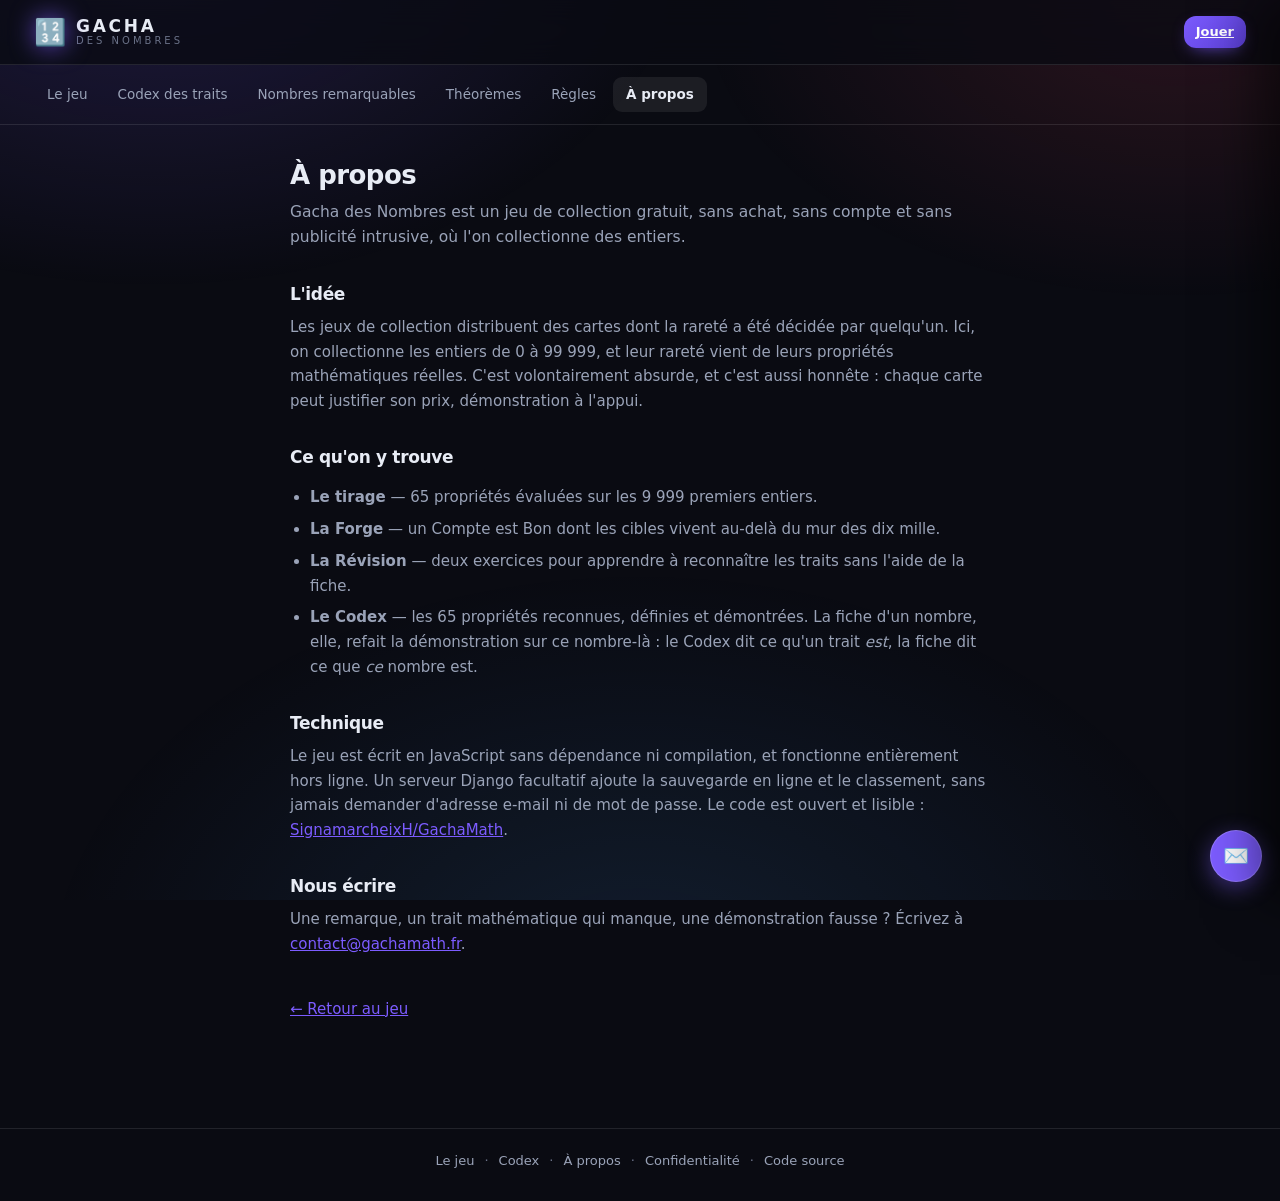
<file: a-propos.html>
<!DOCTYPE html>
<html lang="fr">
<head>
<meta charset="utf-8">
<meta name="viewport" content="width=device-width, initial-scale=1">
<title>À propos — Gacha des Nombres</title>
<meta name="description" content="Un jeu de collection gratuit où l'on collectionne des entiers, et où la rareté d'une carte se démontre au lieu de se décréter.">
<meta property="og:title" content="À propos — Gacha des Nombres">
<meta property="og:description" content="Un jeu de collection gratuit où l'on collectionne des entiers, et où la rareté d'une carte se démontre au lieu de se décréter.">
<meta property="og:type" content="article">
<link rel="stylesheet" href="css/style.css?v=233">
<link rel="icon" href="data:image/svg+xml,<svg xmlns='http://www.w3.org/2000/svg' viewBox='0 0 100 100'><text y='.9em' font-size='90'>🔢</text></svg>">
<!-- AdSense. La balise est posée en dur, et pas seulement injectée par
     js/pub.js, parce que la validation du site par Google se fait sur le HTML
     servi : dépendre du JavaScript pour être vérifié, c'est risquer un refus
     dont la cause serait invisible. pub.js détecte cette balise et n'en
     ajoute pas une seconde. -->
<script async src="https://pagead2.googlesyndication.com/pagead/js/adsbygoogle.js?client=ca-pub-8735036143518614"
        crossorigin="anonymous"></script>
</head>
<body>

<header class="topbar">
  <a class="brand" href="index.html">
    <span class="brandIcon">🔢</span>
    <span class="brandText"><b>GACHA</b><i>DES NOMBRES</i></span>
  </a>
  <a class="btn sm" href="index.html">Jouer</a>
</header>

<nav class="navDoc"><a href="index.html">Le jeu</a><a href="codex.html">Codex des traits</a><a href="nombres.html">Nombres remarquables</a><a href="theoremes.html">Théorèmes</a><a href="regles.html">Règles</a><span class="navOn">À propos</span></nav>

<main class="page">
<h1>À propos</h1>
<p class="chapo">Gacha des Nombres est un jeu de collection gratuit, sans achat, sans compte
et sans publicité intrusive, où l'on collectionne des entiers.</p>

<h2>L'idée</h2>
<p>Les jeux de collection distribuent des cartes dont la rareté a été décidée par quelqu'un.
Ici, on collectionne les entiers de 0 à 99 999, et leur rareté vient de leurs propriétés
mathématiques réelles. C'est volontairement absurde, et c'est aussi honnête : chaque carte
peut justifier son prix, démonstration à l'appui.</p>

<h2>Ce qu'on y trouve</h2>
<ul>
  <li><b>Le tirage</b> — 65 propriétés évaluées sur les 9 999 premiers entiers.</li>
  <li><b>La Forge</b> — un Compte est Bon dont les cibles vivent au-delà du mur des dix mille.</li>
  <li><b>La Révision</b> — deux exercices pour apprendre à reconnaître les traits sans l'aide de la fiche.</li>
  <li><b>Le Codex</b> — les 65 propriétés reconnues, définies et démontrées. La fiche d'un
      nombre, elle, refait la démonstration sur ce nombre-là : le Codex dit ce qu'un trait
      <i>est</i>, la fiche dit ce que <i>ce</i> nombre est.</li>
</ul>

<h2>Technique</h2>
<p>Le jeu est écrit en JavaScript sans dépendance ni compilation, et fonctionne entièrement
hors ligne. Un serveur Django facultatif ajoute la sauvegarde en ligne et le classement, sans
jamais demander d'adresse e-mail ni de mot de passe. Le code est ouvert et lisible :
<a href="https://github.com/SignamarcheixH/GachaMath" rel="noopener" target="_blank">SignamarcheixH/GachaMath</a>.</p>

<h2>Nous écrire</h2>
<p>Une remarque, un trait mathématique qui manque, une démonstration fausse ?
Écrivez à <a href="mailto:contact@gachamath.fr">contact@gachamath.fr</a>.</p>
<p class="retour"><a href="index.html">← Retour au jeu</a></p>
</main>

<div id="pubBas"></div>

<footer class="pied">
  <a href="index.html">Le jeu</a><span>·</span>
  <a href="codex.html">Codex</a><span>·</span>
  <a href="a-propos.html">À propos</a><span>·</span>
  <a href="confidentialite.html">Confidentialité</a><span>·</span>
  <a href="https://github.com/SignamarcheixH/GachaMath" rel="noopener" target="_blank">Code source</a>
</footer>

<script src="js/config.js?v=233"></script>
<script src="js/pub.js?v=233"></script>
<script src="js/doc.js?v=233"></script>
<script src="js/retour.js?v=233"></script>
<script>if (typeof initPub === 'function') initPub();</script>
</body>
</html>
</file>
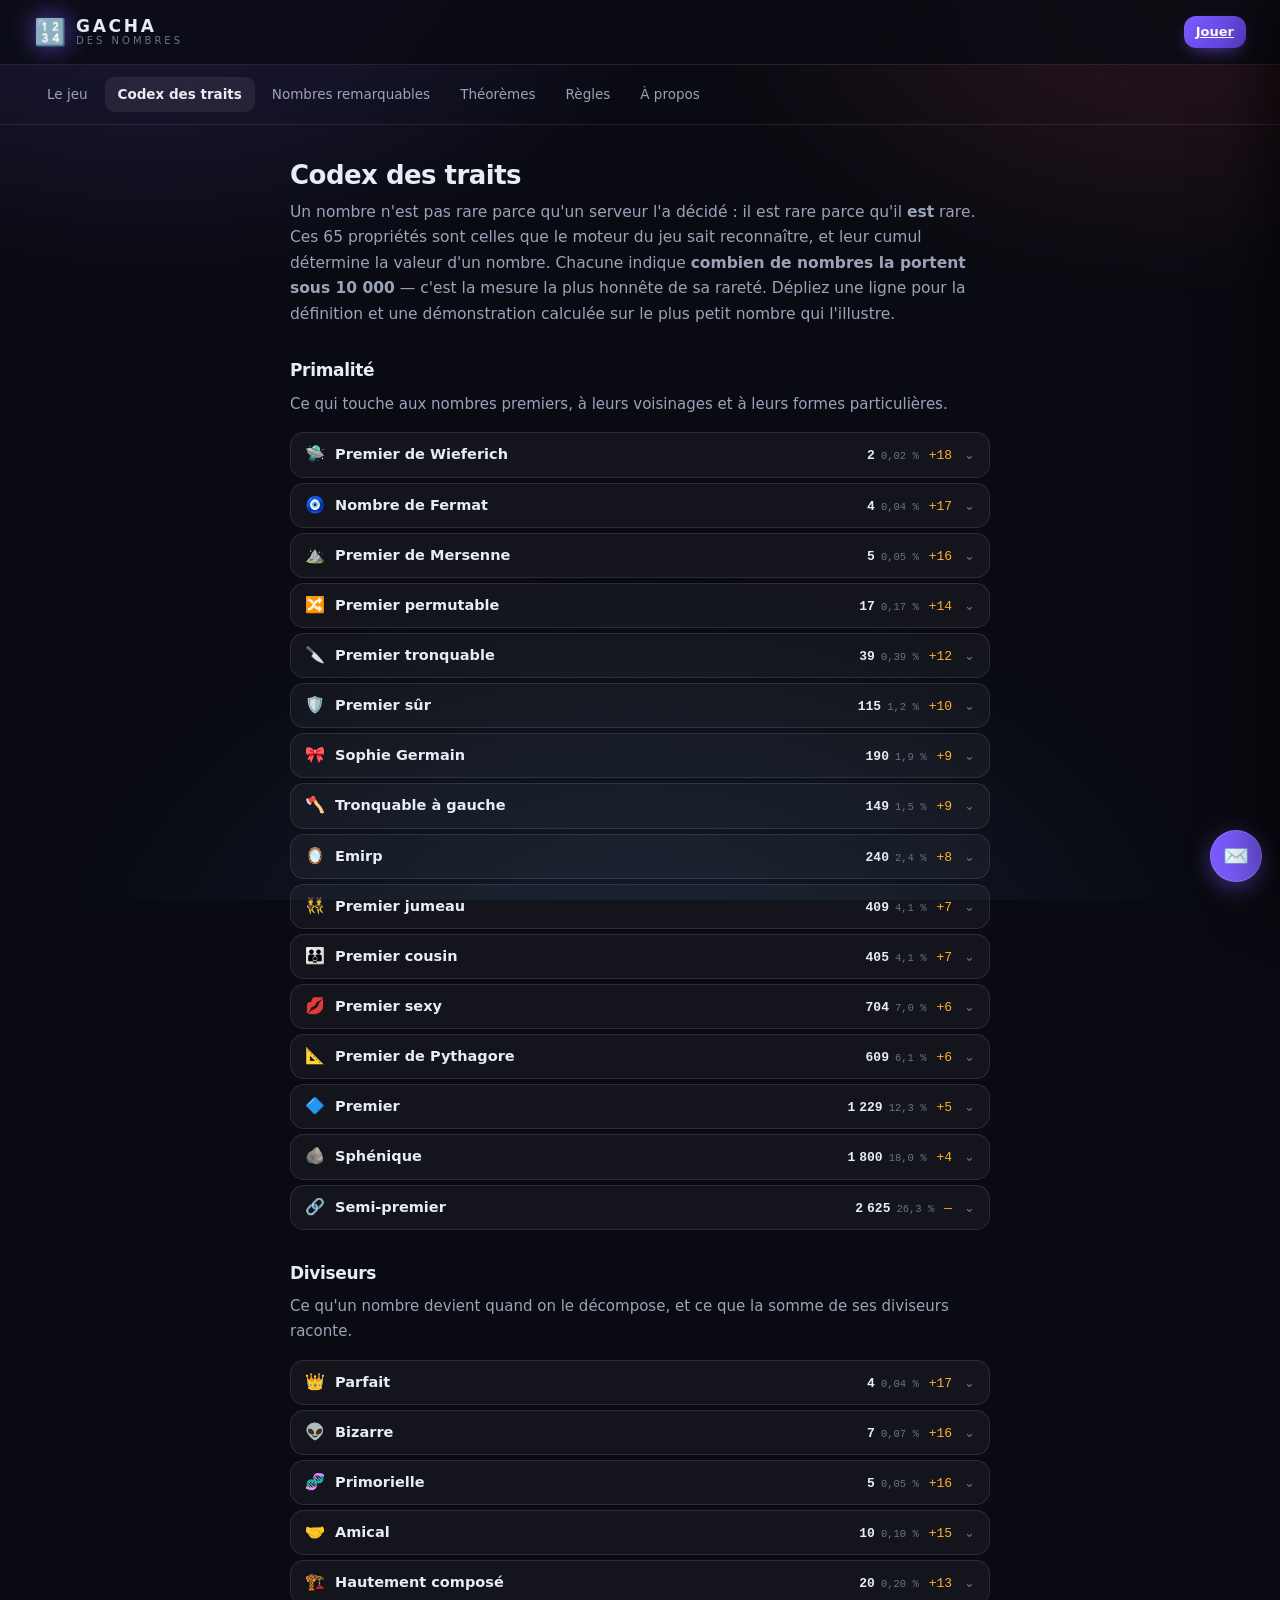
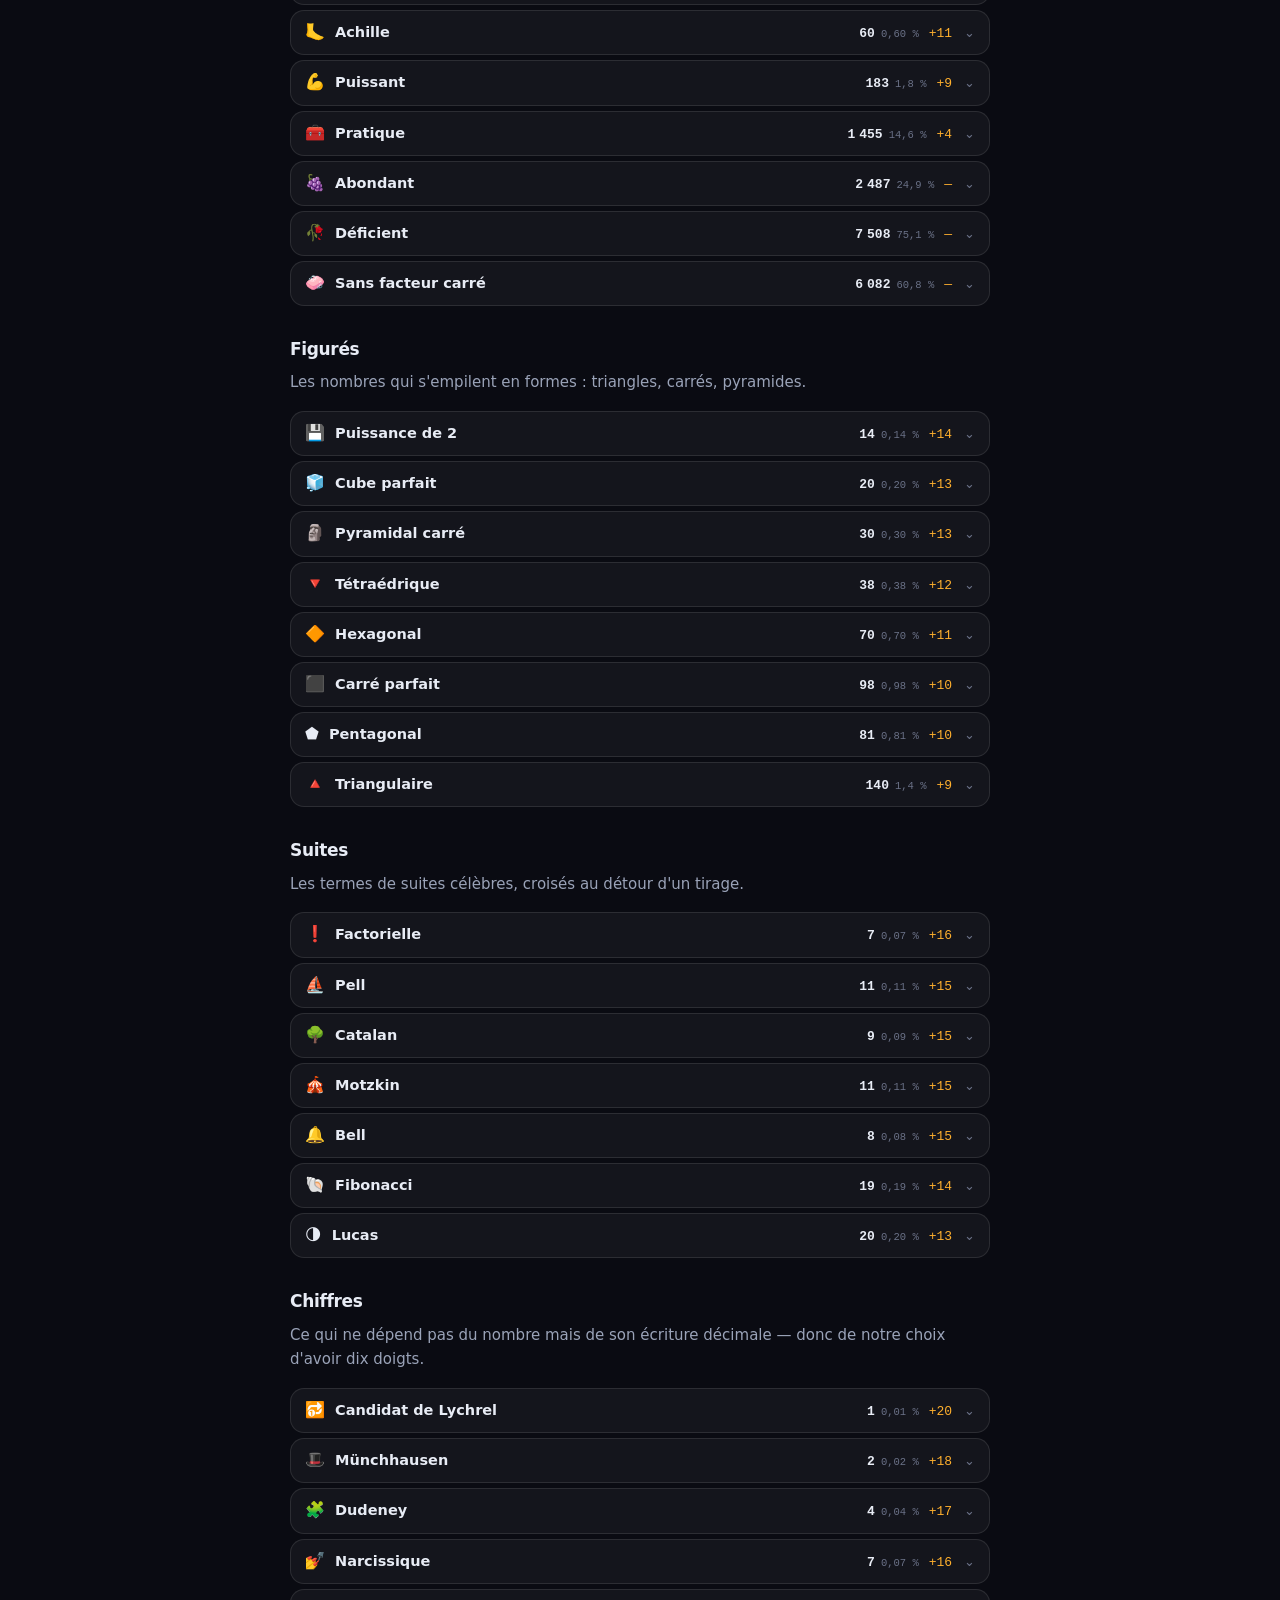
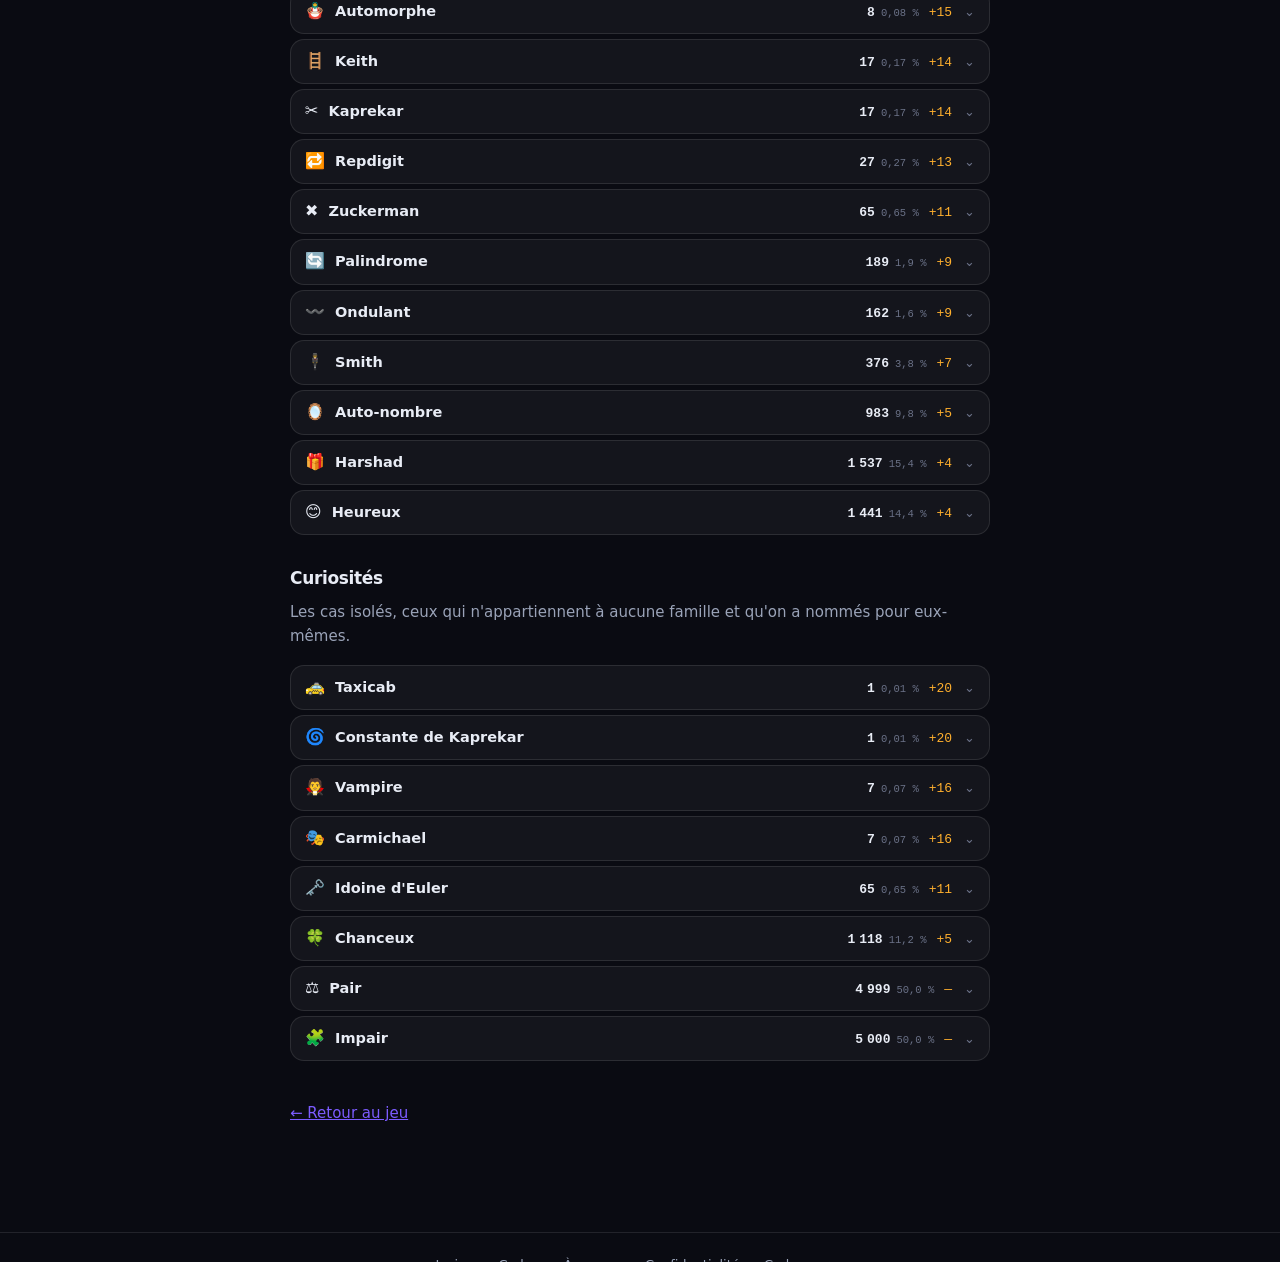
<file: codex.html>
<!DOCTYPE html>
<html lang="fr">
<head>
<meta charset="utf-8">
<meta name="viewport" content="width=device-width, initial-scale=1">
<title>Codex des traits — Gacha des Nombres</title>
<meta name="description" content="Les 65 propriétés mathématiques qui déterminent la rareté d'un nombre : parfait, narcissique, vampire, taxicab, Carmichael… chacune définie et démontrée.">
<meta property="og:title" content="Codex des traits — Gacha des Nombres">
<meta property="og:description" content="Les 65 propriétés mathématiques qui déterminent la rareté d'un nombre : parfait, narcissique, vampire, taxicab, Carmichael… chacune définie et démontrée.">
<meta property="og:type" content="article">
<link rel="stylesheet" href="css/style.css?v=233">
<link rel="icon" href="data:image/svg+xml,<svg xmlns='http://www.w3.org/2000/svg' viewBox='0 0 100 100'><text y='.9em' font-size='90'>🔢</text></svg>">
<!-- AdSense. La balise est posée en dur, et pas seulement injectée par
     js/pub.js, parce que la validation du site par Google se fait sur le HTML
     servi : dépendre du JavaScript pour être vérifié, c'est risquer un refus
     dont la cause serait invisible. pub.js détecte cette balise et n'en
     ajoute pas une seconde. -->
<script async src="https://pagead2.googlesyndication.com/pagead/js/adsbygoogle.js?client=ca-pub-8735036143518614"
        crossorigin="anonymous"></script>
</head>
<body>

<header class="topbar">
  <a class="brand" href="index.html">
    <span class="brandIcon">🔢</span>
    <span class="brandText"><b>GACHA</b><i>DES NOMBRES</i></span>
  </a>
  <a class="btn sm" href="index.html">Jouer</a>
</header>

<nav class="navDoc"><a href="index.html">Le jeu</a><span class="navOn">Codex des traits</span><a href="nombres.html">Nombres remarquables</a><a href="theoremes.html">Théorèmes</a><a href="regles.html">Règles</a><a href="a-propos.html">À propos</a></nav>

<main class="page">
<h1>Codex des traits</h1>
<p class="chapo">Un nombre n'est pas rare parce qu'un serveur l'a décidé : il est rare
parce qu'il <b>est</b> rare. Ces 65 propriétés sont celles que le moteur
du jeu sait reconnaître, et leur cumul détermine la valeur d'un nombre. Chacune indique
<b>combien de nombres la portent sous 10 000</b> — c'est la mesure la plus honnête de sa
rareté. Dépliez une ligne pour la définition et une démonstration calculée sur le plus
petit nombre qui l'illustre.</p>
<h2>Primalité</h2>
<p>Ce qui touche aux nombres premiers, à leurs voisinages et à leurs formes particulières.</p>
<div class="docListe">
  <details class="docTrait">
    <summary>
      <span class="docEmoji">🛸</span>
      <span class="docNom">Premier de Wieferich</span>
      <span class="docCompte"><b>2</b>
    <i>0,02 %</i></span>
      <span class="docPts">+18</span>
    </summary>
    <div class="docCorps">
      <p>Un premier p tel que p² divise 2^(p−1) − 1. On n'en connaît que deux sous 10^17, et l'on ignore s'il en existe une infinité.</p>
      <p class="docPreuve"><b>Exemple.</b> 1093 est premier, et 1093² divise 2^(1093−1) − 1. Seuls 1093 et 3511 réussissent cela sous 10¹⁷.</p>
    </div>
  </details>
  <details class="docTrait">
    <summary>
      <span class="docEmoji">🧿</span>
      <span class="docNom">Nombre de Fermat</span>
      <span class="docCompte"><b>4</b>
    <i>0,04 %</i></span>
      <span class="docPts">+17</span>
    </summary>
    <div class="docCorps">
      <p>De la forme 2^(2^k)+1. Fermat pensait qu'ils étaient tous premiers. Fermat avait tort.</p>
      <p class="docPreuve"><b>Exemple.</b> 3 = 2¹ + 1, et 1 = 2⁰</p>
    </div>
  </details>
  <details class="docTrait">
    <summary>
      <span class="docEmoji">⛰️</span>
      <span class="docNom">Premier de Mersenne</span>
      <span class="docCompte"><b>5</b>
    <i>0,05 %</i></span>
      <span class="docPts">+16</span>
    </summary>
    <div class="docCorps">
      <p>Un premier de la forme 2^p − 1. Aristocratie absolue.</p>
      <p class="docPreuve"><b>Exemple.</b> 3 = 2² − 1, et 2 est premier</p>
    </div>
  </details>
  <details class="docTrait">
    <summary>
      <span class="docEmoji">🔀</span>
      <span class="docNom">Premier permutable</span>
      <span class="docCompte"><b>17</b>
    <i>0,17 %</i></span>
      <span class="docPts">+14</span>
    </summary>
    <div class="docCorps">
      <p>Toutes les permutations de ses chiffres sont premières. 337, 373, 733 : tous premiers.</p>
      <p class="docPreuve"><b>Exemple.</b> 13, 31 — toutes premières</p>
    </div>
  </details>
  <details class="docTrait">
    <summary>
      <span class="docEmoji">🔪</span>
      <span class="docNom">Premier tronquable</span>
      <span class="docCompte"><b>39</b>
    <i>0,39 %</i></span>
      <span class="docPts">+12</span>
    </summary>
    <div class="docCorps">
      <p>Reste premier quand on lui arrache ses chiffres de droite, un par un.</p>
      <p class="docPreuve"><b>Exemple.</b> 23 → 2 — tous premiers</p>
    </div>
  </details>
  <details class="docTrait">
    <summary>
      <span class="docEmoji">🛡️</span>
      <span class="docNom">Premier sûr</span>
      <span class="docCompte"><b>115</b>
    <i>1,2 %</i></span>
      <span class="docPts">+10</span>
    </summary>
    <div class="docCorps">
      <p>Un premier p tel que (p−1)/2 soit premier aussi. Le miroir de Sophie Germain, et la clé de voûte de la cryptographie Diffie-Hellman.</p>
      <p class="docPreuve"><b>Exemple.</b> 5 est premier, et (5 − 1) / 2 = 2 l'est aussi</p>
    </div>
  </details>
  <details class="docTrait">
    <summary>
      <span class="docEmoji">🎀</span>
      <span class="docNom">Sophie Germain</span>
      <span class="docCompte"><b>190</b>
    <i>1,9 %</i></span>
      <span class="docPts">+9</span>
    </summary>
    <div class="docCorps">
      <p>Un premier p tel que 2p+1 est premier aussi. Elle publiait sous un faux nom d'homme pour être lue.</p>
      <p class="docPreuve"><b>Exemple.</b> 2 est premier, et 2 × 2 + 1 = 5 l'est aussi</p>
    </div>
  </details>
  <details class="docTrait">
    <summary>
      <span class="docEmoji">🪓</span>
      <span class="docNom">Tronquable à gauche</span>
      <span class="docCompte"><b>149</b>
    <i>1,5 %</i></span>
      <span class="docPts">+9</span>
    </summary>
    <div class="docCorps">
      <p>Reste premier quand on lui arrache ses chiffres de gauche, un par un.</p>
      <p class="docPreuve"><b>Exemple.</b> 13 → 3 — tous premiers</p>
    </div>
  </details>
  <details class="docTrait">
    <summary>
      <span class="docEmoji">🪞</span>
      <span class="docNom">Emirp</span>
      <span class="docCompte"><b>240</b>
    <i>2,4 %</i></span>
      <span class="docPts">+8</span>
    </summary>
    <div class="docCorps">
      <p>Premier à l'endroit, premier à l'envers, et pas le même. (« prime » retourné.)</p>
      <p class="docPreuve"><b>Exemple.</b> 13 et 31 sont premiers tous les deux</p>
    </div>
  </details>
  <details class="docTrait">
    <summary>
      <span class="docEmoji">👯</span>
      <span class="docNom">Premier jumeau</span>
      <span class="docCompte"><b>409</b>
    <i>4,1 %</i></span>
      <span class="docPts">+7</span>
    </summary>
    <div class="docCorps">
      <p>Un premier à distance 2 d'un autre premier. On ignore encore s'il y en a une infinité.</p>
      <p class="docPreuve"><b>Exemple.</b> 3 et 5 sont premiers, à 2 d'écart</p>
    </div>
  </details>
  <details class="docTrait">
    <summary>
      <span class="docEmoji">👪</span>
      <span class="docNom">Premier cousin</span>
      <span class="docCompte"><b>405</b>
    <i>4,1 %</i></span>
      <span class="docPts">+7</span>
    </summary>
    <div class="docCorps">
      <p>Un premier à distance 4 d'un autre premier. Entre les jumeaux (2) et les sexy (6), il fallait bien quelqu'un.</p>
      <p class="docPreuve"><b>Exemple.</b> 3 et 7 sont premiers, à 4 d'écart</p>
    </div>
  </details>
  <details class="docTrait">
    <summary>
      <span class="docEmoji">💋</span>
      <span class="docNom">Premier sexy</span>
      <span class="docCompte"><b>704</b>
    <i>7,0 %</i></span>
      <span class="docPts">+6</span>
    </summary>
    <div class="docCorps">
      <p>Vrai terme mathématique, désolé. Deux premiers séparés par 6 — « sex » signifie six en latin.</p>
      <p class="docPreuve"><b>Exemple.</b> 5 et 11 sont premiers, à 6 d'écart</p>
    </div>
  </details>
  <details class="docTrait">
    <summary>
      <span class="docEmoji">📐</span>
      <span class="docNom">Premier de Pythagore</span>
      <span class="docCompte"><b>609</b>
    <i>6,1 %</i></span>
      <span class="docPts">+6</span>
    </summary>
    <div class="docCorps">
      <p>Un premier de la forme 4k+1. Fermat a montré qu'ils sont exactement ceux qui s'écrivent comme somme de deux carrés.</p>
      <p class="docPreuve"><b>Exemple.</b> 5 = 4 × 1 + 1, et 5 = 1² + 2²</p>
    </div>
  </details>
  <details class="docTrait">
    <summary>
      <span class="docEmoji">🔷</span>
      <span class="docNom">Premier</span>
      <span class="docCompte"><b>1 229</b>
    <i>12,3 %</i></span>
      <span class="docPts">+5</span>
    </summary>
    <div class="docCorps">
      <p>Indivisible. Une brique de l'univers.</p>
      <p class="docPreuve"><b>Exemple.</b> 2 n'est divisible que par 1 et par 2. Rien d'autre ne le découpe.</p>
    </div>
  </details>
  <details class="docTrait">
    <summary>
      <span class="docEmoji">🪨</span>
      <span class="docNom">Sphénique</span>
      <span class="docCompte"><b>1 800</b>
    <i>18,0 %</i></span>
      <span class="docPts">+4</span>
    </summary>
    <div class="docCorps">
      <p>Produit d'exactement trois premiers distincts.</p>
      <p class="docPreuve"><b>Exemple.</b> 30 = 2 × 3 × 5 — trois premiers, tous différents</p>
    </div>
  </details>
  <details class="docTrait">
    <summary>
      <span class="docEmoji">🔗</span>
      <span class="docNom">Semi-premier</span>
      <span class="docCompte"><b>2 625</b>
    <i>26,3 %</i></span>
      <span class="docPts">—</span>
    </summary>
    <div class="docCorps">
      <p>Produit de deux premiers, exactement. Toute la cryptographie tient là-dessus.</p>
      <p class="docPreuve"><b>Exemple.</b> 4 = 2 × 2</p>
    </div>
  </details>
</div>

<h2>Diviseurs</h2>
<p>Ce qu'un nombre devient quand on le décompose, et ce que la somme de ses diviseurs raconte.</p>
<div class="docListe">
  <details class="docTrait">
    <summary>
      <span class="docEmoji">👑</span>
      <span class="docNom">Parfait</span>
      <span class="docCompte"><b>4</b>
    <i>0,04 %</i></span>
      <span class="docPts">+17</span>
    </summary>
    <div class="docCorps">
      <p>Égal à la somme de ses diviseurs propres. Il n'en existe que quatre sous 10 000.</p>
      <p class="docPreuve"><b>Exemple.</b> 6 = 1 + 2 + 3</p>
    </div>
  </details>
  <details class="docTrait">
    <summary>
      <span class="docEmoji">👽</span>
      <span class="docNom">Bizarre</span>
      <span class="docCompte"><b>7</b>
    <i>0,07 %</i></span>
      <span class="docPts">+16</span>
    </summary>
    <div class="docCorps">
      <p>Abondant, mais jamais somme exacte d'un sous-ensemble de ses diviseurs. Le premier est 70. Personne ne sait s'il en existe d'impairs.</p>
      <p class="docPreuve"><b>Exemple.</b> Ses diviseurs propres totalisent 74, donc plus que 70 — pourtant aucune de leurs combinaisons ne fait exactement 70.</p>
    </div>
  </details>
  <details class="docTrait">
    <summary>
      <span class="docEmoji">🧬</span>
      <span class="docNom">Primorielle</span>
      <span class="docCompte"><b>5</b>
    <i>0,05 %</i></span>
      <span class="docPts">+16</span>
    </summary>
    <div class="docCorps">
      <p>Produit de tous les premiers consécutifs à partir de 2.</p>
      <p class="docPreuve"><b>Exemple.</b> 2 = 2 (tous les premiers jusqu'à 2)</p>
    </div>
  </details>
  <details class="docTrait">
    <summary>
      <span class="docEmoji">🤝</span>
      <span class="docNom">Amical</span>
      <span class="docCompte"><b>10</b>
    <i>0,10 %</i></span>
      <span class="docPts">+15</span>
    </summary>
    <div class="docCorps">
      <p>Il a une âme sœur : chacun est la somme des diviseurs propres de l'autre.</p>
      <p class="docPreuve"><b>Exemple.</b> diviseurs propres de 220 → 284, et diviseurs propres de 284 → 220</p>
    </div>
  </details>
  <details class="docTrait">
    <summary>
      <span class="docEmoji">🏗️</span>
      <span class="docNom">Hautement composé</span>
      <span class="docCompte"><b>20</b>
    <i>0,20 %</i></span>
      <span class="docPts">+13</span>
    </summary>
    <div class="docCorps">
      <p>Il a plus de diviseurs que tout nombre plus petit que lui. Un carrefour.</p>
      <p class="docPreuve"><b>Exemple.</b> 2 possède 2 diviseurs. Aucun entier plus petit que lui n'en a autant.</p>
    </div>
  </details>
  <details class="docTrait">
    <summary>
      <span class="docEmoji">🦶</span>
      <span class="docNom">Achille</span>
      <span class="docCompte"><b>60</b>
    <i>0,60 %</i></span>
      <span class="docPts">+11</span>
    </summary>
    <div class="docCorps">
      <p>Puissant sans être une puissance : chaque facteur premier y est au carré au moins, et pourtant il n'est ni carré, ni cube, ni rien. Fort mais vulnérable.</p>
      <p class="docPreuve"><b>Exemple.</b> 72 = 2³ × 3² — tous les exposants valent 2 ou plus, et pourtant 72 n'est aucune puissance exacte</p>
    </div>
  </details>
  <details class="docTrait">
    <summary>
      <span class="docEmoji">💪</span>
      <span class="docNom">Puissant</span>
      <span class="docCompte"><b>183</b>
    <i>1,8 %</i></span>
      <span class="docPts">+9</span>
    </summary>
    <div class="docCorps">
      <p>Si un premier le divise, son carré le divise aussi. Aucun facteur ne s'y promène seul.</p>
      <p class="docPreuve"><b>Exemple.</b> 4 = 2² — aucun exposant ne vaut 1</p>
    </div>
  </details>
  <details class="docTrait">
    <summary>
      <span class="docEmoji">🧰</span>
      <span class="docNom">Pratique</span>
      <span class="docCompte"><b>1 455</b>
    <i>14,6 %</i></span>
      <span class="docPts">+4</span>
    </summary>
    <div class="docCorps">
      <p>Tout entier plus petit que lui s'écrit comme une somme de ses diviseurs. Fibonacci s'en servait pour décomposer les fractions.</p>
      <p class="docPreuve"><b>Exemple.</b> Tout entier de 1 à 1 s'écrit comme une somme de diviseurs distincts de 2, qui en compte 2.</p>
    </div>
  </details>
  <details class="docTrait">
    <summary>
      <span class="docEmoji">🍇</span>
      <span class="docNom">Abondant</span>
      <span class="docCompte"><b>2 487</b>
    <i>24,9 %</i></span>
      <span class="docPts">—</span>
    </summary>
    <div class="docCorps">
      <p>Ses diviseurs propres dépassent sa propre valeur. Gourmand.</p>
      <p class="docPreuve"><b>Exemple.</b> 1 + 2 + 3 + 4 + 6 = 16 &gt; 12</p>
    </div>
  </details>
  <details class="docTrait">
    <summary>
      <span class="docEmoji">🥀</span>
      <span class="docNom">Déficient</span>
      <span class="docCompte"><b>7 508</b>
    <i>75,1 %</i></span>
      <span class="docPts">—</span>
    </summary>
    <div class="docCorps">
      <p>Ses diviseurs propres ne suffisent pas à l'atteindre. La majorité silencieuse.</p>
      <p class="docPreuve"><b>Exemple.</b> Un premier n'a qu'un seul diviseur propre — 1 — et 1 est très loin de 2. Les premiers sont les plus déficients de tous.</p>
    </div>
  </details>
  <details class="docTrait">
    <summary>
      <span class="docEmoji">🧼</span>
      <span class="docNom">Sans facteur carré</span>
      <span class="docCompte"><b>6 082</b>
    <i>60,8 %</i></span>
      <span class="docPts">—</span>
    </summary>
    <div class="docCorps">
      <p>Aucun carré ne le divise. Trois nombres sur cinq sont dans ce cas.</p>
      <p class="docPreuve"><b>Exemple.</b> 2 = 2 — aucun facteur répété</p>
    </div>
  </details>
</div>

<h2>Figurés</h2>
<p>Les nombres qui s'empilent en formes : triangles, carrés, pyramides.</p>
<div class="docListe">
  <details class="docTrait">
    <summary>
      <span class="docEmoji">💾</span>
      <span class="docNom">Puissance de 2</span>
      <span class="docCompte"><b>14</b>
    <i>0,14 %</i></span>
      <span class="docPts">+14</span>
    </summary>
    <div class="docCorps">
      <p>La monnaie officielle des ordinateurs.</p>
      <p class="docPreuve"><b>Exemple.</b> 2 = 2¹</p>
    </div>
  </details>
  <details class="docTrait">
    <summary>
      <span class="docEmoji">🧊</span>
      <span class="docNom">Cube parfait</span>
      <span class="docCompte"><b>20</b>
    <i>0,20 %</i></span>
      <span class="docPts">+13</span>
    </summary>
    <div class="docCorps">
      <p>Un entier au cube. Solide.</p>
      <p class="docPreuve"><b>Exemple.</b> 8 = 2³</p>
    </div>
  </details>
  <details class="docTrait">
    <summary>
      <span class="docEmoji">🗿</span>
      <span class="docNom">Pyramidal carré</span>
      <span class="docCompte"><b>30</b>
    <i>0,30 %</i></span>
      <span class="docPts">+13</span>
    </summary>
    <div class="docCorps">
      <p>Un empilement de carrés. 4900 est le seul, hormis 1, à être lui-même un carré — le fameux problème des boulets de canon.</p>
      <p class="docPreuve"><b>Exemple.</b> 5 = 1² + 2² + … + 2²</p>
    </div>
  </details>
  <details class="docTrait">
    <summary>
      <span class="docEmoji">🔻</span>
      <span class="docNom">Tétraédrique</span>
      <span class="docCompte"><b>38</b>
    <i>0,38 %</i></span>
      <span class="docPts">+12</span>
    </summary>
    <div class="docCorps">
      <p>Un empilement de triangles. La version en volume des nombres triangulaires.</p>
      <p class="docPreuve"><b>Exemple.</b> 4 = 1 + 3 + 6 + … (2 étages triangulaires)</p>
    </div>
  </details>
  <details class="docTrait">
    <summary>
      <span class="docEmoji">🔶</span>
      <span class="docNom">Hexagonal</span>
      <span class="docCompte"><b>70</b>
    <i>0,70 %</i></span>
      <span class="docPts">+11</span>
    </summary>
    <div class="docCorps">
      <p>On peut l'empiler en hexagone. Tout hexagonal est aussi triangulaire.</p>
      <p class="docPreuve"><b>Exemple.</b> 6 = 2 × (2 × 2 − 1)</p>
    </div>
  </details>
  <details class="docTrait">
    <summary>
      <span class="docEmoji">⬛</span>
      <span class="docNom">Carré parfait</span>
      <span class="docCompte"><b>98</b>
    <i>0,98 %</i></span>
      <span class="docPts">+10</span>
    </summary>
    <div class="docCorps">
      <p>Un entier au carré. Rassurant.</p>
      <p class="docPreuve"><b>Exemple.</b> 4 = 2²</p>
    </div>
  </details>
  <details class="docTrait">
    <summary>
      <span class="docEmoji">⬟</span>
      <span class="docNom">Pentagonal</span>
      <span class="docCompte"><b>81</b>
    <i>0,81 %</i></span>
      <span class="docPts">+10</span>
    </summary>
    <div class="docCorps">
      <p>Même idée, mais en pentagone.</p>
      <p class="docPreuve"><b>Exemple.</b> 5 = 2 × (3 × 2 − 1) / 2</p>
    </div>
  </details>
  <details class="docTrait">
    <summary>
      <span class="docEmoji">🔺</span>
      <span class="docNom">Triangulaire</span>
      <span class="docCompte"><b>140</b>
    <i>1,4 %</i></span>
      <span class="docPts">+9</span>
    </summary>
    <div class="docCorps">
      <p>On peut l'empiler en triangle. 1, 3, 6, 10, 15…</p>
      <p class="docPreuve"><b>Exemple.</b> 3 = 1 + 2</p>
    </div>
  </details>
</div>

<h2>Suites</h2>
<p>Les termes de suites célèbres, croisés au détour d'un tirage.</p>
<div class="docListe">
  <details class="docTrait">
    <summary>
      <span class="docEmoji">❗</span>
      <span class="docNom">Factorielle</span>
      <span class="docCompte"><b>7</b>
    <i>0,07 %</i></span>
      <span class="docPts">+16</span>
    </summary>
    <div class="docCorps">
      <p>Le produit de tous les entiers jusqu'à un certain point. Croît de façon indécente.</p>
      <p class="docPreuve"><b>Exemple.</b> 2 = 2! = 1 × 2</p>
    </div>
  </details>
  <details class="docTrait">
    <summary>
      <span class="docEmoji">⛵</span>
      <span class="docNom">Pell</span>
      <span class="docCompte"><b>11</b>
    <i>0,11 %</i></span>
      <span class="docPts">+15</span>
    </summary>
    <div class="docCorps">
      <p>Chaque terme vaut deux fois le précédent plus celui d'avant. Ses rapports approchent la racine de deux.</p>
      <p class="docPreuve"><b>Exemple.</b> Terme initial de la suite.</p>
    </div>
  </details>
  <details class="docTrait">
    <summary>
      <span class="docEmoji">🌳</span>
      <span class="docNom">Catalan</span>
      <span class="docCompte"><b>9</b>
    <i>0,09 %</i></span>
      <span class="docPts">+15</span>
    </summary>
    <div class="docCorps">
      <p>Compte les façons de parenthéser, trianguler, arboriser. Il surgit partout en combinatoire.</p>
      <p class="docPreuve"><b>Exemple.</b> 2 = C₂</p>
    </div>
  </details>
  <details class="docTrait">
    <summary>
      <span class="docEmoji">🎪</span>
      <span class="docNom">Motzkin</span>
      <span class="docCompte"><b>11</b>
    <i>0,11 %</i></span>
      <span class="docPts">+15</span>
    </summary>
    <div class="docCorps">
      <p>Compte les façons de relier des points sur un cercle par des cordes qui ne se croisent pas. Le cousin discret de Catalan.</p>
      <p class="docPreuve"><b>Exemple.</b> 2 compte les façons de tracer des cordes qui ne se croisent pas entre des points d'un cercle.</p>
    </div>
  </details>
  <details class="docTrait">
    <summary>
      <span class="docEmoji">🔔</span>
      <span class="docNom">Bell</span>
      <span class="docCompte"><b>8</b>
    <i>0,08 %</i></span>
      <span class="docPts">+15</span>
    </summary>
    <div class="docCorps">
      <p>Compte les façons de partitionner un ensemble. 5 objets se rangent de 52 manières.</p>
      <p class="docPreuve"><b>Exemple.</b> 2 compte les façons de répartir 2 objets en groupes, sans en laisser aucun dehors.</p>
    </div>
  </details>
  <details class="docTrait">
    <summary>
      <span class="docEmoji">🐚</span>
      <span class="docNom">Fibonacci</span>
      <span class="docCompte"><b>19</b>
    <i>0,19 %</i></span>
      <span class="docPts">+14</span>
    </summary>
    <div class="docCorps">
      <p>La somme des deux précédents. Les lapins, les tournesols, les spirales.</p>
      <p class="docPreuve"><b>Exemple.</b> 2 = 1 + 1</p>
    </div>
  </details>
  <details class="docTrait">
    <summary>
      <span class="docEmoji">🌗</span>
      <span class="docNom">Lucas</span>
      <span class="docCompte"><b>20</b>
    <i>0,20 %</i></span>
      <span class="docPts">+13</span>
    </summary>
    <div class="docCorps">
      <p>Le cousin discret de Fibonacci : même règle, autre départ.</p>
      <p class="docPreuve"><b>Exemple.</b> Terme initial de la suite (elle démarre sur 2, 1).</p>
    </div>
  </details>
</div>

<h2>Chiffres</h2>
<p>Ce qui ne dépend pas du nombre mais de son écriture décimale — donc de notre choix d'avoir dix doigts.</p>
<div class="docListe">
  <details class="docTrait">
    <summary>
      <span class="docEmoji">🔂</span>
      <span class="docNom">Candidat de Lychrel</span>
      <span class="docCompte"><b>1</b>
    <i>0,01 %</i></span>
      <span class="docPts">+20</span>
    </summary>
    <div class="docCorps">
      <p>Ajoutez-lui son miroir, recommencez : tout le monde finit palindrome, sauf lui. Plus d'un milliard d'itérations n'ont rien donné, et personne n'a su le démontrer.</p>
      <p class="docPreuve"><b>Exemple.</b> 196 → 887 → 1675 → 7436 → 13783 → … : plus d'un milliard d'étapes, toujours pas de palindrome</p>
    </div>
  </details>
  <details class="docTrait">
    <summary>
      <span class="docEmoji">🎩</span>
      <span class="docNom">Münchhausen</span>
      <span class="docCompte"><b>2</b>
    <i>0,02 %</i></span>
      <span class="docPts">+18</span>
    </summary>
    <div class="docCorps">
      <p>Égal à la somme de ses chiffres élevés à eux-mêmes. Comme le baron, il se soulève par ses propres bottes. Il n'en existe que deux.</p>
      <p class="docPreuve"><b>Exemple.</b> 3435 = 3³ + 4⁴ + 3³ + 5⁵</p>
    </div>
  </details>
  <details class="docTrait">
    <summary>
      <span class="docEmoji">🧩</span>
      <span class="docNom">Dudeney</span>
      <span class="docCompte"><b>4</b>
    <i>0,04 %</i></span>
      <span class="docPts">+17</span>
    </summary>
    <div class="docCorps">
      <p>Cube de la somme de ses propres chiffres. Six exemplaires connus, tous sous 20 000.</p>
      <p class="docPreuve"><b>Exemple.</b> 5 + 1 + 2 = 8, et 8³ = 512</p>
    </div>
  </details>
  <details class="docTrait">
    <summary>
      <span class="docEmoji">💅</span>
      <span class="docNom">Narcissique</span>
      <span class="docCompte"><b>7</b>
    <i>0,07 %</i></span>
      <span class="docPts">+16</span>
    </summary>
    <div class="docCorps">
      <p>Égal à la somme de ses chiffres élevés à la puissance de leur nombre. Il se suffit à lui-même.</p>
      <p class="docPreuve"><b>Exemple.</b> 153 = 1³ + 5³ + 3³</p>
    </div>
  </details>
  <details class="docTrait">
    <summary>
      <span class="docEmoji">🪆</span>
      <span class="docNom">Automorphe</span>
      <span class="docCompte"><b>8</b>
    <i>0,08 %</i></span>
      <span class="docPts">+15</span>
    </summary>
    <div class="docCorps">
      <p>Son carré se termine par lui-même. 76² = 5776.</p>
      <p class="docPreuve"><b>Exemple.</b> 5² = 25, qui se termine par 5</p>
    </div>
  </details>
  <details class="docTrait">
    <summary>
      <span class="docEmoji">🪜</span>
      <span class="docNom">Keith</span>
      <span class="docCompte"><b>17</b>
    <i>0,17 %</i></span>
      <span class="docPts">+14</span>
    </summary>
    <div class="docCorps">
      <p>Amorcez une suite de Fibonacci avec ses chiffres : elle retombe exactement sur lui.</p>
      <p class="docPreuve"><b>Exemple.</b> 1 → 4 → 5 → 9 → 14 — la suite part de ses chiffres et retombe sur 14</p>
    </div>
  </details>
  <details class="docTrait">
    <summary>
      <span class="docEmoji">✂️</span>
      <span class="docNom">Kaprekar</span>
      <span class="docCompte"><b>17</b>
    <i>0,17 %</i></span>
      <span class="docPts">+14</span>
    </summary>
    <div class="docCorps">
      <p>Son carré peut être coupé en deux morceaux qui, additionnés, le reforment. 45² = 2025, 20 + 25 = 45.</p>
      <p class="docPreuve"><b>Exemple.</b> 9² = 81, et 8 + 1 = 9</p>
    </div>
  </details>
  <details class="docTrait">
    <summary>
      <span class="docEmoji">🔁</span>
      <span class="docNom">Repdigit</span>
      <span class="docCompte"><b>27</b>
    <i>0,27 %</i></span>
      <span class="docPts">+13</span>
    </summary>
    <div class="docCorps">
      <p>Le même chiffre, encore et encore. Hypnotique.</p>
      <p class="docPreuve"><b>Exemple.</b> Le chiffre 1 répété 2 fois.</p>
    </div>
  </details>
  <details class="docTrait">
    <summary>
      <span class="docEmoji">✖️</span>
      <span class="docNom">Zuckerman</span>
      <span class="docCompte"><b>65</b>
    <i>0,65 %</i></span>
      <span class="docPts">+11</span>
    </summary>
    <div class="docCorps">
      <p>Divisible par le produit de ses propres chiffres.</p>
      <p class="docPreuve"><b>Exemple.</b> 1 × 1 = 1, et 11 = 1 × 11</p>
    </div>
  </details>
  <details class="docTrait">
    <summary>
      <span class="docEmoji">🔄</span>
      <span class="docNom">Palindrome</span>
      <span class="docCompte"><b>189</b>
    <i>1,9 %</i></span>
      <span class="docPts">+9</span>
    </summary>
    <div class="docCorps">
      <p>Se lit pareil dans les deux sens.</p>
      <p class="docPreuve"><b>Exemple.</b> 11 se lit 11 dans l'autre sens.</p>
    </div>
  </details>
  <details class="docTrait">
    <summary>
      <span class="docEmoji">〰️</span>
      <span class="docNom">Ondulant</span>
      <span class="docCompte"><b>162</b>
    <i>1,6 %</i></span>
      <span class="docPts">+9</span>
    </summary>
    <div class="docCorps">
      <p>Deux chiffres qui alternent sans fin. 1717, 2020, 45454.</p>
      <p class="docPreuve"><b>Exemple.</b> 1 et 0 alternent sur 3 chiffres.</p>
    </div>
  </details>
  <details class="docTrait">
    <summary>
      <span class="docEmoji">🕴️</span>
      <span class="docNom">Smith</span>
      <span class="docCompte"><b>376</b>
    <i>3,8 %</i></span>
      <span class="docPts">+7</span>
    </summary>
    <div class="docCorps">
      <p>La somme de ses chiffres égale celle des chiffres de ses facteurs premiers.</p>
      <p class="docPreuve"><b>Exemple.</b> 4 = 4 — et 4 = 2 × 2, dont les chiffres font 2 + 2 = 4</p>
    </div>
  </details>
  <details class="docTrait">
    <summary>
      <span class="docEmoji">🪞</span>
      <span class="docNom">Auto-nombre</span>
      <span class="docCompte"><b>983</b>
    <i>9,8 %</i></span>
      <span class="docPts">+5</span>
    </summary>
    <div class="docCorps">
      <p>Aucun nombre, augmenté de la somme de ses chiffres, ne le produit. Il n'a pas de générateur : il ne descend de personne.</p>
      <p class="docPreuve"><b>Exemple.</b> Aucun entier augmenté de la somme de ses chiffres ne donne 3 : il n'a pas de générateur.</p>
    </div>
  </details>
  <details class="docTrait">
    <summary>
      <span class="docEmoji">🎁</span>
      <span class="docNom">Harshad</span>
      <span class="docCompte"><b>1 537</b>
    <i>15,4 %</i></span>
      <span class="docPts">+4</span>
    </summary>
    <div class="docCorps">
      <p>Divisible par la somme de ses propres chiffres. « Joie » en sanskrit.</p>
      <p class="docPreuve"><b>Exemple.</b> À un seul chiffre, la somme vaut le nombre lui-même : 2 se divise par 2. Tous les chiffres sont Harshad, c'est le seul cas gratuit.</p>
    </div>
  </details>
  <details class="docTrait">
    <summary>
      <span class="docEmoji">😊</span>
      <span class="docNom">Heureux</span>
      <span class="docCompte"><b>1 441</b>
    <i>14,4 %</i></span>
      <span class="docPts">+4</span>
    </summary>
    <div class="docCorps">
      <p>Additionnez le carré de ses chiffres, recommencez : vous finissez sur 1. Sinon vous bouclez à jamais sur 4.</p>
      <p class="docPreuve"><b>Exemple.</b> 7 → 49 → 97 → 130 → 10 → 1 (somme des carrés des chiffres, jusqu'à tomber sur 1)</p>
    </div>
  </details>
</div>

<h2>Curiosités</h2>
<p>Les cas isolés, ceux qui n'appartiennent à aucune famille et qu'on a nommés pour eux-mêmes.</p>
<div class="docListe">
  <details class="docTrait">
    <summary>
      <span class="docEmoji">🚕</span>
      <span class="docNom">Taxicab</span>
      <span class="docCompte"><b>1</b>
    <i>0,01 %</i></span>
      <span class="docPts">+20</span>
    </summary>
    <div class="docCorps">
      <p>Le plus petit nombre exprimable de deux façons comme somme de deux cubes. Ramanujan l'a sorti depuis un lit d'hôpital, en parlant d'un taxi.</p>
      <p class="docPreuve"><b>Exemple.</b> 1729 = 1³ + 12³ = 9³ + 10³</p>
    </div>
  </details>
  <details class="docTrait">
    <summary>
      <span class="docEmoji">🌀</span>
      <span class="docNom">Constante de Kaprekar</span>
      <span class="docCompte"><b>1</b>
    <i>0,01 %</i></span>
      <span class="docPts">+20</span>
    </summary>
    <div class="docCorps">
      <p>Presque tout nombre à quatre chiffres finit ici si on le triture assez longtemps. Un trou noir arithmétique.</p>
      <p class="docPreuve"><b>Exemple.</b> 7641 − 1467 = 6174 (chiffres triés en décroissant moins croissant : 6174 se redonne lui-même)</p>
    </div>
  </details>
  <details class="docTrait">
    <summary>
      <span class="docEmoji">🧛</span>
      <span class="docNom">Vampire</span>
      <span class="docCompte"><b>7</b>
    <i>0,07 %</i></span>
      <span class="docPts">+16</span>
    </summary>
    <div class="docCorps">
      <p>Produit de deux « crocs » formés de ses propres chiffres. 1260 = 21 × 60.</p>
      <p class="docPreuve"><b>Exemple.</b> 1260 = 21 × 60 — les chiffres des deux facteurs sont exactement ceux de 1260</p>
    </div>
  </details>
  <details class="docTrait">
    <summary>
      <span class="docEmoji">🎭</span>
      <span class="docNom">Carmichael</span>
      <span class="docCompte"><b>7</b>
    <i>0,07 %</i></span>
      <span class="docPts">+16</span>
    </summary>
    <div class="docCorps">
      <p>Composé, mais il réussit le test de primalité de Fermat pour toute base. Un menteur absolu — 1729 en fait partie.</p>
      <p class="docPreuve"><b>Exemple.</b> 561 = 3 × 11 × 17 — composé, et pourtant a^561 ≡ a pour tout a. Un faux premier parfait.</p>
    </div>
  </details>
  <details class="docTrait">
    <summary>
      <span class="docEmoji">🗝️</span>
      <span class="docNom">Idoine d'Euler</span>
      <span class="docCompte"><b>65</b>
    <i>0,65 %</i></span>
      <span class="docPts">+11</span>
    </summary>
    <div class="docCorps">
      <p>Euler s'en servait pour repérer les grands premiers. Il en a trouvé 65 et personne n'en a jamais trouvé un 66ᵉ.</p>
      <p class="docPreuve"><b>Exemple.</b> 2 fait partie des 65 nombres idoines d'Euler. Il n'y en a probablement pas d'autre, mais nul ne l'a démontré.</p>
    </div>
  </details>
  <details class="docTrait">
    <summary>
      <span class="docEmoji">🍀</span>
      <span class="docNom">Chanceux</span>
      <span class="docCompte"><b>1 118</b>
    <i>11,2 %</i></span>
      <span class="docPts">+5</span>
    </summary>
    <div class="docCorps">
      <p>Survivant d'un crible qui raye un nombre sur deux, puis un sur trois, et ainsi de suite. Il en reste à peu près autant que de premiers.</p>
      <p class="docPreuve"><b>Exemple.</b> 3 a survécu au crible : on raye un nombre sur deux, puis un sur trois parmi les restants, puis un sur sept, et ainsi de suite.</p>
    </div>
  </details>
  <details class="docTrait">
    <summary>
      <span class="docEmoji">⚖️</span>
      <span class="docNom">Pair</span>
      <span class="docCompte"><b>4 999</b>
    <i>50,0 %</i></span>
      <span class="docPts">—</span>
    </summary>
    <div class="docCorps">
      <p>Divisible par 2. Sans histoires.</p>
      <p class="docPreuve"><b>Exemple.</b> 2 = 2 × 1</p>
    </div>
  </details>
  <details class="docTrait">
    <summary>
      <span class="docEmoji">🧩</span>
      <span class="docNom">Impair</span>
      <span class="docCompte"><b>5 000</b>
    <i>50,0 %</i></span>
      <span class="docPts">—</span>
    </summary>
    <div class="docCorps">
      <p>Non divisible par 2. Légèrement rebelle.</p>
      <p class="docPreuve"><b>Exemple.</b> 3 = 2 × 1 + 1 — il reste toujours 1</p>
    </div>
  </details>
</div>

<p class="retour"><a href="index.html">← Retour au jeu</a></p>
</main>

<div id="pubBas"></div>

<footer class="pied">
  <a href="index.html">Le jeu</a><span>·</span>
  <a href="codex.html">Codex</a><span>·</span>
  <a href="a-propos.html">À propos</a><span>·</span>
  <a href="confidentialite.html">Confidentialité</a><span>·</span>
  <a href="https://github.com/SignamarcheixH/GachaMath" rel="noopener" target="_blank">Code source</a>
</footer>

<script src="js/config.js?v=233"></script>
<script src="js/pub.js?v=233"></script>
<script src="js/doc.js?v=233"></script>
<script src="js/retour.js?v=233"></script>
<script>if (typeof initPub === 'function') initPub();</script>
</body>
</html>
</file>
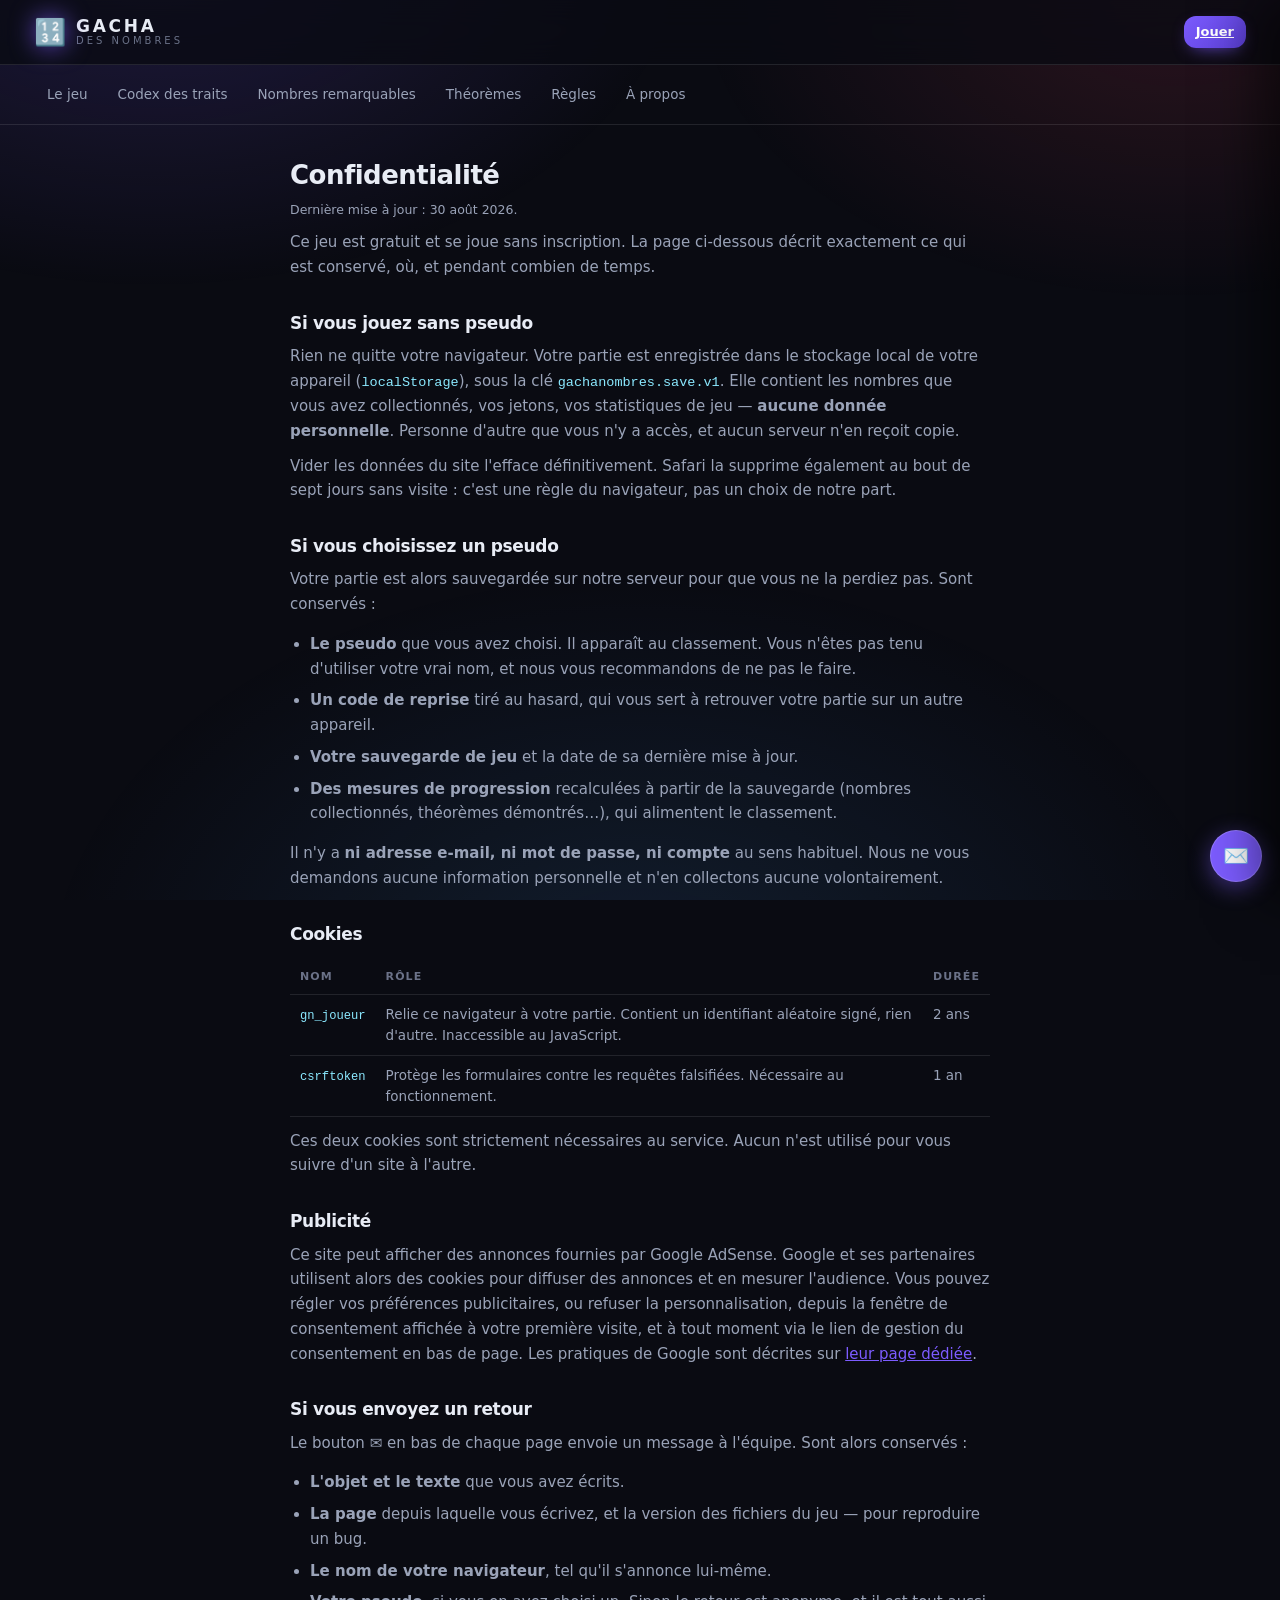
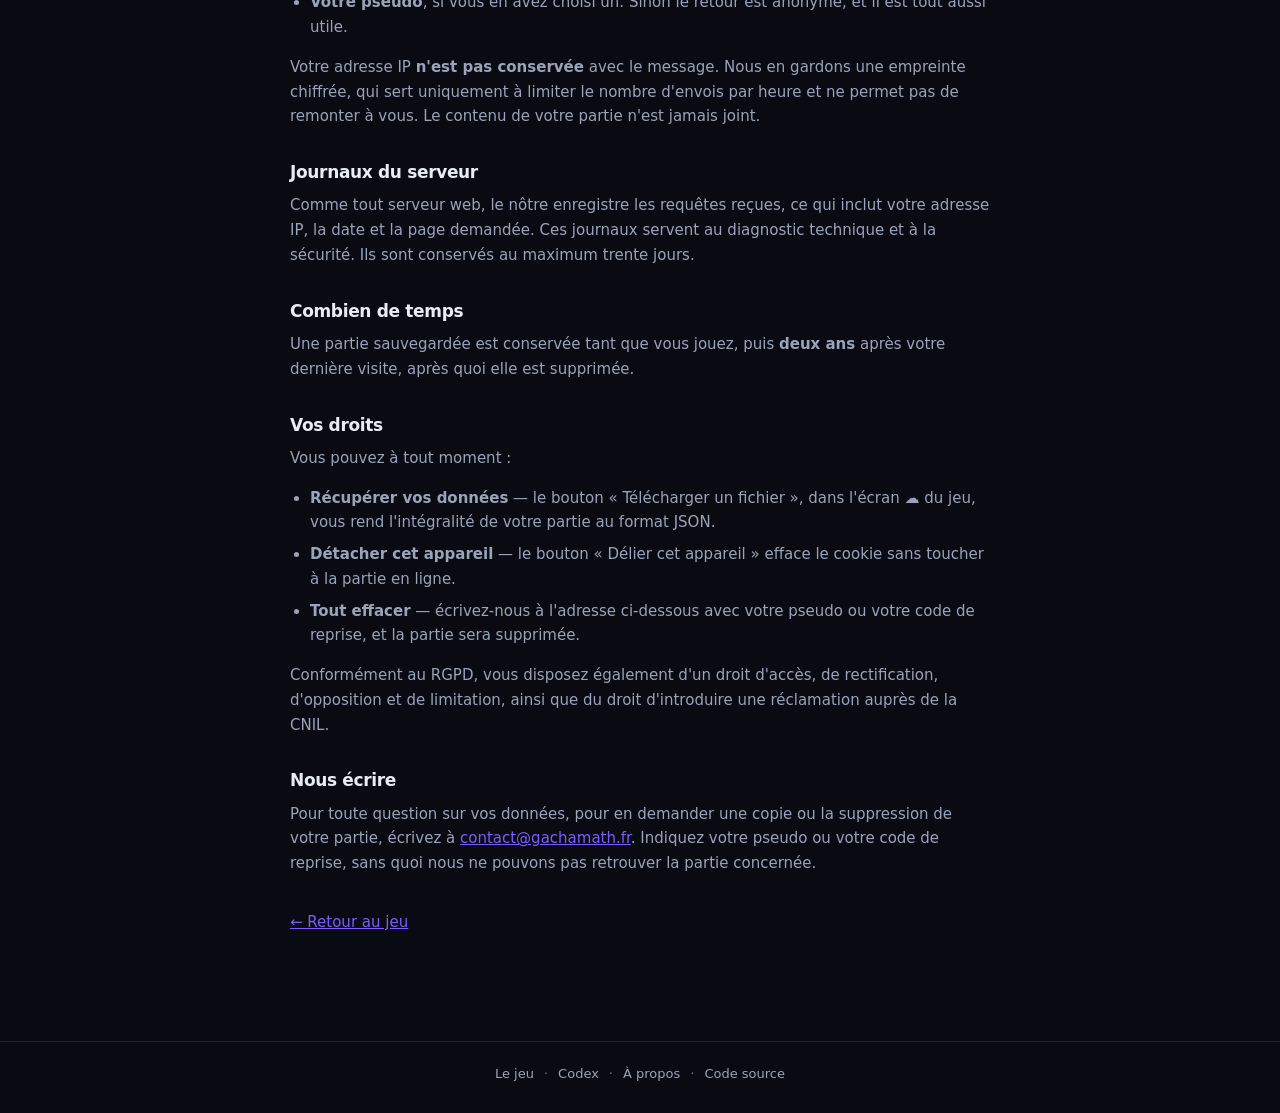
<file: confidentialite.html>
<!DOCTYPE html>
<html lang="fr">
<head>
<meta charset="utf-8">
<meta name="viewport" content="width=device-width, initial-scale=1">
<title>Confidentialité — Gacha des Nombres</title>
<meta name="description" content="Ce que le jeu conserve, où et pendant combien de temps : deux cookies techniques, une sauvegarde locale, et rien de plus si vous ne choisissez pas de pseudo.">
<meta property="og:title" content="Confidentialité — Gacha des Nombres">
<meta property="og:description" content="Ni e-mail, ni mot de passe, ni compte. Ce qui est conservé, et comment le récupérer ou l'effacer.">
<meta property="og:type" content="article">
<link rel="stylesheet" href="css/style.css?v=89">
<link rel="icon" href="data:image/svg+xml,<svg xmlns='http://www.w3.org/2000/svg' viewBox='0 0 100 100'><text y='.9em' font-size='90'>🔢</text></svg>">
<!-- AdSense. La balise est posée en dur, et pas seulement injectée par
     js/pub.js, parce que la validation du site par Google se fait sur le HTML
     servi : dépendre du JavaScript pour être vérifié, c'est risquer un refus
     dont la cause serait invisible. pub.js détecte cette balise et n'en
     ajoute pas une seconde. -->
<script async src="https://pagead2.googlesyndication.com/pagead/js/adsbygoogle.js?client=ca-pub-8735036143518614"
        crossorigin="anonymous"></script>
</head>
<body>

<header class="topbar">
  <a class="brand" href="index.html">
    <span class="brandIcon">🔢</span>
    <span class="brandText"><b>GACHA</b><i>DES NOMBRES</i></span>
  </a>
  <a class="btn sm" href="index.html">Jouer</a>
</header>

<nav class="navDoc">
  <a href="index.html">Le jeu</a><a href="codex.html">Codex des traits</a><a href="nombres.html">Nombres remarquables</a><a href="theoremes.html">Théorèmes</a><a href="regles.html">Règles</a><a href="a-propos.html">À propos</a>
</nav>

<main class="page">
  <h1>Confidentialité</h1>
  <p class="tiny">Dernière mise à jour : 30 août 2026.</p>

  <p>Ce jeu est gratuit et se joue sans inscription. La page ci-dessous décrit
     exactement ce qui est conservé, où, et pendant combien de temps.</p>

  <h2>Si vous jouez sans pseudo</h2>
  <p>Rien ne quitte votre navigateur. Votre partie est enregistrée dans le
     stockage local de votre appareil (<code>localStorage</code>), sous la clé
     <code>gachanombres.save.v1</code>. Elle contient les nombres que vous avez
     collectionnés, vos jetons, vos statistiques de jeu — <b>aucune donnée
     personnelle</b>. Personne d'autre que vous n'y a accès, et aucun serveur
     n'en reçoit copie.</p>
  <p>Vider les données du site l'efface définitivement. Safari la supprime
     également au bout de sept jours sans visite : c'est une règle du navigateur,
     pas un choix de notre part.</p>

  <h2>Si vous choisissez un pseudo</h2>
  <p>Votre partie est alors sauvegardée sur notre serveur pour que vous ne la
     perdiez pas. Sont conservés :</p>
  <ul>
    <li><b>Le pseudo</b> que vous avez choisi. Il apparaît au classement.
        Vous n'êtes pas tenu d'utiliser votre vrai nom, et nous vous
        recommandons de ne pas le faire.</li>
    <li><b>Un code de reprise</b> tiré au hasard, qui vous sert à retrouver
        votre partie sur un autre appareil.</li>
    <li><b>Votre sauvegarde de jeu</b> et la date de sa dernière mise à jour.</li>
    <li><b>Des mesures de progression</b> recalculées à partir de la sauvegarde
        (nombres collectionnés, théorèmes démontrés…), qui alimentent le
        classement.</li>
  </ul>
  <p>Il n'y a <b>ni adresse e-mail, ni mot de passe, ni compte</b> au sens
     habituel. Nous ne vous demandons aucune information personnelle et n'en
     collectons aucune volontairement.</p>

  <h2>Cookies</h2>
  <table class="cook">
    <tr><th>Nom</th><th>Rôle</th><th>Durée</th></tr>
    <tr><td><code>gn_joueur</code></td>
        <td>Relie ce navigateur à votre partie. Contient un identifiant
            aléatoire signé, rien d'autre. Inaccessible au JavaScript.</td>
        <td>2 ans</td></tr>
    <tr><td><code>csrftoken</code></td>
        <td>Protège les formulaires contre les requêtes falsifiées. Nécessaire
            au fonctionnement.</td>
        <td>1 an</td></tr>
  </table>
  <p>Ces deux cookies sont strictement nécessaires au service. Aucun n'est
     utilisé pour vous suivre d'un site à l'autre.</p>

  <h2>Publicité</h2>
  <p id="blocPub">Ce site peut afficher des annonces fournies par Google AdSense.
     Google et ses partenaires utilisent alors des cookies pour diffuser des
     annonces et en mesurer l'audience. Vous pouvez régler vos préférences
     publicitaires, ou refuser la personnalisation, depuis la fenêtre de
     consentement affichée à votre première visite, et à tout moment via le lien
     de gestion du consentement en bas de page. Les pratiques de Google sont
     décrites sur
     <a href="https://policies.google.com/technologies/partner-sites" rel="noopener nofollow" target="_blank">
     leur page dédiée</a>.</p>

  <h2>Si vous envoyez un retour</h2>
  <p>Le bouton ✉️ en bas de chaque page envoie un message à l'équipe. Sont
     alors conservés :</p>
  <ul>
    <li><b>L'objet et le texte</b> que vous avez écrits.</li>
    <li><b>La page</b> depuis laquelle vous écrivez, et la version des fichiers
        du jeu — pour reproduire un bug.</li>
    <li><b>Le nom de votre navigateur</b>, tel qu'il s'annonce lui-même.</li>
    <li><b>Votre pseudo</b>, si vous en avez choisi un. Sinon le retour est
        anonyme, et il est tout aussi utile.</li>
  </ul>
  <p>Votre adresse IP <b>n'est pas conservée</b> avec le message. Nous en
     gardons une empreinte chiffrée, qui sert uniquement à limiter le nombre
     d'envois par heure et ne permet pas de remonter à vous. Le contenu de
     votre partie n'est jamais joint.</p>

  <h2>Journaux du serveur</h2>
  <p>Comme tout serveur web, le nôtre enregistre les requêtes reçues, ce qui
     inclut votre adresse IP, la date et la page demandée. Ces journaux servent
     au diagnostic technique et à la sécurité. Ils sont conservés au maximum
     trente jours.</p>

  <h2>Combien de temps</h2>
  <p>Une partie sauvegardée est conservée tant que vous jouez, puis
     <b>deux ans</b> après votre dernière visite, après quoi elle est supprimée.</p>

  <h2>Vos droits</h2>
  <p>Vous pouvez à tout moment :</p>
  <ul>
    <li><b>Récupérer vos données</b> — le bouton « Télécharger un fichier »,
        dans l'écran ☁ du jeu, vous rend l'intégralité de votre partie au
        format JSON.</li>
    <li><b>Détacher cet appareil</b> — le bouton « Délier cet appareil » efface
        le cookie sans toucher à la partie en ligne.</li>
    <li><b>Tout effacer</b> — écrivez-nous à l'adresse ci-dessous avec votre
        pseudo ou votre code de reprise, et la partie sera supprimée.</li>
  </ul>
  <p>Conformément au RGPD, vous disposez également d'un droit d'accès, de
     rectification, d'opposition et de limitation, ainsi que du droit d'introduire
     une réclamation auprès de la CNIL.</p>

  <h2>Nous écrire</h2>
  <p>Pour toute question sur vos données, pour en demander une copie ou la
     suppression de votre partie, écrivez à
     <a href="mailto:contact@gachamath.fr">contact@gachamath.fr</a>. Indiquez
     votre pseudo ou votre code de reprise, sans quoi nous ne pouvons pas
     retrouver la partie concernée.</p>

  <p style="margin-top:34px"><a href="index.html">← Retour au jeu</a></p>
</main>

<footer class="pied">
  <a href="index.html">Le jeu</a><span>·</span>
  <a href="codex.html">Codex</a><span>·</span>
  <a href="a-propos.html">À propos</a><span>·</span>
  <a href="https://github.com/SignamarcheixH/GachaMath" rel="noopener" target="_blank">Code source</a>
</footer>

<script src="js/config.js?v=89"></script>
<script src="js/retour.js?v=89"></script>
<script>
  // Sans identifiant éditeur, aucune annonce n'est diffusée : annoncer de la
  // publicité serait alors faux. On retire la section.
  if (!PUB.client) {
    const b = document.getElementById('blocPub');
    b.previousElementSibling.remove();
    b.remove();
  }
</script>
</body>
</html>
</file>
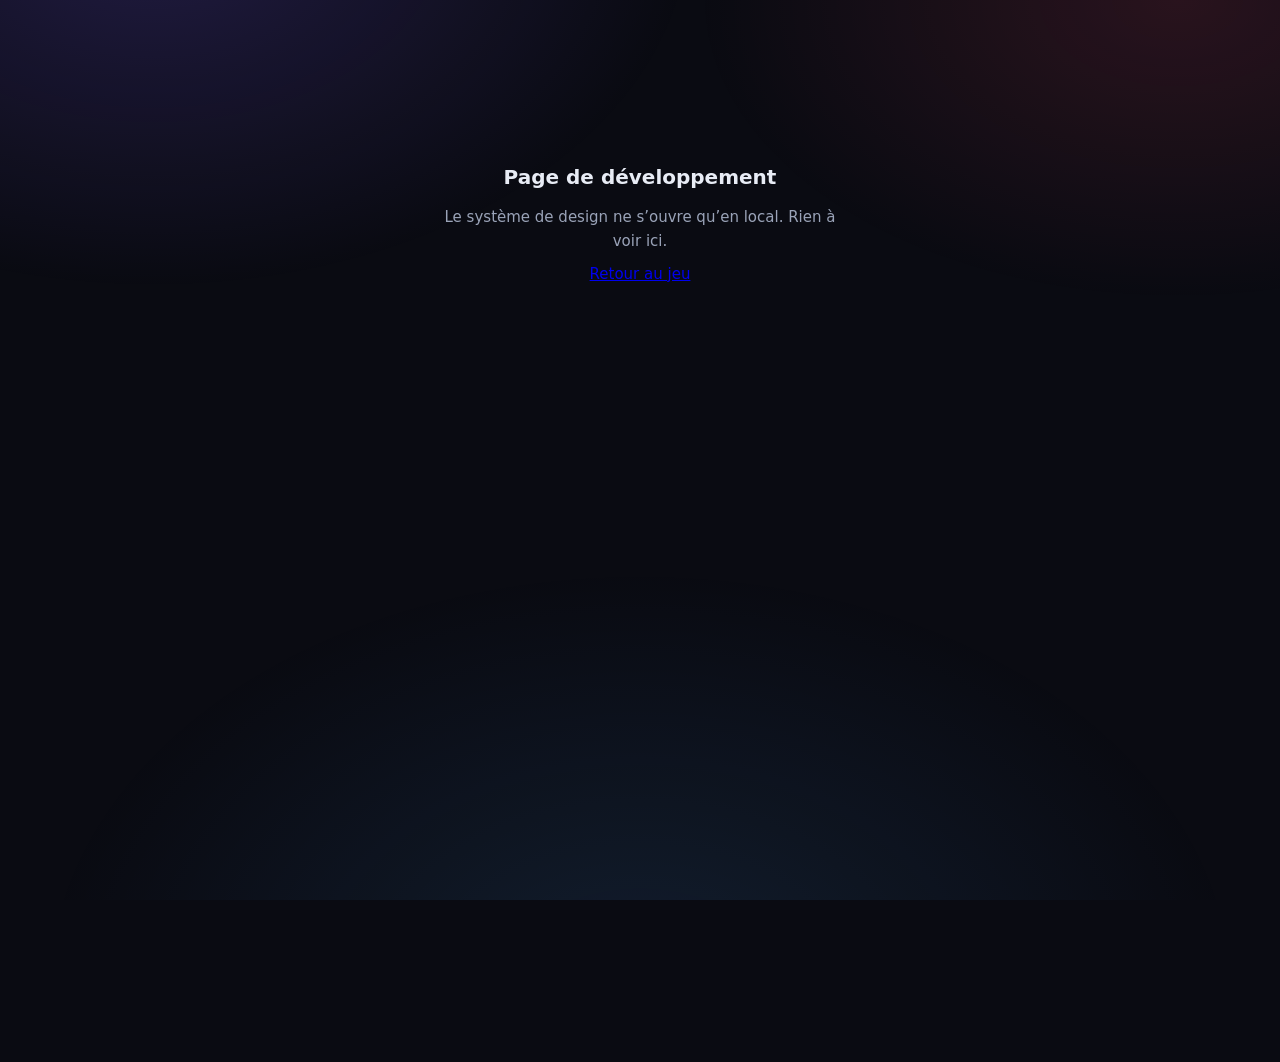
<file: design.html>
<!doctype html>
<html lang="fr">
<head>
<meta charset="utf-8">
<meta name="viewport" content="width=device-width, initial-scale=1">
<!-- Page de développement : elle ne doit ni être indexée, ni apparaître dans
     le plan du site. La vraie garde est dans js/design.js — hors de localhost,
     la page ne s'assemble pas. -->
<meta name="robots" content="noindex, nofollow">
<title>Système de design — Gacha des Nombres (dev)</title>
<link rel="stylesheet" href="css/style.css?v=233">
<style>
/* ============================================================
   LA PLANCHE

   Le style de la page elle-même — pas celui du jeu. Tout ce qui commence par
   `ds` appartient à l'outil ; le reste vient de css/style.css et c'est le
   propos : on regarde les vrais composants, pas des imitations.
   ============================================================ */
body { padding: 0 0 60px; }

.dsTete {
  position: sticky; top: 0; z-index: 10;
  display: flex; align-items: center; gap: 14px; flex-wrap: wrap;
  padding: 14px 22px; margin-bottom: 22px;
  border-bottom: 1px solid var(--line);
  background: color-mix(in srgb, var(--bg) 92%, transparent);
  backdrop-filter: blur(8px);
}
.dsTete h1 { margin: 0; font-size: 17px; }
.dsDev {
  padding: 3px 9px; border-radius: 8px;
  border: 1px dashed #ff6b81; background: rgba(255,107,129,.12); color: #ff9aa8;
  font-family: var(--mono); font-size: 10px;
}
.dsTete .dsEspace { flex: 1; }
#dsModifies { font-size: 11.5px; color: var(--dim2); font-family: var(--mono); }

.dsFamille { padding: 0 22px; margin-bottom: 34px; }
.dsFamille > h2 {
  margin: 0 0 14px; font-size: 12px; letter-spacing: .12em;
  text-transform: uppercase; color: var(--dim2);
  padding-bottom: 8px; border-bottom: 1px solid var(--line);
}
.dsCompos { display: grid; gap: 14px; grid-template-columns: repeat(auto-fill, minmax(320px, 1fr)); }

.dsCompo {
  border: 1px solid var(--line); border-radius: 16px; background: var(--panel);
  cursor: pointer; overflow: hidden; transition: border-color .14s, background .14s;
}
.dsCompo:hover, .dsCompo:focus-visible { border-color: var(--accent); background: var(--panel2); outline: none; }
.dsCompo:focus-visible { box-shadow: 0 0 0 2px var(--coin); }
.dsCompo header {
  display: flex; align-items: baseline; gap: 10px;
  padding: 11px 15px; border-bottom: 1px solid var(--line);
}
.dsCompo h3 { margin: 0; font-size: 14px; flex: 1; }
.dsRegler { font-size: 10.5px; color: var(--dim2); text-transform: uppercase; letter-spacing: .1em; }
.dsCompo:hover .dsRegler { color: var(--accent); }
/* L'aperçu ne réagit pas au pointeur : on clique sur la carte, pas sur le
   bouton d'exemple — sinon on lance l'action au lieu d'ouvrir les réglages. */
.dsApercu {
  padding: 20px 15px; display: flex; flex-wrap: wrap; align-items: center; gap: 12px;
  min-height: 92px; pointer-events: none;
}

.dsSwatches { display: flex; flex-wrap: wrap; gap: 8px; }
.dsSwatch { display: flex; align-items: center; gap: 6px; font-family: var(--mono); font-size: 10px; color: var(--dim2); }
.dsSwatch i { width: 20px; height: 20px; border-radius: 6px; border: 1px solid var(--line2); }
.dsGrille { display: grid; grid-template-columns: repeat(6, 46px); gap: 6px; }
.dsGrille .card { aspect-ratio: 1; }
.cardN { font-family: var(--mono); font-size: 13px; font-weight: 700; color: #fff; }
.dsRevele { display: flex; gap: 14px; padding: 14px 0; }
.dsRevele .rcard { width: 74px; }
.dsPanneau { padding: 14px 16px; border: 1px solid var(--line); border-radius: 14px; background: var(--panel); width: 100%; }

/* ---------- le panneau de réglages ---------- */
#dsPanneau {
  position: fixed; top: 0; right: 0; bottom: 0; width: min(420px, 100%);
  z-index: 40; display: none; flex-direction: column; overflow-y: auto;
  padding: 18px 20px 28px;
  border-left: 1px solid var(--line2);
  background: color-mix(in srgb, var(--bg2) 96%, transparent);
  backdrop-filter: blur(10px);
  box-shadow: -24px 0 60px -30px #000;
}
#dsPanneau.on { display: flex; }
.dsPTete { display: flex; align-items: flex-start; gap: 12px; margin-bottom: 10px; }
.dsPTete h2 { margin: 2px 0 0; font-size: 18px; }
.dsPFamille { font-size: 10px; letter-spacing: .12em; text-transform: uppercase; color: var(--dim2); }
.dsPNote { margin: 0 0 8px; font-size: 12.5px; color: var(--dim); line-height: 1.5; }
.dsPCible { margin: 0 0 16px; font-size: 11px; color: var(--dim2); }
.dsPCible code { font-family: var(--mono); color: var(--accent); }

.dsReglages { display: flex; flex-direction: column; gap: 12px; }
.dsReglage { display: flex; flex-direction: column; gap: 5px; }
.dsRNom { display: flex; align-items: baseline; gap: 8px; font-size: 12.5px; }
.dsRNom i { font-family: var(--mono); font-size: 10px; color: var(--dim2); font-style: normal; }
.dsRChamps { display: flex; align-items: center; gap: 8px; }
.dsRChamps input[type="color"] {
  width: 38px; height: 30px; padding: 0; border: 1px solid var(--line); border-radius: 8px;
  background: none; cursor: pointer; flex: none;
}
.dsTexte {
  flex: 1; min-width: 0; padding: 6px 9px; border-radius: 8px;
  border: 1px solid var(--line); background: rgba(0,0,0,.3); color: var(--txt);
  font-family: var(--mono); font-size: 11.5px;
}
.dsRChamps input[type="range"] { flex: 1; }
.dsRChamps select {
  padding: 6px 9px; border-radius: 8px; border: 1px solid var(--line);
  background: rgba(0,0,0,.3); color: var(--txt); font: inherit; font-size: 12px;
}
.dsVal { font-family: var(--mono); font-size: 11px; color: var(--dim2); min-width: 62px; text-align: right; }

.dsPPied { display: flex; gap: 8px; flex-wrap: wrap; margin: 18px 0 12px; }
.dsCode {
  margin: 0; padding: 11px 13px; border-radius: 10px; overflow-x: auto;
  border: 1px solid var(--line); background: rgba(0,0,0,.35);
  font-family: var(--mono); font-size: 11px; line-height: 1.6; color: var(--dim);
  white-space: pre;
}

#dsMot {
  position: fixed; left: 50%; bottom: 26px; transform: translateX(-50%) translateY(12px);
  z-index: 60; padding: 9px 16px; border-radius: 10px;
  border: 1px solid var(--coin); background: rgba(255,215,106,.14); color: var(--coin);
  font-size: 12.5px; opacity: 0; pointer-events: none; transition: opacity .2s, transform .2s;
}
#dsMot.on { opacity: 1; transform: translateX(-50%) translateY(0); }

.dsHors { max-width: 460px; margin: 18vh auto; text-align: center; padding: 0 20px; }
.dsHors h1 { font-size: 20px; }
.dsHors p { color: var(--dim); }

@media (max-width: 760px) {
  .dsFamille { padding: 0 14px; }
  #dsPanneau { width: 100%; border-left: 0; }
}
</style>
</head>
<body>

<!-- Les réglages vivent ici, et nulle part ailleurs : css/style.css n'est
     jamais touché. Voir dsAppliquer() dans js/design.js. -->
<style id="dsStyle"></style>

<header class="dsTete">
  <h1>Système de design</h1>
  <span class="dsDev">DEV — local uniquement</span>
  <span class="dsEspace"></span>
  <span id="dsModifies">aucune modification</span>
  <button class="btn ghost sm" id="dsToutCopier" type="button">Copier tout le CSS</button>
  <button class="btn ghost sm danger" id="dsToutReset" type="button">⟲ Tout réinitialiser</button>
  <a class="btn ghost sm" href="index.html">Le jeu</a>
</header>

<main id="dsScene"></main>

<aside id="dsPanneau"></aside>
<div id="dsMot"></div>

<script src="js/design.js?v=233"></script>
</body>
</html>
</file>
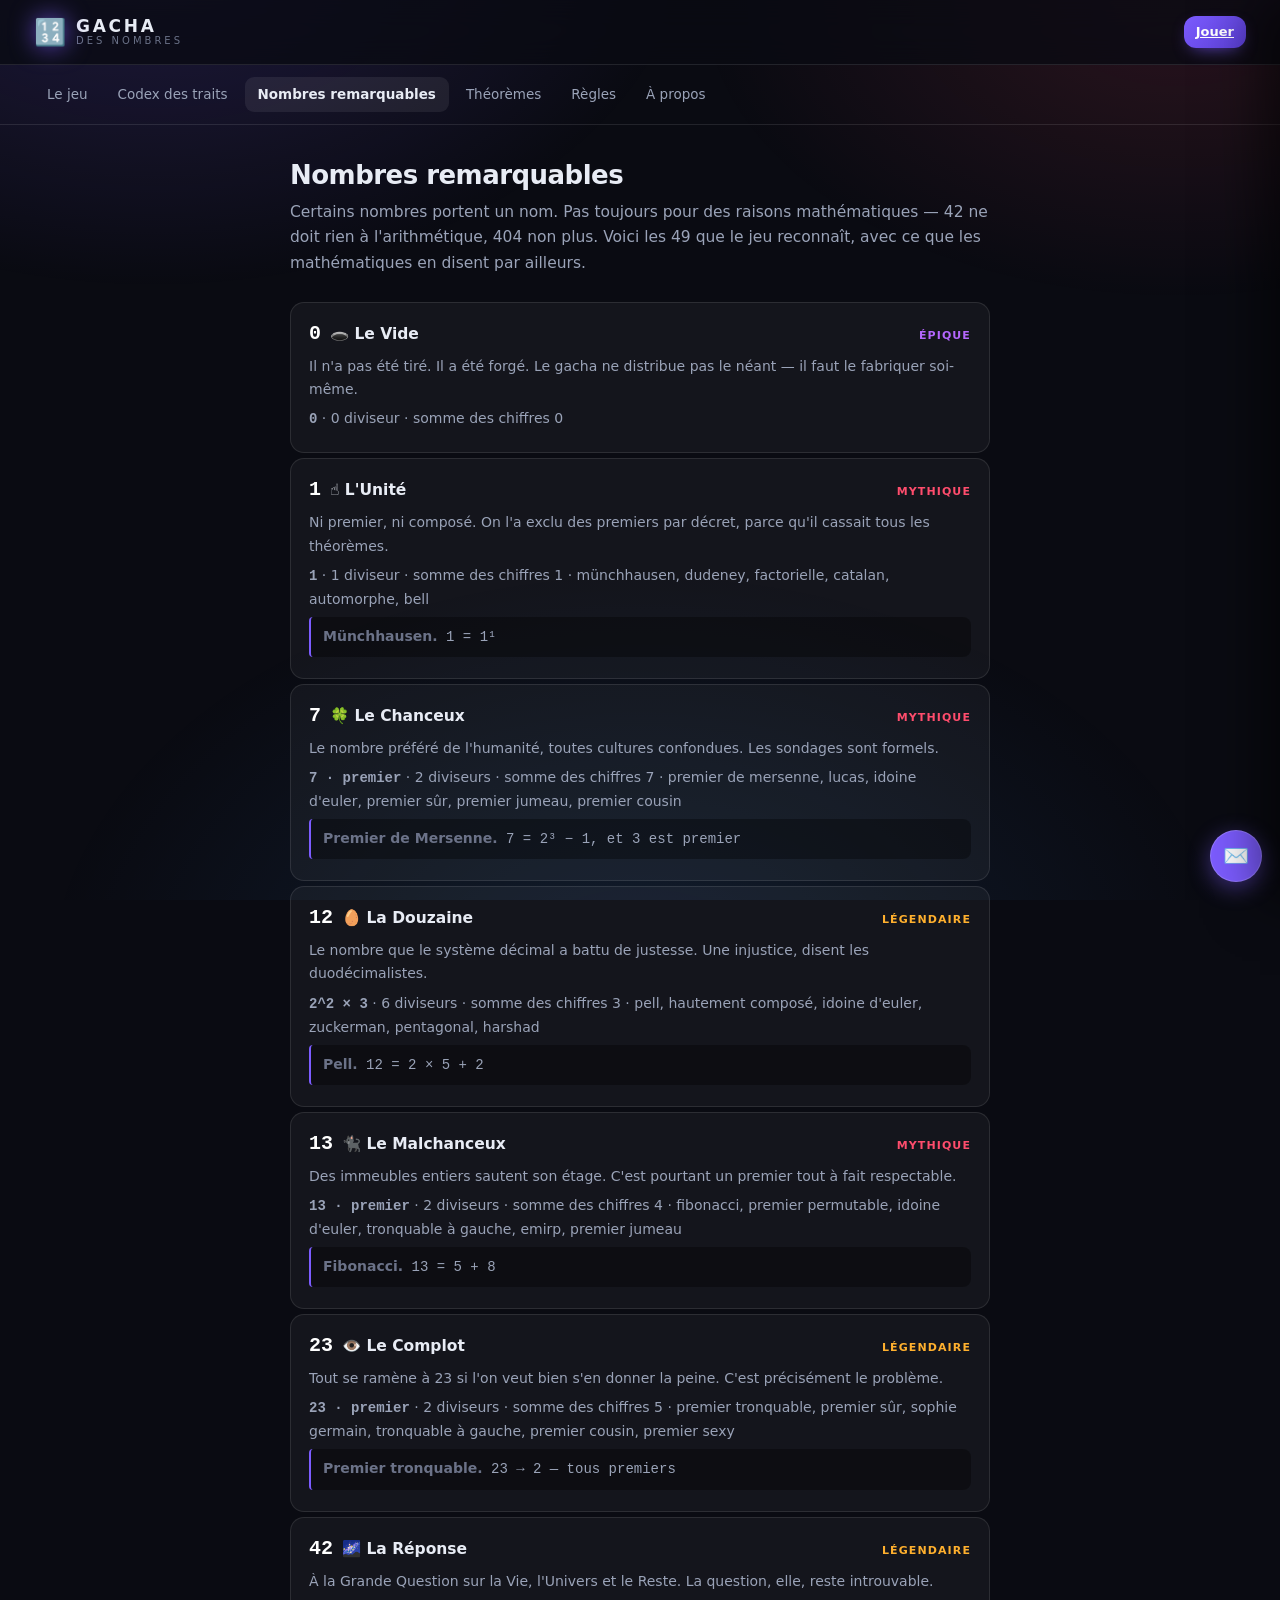
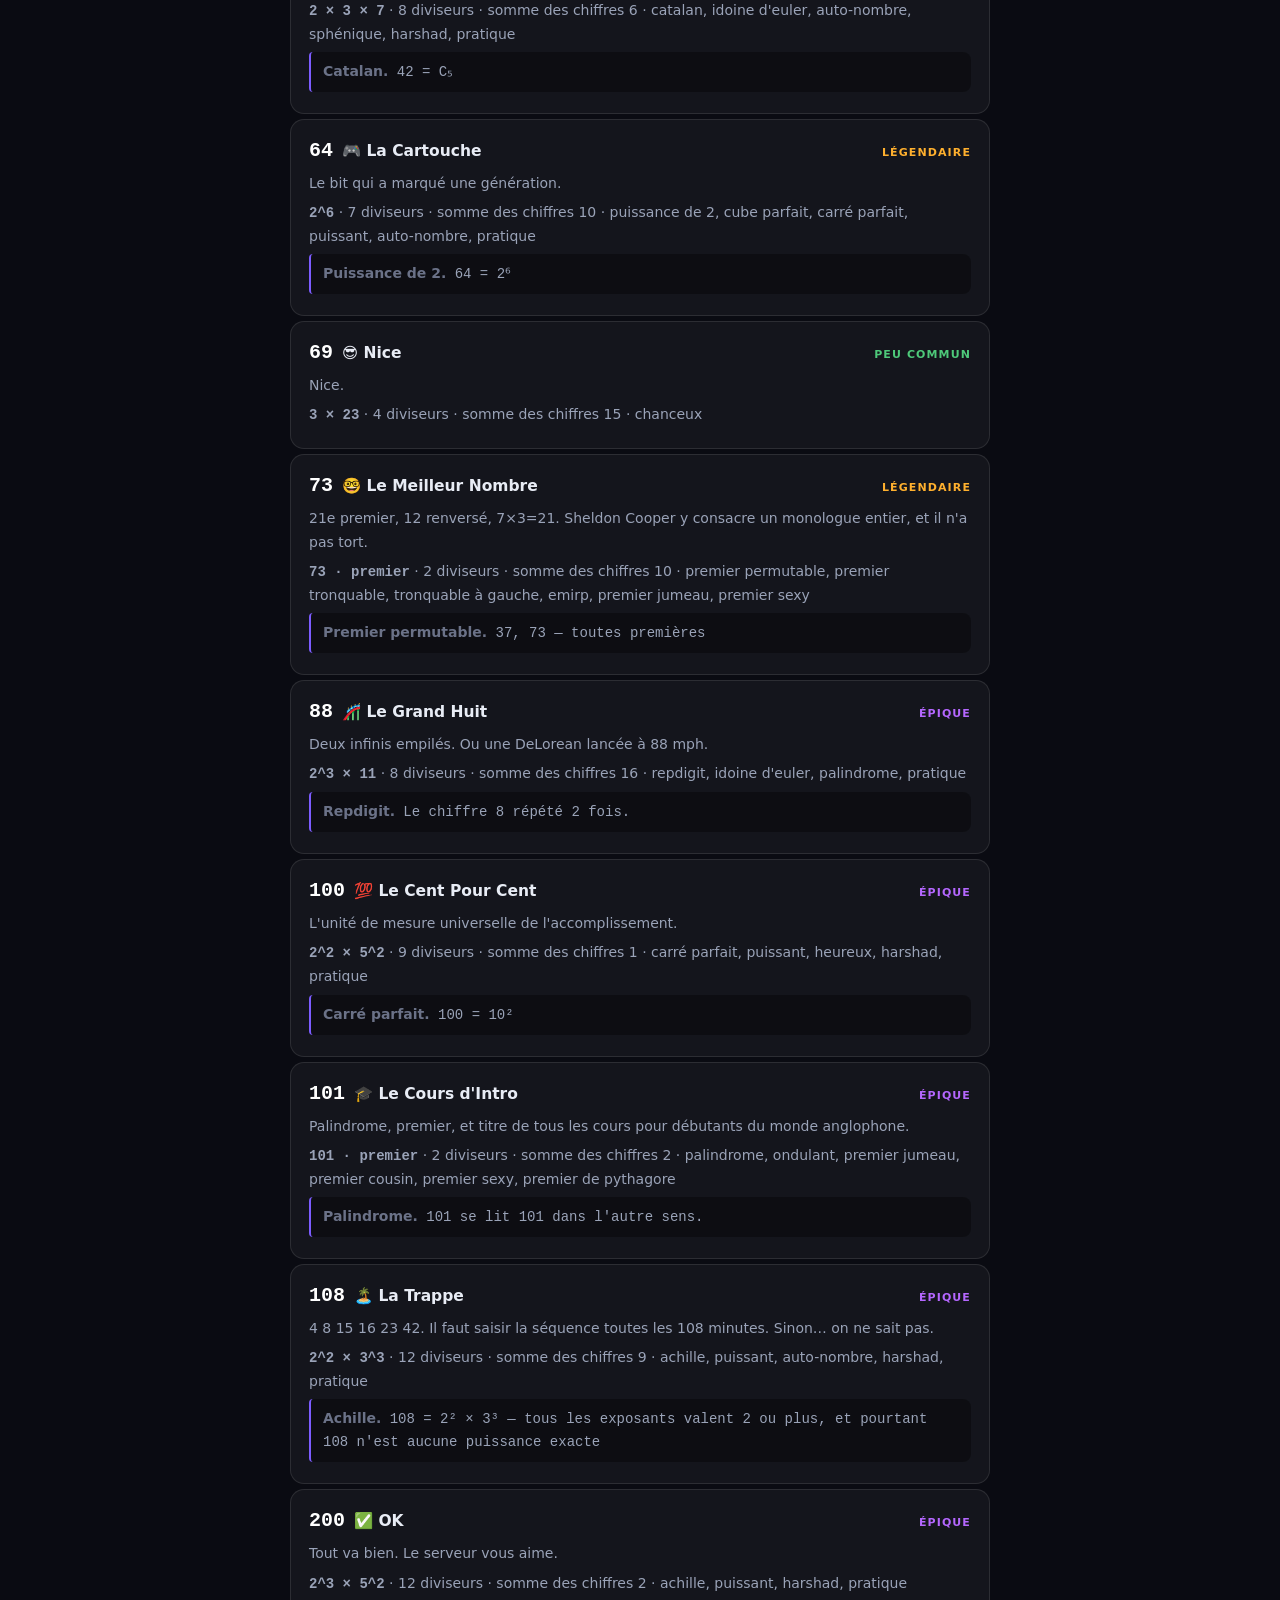
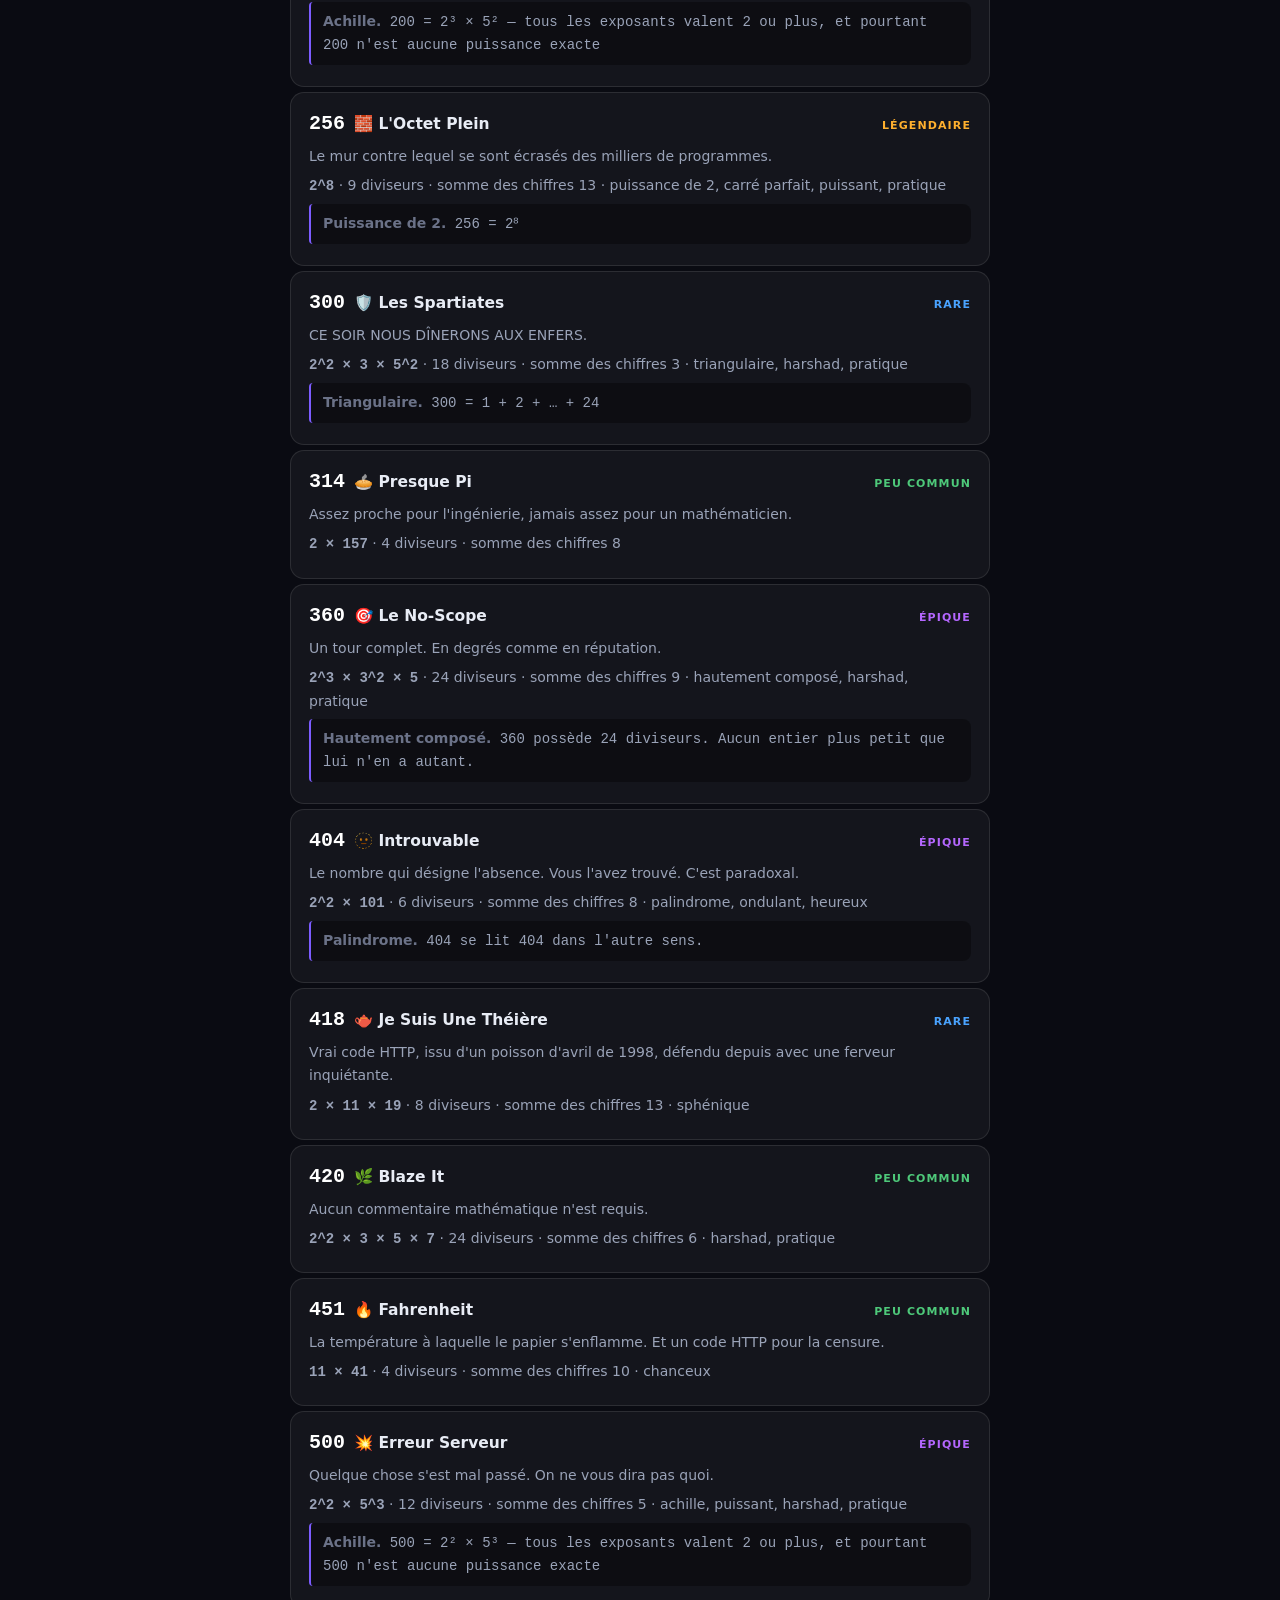
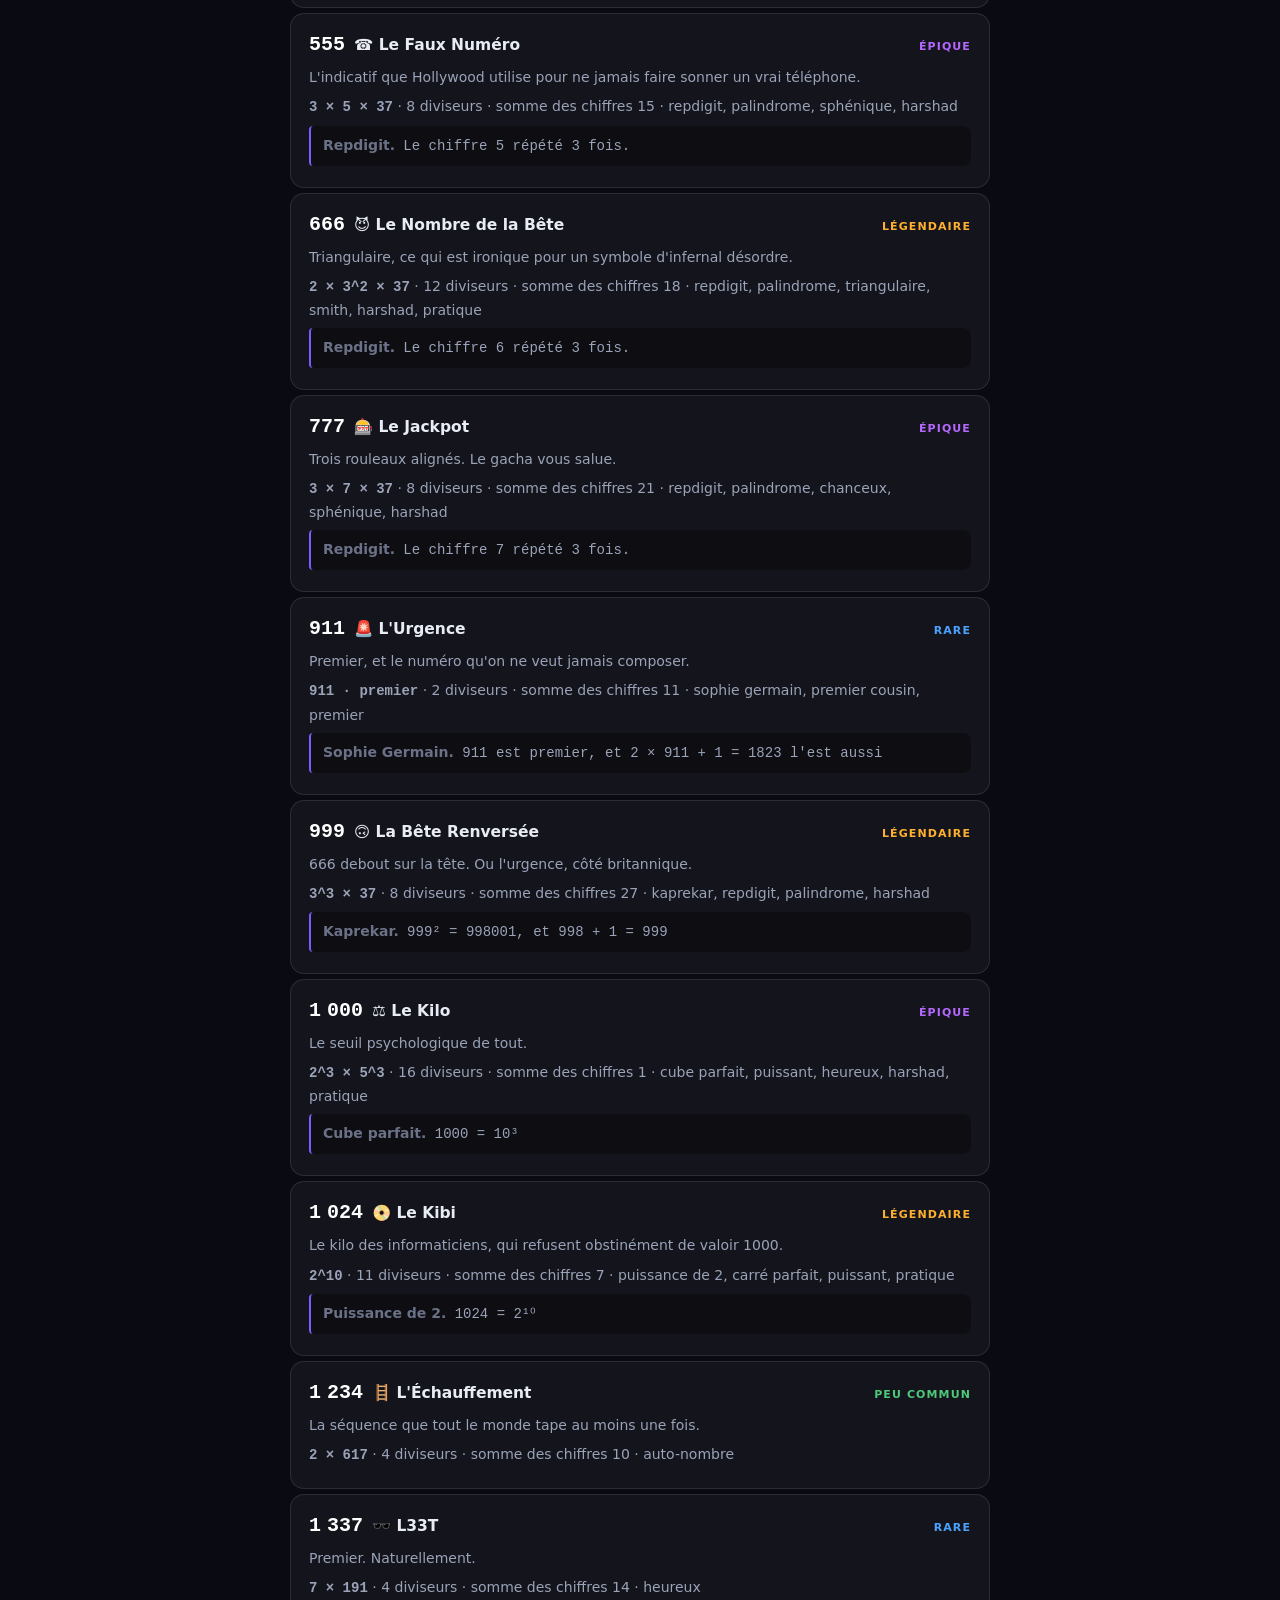
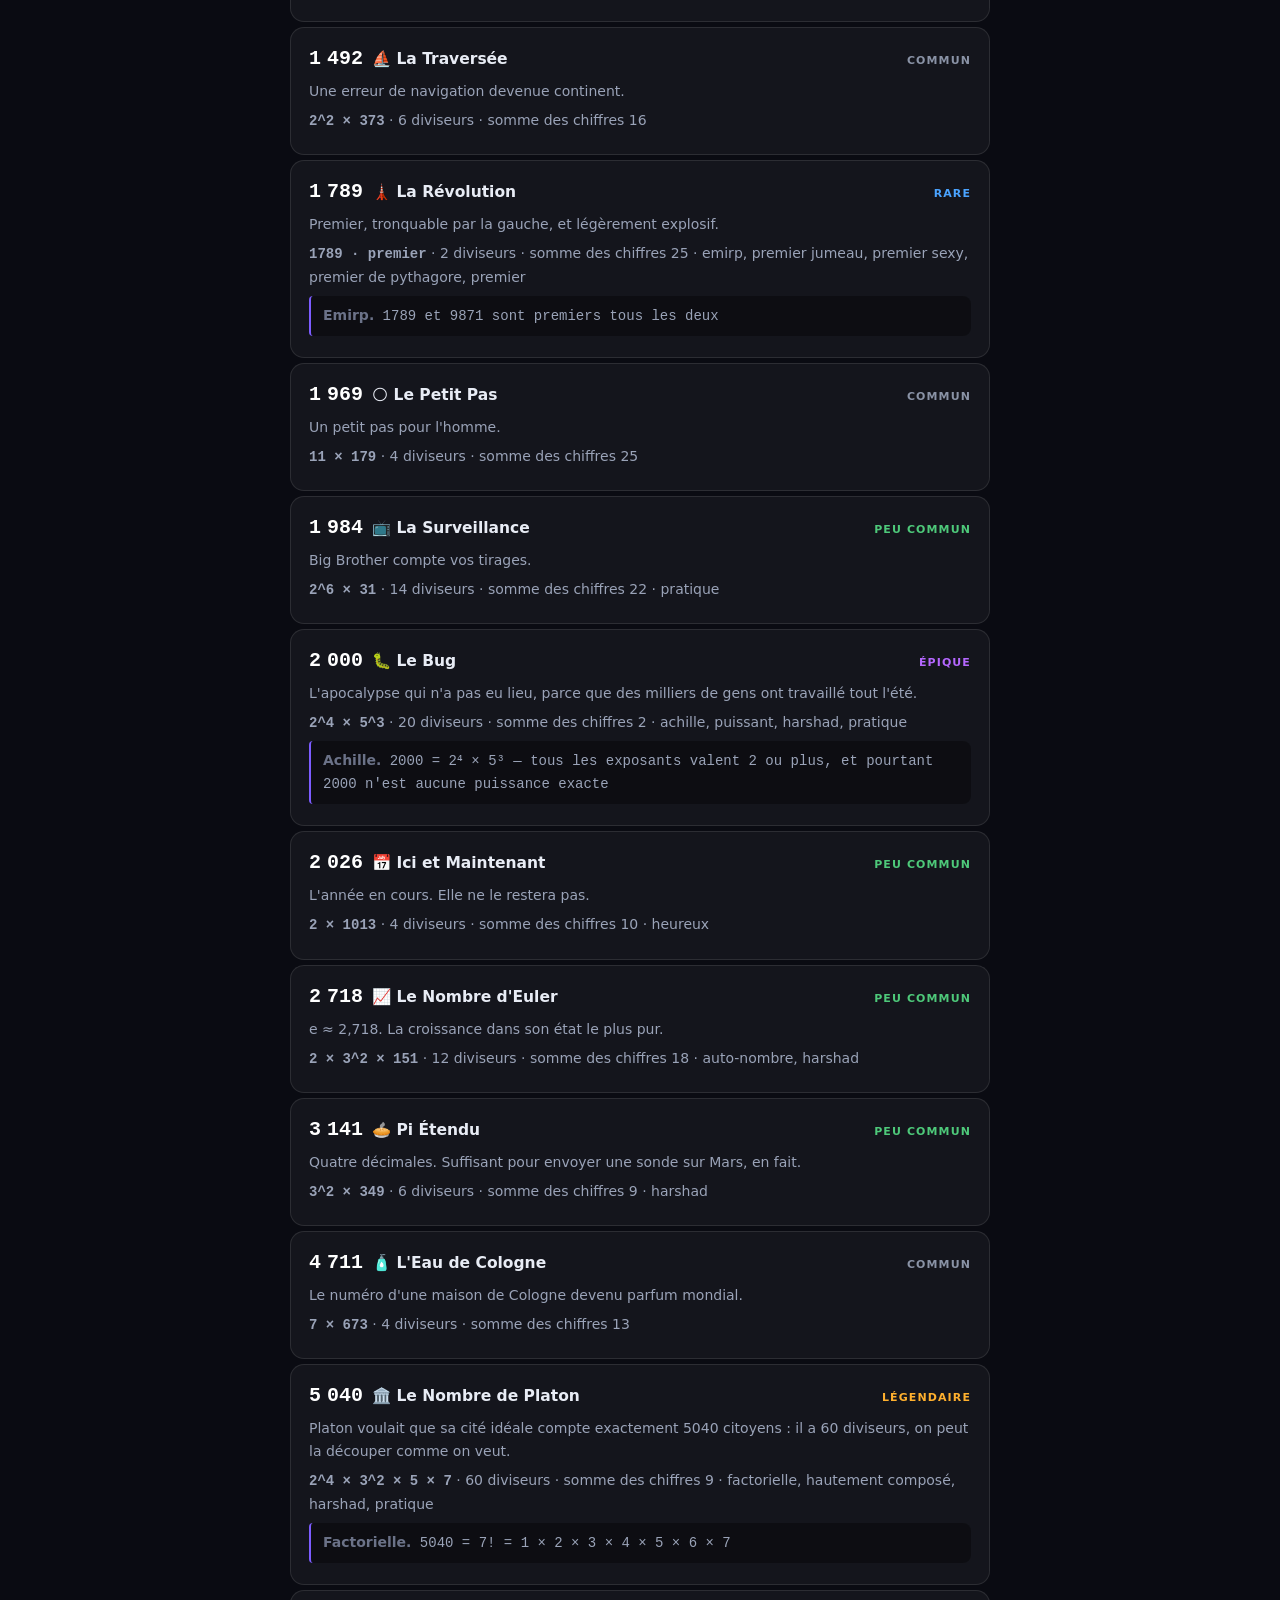
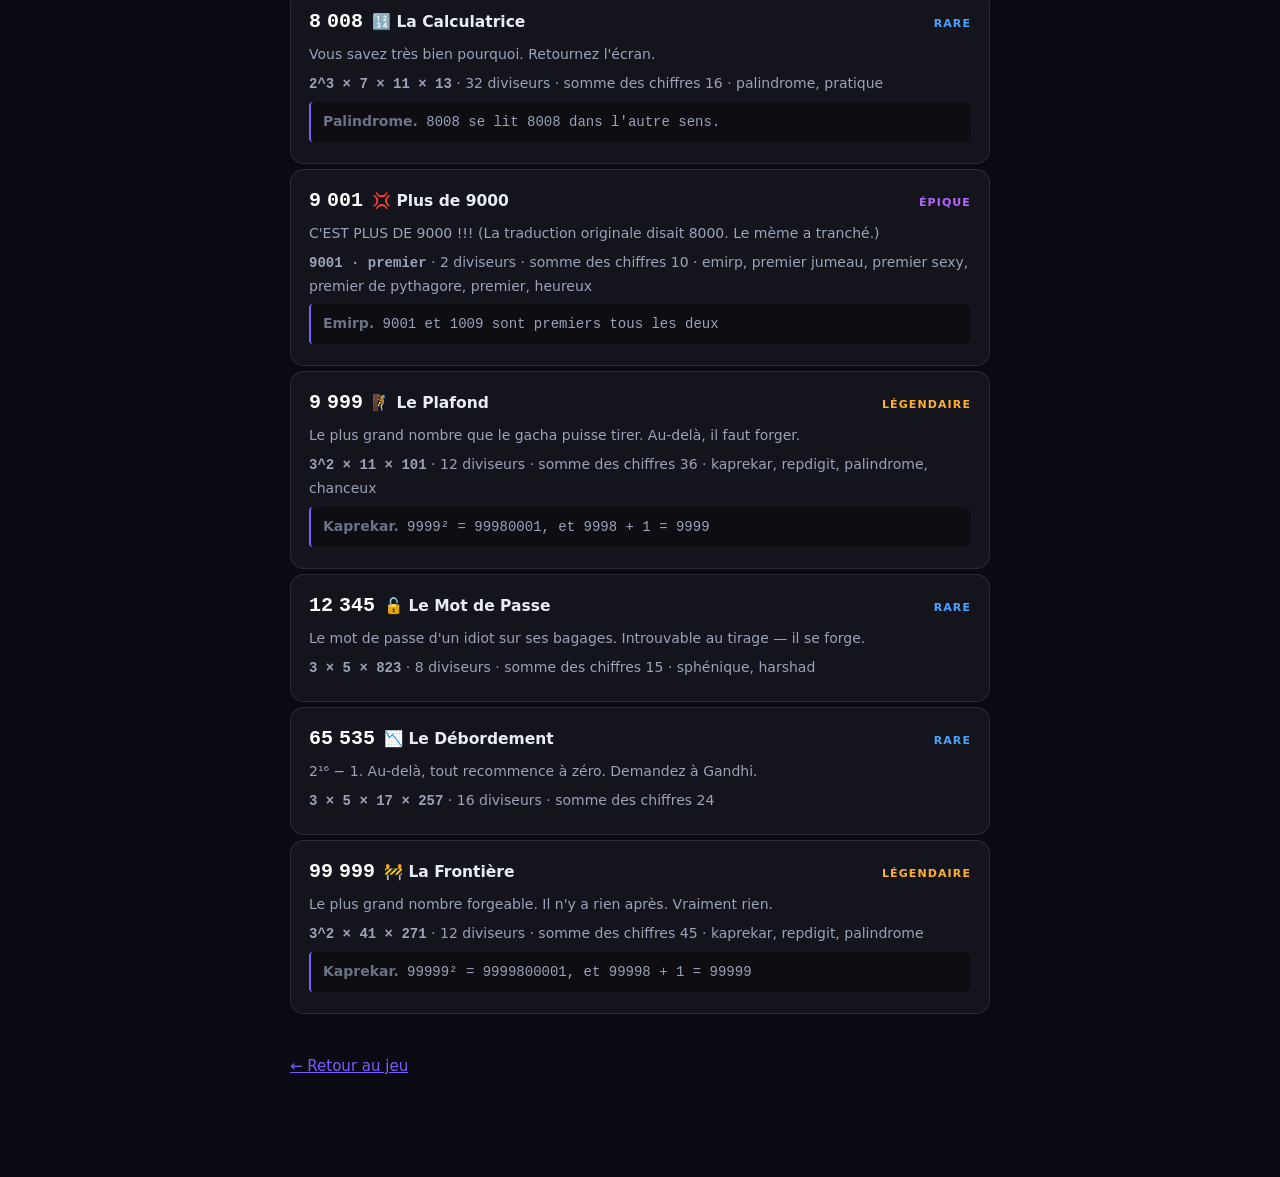
<file: nombres.html>
<!DOCTYPE html>
<html lang="fr">
<head>
<meta charset="utf-8">
<meta name="viewport" content="width=device-width, initial-scale=1">
<title>Nombres remarquables — Gacha des Nombres</title>
<meta name="description" content="49 nombres qui portent un nom : 1729 le taxi de Ramanujan, 6174 la constante de Kaprekar, 3435 le Münchhausen, 42 la Réponse. Leur histoire et leurs propriétés.">
<meta property="og:title" content="Nombres remarquables — Gacha des Nombres">
<meta property="og:description" content="49 nombres qui portent un nom : 1729 le taxi de Ramanujan, 6174 la constante de Kaprekar, 3435 le Münchhausen, 42 la Réponse. Leur histoire et leurs propriétés.">
<meta property="og:type" content="article">
<link rel="stylesheet" href="css/style.css?v=233">
<link rel="icon" href="data:image/svg+xml,<svg xmlns='http://www.w3.org/2000/svg' viewBox='0 0 100 100'><text y='.9em' font-size='90'>🔢</text></svg>">
<!-- AdSense. La balise est posée en dur, et pas seulement injectée par
     js/pub.js, parce que la validation du site par Google se fait sur le HTML
     servi : dépendre du JavaScript pour être vérifié, c'est risquer un refus
     dont la cause serait invisible. pub.js détecte cette balise et n'en
     ajoute pas une seconde. -->
<script async src="https://pagead2.googlesyndication.com/pagead/js/adsbygoogle.js?client=ca-pub-8735036143518614"
        crossorigin="anonymous"></script>
</head>
<body>

<header class="topbar">
  <a class="brand" href="index.html">
    <span class="brandIcon">🔢</span>
    <span class="brandText"><b>GACHA</b><i>DES NOMBRES</i></span>
  </a>
  <a class="btn sm" href="index.html">Jouer</a>
</header>

<nav class="navDoc"><a href="index.html">Le jeu</a><a href="codex.html">Codex des traits</a><span class="navOn">Nombres remarquables</span><a href="theoremes.html">Théorèmes</a><a href="regles.html">Règles</a><a href="a-propos.html">À propos</a></nav>

<main class="page">
<h1>Nombres remarquables</h1>
<p class="chapo">Certains nombres portent un nom. Pas toujours pour des raisons
mathématiques — 42 ne doit rien à l'arithmétique, 404 non plus. Voici les
49 que le jeu reconnaît, avec ce que les mathématiques en disent par ailleurs.</p>
<div class="docListe">
  <article class="docNombre" id="n0">
    <h3><span class="docNum">0</span> 🕳️ Le Vide
        <span class="docRar" style="color:var(--r-epique)">Épique</span></h3>
    <p>Il n'a pas été tiré. Il a été forgé. Le gacha ne distribue pas le néant — il faut le fabriquer soi-même.</p>
    <p class="docFiche"><b>0</b> · 0 diviseur
       · somme des chiffres 0</p>
  </article>
  <article class="docNombre" id="n1">
    <h3><span class="docNum">1</span> ☝️ L'Unité
        <span class="docRar" style="color:var(--r-mythique)">Mythique</span></h3>
    <p>Ni premier, ni composé. On l'a exclu des premiers par décret, parce qu'il cassait tous les théorèmes.</p>
    <p class="docFiche"><b>1</b> · 1 diviseur
       · somme des chiffres 1 · münchhausen, dudeney, factorielle, catalan, automorphe, bell</p>
    <p class="docPreuve"><b>Münchhausen.</b> 1 = 1¹</p>
  </article>
  <article class="docNombre" id="n7">
    <h3><span class="docNum">7</span> 🍀 Le Chanceux
        <span class="docRar" style="color:var(--r-mythique)">Mythique</span></h3>
    <p>Le nombre préféré de l'humanité, toutes cultures confondues. Les sondages sont formels.</p>
    <p class="docFiche"><b>7 · premier</b> · 2 diviseurs
       · somme des chiffres 7 · premier de mersenne, lucas, idoine d'euler, premier sûr, premier jumeau, premier cousin</p>
    <p class="docPreuve"><b>Premier de Mersenne.</b> 7 = 2³ − 1, et 3 est premier</p>
  </article>
  <article class="docNombre" id="n12">
    <h3><span class="docNum">12</span> 🥚 La Douzaine
        <span class="docRar" style="color:var(--r-legendaire)">Légendaire</span></h3>
    <p>Le nombre que le système décimal a battu de justesse. Une injustice, disent les duodécimalistes.</p>
    <p class="docFiche"><b>2^2 × 3</b> · 6 diviseurs
       · somme des chiffres 3 · pell, hautement composé, idoine d'euler, zuckerman, pentagonal, harshad</p>
    <p class="docPreuve"><b>Pell.</b> 12 = 2 × 5 + 2</p>
  </article>
  <article class="docNombre" id="n13">
    <h3><span class="docNum">13</span> 🐈‍⬛ Le Malchanceux
        <span class="docRar" style="color:var(--r-mythique)">Mythique</span></h3>
    <p>Des immeubles entiers sautent son étage. C'est pourtant un premier tout à fait respectable.</p>
    <p class="docFiche"><b>13 · premier</b> · 2 diviseurs
       · somme des chiffres 4 · fibonacci, premier permutable, idoine d'euler, tronquable à gauche, emirp, premier jumeau</p>
    <p class="docPreuve"><b>Fibonacci.</b> 13 = 5 + 8</p>
  </article>
  <article class="docNombre" id="n23">
    <h3><span class="docNum">23</span> 👁️ Le Complot
        <span class="docRar" style="color:var(--r-legendaire)">Légendaire</span></h3>
    <p>Tout se ramène à 23 si l'on veut bien s'en donner la peine. C'est précisément le problème.</p>
    <p class="docFiche"><b>23 · premier</b> · 2 diviseurs
       · somme des chiffres 5 · premier tronquable, premier sûr, sophie germain, tronquable à gauche, premier cousin, premier sexy</p>
    <p class="docPreuve"><b>Premier tronquable.</b> 23 → 2 — tous premiers</p>
  </article>
  <article class="docNombre" id="n42">
    <h3><span class="docNum">42</span> 🌌 La Réponse
        <span class="docRar" style="color:var(--r-legendaire)">Légendaire</span></h3>
    <p>À la Grande Question sur la Vie, l'Univers et le Reste. La question, elle, reste introuvable.</p>
    <p class="docFiche"><b>2 × 3 × 7</b> · 8 diviseurs
       · somme des chiffres 6 · catalan, idoine d'euler, auto-nombre, sphénique, harshad, pratique</p>
    <p class="docPreuve"><b>Catalan.</b> 42 = C₅</p>
  </article>
  <article class="docNombre" id="n64">
    <h3><span class="docNum">64</span> 🎮 La Cartouche
        <span class="docRar" style="color:var(--r-legendaire)">Légendaire</span></h3>
    <p>Le bit qui a marqué une génération.</p>
    <p class="docFiche"><b>2^6</b> · 7 diviseurs
       · somme des chiffres 10 · puissance de 2, cube parfait, carré parfait, puissant, auto-nombre, pratique</p>
    <p class="docPreuve"><b>Puissance de 2.</b> 64 = 2⁶</p>
  </article>
  <article class="docNombre" id="n69">
    <h3><span class="docNum">69</span> 😎 Nice
        <span class="docRar" style="color:var(--r-peucommun)">Peu commun</span></h3>
    <p>Nice.</p>
    <p class="docFiche"><b>3 × 23</b> · 4 diviseurs
       · somme des chiffres 15 · chanceux</p>
  </article>
  <article class="docNombre" id="n73">
    <h3><span class="docNum">73</span> 🤓 Le Meilleur Nombre
        <span class="docRar" style="color:var(--r-legendaire)">Légendaire</span></h3>
    <p>21e premier, 12 renversé, 7×3=21. Sheldon Cooper y consacre un monologue entier, et il n'a pas tort.</p>
    <p class="docFiche"><b>73 · premier</b> · 2 diviseurs
       · somme des chiffres 10 · premier permutable, premier tronquable, tronquable à gauche, emirp, premier jumeau, premier sexy</p>
    <p class="docPreuve"><b>Premier permutable.</b> 37, 73 — toutes premières</p>
  </article>
  <article class="docNombre" id="n88">
    <h3><span class="docNum">88</span> 🎢 Le Grand Huit
        <span class="docRar" style="color:var(--r-epique)">Épique</span></h3>
    <p>Deux infinis empilés. Ou une DeLorean lancée à 88 mph.</p>
    <p class="docFiche"><b>2^3 × 11</b> · 8 diviseurs
       · somme des chiffres 16 · repdigit, idoine d'euler, palindrome, pratique</p>
    <p class="docPreuve"><b>Repdigit.</b> Le chiffre 8 répété 2 fois.</p>
  </article>
  <article class="docNombre" id="n100">
    <h3><span class="docNum">100</span> 💯 Le Cent Pour Cent
        <span class="docRar" style="color:var(--r-epique)">Épique</span></h3>
    <p>L'unité de mesure universelle de l'accomplissement.</p>
    <p class="docFiche"><b>2^2 × 5^2</b> · 9 diviseurs
       · somme des chiffres 1 · carré parfait, puissant, heureux, harshad, pratique</p>
    <p class="docPreuve"><b>Carré parfait.</b> 100 = 10²</p>
  </article>
  <article class="docNombre" id="n101">
    <h3><span class="docNum">101</span> 🎓 Le Cours d'Intro
        <span class="docRar" style="color:var(--r-epique)">Épique</span></h3>
    <p>Palindrome, premier, et titre de tous les cours pour débutants du monde anglophone.</p>
    <p class="docFiche"><b>101 · premier</b> · 2 diviseurs
       · somme des chiffres 2 · palindrome, ondulant, premier jumeau, premier cousin, premier sexy, premier de pythagore</p>
    <p class="docPreuve"><b>Palindrome.</b> 101 se lit 101 dans l'autre sens.</p>
  </article>
  <article class="docNombre" id="n108">
    <h3><span class="docNum">108</span> 🏝️ La Trappe
        <span class="docRar" style="color:var(--r-epique)">Épique</span></h3>
    <p>4 8 15 16 23 42. Il faut saisir la séquence toutes les 108 minutes. Sinon… on ne sait pas.</p>
    <p class="docFiche"><b>2^2 × 3^3</b> · 12 diviseurs
       · somme des chiffres 9 · achille, puissant, auto-nombre, harshad, pratique</p>
    <p class="docPreuve"><b>Achille.</b> 108 = 2² × 3³ — tous les exposants valent 2 ou plus, et pourtant 108 n'est aucune puissance exacte</p>
  </article>
  <article class="docNombre" id="n200">
    <h3><span class="docNum">200</span> ✅ OK
        <span class="docRar" style="color:var(--r-epique)">Épique</span></h3>
    <p>Tout va bien. Le serveur vous aime.</p>
    <p class="docFiche"><b>2^3 × 5^2</b> · 12 diviseurs
       · somme des chiffres 2 · achille, puissant, harshad, pratique</p>
    <p class="docPreuve"><b>Achille.</b> 200 = 2³ × 5² — tous les exposants valent 2 ou plus, et pourtant 200 n'est aucune puissance exacte</p>
  </article>
  <article class="docNombre" id="n256">
    <h3><span class="docNum">256</span> 🧱 L'Octet Plein
        <span class="docRar" style="color:var(--r-legendaire)">Légendaire</span></h3>
    <p>Le mur contre lequel se sont écrasés des milliers de programmes.</p>
    <p class="docFiche"><b>2^8</b> · 9 diviseurs
       · somme des chiffres 13 · puissance de 2, carré parfait, puissant, pratique</p>
    <p class="docPreuve"><b>Puissance de 2.</b> 256 = 2⁸</p>
  </article>
  <article class="docNombre" id="n300">
    <h3><span class="docNum">300</span> 🛡️ Les Spartiates
        <span class="docRar" style="color:var(--r-rare)">Rare</span></h3>
    <p>CE SOIR NOUS DÎNERONS AUX ENFERS.</p>
    <p class="docFiche"><b>2^2 × 3 × 5^2</b> · 18 diviseurs
       · somme des chiffres 3 · triangulaire, harshad, pratique</p>
    <p class="docPreuve"><b>Triangulaire.</b> 300 = 1 + 2 + … + 24</p>
  </article>
  <article class="docNombre" id="n314">
    <h3><span class="docNum">314</span> 🥧 Presque Pi
        <span class="docRar" style="color:var(--r-peucommun)">Peu commun</span></h3>
    <p>Assez proche pour l'ingénierie, jamais assez pour un mathématicien.</p>
    <p class="docFiche"><b>2 × 157</b> · 4 diviseurs
       · somme des chiffres 8</p>
  </article>
  <article class="docNombre" id="n360">
    <h3><span class="docNum">360</span> 🎯 Le No-Scope
        <span class="docRar" style="color:var(--r-epique)">Épique</span></h3>
    <p>Un tour complet. En degrés comme en réputation.</p>
    <p class="docFiche"><b>2^3 × 3^2 × 5</b> · 24 diviseurs
       · somme des chiffres 9 · hautement composé, harshad, pratique</p>
    <p class="docPreuve"><b>Hautement composé.</b> 360 possède 24 diviseurs. Aucun entier plus petit que lui n'en a autant.</p>
  </article>
  <article class="docNombre" id="n404">
    <h3><span class="docNum">404</span> 🫥 Introuvable
        <span class="docRar" style="color:var(--r-epique)">Épique</span></h3>
    <p>Le nombre qui désigne l'absence. Vous l'avez trouvé. C'est paradoxal.</p>
    <p class="docFiche"><b>2^2 × 101</b> · 6 diviseurs
       · somme des chiffres 8 · palindrome, ondulant, heureux</p>
    <p class="docPreuve"><b>Palindrome.</b> 404 se lit 404 dans l'autre sens.</p>
  </article>
  <article class="docNombre" id="n418">
    <h3><span class="docNum">418</span> 🫖 Je Suis Une Théière
        <span class="docRar" style="color:var(--r-rare)">Rare</span></h3>
    <p>Vrai code HTTP, issu d'un poisson d'avril de 1998, défendu depuis avec une ferveur inquiétante.</p>
    <p class="docFiche"><b>2 × 11 × 19</b> · 8 diviseurs
       · somme des chiffres 13 · sphénique</p>
  </article>
  <article class="docNombre" id="n420">
    <h3><span class="docNum">420</span> 🌿 Blaze It
        <span class="docRar" style="color:var(--r-peucommun)">Peu commun</span></h3>
    <p>Aucun commentaire mathématique n'est requis.</p>
    <p class="docFiche"><b>2^2 × 3 × 5 × 7</b> · 24 diviseurs
       · somme des chiffres 6 · harshad, pratique</p>
  </article>
  <article class="docNombre" id="n451">
    <h3><span class="docNum">451</span> 🔥 Fahrenheit
        <span class="docRar" style="color:var(--r-peucommun)">Peu commun</span></h3>
    <p>La température à laquelle le papier s'enflamme. Et un code HTTP pour la censure.</p>
    <p class="docFiche"><b>11 × 41</b> · 4 diviseurs
       · somme des chiffres 10 · chanceux</p>
  </article>
  <article class="docNombre" id="n500">
    <h3><span class="docNum">500</span> 💥 Erreur Serveur
        <span class="docRar" style="color:var(--r-epique)">Épique</span></h3>
    <p>Quelque chose s'est mal passé. On ne vous dira pas quoi.</p>
    <p class="docFiche"><b>2^2 × 5^3</b> · 12 diviseurs
       · somme des chiffres 5 · achille, puissant, harshad, pratique</p>
    <p class="docPreuve"><b>Achille.</b> 500 = 2² × 5³ — tous les exposants valent 2 ou plus, et pourtant 500 n'est aucune puissance exacte</p>
  </article>
  <article class="docNombre" id="n555">
    <h3><span class="docNum">555</span> ☎️ Le Faux Numéro
        <span class="docRar" style="color:var(--r-epique)">Épique</span></h3>
    <p>L'indicatif que Hollywood utilise pour ne jamais faire sonner un vrai téléphone.</p>
    <p class="docFiche"><b>3 × 5 × 37</b> · 8 diviseurs
       · somme des chiffres 15 · repdigit, palindrome, sphénique, harshad</p>
    <p class="docPreuve"><b>Repdigit.</b> Le chiffre 5 répété 3 fois.</p>
  </article>
  <article class="docNombre" id="n666">
    <h3><span class="docNum">666</span> 😈 Le Nombre de la Bête
        <span class="docRar" style="color:var(--r-legendaire)">Légendaire</span></h3>
    <p>Triangulaire, ce qui est ironique pour un symbole d'infernal désordre.</p>
    <p class="docFiche"><b>2 × 3^2 × 37</b> · 12 diviseurs
       · somme des chiffres 18 · repdigit, palindrome, triangulaire, smith, harshad, pratique</p>
    <p class="docPreuve"><b>Repdigit.</b> Le chiffre 6 répété 3 fois.</p>
  </article>
  <article class="docNombre" id="n777">
    <h3><span class="docNum">777</span> 🎰 Le Jackpot
        <span class="docRar" style="color:var(--r-epique)">Épique</span></h3>
    <p>Trois rouleaux alignés. Le gacha vous salue.</p>
    <p class="docFiche"><b>3 × 7 × 37</b> · 8 diviseurs
       · somme des chiffres 21 · repdigit, palindrome, chanceux, sphénique, harshad</p>
    <p class="docPreuve"><b>Repdigit.</b> Le chiffre 7 répété 3 fois.</p>
  </article>
  <article class="docNombre" id="n911">
    <h3><span class="docNum">911</span> 🚨 L'Urgence
        <span class="docRar" style="color:var(--r-rare)">Rare</span></h3>
    <p>Premier, et le numéro qu'on ne veut jamais composer.</p>
    <p class="docFiche"><b>911 · premier</b> · 2 diviseurs
       · somme des chiffres 11 · sophie germain, premier cousin, premier</p>
    <p class="docPreuve"><b>Sophie Germain.</b> 911 est premier, et 2 × 911 + 1 = 1823 l'est aussi</p>
  </article>
  <article class="docNombre" id="n999">
    <h3><span class="docNum">999</span> 🙃 La Bête Renversée
        <span class="docRar" style="color:var(--r-legendaire)">Légendaire</span></h3>
    <p>666 debout sur la tête. Ou l'urgence, côté britannique.</p>
    <p class="docFiche"><b>3^3 × 37</b> · 8 diviseurs
       · somme des chiffres 27 · kaprekar, repdigit, palindrome, harshad</p>
    <p class="docPreuve"><b>Kaprekar.</b> 999² = 998001, et 998 + 1 = 999</p>
  </article>
  <article class="docNombre" id="n1000">
    <h3><span class="docNum">1 000</span> ⚖️ Le Kilo
        <span class="docRar" style="color:var(--r-epique)">Épique</span></h3>
    <p>Le seuil psychologique de tout.</p>
    <p class="docFiche"><b>2^3 × 5^3</b> · 16 diviseurs
       · somme des chiffres 1 · cube parfait, puissant, heureux, harshad, pratique</p>
    <p class="docPreuve"><b>Cube parfait.</b> 1000 = 10³</p>
  </article>
  <article class="docNombre" id="n1024">
    <h3><span class="docNum">1 024</span> 📀 Le Kibi
        <span class="docRar" style="color:var(--r-legendaire)">Légendaire</span></h3>
    <p>Le kilo des informaticiens, qui refusent obstinément de valoir 1000.</p>
    <p class="docFiche"><b>2^10</b> · 11 diviseurs
       · somme des chiffres 7 · puissance de 2, carré parfait, puissant, pratique</p>
    <p class="docPreuve"><b>Puissance de 2.</b> 1024 = 2¹⁰</p>
  </article>
  <article class="docNombre" id="n1234">
    <h3><span class="docNum">1 234</span> 🪜 L'Échauffement
        <span class="docRar" style="color:var(--r-peucommun)">Peu commun</span></h3>
    <p>La séquence que tout le monde tape au moins une fois.</p>
    <p class="docFiche"><b>2 × 617</b> · 4 diviseurs
       · somme des chiffres 10 · auto-nombre</p>
  </article>
  <article class="docNombre" id="n1337">
    <h3><span class="docNum">1 337</span> 🕶️ L33T
        <span class="docRar" style="color:var(--r-rare)">Rare</span></h3>
    <p>Premier. Naturellement.</p>
    <p class="docFiche"><b>7 × 191</b> · 4 diviseurs
       · somme des chiffres 14 · heureux</p>
  </article>
  <article class="docNombre" id="n1492">
    <h3><span class="docNum">1 492</span> ⛵ La Traversée
        <span class="docRar" style="color:var(--r-commun)">Commun</span></h3>
    <p>Une erreur de navigation devenue continent.</p>
    <p class="docFiche"><b>2^2 × 373</b> · 6 diviseurs
       · somme des chiffres 16</p>
  </article>
  <article class="docNombre" id="n1789">
    <h3><span class="docNum">1 789</span> 🗼 La Révolution
        <span class="docRar" style="color:var(--r-rare)">Rare</span></h3>
    <p>Premier, tronquable par la gauche, et légèrement explosif.</p>
    <p class="docFiche"><b>1789 · premier</b> · 2 diviseurs
       · somme des chiffres 25 · emirp, premier jumeau, premier sexy, premier de pythagore, premier</p>
    <p class="docPreuve"><b>Emirp.</b> 1789 et 9871 sont premiers tous les deux</p>
  </article>
  <article class="docNombre" id="n1969">
    <h3><span class="docNum">1 969</span> 🌕 Le Petit Pas
        <span class="docRar" style="color:var(--r-commun)">Commun</span></h3>
    <p>Un petit pas pour l'homme.</p>
    <p class="docFiche"><b>11 × 179</b> · 4 diviseurs
       · somme des chiffres 25</p>
  </article>
  <article class="docNombre" id="n1984">
    <h3><span class="docNum">1 984</span> 📺 La Surveillance
        <span class="docRar" style="color:var(--r-peucommun)">Peu commun</span></h3>
    <p>Big Brother compte vos tirages.</p>
    <p class="docFiche"><b>2^6 × 31</b> · 14 diviseurs
       · somme des chiffres 22 · pratique</p>
  </article>
  <article class="docNombre" id="n2000">
    <h3><span class="docNum">2 000</span> 🐛 Le Bug
        <span class="docRar" style="color:var(--r-epique)">Épique</span></h3>
    <p>L'apocalypse qui n'a pas eu lieu, parce que des milliers de gens ont travaillé tout l'été.</p>
    <p class="docFiche"><b>2^4 × 5^3</b> · 20 diviseurs
       · somme des chiffres 2 · achille, puissant, harshad, pratique</p>
    <p class="docPreuve"><b>Achille.</b> 2000 = 2⁴ × 5³ — tous les exposants valent 2 ou plus, et pourtant 2000 n'est aucune puissance exacte</p>
  </article>
  <article class="docNombre" id="n2026">
    <h3><span class="docNum">2 026</span> 📅 Ici et Maintenant
        <span class="docRar" style="color:var(--r-peucommun)">Peu commun</span></h3>
    <p>L'année en cours. Elle ne le restera pas.</p>
    <p class="docFiche"><b>2 × 1013</b> · 4 diviseurs
       · somme des chiffres 10 · heureux</p>
  </article>
  <article class="docNombre" id="n2718">
    <h3><span class="docNum">2 718</span> 📈 Le Nombre d'Euler
        <span class="docRar" style="color:var(--r-peucommun)">Peu commun</span></h3>
    <p>e ≈ 2,718. La croissance dans son état le plus pur.</p>
    <p class="docFiche"><b>2 × 3^2 × 151</b> · 12 diviseurs
       · somme des chiffres 18 · auto-nombre, harshad</p>
  </article>
  <article class="docNombre" id="n3141">
    <h3><span class="docNum">3 141</span> 🥧 Pi Étendu
        <span class="docRar" style="color:var(--r-peucommun)">Peu commun</span></h3>
    <p>Quatre décimales. Suffisant pour envoyer une sonde sur Mars, en fait.</p>
    <p class="docFiche"><b>3^2 × 349</b> · 6 diviseurs
       · somme des chiffres 9 · harshad</p>
  </article>
  <article class="docNombre" id="n4711">
    <h3><span class="docNum">4 711</span> 🧴 L'Eau de Cologne
        <span class="docRar" style="color:var(--r-commun)">Commun</span></h3>
    <p>Le numéro d'une maison de Cologne devenu parfum mondial.</p>
    <p class="docFiche"><b>7 × 673</b> · 4 diviseurs
       · somme des chiffres 13</p>
  </article>
  <article class="docNombre" id="n5040">
    <h3><span class="docNum">5 040</span> 🏛️ Le Nombre de Platon
        <span class="docRar" style="color:var(--r-legendaire)">Légendaire</span></h3>
    <p>Platon voulait que sa cité idéale compte exactement 5040 citoyens : il a 60 diviseurs, on peut la découper comme on veut.</p>
    <p class="docFiche"><b>2^4 × 3^2 × 5 × 7</b> · 60 diviseurs
       · somme des chiffres 9 · factorielle, hautement composé, harshad, pratique</p>
    <p class="docPreuve"><b>Factorielle.</b> 5040 = 7! = 1 × 2 × 3 × 4 × 5 × 6 × 7</p>
  </article>
  <article class="docNombre" id="n8008">
    <h3><span class="docNum">8 008</span> 🔢 La Calculatrice
        <span class="docRar" style="color:var(--r-rare)">Rare</span></h3>
    <p>Vous savez très bien pourquoi. Retournez l'écran.</p>
    <p class="docFiche"><b>2^3 × 7 × 11 × 13</b> · 32 diviseurs
       · somme des chiffres 16 · palindrome, pratique</p>
    <p class="docPreuve"><b>Palindrome.</b> 8008 se lit 8008 dans l'autre sens.</p>
  </article>
  <article class="docNombre" id="n9001">
    <h3><span class="docNum">9 001</span> 💢 Plus de 9000
        <span class="docRar" style="color:var(--r-epique)">Épique</span></h3>
    <p>C'EST PLUS DE 9000 !!! (La traduction originale disait 8000. Le mème a tranché.)</p>
    <p class="docFiche"><b>9001 · premier</b> · 2 diviseurs
       · somme des chiffres 10 · emirp, premier jumeau, premier sexy, premier de pythagore, premier, heureux</p>
    <p class="docPreuve"><b>Emirp.</b> 9001 et 1009 sont premiers tous les deux</p>
  </article>
  <article class="docNombre" id="n9999">
    <h3><span class="docNum">9 999</span> 🧗 Le Plafond
        <span class="docRar" style="color:var(--r-legendaire)">Légendaire</span></h3>
    <p>Le plus grand nombre que le gacha puisse tirer. Au-delà, il faut forger.</p>
    <p class="docFiche"><b>3^2 × 11 × 101</b> · 12 diviseurs
       · somme des chiffres 36 · kaprekar, repdigit, palindrome, chanceux</p>
    <p class="docPreuve"><b>Kaprekar.</b> 9999² = 99980001, et 9998 + 1 = 9999</p>
  </article>
  <article class="docNombre" id="n12345">
    <h3><span class="docNum">12 345</span> 🔓 Le Mot de Passe
        <span class="docRar" style="color:var(--r-rare)">Rare</span></h3>
    <p>Le mot de passe d'un idiot sur ses bagages. Introuvable au tirage — il se forge.</p>
    <p class="docFiche"><b>3 × 5 × 823</b> · 8 diviseurs
       · somme des chiffres 15 · sphénique, harshad</p>
  </article>
  <article class="docNombre" id="n65535">
    <h3><span class="docNum">65 535</span> 📉 Le Débordement
        <span class="docRar" style="color:var(--r-rare)">Rare</span></h3>
    <p>2¹⁶ − 1. Au-delà, tout recommence à zéro. Demandez à Gandhi.</p>
    <p class="docFiche"><b>3 × 5 × 17 × 257</b> · 16 diviseurs
       · somme des chiffres 24</p>
  </article>
  <article class="docNombre" id="n99999">
    <h3><span class="docNum">99 999</span> 🚧 La Frontière
        <span class="docRar" style="color:var(--r-legendaire)">Légendaire</span></h3>
    <p>Le plus grand nombre forgeable. Il n'y a rien après. Vraiment rien.</p>
    <p class="docFiche"><b>3^2 × 41 × 271</b> · 12 diviseurs
       · somme des chiffres 45 · kaprekar, repdigit, palindrome</p>
    <p class="docPreuve"><b>Kaprekar.</b> 99999² = 9999800001, et 99998 + 1 = 99999</p>
  </article>
</div>

<p class="retour"><a href="index.html">← Retour au jeu</a></p>
</main>

<div id="pubBas"></div>

<footer class="pied">
  <a href="index.html">Le jeu</a><span>·</span>
  <a href="codex.html">Codex</a><span>·</span>
  <a href="a-propos.html">À propos</a><span>·</span>
  <a href="confidentialite.html">Confidentialité</a><span>·</span>
  <a href="https://github.com/SignamarcheixH/GachaMath" rel="noopener" target="_blank">Code source</a>
</footer>

<script src="js/config.js?v=233"></script>
<script src="js/pub.js?v=233"></script>
<script src="js/doc.js?v=233"></script>
<script src="js/retour.js?v=233"></script>
<script>if (typeof initPub === 'function') initPub();</script>
</body>
</html>
</file>
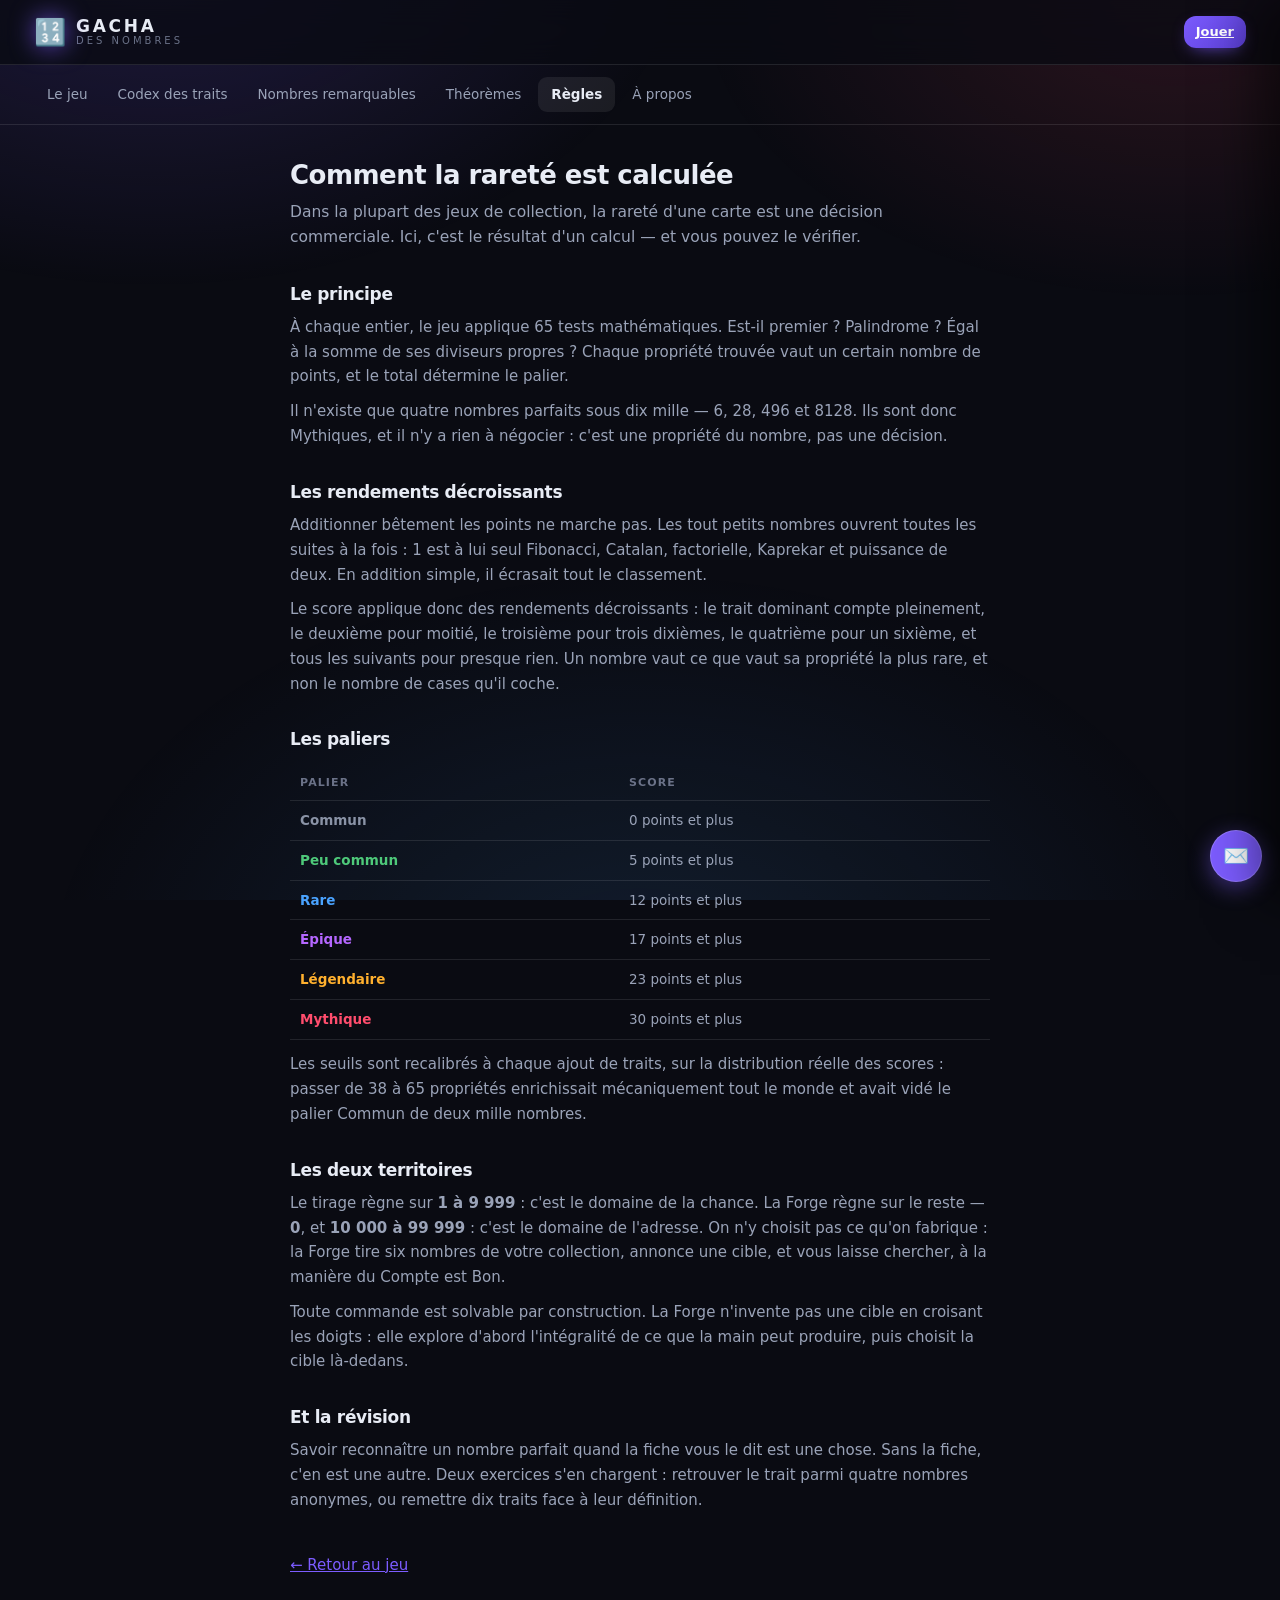
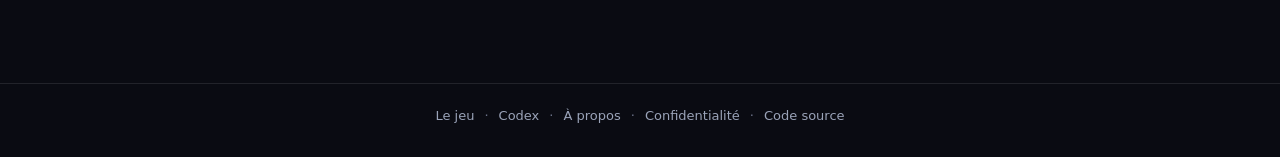
<file: regles.html>
<!DOCTYPE html>
<html lang="fr">
<head>
<meta charset="utf-8">
<meta name="viewport" content="width=device-width, initial-scale=1">
<title>Règles — Gacha des Nombres</title>
<meta name="description" content="Comment la rareté d'un nombre est calculée : 65 propriétés mathématiques, des rendements décroissants, et six paliers. Rien n'est décidé, tout est vérifiable.">
<meta property="og:title" content="Règles — Gacha des Nombres">
<meta property="og:description" content="Comment la rareté d'un nombre est calculée : 65 propriétés mathématiques, des rendements décroissants, et six paliers. Rien n'est décidé, tout est vérifiable.">
<meta property="og:type" content="article">
<link rel="stylesheet" href="css/style.css?v=233">
<link rel="icon" href="data:image/svg+xml,<svg xmlns='http://www.w3.org/2000/svg' viewBox='0 0 100 100'><text y='.9em' font-size='90'>🔢</text></svg>">
<!-- AdSense. La balise est posée en dur, et pas seulement injectée par
     js/pub.js, parce que la validation du site par Google se fait sur le HTML
     servi : dépendre du JavaScript pour être vérifié, c'est risquer un refus
     dont la cause serait invisible. pub.js détecte cette balise et n'en
     ajoute pas une seconde. -->
<script async src="https://pagead2.googlesyndication.com/pagead/js/adsbygoogle.js?client=ca-pub-8735036143518614"
        crossorigin="anonymous"></script>
</head>
<body>

<header class="topbar">
  <a class="brand" href="index.html">
    <span class="brandIcon">🔢</span>
    <span class="brandText"><b>GACHA</b><i>DES NOMBRES</i></span>
  </a>
  <a class="btn sm" href="index.html">Jouer</a>
</header>

<nav class="navDoc"><a href="index.html">Le jeu</a><a href="codex.html">Codex des traits</a><a href="nombres.html">Nombres remarquables</a><a href="theoremes.html">Théorèmes</a><span class="navOn">Règles</span><a href="a-propos.html">À propos</a></nav>

<main class="page">
<h1>Comment la rareté est calculée</h1>
<p class="chapo">Dans la plupart des jeux de collection, la rareté d'une carte est une
décision commerciale. Ici, c'est le résultat d'un calcul — et vous pouvez le vérifier.</p>

<h2>Le principe</h2>
<p>À chaque entier, le jeu applique 65 tests mathématiques. Est-il premier ?
Palindrome ? Égal à la somme de ses diviseurs propres ? Chaque propriété trouvée vaut un
certain nombre de points, et le total détermine le palier.</p>
<p>Il n'existe que quatre nombres parfaits sous dix mille — 6, 28, 496 et 8128. Ils sont donc
Mythiques, et il n'y a rien à négocier : c'est une propriété du nombre, pas une décision.</p>

<h2>Les rendements décroissants</h2>
<p>Additionner bêtement les points ne marche pas. Les tout petits nombres ouvrent toutes les
suites à la fois : 1 est à lui seul Fibonacci, Catalan, factorielle, Kaprekar et puissance de
deux. En addition simple, il écrasait tout le classement.</p>
<p>Le score applique donc des rendements décroissants : le trait dominant compte pleinement,
le deuxième pour moitié, le troisième pour trois dixièmes, le quatrième pour un sixième, et
tous les suivants pour presque rien. Un nombre vaut ce que vaut sa propriété la plus rare,
et non le nombre de cases qu'il coche.</p>

<h2>Les paliers</h2>
<table class="cook">
<tr><th>Palier</th><th>Score</th></tr>
<tr><td style="color:var(--r-commun)"><b>Commun</b></td><td>0 points et plus</td></tr>
<tr><td style="color:var(--r-peucommun)"><b>Peu commun</b></td><td>5 points et plus</td></tr>
<tr><td style="color:var(--r-rare)"><b>Rare</b></td><td>12 points et plus</td></tr>
<tr><td style="color:var(--r-epique)"><b>Épique</b></td><td>17 points et plus</td></tr>
<tr><td style="color:var(--r-legendaire)"><b>Légendaire</b></td><td>23 points et plus</td></tr>
<tr><td style="color:var(--r-mythique)"><b>Mythique</b></td><td>30 points et plus</td></tr>
</table>
<p>Les seuils sont recalibrés à chaque ajout de traits, sur la distribution réelle des
scores : passer de 38 à 65 propriétés enrichissait mécaniquement tout le monde et avait vidé
le palier Commun de deux mille nombres.</p>

<h2>Les deux territoires</h2>
<p>Le tirage règne sur <b>1 à 9 999</b> : c'est le domaine de la chance. La Forge règne sur
le reste — <b>0</b>, et <b>10 000 à 99 999</b> : c'est le domaine de l'adresse. On n'y choisit
pas ce qu'on fabrique : la Forge tire six nombres de votre collection, annonce une cible, et
vous laisse chercher, à la manière du Compte est Bon.</p>
<p>Toute commande est solvable par construction. La Forge n'invente pas une cible en croisant
les doigts : elle explore d'abord l'intégralité de ce que la main peut produire, puis choisit
la cible là-dedans.</p>

<h2>Et la révision</h2>
<p>Savoir reconnaître un nombre parfait quand la fiche vous le dit est une chose. Sans la
fiche, c'en est une autre. Deux exercices s'en chargent : retrouver le trait parmi quatre
nombres anonymes, ou remettre dix traits face à leur définition.</p>
<p class="retour"><a href="index.html">← Retour au jeu</a></p>
</main>

<div id="pubBas"></div>

<footer class="pied">
  <a href="index.html">Le jeu</a><span>·</span>
  <a href="codex.html">Codex</a><span>·</span>
  <a href="a-propos.html">À propos</a><span>·</span>
  <a href="confidentialite.html">Confidentialité</a><span>·</span>
  <a href="https://github.com/SignamarcheixH/GachaMath" rel="noopener" target="_blank">Code source</a>
</footer>

<script src="js/config.js?v=233"></script>
<script src="js/pub.js?v=233"></script>
<script src="js/doc.js?v=233"></script>
<script src="js/retour.js?v=233"></script>
<script>if (typeof initPub === 'function') initPub();</script>
</body>
</html>
</file>
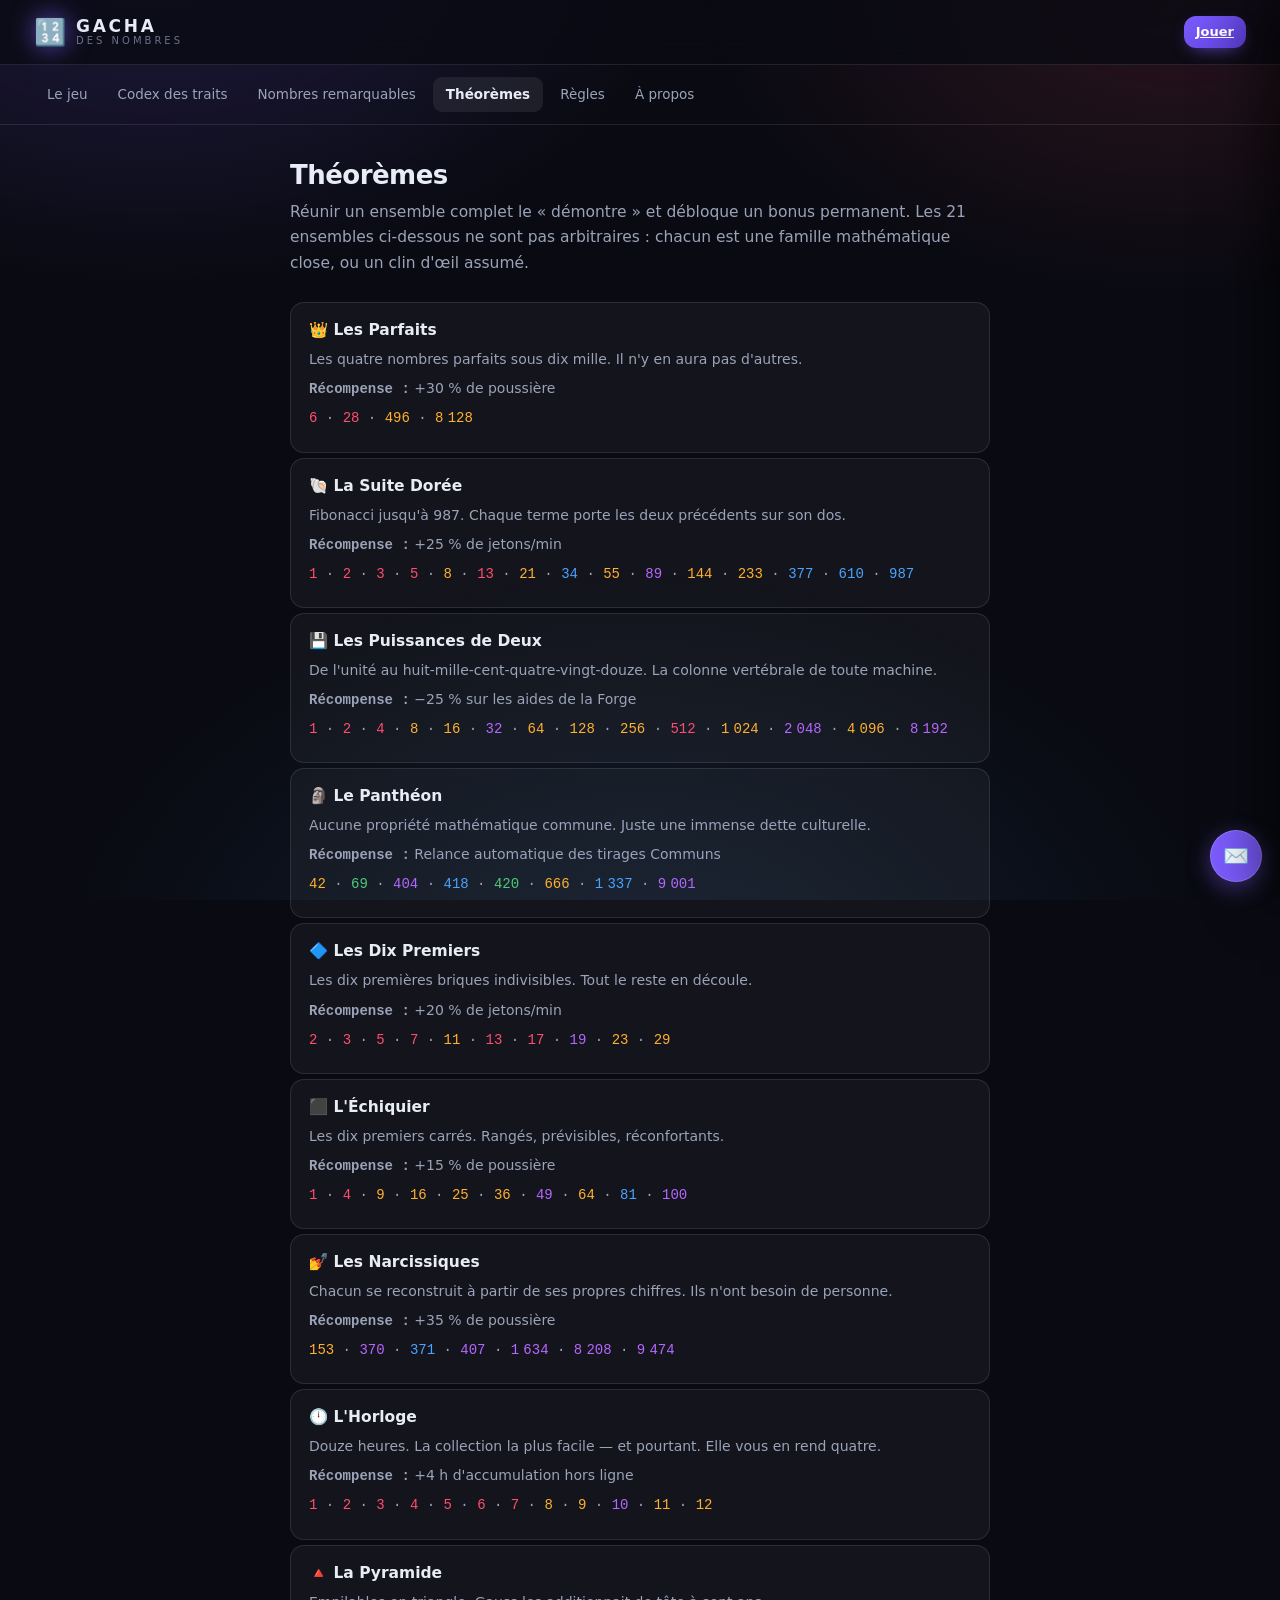
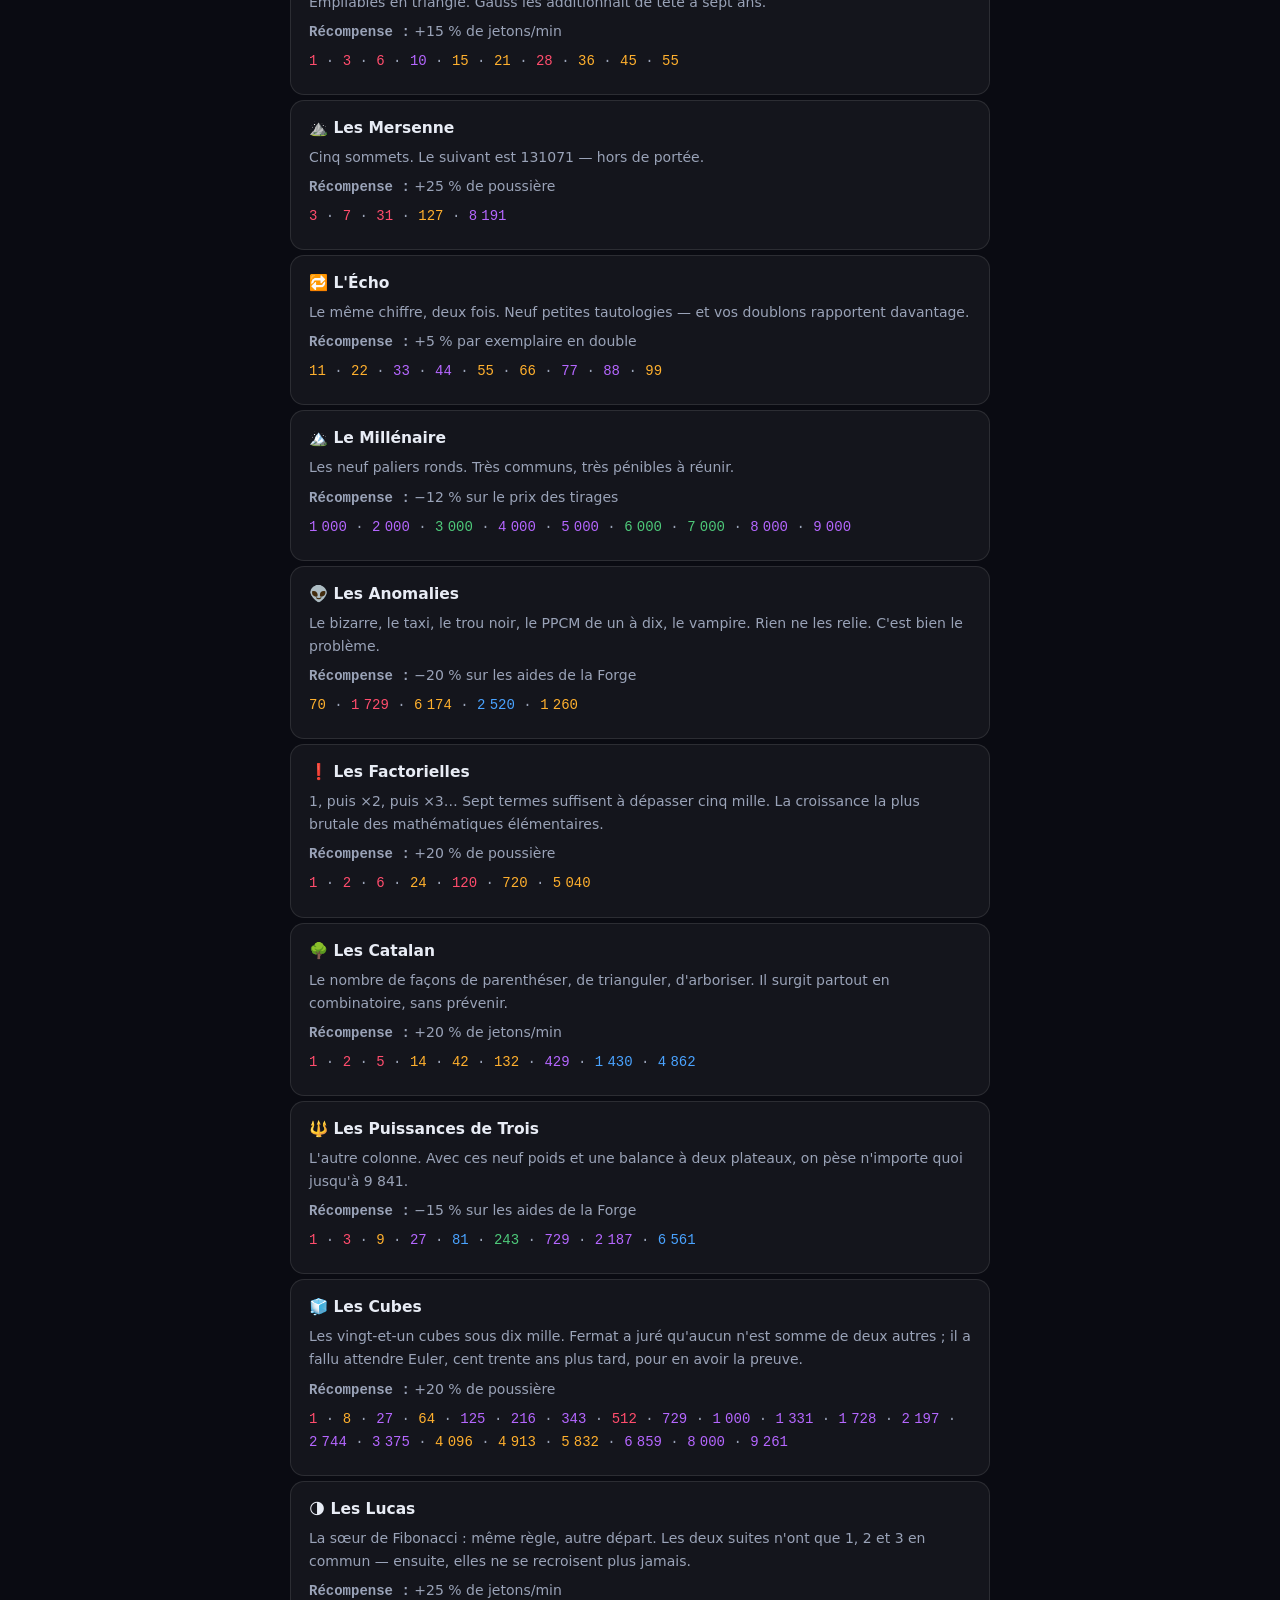
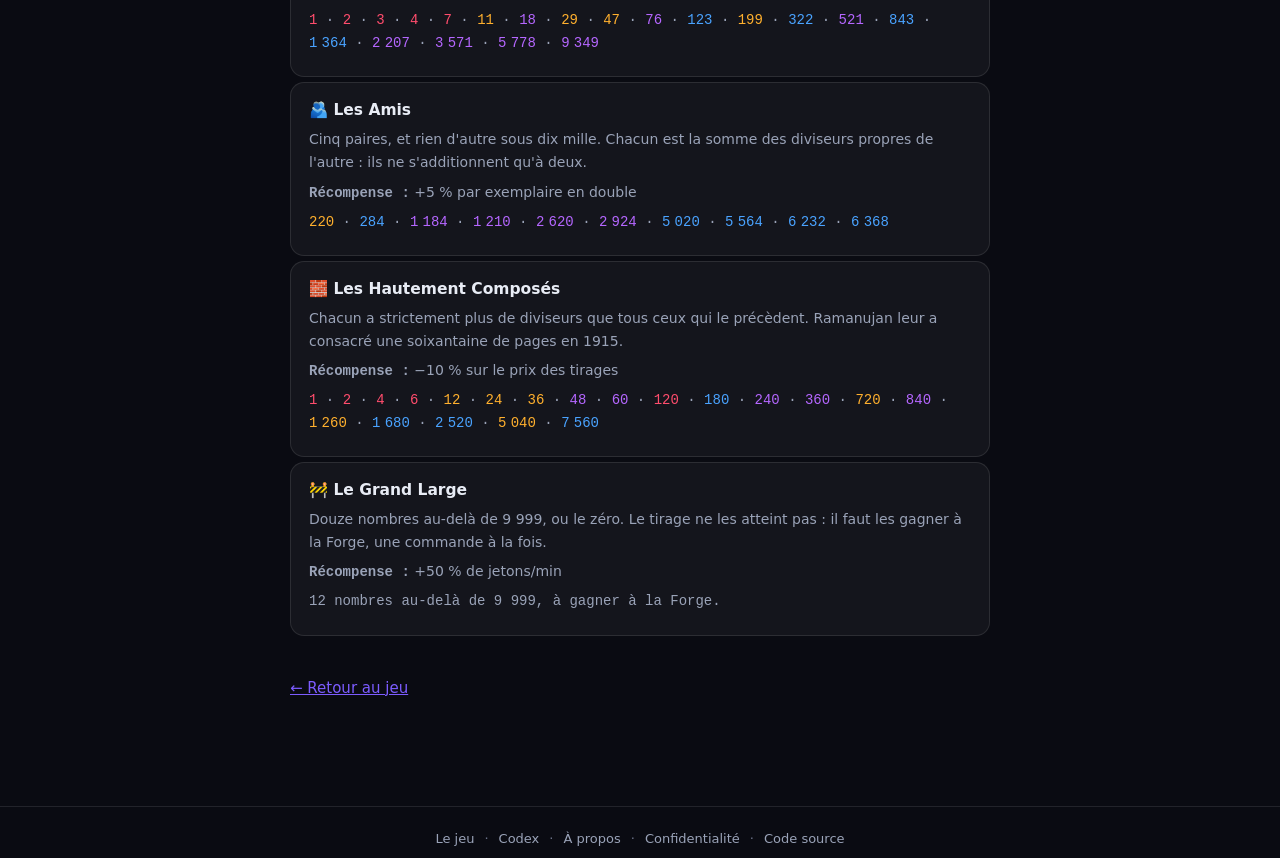
<file: theoremes.html>
<!DOCTYPE html>
<html lang="fr">
<head>
<meta charset="utf-8">
<meta name="viewport" content="width=device-width, initial-scale=1">
<title>Théorèmes — Gacha des Nombres</title>
<meta name="description" content="Les 21 collections du jeu : les quatre nombres parfaits, la suite de Fibonacci, les puissances de deux, le Panthéon des nombres cultes.">
<meta property="og:title" content="Théorèmes — Gacha des Nombres">
<meta property="og:description" content="Les 21 collections du jeu : les quatre nombres parfaits, la suite de Fibonacci, les puissances de deux, le Panthéon des nombres cultes.">
<meta property="og:type" content="article">
<link rel="stylesheet" href="css/style.css?v=233">
<link rel="icon" href="data:image/svg+xml,<svg xmlns='http://www.w3.org/2000/svg' viewBox='0 0 100 100'><text y='.9em' font-size='90'>🔢</text></svg>">
<!-- AdSense. La balise est posée en dur, et pas seulement injectée par
     js/pub.js, parce que la validation du site par Google se fait sur le HTML
     servi : dépendre du JavaScript pour être vérifié, c'est risquer un refus
     dont la cause serait invisible. pub.js détecte cette balise et n'en
     ajoute pas une seconde. -->
<script async src="https://pagead2.googlesyndication.com/pagead/js/adsbygoogle.js?client=ca-pub-8735036143518614"
        crossorigin="anonymous"></script>
</head>
<body>

<header class="topbar">
  <a class="brand" href="index.html">
    <span class="brandIcon">🔢</span>
    <span class="brandText"><b>GACHA</b><i>DES NOMBRES</i></span>
  </a>
  <a class="btn sm" href="index.html">Jouer</a>
</header>

<nav class="navDoc"><a href="index.html">Le jeu</a><a href="codex.html">Codex des traits</a><a href="nombres.html">Nombres remarquables</a><span class="navOn">Théorèmes</span><a href="regles.html">Règles</a><a href="a-propos.html">À propos</a></nav>

<main class="page">
<h1>Théorèmes</h1>
<p class="chapo">Réunir un ensemble complet le « démontre » et débloque un bonus permanent.
Les 21 ensembles ci-dessous ne sont pas arbitraires : chacun est une
famille mathématique close, ou un clin d'œil assumé.</p>
<div class="docListe">
  <article class="docTheo">
    <h3>👑 Les Parfaits</h3>
    <p>Les quatre nombres parfaits sous dix mille. Il n'y en aura pas d'autres.</p>
    <p class="docFiche"><b>Récompense :</b> +30 % de poussière</p>
    <p class="docNums"><span style="color:var(--r-mythique)">6</span> · <span style="color:var(--r-mythique)">28</span> · <span style="color:var(--r-legendaire)">496</span> · <span style="color:var(--r-legendaire)">8 128</span></p>
  </article>
  <article class="docTheo">
    <h3>🐚 La Suite Dorée</h3>
    <p>Fibonacci jusqu'à 987. Chaque terme porte les deux précédents sur son dos.</p>
    <p class="docFiche"><b>Récompense :</b> +25 % de jetons/min</p>
    <p class="docNums"><span style="color:var(--r-mythique)">1</span> · <span style="color:var(--r-mythique)">2</span> · <span style="color:var(--r-mythique)">3</span> · <span style="color:var(--r-mythique)">5</span> · <span style="color:var(--r-legendaire)">8</span> · <span style="color:var(--r-mythique)">13</span> · <span style="color:var(--r-legendaire)">21</span> · <span style="color:var(--r-rare)">34</span> · <span style="color:var(--r-legendaire)">55</span> · <span style="color:var(--r-epique)">89</span> · <span style="color:var(--r-legendaire)">144</span> · <span style="color:var(--r-legendaire)">233</span> · <span style="color:var(--r-rare)">377</span> · <span style="color:var(--r-rare)">610</span> · <span style="color:var(--r-rare)">987</span></p>
  </article>
  <article class="docTheo">
    <h3>💾 Les Puissances de Deux</h3>
    <p>De l'unité au huit-mille-cent-quatre-vingt-douze. La colonne vertébrale de toute machine.</p>
    <p class="docFiche"><b>Récompense :</b> −25 % sur les aides de la Forge</p>
    <p class="docNums"><span style="color:var(--r-mythique)">1</span> · <span style="color:var(--r-mythique)">2</span> · <span style="color:var(--r-mythique)">4</span> · <span style="color:var(--r-legendaire)">8</span> · <span style="color:var(--r-legendaire)">16</span> · <span style="color:var(--r-epique)">32</span> · <span style="color:var(--r-legendaire)">64</span> · <span style="color:var(--r-legendaire)">128</span> · <span style="color:var(--r-legendaire)">256</span> · <span style="color:var(--r-mythique)">512</span> · <span style="color:var(--r-legendaire)">1 024</span> · <span style="color:var(--r-epique)">2 048</span> · <span style="color:var(--r-legendaire)">4 096</span> · <span style="color:var(--r-epique)">8 192</span></p>
  </article>
  <article class="docTheo">
    <h3>🗿 Le Panthéon</h3>
    <p>Aucune propriété mathématique commune. Juste une immense dette culturelle.</p>
    <p class="docFiche"><b>Récompense :</b> Relance automatique des tirages Communs</p>
    <p class="docNums"><span style="color:var(--r-legendaire)">42</span> · <span style="color:var(--r-peucommun)">69</span> · <span style="color:var(--r-epique)">404</span> · <span style="color:var(--r-rare)">418</span> · <span style="color:var(--r-peucommun)">420</span> · <span style="color:var(--r-legendaire)">666</span> · <span style="color:var(--r-rare)">1 337</span> · <span style="color:var(--r-epique)">9 001</span></p>
  </article>
  <article class="docTheo">
    <h3>🔷 Les Dix Premiers</h3>
    <p>Les dix premières briques indivisibles. Tout le reste en découle.</p>
    <p class="docFiche"><b>Récompense :</b> +20 % de jetons/min</p>
    <p class="docNums"><span style="color:var(--r-mythique)">2</span> · <span style="color:var(--r-mythique)">3</span> · <span style="color:var(--r-mythique)">5</span> · <span style="color:var(--r-mythique)">7</span> · <span style="color:var(--r-legendaire)">11</span> · <span style="color:var(--r-mythique)">13</span> · <span style="color:var(--r-mythique)">17</span> · <span style="color:var(--r-epique)">19</span> · <span style="color:var(--r-legendaire)">23</span> · <span style="color:var(--r-legendaire)">29</span></p>
  </article>
  <article class="docTheo">
    <h3>⬛ L'Échiquier</h3>
    <p>Les dix premiers carrés. Rangés, prévisibles, réconfortants.</p>
    <p class="docFiche"><b>Récompense :</b> +15 % de poussière</p>
    <p class="docNums"><span style="color:var(--r-mythique)">1</span> · <span style="color:var(--r-mythique)">4</span> · <span style="color:var(--r-legendaire)">9</span> · <span style="color:var(--r-legendaire)">16</span> · <span style="color:var(--r-legendaire)">25</span> · <span style="color:var(--r-legendaire)">36</span> · <span style="color:var(--r-epique)">49</span> · <span style="color:var(--r-legendaire)">64</span> · <span style="color:var(--r-rare)">81</span> · <span style="color:var(--r-epique)">100</span></p>
  </article>
  <article class="docTheo">
    <h3>💅 Les Narcissiques</h3>
    <p>Chacun se reconstruit à partir de ses propres chiffres. Ils n'ont besoin de personne.</p>
    <p class="docFiche"><b>Récompense :</b> +35 % de poussière</p>
    <p class="docNums"><span style="color:var(--r-legendaire)">153</span> · <span style="color:var(--r-epique)">370</span> · <span style="color:var(--r-rare)">371</span> · <span style="color:var(--r-epique)">407</span> · <span style="color:var(--r-epique)">1 634</span> · <span style="color:var(--r-epique)">8 208</span> · <span style="color:var(--r-epique)">9 474</span></p>
  </article>
  <article class="docTheo">
    <h3>🕛 L'Horloge</h3>
    <p>Douze heures. La collection la plus facile — et pourtant. Elle vous en rend quatre.</p>
    <p class="docFiche"><b>Récompense :</b> +4 h d'accumulation hors ligne</p>
    <p class="docNums"><span style="color:var(--r-mythique)">1</span> · <span style="color:var(--r-mythique)">2</span> · <span style="color:var(--r-mythique)">3</span> · <span style="color:var(--r-mythique)">4</span> · <span style="color:var(--r-mythique)">5</span> · <span style="color:var(--r-mythique)">6</span> · <span style="color:var(--r-mythique)">7</span> · <span style="color:var(--r-legendaire)">8</span> · <span style="color:var(--r-legendaire)">9</span> · <span style="color:var(--r-epique)">10</span> · <span style="color:var(--r-legendaire)">11</span> · <span style="color:var(--r-legendaire)">12</span></p>
  </article>
  <article class="docTheo">
    <h3>🔺 La Pyramide</h3>
    <p>Empilables en triangle. Gauss les additionnait de tête à sept ans.</p>
    <p class="docFiche"><b>Récompense :</b> +15 % de jetons/min</p>
    <p class="docNums"><span style="color:var(--r-mythique)">1</span> · <span style="color:var(--r-mythique)">3</span> · <span style="color:var(--r-mythique)">6</span> · <span style="color:var(--r-epique)">10</span> · <span style="color:var(--r-legendaire)">15</span> · <span style="color:var(--r-legendaire)">21</span> · <span style="color:var(--r-mythique)">28</span> · <span style="color:var(--r-legendaire)">36</span> · <span style="color:var(--r-legendaire)">45</span> · <span style="color:var(--r-legendaire)">55</span></p>
  </article>
  <article class="docTheo">
    <h3>⛰️ Les Mersenne</h3>
    <p>Cinq sommets. Le suivant est 131071 — hors de portée.</p>
    <p class="docFiche"><b>Récompense :</b> +25 % de poussière</p>
    <p class="docNums"><span style="color:var(--r-mythique)">3</span> · <span style="color:var(--r-mythique)">7</span> · <span style="color:var(--r-mythique)">31</span> · <span style="color:var(--r-legendaire)">127</span> · <span style="color:var(--r-epique)">8 191</span></p>
  </article>
  <article class="docTheo">
    <h3>🔁 L'Écho</h3>
    <p>Le même chiffre, deux fois. Neuf petites tautologies — et vos doublons rapportent davantage.</p>
    <p class="docFiche"><b>Récompense :</b> +5 % par exemplaire en double</p>
    <p class="docNums"><span style="color:var(--r-legendaire)">11</span> · <span style="color:var(--r-legendaire)">22</span> · <span style="color:var(--r-epique)">33</span> · <span style="color:var(--r-epique)">44</span> · <span style="color:var(--r-legendaire)">55</span> · <span style="color:var(--r-legendaire)">66</span> · <span style="color:var(--r-epique)">77</span> · <span style="color:var(--r-epique)">88</span> · <span style="color:var(--r-legendaire)">99</span></p>
  </article>
  <article class="docTheo">
    <h3>🏔️ Le Millénaire</h3>
    <p>Les neuf paliers ronds. Très communs, très pénibles à réunir.</p>
    <p class="docFiche"><b>Récompense :</b> −12 % sur le prix des tirages</p>
    <p class="docNums"><span style="color:var(--r-epique)">1 000</span> · <span style="color:var(--r-epique)">2 000</span> · <span style="color:var(--r-peucommun)">3 000</span> · <span style="color:var(--r-epique)">4 000</span> · <span style="color:var(--r-epique)">5 000</span> · <span style="color:var(--r-peucommun)">6 000</span> · <span style="color:var(--r-peucommun)">7 000</span> · <span style="color:var(--r-epique)">8 000</span> · <span style="color:var(--r-epique)">9 000</span></p>
  </article>
  <article class="docTheo">
    <h3>👽 Les Anomalies</h3>
    <p>Le bizarre, le taxi, le trou noir, le PPCM de un à dix, le vampire. Rien ne les relie. C'est bien le problème.</p>
    <p class="docFiche"><b>Récompense :</b> −20 % sur les aides de la Forge</p>
    <p class="docNums"><span style="color:var(--r-legendaire)">70</span> · <span style="color:var(--r-mythique)">1 729</span> · <span style="color:var(--r-legendaire)">6 174</span> · <span style="color:var(--r-rare)">2 520</span> · <span style="color:var(--r-legendaire)">1 260</span></p>
  </article>
  <article class="docTheo">
    <h3>❗ Les Factorielles</h3>
    <p>1, puis ×2, puis ×3… Sept termes suffisent à dépasser cinq mille. La croissance la plus brutale des mathématiques élémentaires.</p>
    <p class="docFiche"><b>Récompense :</b> +20 % de poussière</p>
    <p class="docNums"><span style="color:var(--r-mythique)">1</span> · <span style="color:var(--r-mythique)">2</span> · <span style="color:var(--r-mythique)">6</span> · <span style="color:var(--r-legendaire)">24</span> · <span style="color:var(--r-mythique)">120</span> · <span style="color:var(--r-legendaire)">720</span> · <span style="color:var(--r-legendaire)">5 040</span></p>
  </article>
  <article class="docTheo">
    <h3>🌳 Les Catalan</h3>
    <p>Le nombre de façons de parenthéser, de trianguler, d'arboriser. Il surgit partout en combinatoire, sans prévenir.</p>
    <p class="docFiche"><b>Récompense :</b> +20 % de jetons/min</p>
    <p class="docNums"><span style="color:var(--r-mythique)">1</span> · <span style="color:var(--r-mythique)">2</span> · <span style="color:var(--r-mythique)">5</span> · <span style="color:var(--r-legendaire)">14</span> · <span style="color:var(--r-legendaire)">42</span> · <span style="color:var(--r-legendaire)">132</span> · <span style="color:var(--r-epique)">429</span> · <span style="color:var(--r-rare)">1 430</span> · <span style="color:var(--r-rare)">4 862</span></p>
  </article>
  <article class="docTheo">
    <h3>🔱 Les Puissances de Trois</h3>
    <p>L'autre colonne. Avec ces neuf poids et une balance à deux plateaux, on pèse n'importe quoi jusqu'à 9 841.</p>
    <p class="docFiche"><b>Récompense :</b> −15 % sur les aides de la Forge</p>
    <p class="docNums"><span style="color:var(--r-mythique)">1</span> · <span style="color:var(--r-mythique)">3</span> · <span style="color:var(--r-legendaire)">9</span> · <span style="color:var(--r-epique)">27</span> · <span style="color:var(--r-rare)">81</span> · <span style="color:var(--r-peucommun)">243</span> · <span style="color:var(--r-epique)">729</span> · <span style="color:var(--r-epique)">2 187</span> · <span style="color:var(--r-rare)">6 561</span></p>
  </article>
  <article class="docTheo">
    <h3>🧊 Les Cubes</h3>
    <p>Les vingt-et-un cubes sous dix mille. Fermat a juré qu'aucun n'est somme de deux autres ; il a fallu attendre Euler, cent trente ans plus tard, pour en avoir la preuve.</p>
    <p class="docFiche"><b>Récompense :</b> +20 % de poussière</p>
    <p class="docNums"><span style="color:var(--r-mythique)">1</span> · <span style="color:var(--r-legendaire)">8</span> · <span style="color:var(--r-epique)">27</span> · <span style="color:var(--r-legendaire)">64</span> · <span style="color:var(--r-epique)">125</span> · <span style="color:var(--r-epique)">216</span> · <span style="color:var(--r-epique)">343</span> · <span style="color:var(--r-mythique)">512</span> · <span style="color:var(--r-epique)">729</span> · <span style="color:var(--r-epique)">1 000</span> · <span style="color:var(--r-epique)">1 331</span> · <span style="color:var(--r-epique)">1 728</span> · <span style="color:var(--r-epique)">2 197</span> · <span style="color:var(--r-epique)">2 744</span> · <span style="color:var(--r-epique)">3 375</span> · <span style="color:var(--r-legendaire)">4 096</span> · <span style="color:var(--r-legendaire)">4 913</span> · <span style="color:var(--r-legendaire)">5 832</span> · <span style="color:var(--r-epique)">6 859</span> · <span style="color:var(--r-epique)">8 000</span> · <span style="color:var(--r-epique)">9 261</span></p>
  </article>
  <article class="docTheo">
    <h3>🌗 Les Lucas</h3>
    <p>La sœur de Fibonacci : même règle, autre départ. Les deux suites n'ont que 1, 2 et 3 en commun — ensuite, elles ne se recroisent plus jamais.</p>
    <p class="docFiche"><b>Récompense :</b> +25 % de jetons/min</p>
    <p class="docNums"><span style="color:var(--r-mythique)">1</span> · <span style="color:var(--r-mythique)">2</span> · <span style="color:var(--r-mythique)">3</span> · <span style="color:var(--r-mythique)">4</span> · <span style="color:var(--r-mythique)">7</span> · <span style="color:var(--r-legendaire)">11</span> · <span style="color:var(--r-epique)">18</span> · <span style="color:var(--r-legendaire)">29</span> · <span style="color:var(--r-legendaire)">47</span> · <span style="color:var(--r-epique)">76</span> · <span style="color:var(--r-rare)">123</span> · <span style="color:var(--r-legendaire)">199</span> · <span style="color:var(--r-rare)">322</span> · <span style="color:var(--r-epique)">521</span> · <span style="color:var(--r-rare)">843</span> · <span style="color:var(--r-rare)">1 364</span> · <span style="color:var(--r-epique)">2 207</span> · <span style="color:var(--r-epique)">3 571</span> · <span style="color:var(--r-epique)">5 778</span> · <span style="color:var(--r-epique)">9 349</span></p>
  </article>
  <article class="docTheo">
    <h3>🫂 Les Amis</h3>
    <p>Cinq paires, et rien d'autre sous dix mille. Chacun est la somme des diviseurs propres de l'autre : ils ne s'additionnent qu'à deux.</p>
    <p class="docFiche"><b>Récompense :</b> +5 % par exemplaire en double</p>
    <p class="docNums"><span style="color:var(--r-legendaire)">220</span> · <span style="color:var(--r-rare)">284</span> · <span style="color:var(--r-epique)">1 184</span> · <span style="color:var(--r-epique)">1 210</span> · <span style="color:var(--r-epique)">2 620</span> · <span style="color:var(--r-epique)">2 924</span> · <span style="color:var(--r-rare)">5 020</span> · <span style="color:var(--r-rare)">5 564</span> · <span style="color:var(--r-rare)">6 232</span> · <span style="color:var(--r-rare)">6 368</span></p>
  </article>
  <article class="docTheo">
    <h3>🧱 Les Hautement Composés</h3>
    <p>Chacun a strictement plus de diviseurs que tous ceux qui le précèdent. Ramanujan leur a consacré une soixantaine de pages en 1915.</p>
    <p class="docFiche"><b>Récompense :</b> −10 % sur le prix des tirages</p>
    <p class="docNums"><span style="color:var(--r-mythique)">1</span> · <span style="color:var(--r-mythique)">2</span> · <span style="color:var(--r-mythique)">4</span> · <span style="color:var(--r-mythique)">6</span> · <span style="color:var(--r-legendaire)">12</span> · <span style="color:var(--r-legendaire)">24</span> · <span style="color:var(--r-legendaire)">36</span> · <span style="color:var(--r-epique)">48</span> · <span style="color:var(--r-epique)">60</span> · <span style="color:var(--r-mythique)">120</span> · <span style="color:var(--r-rare)">180</span> · <span style="color:var(--r-epique)">240</span> · <span style="color:var(--r-epique)">360</span> · <span style="color:var(--r-legendaire)">720</span> · <span style="color:var(--r-epique)">840</span> · <span style="color:var(--r-legendaire)">1 260</span> · <span style="color:var(--r-rare)">1 680</span> · <span style="color:var(--r-rare)">2 520</span> · <span style="color:var(--r-legendaire)">5 040</span> · <span style="color:var(--r-rare)">7 560</span></p>
  </article>
  <article class="docTheo">
    <h3>🚧 Le Grand Large</h3>
    <p>Douze nombres au-delà de 9 999, ou le zéro. Le tirage ne les atteint pas : il faut les gagner à la Forge, une commande à la fois.</p>
    <p class="docFiche"><b>Récompense :</b> +50 % de jetons/min</p>
    <p class="docNums">12 nombres au-delà de 9 999, à gagner à la Forge.</p>
  </article>
</div>

<p class="retour"><a href="index.html">← Retour au jeu</a></p>
</main>

<div id="pubBas"></div>

<footer class="pied">
  <a href="index.html">Le jeu</a><span>·</span>
  <a href="codex.html">Codex</a><span>·</span>
  <a href="a-propos.html">À propos</a><span>·</span>
  <a href="confidentialite.html">Confidentialité</a><span>·</span>
  <a href="https://github.com/SignamarcheixH/GachaMath" rel="noopener" target="_blank">Code source</a>
</footer>

<script src="js/config.js?v=233"></script>
<script src="js/pub.js?v=233"></script>
<script src="js/doc.js?v=233"></script>
<script src="js/retour.js?v=233"></script>
<script>if (typeof initPub === 'function') initPub();</script>
</body>
</html>
</file>
<file: css/style.css>
/* ============================================================
   GACHA DES NOMBRES — feuille de style
   ============================================================ */

:root {
  --bg:        #0a0b12;
  --bg2:       #10121d;
  --panel:     rgba(255,255,255,.045);
  --panel2:    rgba(255,255,255,.075);
  --line:      rgba(255,255,255,.10);
  --line2:     rgba(255,255,255,.18);
  --txt:       #e8ecf5;
  --dim:       #9aa3b8;
  --dim2:      #6b7288;
  --accent:    #7c5cff;
  --gold:      #ffb02e;
  --coin:      #ffd76a;
  --dustc:     #8be9ff;

  --r-commun:     #8a93a6;
  --r-peucommun:  #4ec97a;
  --r-rare:       #4aa3ff;
  --r-epique:     #b567ff;
  --r-legendaire: #ffb02e;
  --r-mythique:   #ff4d6d;

  --mono: ui-monospace, "SF Mono", "Cascadia Mono", "Segoe UI Mono", "Roboto Mono", Consolas, monospace;
  --sans: system-ui, -apple-system, "Segoe UI", Roboto, "Helvetica Neue", sans-serif;
}

* { box-sizing: border-box; }
html, body { margin: 0; padding: 0; }

/* Le fond de base est peint sur la racine, pas sur le corps : la vue du lieu
   se glisse ENTRE les deux, et un corps opaque l'aurait masquée. */
html { background: var(--bg); }

body {
  background: transparent;
  color: var(--txt);
  font-family: var(--sans);
  font-size: 15px;
  line-height: 1.55;
  min-height: 100vh;
  -webkit-font-smoothing: antialiased;
}

/* ══════════ DÉCOR MATHÉMATIQUE ══════════
   La couche se glisse entre les halos et le contenu. Elle ne reçoit aucun
   clic : la mécanique de jetons écoute sur le document, ce qui lui permet de
   distinguer le vide d'un bouton. Voir js/fond.js. */
#fondMath {
  position: fixed; inset: 0; z-index: -1;
  pointer-events: none;
  overflow: hidden;
  font-family: var(--mono);
  color: var(--accent);
}

/* Chaque décoration s'écrit lettre à lettre puis s'efface. Le curseur clignote
   tant que la frappe dure ; il disparaît avec elle. */
.fondDeco {
  position: absolute; white-space: nowrap;
  letter-spacing: .04em;
  /* L'opacité visible est l'état de base, et non l'aboutissement d'une
     transition. Une transition ne progresse pas quand le navigateur ne rend
     pas la page — onglet masqué, fenêtre en arrière-plan — et la décoration
     resterait alors invisible pour toujours. C'est la frappe qui fait
     l'apparition ; le fondu ne sert qu'à la sortie. */
  opacity: .30;
  transition: opacity .8s ease;
  color: color-mix(in srgb, var(--accent) 62%, var(--dustc));
  text-shadow: 0 0 22px color-mix(in srgb, var(--accent) 35%, transparent);
}
.fondDeco[style*="hidden"] { opacity: 0; }   /* pendant la mesure */
.fondDeco.part { opacity: 0; }
.fondDeco.on::after {
  content: '▌'; opacity: .8;
  animation: fondCurseur 1s steps(2) infinite;
}
.fondDeco.part::after { content: none; }
@keyframes fondCurseur { 50% { opacity: 0; } }

@media (prefers-reduced-motion: reduce) {
  .fondDeco.on::after { animation: none; content: none; }
}

/* Le gain qui s'envole sous le curseur. */
.fondGain {
  position: fixed; z-index: 210; pointer-events: none;
  transform: translate(-50%, -50%);
  font-family: var(--mono); font-size: 14px; font-weight: 600;
  color: var(--coin); text-shadow: 0 0 12px rgba(0,0,0,.9);
  animation: fondMonte .9s ease-out forwards;
}
.fondGain.muet { color: var(--dim2); }
@keyframes fondMonte {
  from { opacity: 1; transform: translate(-50%, -50%); }
  to   { opacity: 0; transform: translate(-50%, -160%); }
}
@media (prefers-reduced-motion: reduce) {
  .fondGain { animation: none; opacity: .9; }
}

/* Le réglage, dans l'onglet Défis. */
.reglage {
  display: flex; align-items: center; gap: 14px; flex-wrap: wrap;
  padding: 14px 16px; margin-top: 18px;
  border: 1px solid var(--line); border-radius: 14px; background: var(--panel);
}
.reglage label { font-size: 14px; color: var(--txt); }
.reglage input[type=range] { flex: 1; min-width: 160px; accent-color: var(--accent); }
.reglage output {
  font-family: var(--mono); font-size: 13px; color: var(--dim);
  min-width: 48px; text-align: right;
}
.reglage .tiny { flex-basis: 100%; margin: 0; }

/* Halos de fond sur une couche fixe dédiée. En `background-attachment: fixed`
   sur <body>, Chromium repeint mal derrière le header sticky flouté.
   Ils passent derrière la toile, qui écrit par-dessus. */
body::before {
  content: ''; position: fixed; inset: 0; z-index: -2; pointer-events: none;
  background:
    radial-gradient(900px 600px  at 12% -8%,   rgba(124,92,255,.20), transparent 60%),
    radial-gradient(800px 500px  at 92% 0%,    rgba(255,77,109,.13), transparent 60%),
    radial-gradient(1000px 700px at 50% 110%,  rgba(74,163,255,.12), transparent 60%);
}

b { font-weight: 700; }
h2 { margin: 0 0 6px; font-size: 22px; letter-spacing: -.02em; }
h3 { margin: 0 0 8px; font-size: 16px; }
p  { margin: 0 0 10px; color: var(--dim); }
.tiny { font-size: 12.5px; color: var(--dim2); }

/* ---------- écran de chargement ---------- */
#boot {
  position: fixed; inset: 0; z-index: 999;
  display: grid; place-items: center;
  background: var(--bg);
  transition: opacity .45s ease;
}
#boot.gone { opacity: 0; pointer-events: none; }
.bootInner { text-align: center; }
.bootNum {
  font-family: var(--mono); font-size: 64px; font-weight: 700;
  letter-spacing: .06em;
  background: linear-gradient(120deg, var(--accent), var(--r-mythique), var(--gold));
  -webkit-background-clip: text; background-clip: text; color: transparent;
  animation: flick .12s steps(2) infinite;
}
@keyframes flick { 50% { opacity: .55; } }

/* ---------- barre du haut ---------- */
.topbar {
  position: sticky; top: 0; z-index: 40;
  display: flex; align-items: center; justify-content: space-between; gap: 16px;
  padding: 12px clamp(12px, 4vw, 34px);
  background: rgba(10,11,18,.78);
  backdrop-filter: blur(14px);
  border-bottom: 1px solid var(--line);
}
.brand { display: flex; align-items: center; gap: 10px; }
.brandIcon { font-size: 26px; filter: drop-shadow(0 0 12px rgba(124,92,255,.7)); }
.brandText { display: flex; flex-direction: column; line-height: 1.05; }
.brandText b { font-size: 17px; letter-spacing: .16em; }
.brandText i { font-size: 10px; letter-spacing: .3em; color: var(--dim2); font-style: normal; }

.wallet { display: flex; gap: 10px; }
.cur {
  display: grid; grid-template-columns: auto auto; grid-template-rows: auto auto;
  column-gap: 8px; align-items: center;
  padding: 6px 14px 6px 10px;
  background: var(--panel); border: 1px solid var(--line); border-radius: 12px;
}
.cur .ic { grid-row: 1 / 3; font-size: 20px; }
.cur .val { font-family: var(--mono); font-weight: 700; font-size: 16px; }
.cur .sub { font-size: 10.5px; color: var(--dim2); letter-spacing: .04em; }
.cur.coins .val { color: var(--coin); }
.cur.dust  .val { color: var(--dustc); }

/* ---------- onglets ---------- */
.tabs {
  display: flex; gap: 4px; overflow-x: auto;
  padding: 10px clamp(12px, 4vw, 34px) 0;
  scrollbar-width: none;
}
.tabs::-webkit-scrollbar { display: none; }
.tabs button {
  position: relative;
  display: flex; align-items: center; gap: 7px;
  padding: 9px 15px; white-space: nowrap;
  background: transparent; border: 1px solid transparent; border-radius: 11px 11px 0 0;
  color: var(--dim); font: inherit; font-size: 14px; cursor: pointer;
  transition: .15s;
}
.tabs button span { font-size: 15px; }
.tabs button:hover { color: var(--txt); background: var(--panel); }
.tabs button.on {
  color: var(--txt); background: var(--panel2);
  border-color: var(--line); border-bottom-color: transparent;
}
.tabs button.on::after {
  content: ''; position: absolute; left: 14px; right: 14px; bottom: -1px; height: 2px;
  background: linear-gradient(90deg, var(--accent), var(--r-mythique));
  border-radius: 2px;
}
.badge {
  font-style: normal; font-size: 11px; font-weight: 700;
  padding: 1px 6px; border-radius: 999px;
  background: var(--panel2); color: var(--dim);
}
.badge:empty { display: none; }
.badge.alert { background: var(--r-mythique); color: #fff; animation: pop 1.6s ease-in-out infinite; }
@keyframes pop { 50% { transform: scale(1.14); } }

main { padding: 22px clamp(12px, 4vw, 34px) 90px; max-width: 1280px; margin: 0 auto; }
.tab { display: none; animation: fade .28s ease; }
.tab.on { display: block; }
@keyframes fade { from { opacity: 0; transform: translateY(8px); } }

/* ---------- boutons ---------- */
.btn {
  display: inline-flex; align-items: center; justify-content: center; gap: 8px;
  padding: 11px 20px;
  background: linear-gradient(135deg, var(--accent), #5b3fd6);
  border: none; border-radius: 12px;
  color: #fff; font: inherit; font-weight: 600; cursor: pointer;
  box-shadow: 0 6px 18px -8px rgba(124,92,255,.9);
  transition: transform .12s, filter .12s, opacity .12s;
}
.btn:hover:not(:disabled) { transform: translateY(-2px); filter: brightness(1.1); }
.btn:active:not(:disabled) { transform: translateY(0); }
.btn:disabled { opacity: .38; cursor: not-allowed; box-shadow: none; }
.btn.ghost { background: var(--panel); border: 1px solid var(--line); color: var(--txt); box-shadow: none; }
.btn.ghost:hover:not(:disabled) { background: var(--panel2); border-color: var(--line2); }
.btn.ghost.danger { color: #ff7a8f; border-color: rgba(255,77,109,.35); }
.btn.sm { padding: 6px 12px; font-size: 13px; }
.btn.gold { background: linear-gradient(135deg, var(--gold), #e07f16); box-shadow: 0 6px 18px -8px rgba(255,176,46,.9); color: #2a1a00; }
.btn.big { flex-direction: column; gap: 2px; padding: 15px 34px; min-width: 190px; }
.btn.big b { font-size: 16px; }
.btn.big small { font-size: 12px; opacity: .8; font-weight: 500; }

/* ══════════ TIRAGE ══════════ */
.pullStage { display: flex; flex-direction: column; align-items: center; gap: 22px; }
.machine {
  position: relative; width: min(420px, 92vw); aspect-ratio: 3/2;
  display: grid; place-items: center;
  border: 1px solid var(--line); border-radius: 24px;
  background: linear-gradient(160deg, rgba(255,255,255,.07), rgba(255,255,255,.015));
  overflow: hidden;
}
.machineGlow {
  position: absolute; width: 130%; aspect-ratio: 1;
  background: conic-gradient(from 0deg, var(--accent), var(--r-mythique), var(--gold), var(--r-rare), var(--accent));
  filter: blur(58px); opacity: .3;
  animation: spin 14s linear infinite;
}
@keyframes spin { to { transform: rotate(360deg); } }
.machineNum {
  position: relative; z-index: 1;
  font-family: var(--mono); font-size: clamp(52px, 12vw, 86px); font-weight: 700;
  letter-spacing: .04em; text-shadow: 0 0 34px rgba(255,255,255,.35);
}
.machineCaption {
  position: absolute; bottom: 14px; z-index: 1; margin: 0;
  font-size: 12.5px; color: var(--dim); text-align: center; padding: 0 16px;
}
.pullBtns { display: flex; gap: 14px; flex-wrap: wrap; justify-content: center; }

.pityRow { display: flex; gap: 26px; flex-wrap: wrap; justify-content: center; width: 100%; }
.pity { display: flex; flex-direction: column; gap: 5px; min-width: 190px; }
.pity label { font-size: 11.5px; color: var(--dim2); letter-spacing: .05em; text-transform: uppercase; }
.pity span { font-family: var(--mono); font-size: 11.5px; color: var(--dim); }
.bar { height: 6px; background: var(--panel2); border-radius: 99px; overflow: hidden; }
.bar i { display: block; height: 100%; width: 0; background: var(--r-epique); border-radius: 99px; transition: width .35s; }
.bar.leg i { background: var(--r-legendaire); }

.odds { width: min(620px, 100%); border: 1px solid var(--line); border-radius: 14px; background: var(--panel); }
.odds summary { padding: 12px 16px; cursor: pointer; font-size: 14px; }
.oddsBody { padding: 0 16px 14px; }
#oddsTable { width: 100%; border-collapse: collapse; font-family: var(--mono); font-size: 13px; margin: 10px 0; }
#oddsTable td { padding: 5px 0; border-bottom: 1px dashed var(--line); }
#oddsTable td:last-child { text-align: right; color: var(--dim); }
#oddsTable td:nth-child(2) { text-align: right; color: var(--dim2); font-size: 12px; }

/* ══════════ CARTES ══════════ */
/* Tuile carrée : le nombre, centré, et rien d'autre. */
.card {
  position: relative; aspect-ratio: 1;
  display: grid; place-items: center;
  padding: 3px;
  border: 1px solid var(--rc, var(--line)); border-radius: 8px;
  background: linear-gradient(160deg, color-mix(in srgb, var(--rc) 16%, transparent), rgba(255,255,255,.02));
  cursor: pointer; overflow: hidden;
  transition: transform .14s, box-shadow .14s, opacity .14s;
}
.card:hover { transform: translateY(-3px); box-shadow: 0 10px 26px -14px var(--rc); }
.card .n {
  font-family: var(--mono); font-size: 15px; font-weight: 700;
  line-height: 1.1; letter-spacing: -.03em; white-space: nowrap;
  color: #fff; text-shadow: 0 0 14px color-mix(in srgb, var(--rc) 70%, transparent);
}
.card .cop {
  position: absolute; top: 2px; right: 3px;
  font-family: var(--mono); font-size: 9px; font-weight: 700;
  padding: 0 3px; border-radius: 99px;
  background: rgba(0,0,0,.5); border: 1px solid var(--line2); color: var(--dim);
}
.card[data-r="legendaire"], .card[data-r="mythique"] { box-shadow: inset 0 0 30px -14px var(--rc); }
.card[data-r="mythique"]::before {
  content: ''; position: absolute; inset: -40%;
  background: conic-gradient(from 0deg, transparent, color-mix(in srgb, var(--rc) 55%, transparent), transparent 40%);
  animation: spin 5s linear infinite; z-index: -1;
}

/* Vue exhaustive : les nombres pas encore obtenus, en creux. */
.card.locked {
  opacity: .3; border-style: dashed;
  background: rgba(255,255,255,.015); box-shadow: none;
}
.card.locked .n { color: var(--rc); text-shadow: none; }
.card.locked:hover { opacity: .85; transform: translateY(-3px); }
.card.locked::before { display: none; }

.grid { display: grid; grid-template-columns: repeat(auto-fill, minmax(68px, 1fr)); gap: 6px; }
.miniGrid { display: grid; grid-template-columns: repeat(auto-fill, minmax(84px, 1fr)); gap: 7px; max-height: 340px; overflow-y: auto; padding: 4px; }
.mini {
  padding: 7px 4px; text-align: center; cursor: pointer;
  border: 1px solid var(--rc); border-radius: 9px;
  background: color-mix(in srgb, var(--rc) 13%, transparent);
  font-family: var(--mono); font-weight: 700; font-size: 15px;
  transition: .12s;
}
.mini:hover { background: color-mix(in srgb, var(--rc) 30%, transparent); transform: translateY(-2px); }
.mini small { display: block; font-size: 9.5px; color: var(--dim); font-weight: 400; }

/* ---------- barre d'outils ---------- */
.toolbar { display: flex; gap: 10px; flex-wrap: wrap; align-items: center; margin-bottom: 14px; }
.toolbar.slim { margin-bottom: 8px; }
input[type=search], input[type=number], select {
  padding: 9px 13px;
  background: var(--panel); border: 1px solid var(--line); border-radius: 10px;
  color: var(--txt); font: inherit; font-size: 14px; outline: none;
  transition: border-color .15s;
}
input:focus, select:focus { border-color: var(--accent); }
input[type=number] { font-family: var(--mono); font-weight: 700; }
select option { background: var(--bg2); }
.chips { display: flex; gap: 5px; flex-wrap: wrap; }
.chip {
  padding: 6px 12px; border-radius: 99px; cursor: pointer;
  border: 1px solid var(--cc, var(--line)); background: transparent;
  color: var(--cc, var(--dim)); font: inherit; font-size: 12.5px; font-weight: 600;
  transition: .13s;
}
.chip.on { background: color-mix(in srgb, var(--cc) 25%, transparent); color: #fff; }
.hint { font-size: 13px; color: var(--dim); }

.colStats {
  display: flex; gap: 8px; flex-wrap: wrap; margin-bottom: 14px;
  font-family: var(--mono); font-size: 12.5px;
}
.colStats div {
  padding: 5px 11px; border-radius: 9px;
  border: 1px solid color-mix(in srgb, var(--cc) 45%, transparent);
  background: color-mix(in srgb, var(--cc) 12%, transparent); color: var(--cc);
}
.empty { padding: 50px 20px; text-align: center; color: var(--dim2); }

/* ══════════ FORGE ══════════ */
.forgeIntro { max-width: 760px; margin-bottom: 20px; }
.forgeBench {
  display: grid; grid-template-columns: 1fr auto 1fr; gap: 16px; align-items: start;
  padding: 18px; margin-bottom: 16px;
  border: 1px solid var(--line); border-radius: 18px; background: var(--panel);
}
.slot { display: flex; flex-direction: column; gap: 7px; }
.slot label { font-size: 11px; letter-spacing: .12em; text-transform: uppercase; color: var(--dim2); }
.slot input { width: 100%; font-size: 24px; text-align: center; padding: 12px; }
.slot.active input { border-color: var(--accent); box-shadow: 0 0 0 3px rgba(124,92,255,.18); }
.slot.dim { opacity: .32; pointer-events: none; }
.slotEv { min-height: 40px; font-size: 12.5px; color: var(--dim); text-align: center; }
.slotEv .rr { font-weight: 700; letter-spacing: .08em; text-transform: uppercase; font-size: 10.5px; }

.opPicker { display: grid; grid-template-columns: repeat(4, 46px); gap: 6px; }
.op {
  width: 46px; height: 46px; display: grid; place-items: center;
  border: 1px solid var(--line); border-radius: 12px; background: var(--panel);
  color: var(--txt); font-size: 21px; cursor: pointer; transition: .13s; position: relative;
}
.op:hover:not(.locked) { border-color: var(--line2); background: var(--panel2); transform: translateY(-2px); }
.op.on { background: linear-gradient(135deg, var(--accent), #5b3fd6); border-color: transparent; box-shadow: 0 6px 16px -8px var(--accent); }
.op.locked { opacity: .3; cursor: not-allowed; }
.op.locked::after { content: '🔒'; position: absolute; bottom: -2px; right: -2px; font-size: 10px; }

.forgeResult { min-height: 96px; margin-bottom: 22px; }
.forgeBox {
  display: flex; gap: 18px; align-items: center; flex-wrap: wrap;
  padding: 16px 18px; border-radius: 16px;
  border: 1px solid var(--rc, var(--line));
  background: linear-gradient(120deg, color-mix(in srgb, var(--rc) 14%, transparent), rgba(255,255,255,.02));
}
.forgeBox.err { --rc: #ff6b81; }
.forgeBox .expr { font-family: var(--mono); font-size: 15px; color: var(--dim); }
.forgeBox .out { font-family: var(--mono); font-size: 38px; font-weight: 700; color: #fff; text-shadow: 0 0 20px var(--rc); }
.forgeBox .meta { flex: 1; min-width: 200px; }
.forgeBox .rr { color: var(--rc); font-weight: 700; letter-spacing: .1em; text-transform: uppercase; font-size: 11px; }

/* ══════════ THÉORÈMES ══════════ */
.bonusSummary { display: flex; gap: 8px; flex-wrap: wrap; margin-bottom: 18px; }
.bonusSummary div {
  padding: 6px 13px; border-radius: 10px; font-size: 13px;
  border: 1px solid rgba(78,201,122,.35); background: rgba(78,201,122,.12); color: #7ee6a4;
}
/* Une ligne par théorème, comme à l'Atelier. Vingt et une cartes en grille se
   lisaient en deux dimensions ; empilées, les avancements s'alignent dans la
   même colonne et se comparent d'un seul regard. */
.theoList { display: flex; flex-direction: column; gap: 10px; }

.theoLigne {
  border: 1px solid var(--line); border-radius: 14px; background: var(--panel);
  transition: border-color .15s, background .15s;
}
.theoLigne.done {
  border-color: rgba(255,176,46,.5);
  background: linear-gradient(150deg, rgba(255,176,46,.1), rgba(255,255,255,.02));
}
.theoLigne.ready {
  border-color: var(--r-mythique);
  box-shadow: 0 0 0 1px var(--r-mythique), 0 8px 30px -18px var(--r-mythique);
}

.theoCorps {
  display: grid; align-items: center; gap: 14px;
  grid-template-columns: 36px minmax(0, 1fr) 150px max-content;
  padding: 13px 16px;
}
.theoEmoji { font-size: 26px; line-height: 1; }

.theoIdent { min-width: 0; }
.theoIdent h3 { margin: 0; font-size: 14.5px; font-weight: 600; }
.theoDesc { margin: 2px 0 0; font-size: 11.5px; color: var(--dim); line-height: 1.35; }
.theoBonus {
  display: block; margin-top: 4px;
  font-size: 12px; font-weight: 600; color: #7ee6a4;
}

/* L'avancement occupe une largeur fixe : c'est ce qui permet de comparer deux
   lignes sans les lire — les barres sont dans le même axe. */
.theoAvance { display: flex; flex-direction: column; gap: 4px; }
.theoAvance b { font-family: var(--mono); font-size: 15px; line-height: 1; }
.theoAvance b i { font-style: normal; font-size: 11px; color: var(--dim2); }
.theoAvance span { font-size: 10px; color: var(--dim2); }
.theoLigne.done .theoAvance b { color: var(--gold); }

.theoAction { display: flex; flex-direction: column; align-items: stretch; gap: 4px; }
.theoAction .btn { white-space: nowrap; }
.theoFait { font-size: 12px; font-weight: 600; color: var(--gold); white-space: nowrap; }
.theoAttente { font-size: 11px; color: var(--dim2); white-space: nowrap; }

/* Les nombres sur leur propre rangée : à vingt et un jetons, les faire tenir
   dans la colonne du nom rétrécissait tout le reste. */
.theoNums {
  display: flex; flex-wrap: wrap; gap: 4px;
  padding: 0 16px 13px;
}
.theoNums span {
  font-family: var(--mono); font-size: 12px; font-weight: 700;
  padding: 3px 8px; border-radius: 7px; cursor: pointer;
  border: 1px solid var(--line); color: var(--dim2); background: rgba(0,0,0,.2);
}
.theoNums span.have { border-color: var(--rc); color: #fff; background: color-mix(in srgb, var(--rc) 22%, transparent); }
.theoNums span.have:hover { background: color-mix(in srgb, var(--rc) 40%, transparent); }

@media (max-width: 860px) {
  /* L'avancement passe sous le nom. Les cases sont placées une par une : sans
     ça, `.theoAvance` prenait toute la rangée et le placement automatique
     renvoyait l'action sur une troisième rangée, dans la colonne de l'emoji. */
  .theoCorps { grid-template-columns: 36px minmax(0, 1fr) max-content; }
  .theoEmoji  { grid-row: 1; grid-column: 1; }
  .theoIdent  { grid-row: 1; grid-column: 2; }
  .theoAction { grid-row: 1; grid-column: 3; }
  .theoAvance {
    grid-row: 2; grid-column: 1 / -1;
    flex-direction: row; align-items: center; gap: 10px;
  }
  .theoAvance .bar { flex: 1; }
}
@media (max-width: 560px) {
  .theoCorps { grid-template-columns: 36px minmax(0, 1fr); gap: 10px; padding: 12px 13px; }
  .theoEmoji  { grid-row: 1; grid-column: 1; }
  .theoIdent  { grid-row: 1; grid-column: 2; }
  .theoAvance { grid-row: 2; grid-column: 1 / -1; }
  .theoAction {
    grid-row: 3; grid-column: 1 / -1;
    flex-direction: row; align-items: center; gap: 10px;
  }
  .theoAction .btn { flex: 1; }
  .theoNums { padding: 0 13px 12px; }
}

/* ══════════ DÉFIS ══════════ */
.defiList { display: grid; grid-template-columns: repeat(auto-fill, minmax(300px, 1fr)); gap: 11px; margin-bottom: 26px; }
.defi {
  display: flex; gap: 12px; align-items: center;
  padding: 13px 15px; border-radius: 13px;
  border: 1px solid var(--line); background: var(--panel);
}
.defi.done { opacity: .5; }
.defi.ready { border-color: var(--r-mythique); background: rgba(255,77,109,.10); }
.defi .em { font-size: 24px; }
.defi .txt { flex: 1; }
.defi .txt b { display: block; font-size: 14.5px; }
.defi .txt small { color: var(--dim2); font-size: 12.5px; }
.defi .rw { font-family: var(--mono); font-size: 12px; color: var(--dim); text-align: right; white-space: nowrap; }

.statsPanel { display: grid; grid-template-columns: repeat(auto-fill, minmax(180px, 1fr)); gap: 10px; margin-bottom: 26px; }
.statsPanel div { padding: 12px 14px; border: 1px solid var(--line); border-radius: 12px; background: var(--panel); }
.statsPanel b { display: block; font-family: var(--mono); font-size: 20px; }
.statsPanel small { color: var(--dim2); font-size: 12px; }
.dangerZone { text-align: center; padding-top: 10px; border-top: 1px solid var(--line); }

.traitList { display: flex; flex-direction: column; gap: 7px; }
.traitRow {
  display: flex; gap: 11px; align-items: flex-start;
  padding: 9px 12px; border-radius: 11px;
  background: rgba(0,0,0,.24); border: 1px solid var(--line);
}
.traitRow .em { font-size: 19px; line-height: 1.2; }
.traitRow .body { flex: 1; }
.traitRow .body b { font-size: 14px; }
.traitRow .body p { margin: 1px 0 0; font-size: 12.5px; color: var(--dim); }
.traitRow .proof {
  display: inline-block; margin-top: 6px; padding: 4px 10px;
  font-family: var(--mono); font-size: 12.5px; line-height: 1.5;
  color: #dfe6f5; background: rgba(0,0,0,.42);
  border: 1px solid var(--line); border-left: 2px solid var(--rc, var(--accent));
  border-radius: 4px 8px 8px 4px;
  overflow-wrap: anywhere;
}
.traitRow .proof.note {
  font-family: var(--sans); font-style: italic; color: var(--dim);
  background: transparent; border-color: transparent;
  border-left: 2px solid var(--line2); padding: 1px 0 1px 10px; border-radius: 0;
}
.traitRow .proof b { font-style: normal; color: var(--dim2); font-size: 11px; letter-spacing: .05em; }
.traitRow .pts { font-family: var(--mono); font-size: 13px; font-weight: 700; color: var(--gold); white-space: nowrap; }
.traitRow .pts.zero { color: var(--dim2); }
.traitRow.culte { border-color: rgba(255,176,46,.45); background: rgba(255,176,46,.09); }


/* ══════════ RÉVÉLATION ══════════ */
.reveal {
  position: fixed; inset: 0; z-index: 100;
  display: none; flex-direction: column; align-items: center; justify-content: center; gap: 18px;
  padding: 24px;
  background: rgba(6,7,12,.93); backdrop-filter: blur(10px);
}
.reveal.on { display: flex; }
.revealHead { display: flex; align-items: center; gap: 16px; }
.revealHead span { font-size: 15px; color: var(--dim); letter-spacing: .05em; }
.revealGrid { display: grid; gap: 12px; grid-template-columns: repeat(5, minmax(110px, 150px)); }
.revealGrid.one { grid-template-columns: minmax(220px, 300px); }
.revealFoot { display: flex; align-items: center; gap: 16px; flex-wrap: wrap; justify-content: center; }
.revealFoot span { font-family: var(--mono); font-size: 13px; color: var(--dim); }

/* `position: relative` pour que les anneaux d'irradiation se placent sur la
   carte. Ils vivent sur ::before et ::after de .rcard, PAS sur .face : la face
   est retournée en 3D et masquée de dos, un halo posé dessus disparaîtrait
   pendant la première moitié du retournement, c'est-à-dire au moment précis où
   l'on veut qu'il se voie. */
.rcard { perspective: 900px; position: relative; }
.rcard .inner {
  position: relative; width: 100%; aspect-ratio: 3/4;
  transform-style: preserve-3d; transform: rotateY(180deg);
  transition: transform .55s cubic-bezier(.3,1.4,.5,1);
}
.rcard.flip .inner { transform: rotateY(0deg); }
.rcard .face, .rcard .back {
  position: absolute; inset: 0; backface-visibility: hidden;
  border-radius: 15px; display: flex; flex-direction: column;
  align-items: center; justify-content: center; gap: 5px; padding: 10px; text-align: center;
}
.rcard .back {
  transform: rotateY(180deg);
  border: 1px solid var(--line2);
  background: repeating-linear-gradient(45deg, #171a29 0 9px, #1d2135 9px 18px);
  font-size: 30px; color: var(--dim2);
}
.rcard .face {
  border: 1px solid var(--rc);
  background: linear-gradient(165deg, color-mix(in srgb, var(--rc) 30%, #0d0f18), #0d0f18);
  box-shadow: 0 0 34px -12px var(--rc), inset 0 0 40px -22px var(--rc);
}
.rcard .face .n { font-family: var(--mono); font-size: clamp(24px, 4vw, 36px); font-weight: 700; color: #fff; text-shadow: 0 0 22px var(--rc); overflow-wrap: anywhere; }
.rcard .face .rr { font-size: 10px; letter-spacing: .14em; text-transform: uppercase; color: var(--rc); font-weight: 700; }
.rcard .face .nick { font-size: 11px; color: var(--dim); font-style: italic; }
.rcard .face .tag {
  position: absolute; top: 7px; left: 7px;
  font-size: 9.5px; font-weight: 700; letter-spacing: .07em;
  padding: 2px 7px; border-radius: 99px; background: var(--r-peucommun); color: #04210f;
}
.rcard .face .dup { position: absolute; top: 7px; right: 7px; font-family: var(--mono); font-size: 10px; color: var(--dustc); }
/* Le halo s'installe au lieu de détoner. L'ancienne version projetait un
   anneau de 26 px en 0,4 s : ça claquait, et ça ne laissait rien derrière. */
.rcard.flip[data-r="epique"] .face,
.rcard.flip[data-r="legendaire"] .face,
.rcard.flip[data-r="mythique"] .face { animation: burst 1.1s ease-out both; }
@keyframes burst {
  0%   { box-shadow: 0 0 0 0 transparent; }
  100% { box-shadow: 0 0 34px -12px var(--rc), inset 0 0 40px -22px var(--rc); }
}

/* La modale du nombre : sa coque est décrite avec toutes les autres, tout en
   bas de cette feuille — voir « LES MODALES ». */

/* ══════════ TOASTS ══════════ */
#toasts { position: fixed; right: 16px; bottom: 88px; z-index: 200; display: flex; flex-direction: column; gap: 8px; align-items: flex-end; }
.toast {
  padding: 10px 16px; border-radius: 12px; font-size: 13.5px; max-width: 330px;
  border: 1px solid var(--line2); background: rgba(20,22,34,.96);
  box-shadow: 0 12px 34px -18px #000;
  animation: slideIn .25s ease, fadeOut .4s ease 3.4s forwards;
}
.toast.good { border-color: rgba(78,201,122,.5); }
.toast.bad  { border-color: rgba(255,107,129,.5); }
.toast.gold { border-color: rgba(255,176,46,.6); background: rgba(44,32,8,.96); }
@keyframes slideIn { from { transform: translateX(24px); opacity: 0; } }
@keyframes fadeOut { to { opacity: 0; transform: translateX(24px); } }

/* ---------- responsive ---------- */
@media (max-width: 860px) {
  .revealGrid { grid-template-columns: repeat(3, minmax(88px, 1fr)); }
  .forgeBench { grid-template-columns: 1fr; }
  .opPicker { grid-template-columns: repeat(8, 1fr); justify-items: center; }
  .op { width: 100%; max-width: 46px; }
}
@media (max-width: 520px) {
  .brandText, .cur .sub { display: none; }
  .revealGrid { grid-template-columns: repeat(2, 1fr); }
  .btn.big { min-width: 140px; padding: 13px 18px; }
}

.colMore { display: flex; justify-content: center; padding: 22px 0 0; }

/* Bouton bascule actif (vue exhaustive) */
.btn.ghost.on {
  background: color-mix(in srgb, var(--accent) 24%, transparent);
  border-color: var(--accent); color: #fff;
}

/* ══════════ RECETTES ══════════ */
.recipes {
  padding: 18px 20px; margin-bottom: 26px; border-radius: 16px;
  border: 1px solid var(--rc, var(--line));
  background: linear-gradient(150deg, color-mix(in srgb, var(--rc) 10%, transparent), rgba(255,255,255,.02));
}
.recipes h3 { margin: 0 0 4px; }
.recipeList { display: flex; flex-direction: column; gap: 6px; margin-top: 12px; }
.recipe {
  display: flex; align-items: center; gap: 12px; flex-wrap: wrap;
  padding: 8px 12px; border-radius: 10px;
  background: rgba(0,0,0,.28); border: 1px solid var(--line);
}
.recipe .expr { font-family: var(--mono); font-size: 15px; font-weight: 700; min-width: 150px; }
.recipe .opname { font-size: 12.5px; color: var(--dim2); flex: 1; }
.recipe .cost { font-family: var(--mono); font-size: 13px; color: var(--dustc); white-space: nowrap; }
.recipe .cost.short { color: #ff7a8f; text-decoration: line-through; }

/* ══════════ FORGE — LE COMPTE EST BON ══════════ */
.forgeAccueil {
  max-width: 620px; margin: 0 auto; padding: 34px 26px; text-align: center;
  border: 1px solid var(--line); border-radius: 20px; background: var(--panel);
}
.forgeAccueilArt { font-size: 48px; filter: drop-shadow(0 0 22px rgba(124,92,255,.6)); margin-bottom: 6px; }
.forgeAccueil h3 { font-size: 18px; }

.commande {
  position: relative; overflow: hidden;
  padding: 22px 24px; margin-bottom: 18px; border-radius: 20px; text-align: center;
  border: 1px solid var(--rc); 
  background: linear-gradient(160deg, color-mix(in srgb, var(--rc) 18%, transparent), rgba(255,255,255,.02));
}
.commande.gagne { box-shadow: 0 0 0 1px var(--r-peucommun), 0 10px 40px -20px var(--r-peucommun); }
.cmdLabel { font-size: 11px; letter-spacing: .22em; text-transform: uppercase; color: var(--dim2); }
.cmdCible {
  font-family: var(--mono); font-size: clamp(46px, 10vw, 76px); font-weight: 700; line-height: 1.05;
  color: #fff; text-shadow: 0 0 34px var(--rc); letter-spacing: .02em;
}
.cmdMeta { display: flex; gap: 12px; justify-content: center; align-items: baseline; flex-wrap: wrap; }
.cmdMeta .rr { color: var(--rc); font-weight: 700; letter-spacing: .12em; text-transform: uppercase; font-size: 12px; }
.cmdMeta .nick { font-style: italic; color: var(--dim); font-size: 13px; }
.cmdGagne { margin-top: 10px; color: var(--r-peucommun); font-weight: 700; }

.etabli { padding: 18px 20px; border: 1px solid var(--line); border-radius: 18px; background: var(--panel); }
.etabliHead { display: flex; align-items: baseline; gap: 12px; margin-bottom: 12px; }
.etabliHead h3 { margin: 0; }

.pieces { display: flex; flex-wrap: wrap; gap: 9px; margin-bottom: 16px; min-height: 56px; }
.piece {
  padding: 12px 18px; border-radius: 12px; cursor: pointer;
  border: 1px solid var(--line2); background: linear-gradient(160deg, rgba(255,255,255,.09), rgba(255,255,255,.02));
  color: var(--txt); font-family: var(--mono); font-size: 21px; font-weight: 700;
  transition: .13s;
}
.piece:hover { transform: translateY(-2px); border-color: var(--accent); }
.piece.sel { background: linear-gradient(135deg, var(--accent), #5b3fd6); border-color: transparent; box-shadow: 0 8px 22px -10px var(--accent); }
.piece.cible { border-color: var(--r-peucommun); box-shadow: 0 0 0 1px var(--r-peucommun); }

.opBar { display: flex; flex-wrap: wrap; gap: 7px; align-items: center; margin-bottom: 14px; }
.opBtn {
  width: 46px; height: 46px; display: grid; place-items: center;
  border: 1px solid var(--line); border-radius: 12px; background: var(--panel2);
  color: var(--txt); font-size: 21px; cursor: pointer; transition: .13s;
}
.opBtn:hover { border-color: var(--line2); transform: translateY(-2px); }
.opBtn.on { background: linear-gradient(135deg, var(--accent), #5b3fd6); border-color: transparent; box-shadow: 0 6px 16px -8px var(--accent); }
.opSep { font-size: 10.5px; letter-spacing: .16em; text-transform: uppercase; color: var(--dim2); margin: 0 6px 0 12px; }

.journal { margin: 0 0 14px; padding-left: 22px; font-family: var(--mono); font-size: 13px; color: var(--dim); }
.journal li { padding: 2px 0; }
.journal b { color: var(--txt); }

.etabliBtns { display: flex; gap: 8px; flex-wrap: wrap; }
.indice {
  margin-top: 12px; padding: 10px 14px; border-radius: 10px; font-size: 13.5px;
  border: 1px solid rgba(255,176,46,.4); background: rgba(255,176,46,.1); color: #ffd992;
}
.indice b { font-family: var(--mono); color: #fff; }

.bilan { display: flex; gap: 10px; flex-wrap: wrap; justify-content: center; margin-top: 20px; }
.bilan .btn.ghost { border-color: var(--rc); color: var(--rc); }

/* ══════════ FORGE — LA GRILLE GUIDÉE ══════════ */
.guide { padding: 18px 20px; border: 1px solid var(--line); border-radius: 18px; background: var(--panel); }
.guideHead { display: flex; align-items: baseline; gap: 12px; flex-wrap: wrap; margin-bottom: 16px; }
.guideHead h3 { margin: 0; }
.guideHead .tiny { flex: 1; min-width: 240px; }

.guideLignes { display: flex; flex-direction: column; gap: 8px; margin-bottom: 20px; }
.gLigne {
  display: flex; align-items: center; gap: 8px; flex-wrap: wrap;
  padding: 10px 14px; border-radius: 12px;
  background: rgba(0,0,0,.26); border: 1px solid var(--line);
  transition: .15s;
}
.gLigne.active { border-color: var(--accent); background: rgba(124,92,255,.10); }
.gLigne.perimee { border-color: rgba(255,107,129,.45); }
.gNum {
  width: 22px; height: 22px; display: grid; place-items: center; flex: none;
  border-radius: 50%; background: rgba(255,255,255,.07);
  font-size: 11px; font-weight: 700; color: var(--dim2);
}
.gLigne.active .gNum { background: var(--accent); color: #fff; }
.gEq { font-family: var(--mono); font-size: 20px; color: var(--dim2); margin: 0 2px; }

.gCell {
  display: grid; place-items: center;
  min-width: 92px; height: 46px; padding: 0 12px;
  font-family: var(--mono); font-size: 19px; font-weight: 700;
  border-radius: 10px; transition: .13s;
}
.gCell.op { min-width: 46px; }
.gCell.trou { cursor: pointer; border: 2px dashed var(--line2); background: rgba(124,92,255,.06); }
.gCell.trou:hover, .gCell.survol { border-color: var(--accent); background: rgba(124,92,255,.2); }
.gCell.survol { transform: scale(1.05); }
.gCell.pose { cursor: grab; border: 2px solid var(--accent); background: rgba(124,92,255,.22); }
.gCell.pose:hover { border-color: #ff8a9c; }
/* Référence à un jeton qui n'existe plus, ou qui ne vaut plus la même chose.
   La ligne n'est pas vidée d'office : c'est au joueur de faire le ménage. */
.gCell.perime {
  cursor: pointer; border: 2px solid #ff6b81; background: rgba(255,107,129,.16);
  color: #ff9aa8; text-decoration: line-through;
}
.gCell.perime:hover { background: rgba(255,107,129,.3); }
.gCell.verrou { cursor: default; border: 2px solid transparent; background: rgba(255,255,255,.07); color: var(--dim); }
.gCell.verrou:hover { border-color: transparent; }

.gRes {
  min-width: 104px; height: 46px; padding: 0 14px;
  display: grid; place-items: center; border-radius: 10px;
  font-family: var(--mono); font-size: 19px; font-weight: 700;
  background: rgba(255,255,255,.05); color: var(--txt);
}
.gRes.vide { color: var(--dim2); background: transparent; border: 1px dashed var(--line); }
.gRes.objectif { color: var(--gold); background: rgba(255,176,46,.12); border: 1px dashed rgba(255,176,46,.5); }
.gRes.cible { color: #7ee6a4; background: rgba(78,201,122,.18); border: 1px solid var(--r-peucommun); }
.gRes.devie { color: #ff9aa8; background: rgba(255,107,129,.14); border: 1px solid rgba(255,107,129,.5); }
.gAlerte { font-size: 12px; color: #ff9aa8; }

.banqueHead { font-size: 13px; color: var(--dim); margin-bottom: 7px; display: flex; gap: 10px; align-items: baseline; flex-wrap: wrap; }
.banque {
  display: flex; flex-wrap: wrap; gap: 8px; min-height: 52px; margin-bottom: 14px;
  padding: 10px; border-radius: 12px; border: 1px dashed var(--line); background: rgba(0,0,0,.18);
}
.banque.ops { min-height: 0; }
.jeton {
  padding: 9px 15px; border-radius: 10px; cursor: grab;
  border: 1px solid var(--line2); background: linear-gradient(160deg, rgba(255,255,255,.11), rgba(255,255,255,.03));
  color: var(--txt); font-family: var(--mono); font-size: 18px; font-weight: 700;
  transition: transform .12s, border-color .12s;
}
.jeton:hover { transform: translateY(-2px); border-color: var(--accent); }
.jeton:active { cursor: grabbing; }
.jeton.drag { opacity: .4; }
/* Les jetons nés de vos propres calculs se distinguent des pièces de la main. */
.jeton.derive { color: #cbb6ff; border-color: rgba(124,92,255,.55); background: linear-gradient(160deg, rgba(124,92,255,.24), rgba(124,92,255,.06)); }
.jeton.op { min-width: 46px; text-align: center; color: var(--gold); border-color: rgba(255,176,46,.4); }
.jeton.sel { background: linear-gradient(135deg, var(--accent), #5b3fd6); border-color: transparent; color: #fff; box-shadow: 0 8px 20px -10px var(--accent); }

/* Une case occupée se saisit et se dépose sur une autre ligne. */
.gCell.pose:active { cursor: grabbing; }
.gCell.drag { opacity: .4; }
.cmdPrime { margin-top: 10px; font-size: 13px; color: var(--dim); }
.cmdPrime b { color: var(--coin); font-family: var(--mono); }

/* ══════════ RÉVISION ══════════ */
.revBarre {
  display: flex; align-items: center; gap: 18px; flex-wrap: wrap;
  padding: 10px 16px; margin-bottom: 18px;
  border: 1px solid var(--line); border-radius: 12px; background: var(--panel);
}
.revVague { font-weight: 700; letter-spacing: .04em; }
.revVies { font-size: 16px; letter-spacing: 3px; color: #ff5d75; }
.revVies .perdue { color: var(--line2); }

.revQuestion { text-align: center; margin-bottom: 22px; }
.revConsigne { font-size: 14px; color: var(--dim); }
.revTrait {
  font-size: clamp(26px, 5vw, 38px); font-weight: 700; letter-spacing: -.02em;
  margin: 4px 0 8px;
}
.revDef { display: inline-block; max-width: 640px; text-align: left; }
.revDef summary { cursor: pointer; font-size: 12.5px; color: var(--dim2); text-align: center; }
.revDef p { margin: 8px 0 0; font-size: 13.5px; }

/* Cartes rigoureusement identiques : ni couleur de rareté, ni surnom, ni emoji.
   Le moindre écart visuel donnerait la réponse sans rien savoir du trait. */
.revCartes {
  display: grid; grid-template-columns: repeat(auto-fit, minmax(150px, 1fr));
  gap: 12px; max-width: 720px; margin: 0 auto 22px;
}
.qCard {
  padding: 26px 12px; border-radius: 14px; cursor: pointer;
  border: 1px solid var(--line2);
  background: linear-gradient(160deg, rgba(255,255,255,.08), rgba(255,255,255,.02));
  color: var(--txt); font-family: var(--mono); font-size: 26px; font-weight: 700;
  transition: transform .13s, border-color .13s, background .13s;
}
.qCard:hover:not(:disabled) { transform: translateY(-3px); border-color: var(--accent); background: rgba(124,92,255,.16); }
.qCard:disabled { cursor: default; }
.qCard.bonne { border-color: var(--r-peucommun); background: rgba(78,201,122,.22); color: #b9f5cf; }
.qCard.mauvaise { border-color: #ff6b81; background: rgba(255,107,129,.2); color: #ffb0bb; }
.qCard.neutre { opacity: .35; }

.revVerdict {
  max-width: 720px; margin: 0 auto; padding: 18px 20px; border-radius: 16px; text-align: center;
  border: 1px solid var(--line);
}
.revVerdict.ok { border-color: rgba(78,201,122,.5); background: rgba(78,201,122,.1); }
.revVerdict.ko { border-color: rgba(255,107,129,.45); background: rgba(255,107,129,.08); }
.revVerdictTitre { font-size: 17px; font-weight: 700; margin-bottom: 10px; }
.revPreuve {
  font-size: 13.5px; color: var(--dim); text-align: left;
  padding: 9px 13px; margin-bottom: 10px; border-radius: 10px;
  background: rgba(0,0,0,.28); border-left: 2px solid var(--accent);
}
.revPreuve.refus { border-left-color: #ff6b81; }
.revPreuve b { color: var(--txt); font-family: var(--mono); }
.revPied { text-align: center; margin-top: 22px; }

/* ══════════ RÉVISION — APPARIEMENT ══════════ */
.revChoix { display: flex; gap: 14px; flex-wrap: wrap; justify-content: center; }
.appConsigne { text-align: center; max-width: 660px; margin: 0 auto 18px; }

.appairs { display: flex; flex-direction: column; gap: 8px; max-width: 900px; margin: 0 auto; }
.appRow {
  display: grid; grid-template-columns: 210px 24px 1fr; gap: 10px; align-items: center;
  padding: 8px 12px; border-radius: 12px;
  border: 1px solid var(--line); background: rgba(0,0,0,.24);
  transition: .15s;
}
.appRow.juste { border-color: rgba(78,201,122,.5); background: rgba(78,201,122,.09); }
.appLien { text-align: center; color: var(--dim2); font-size: 15px; }
.appRow.juste .appLien { color: var(--r-peucommun); }

.appTrait {
  padding: 11px 13px; border-radius: 10px; cursor: grab; text-align: left;
  border: 1px solid var(--line2);
  background: linear-gradient(160deg, rgba(255,255,255,.1), rgba(255,255,255,.02));
  color: var(--txt); font: inherit; font-size: 14px; font-weight: 600;
  transition: transform .12s, border-color .12s, background .12s;
}
.appTrait:hover:not(:disabled) { transform: translateY(-2px); border-color: var(--accent); }
.appTrait:active:not(:disabled) { cursor: grabbing; }
.appTrait.drag { opacity: .4; }
.appTrait.survol { border-color: var(--accent); background: rgba(124,92,255,.28); }
.appTrait.sel { background: linear-gradient(135deg, var(--accent), #5b3fd6); border-color: transparent; box-shadow: 0 8px 20px -10px var(--accent); }
.appTrait.verrou { cursor: default; opacity: .75; border-color: rgba(78,201,122,.45); background: rgba(78,201,122,.14); }

.appDef { font-size: 13.5px; color: var(--dim); line-height: 1.45; }

@media (max-width: 720px) {
  .appRow { grid-template-columns: 1fr; gap: 6px; }
  .appLien { display: none; }
}

/* ══════════ TAILLE DE PAQUET ══════════ */
.packSizes { display: flex; gap: 6px; flex-wrap: wrap; justify-content: center; }
.pack {
  padding: 8px 16px; border-radius: 10px; cursor: pointer;
  border: 1px solid var(--line); background: var(--panel);
  color: var(--dim); font: inherit; font-size: 14px; font-weight: 700; font-family: var(--mono);
  transition: .13s;
}
.pack:hover { border-color: var(--line2); color: var(--txt); transform: translateY(-2px); }
.pack.on { background: linear-gradient(135deg, var(--gold), #e07f16); border-color: transparent; color: #2a1a00; }
.pack.cher:not(.on) { opacity: .4; }
.badge.pret { background: var(--r-peucommun); color: #04210f; }

/* ══════════ TERRITOIRE : TIRAGE vs FORGE ══════════
   La couleur dit la rareté ; il fallait un second canal, orthogonal, pour dire
   d'où vient le nombre. Un coin coupé sur les nombres que le tirage ne peut
   pas donner — 0, et tout ce qui dépasse 9 999. */
.card.forge::after {
  content: ''; position: absolute; top: 0; left: 0;
  border-width: 11px; border-style: solid;
  border-color: var(--dustc) transparent transparent var(--dustc);
  opacity: .85;
}
.card.forge { border-style: solid; box-shadow: inset 0 0 0 1px rgba(139,233,255,.28); }
.card.locked.forge::after { opacity: .3; }
.chip.terr { font-weight: 700; }

/* ══════════ RÉVÉLATION — GROS PAQUETS ══════════ */
.revealGrid.large { grid-template-columns: repeat(6, minmax(84px, 118px)); }
.revealGrid.dense {
  grid-template-columns: repeat(auto-fill, minmax(62px, 1fr));
  gap: 6px; width: min(1100px, 94vw);
  max-height: 62vh; padding: 4px;
  /* Les rayons débordent des cartes du bord et ajoutaient une barre de
     défilement latérale. On coupe donc l'axe horizontal et on laisse le
     vertical défiler. (Le moteur résout ce `clip` en `hidden` quand l'autre
     axe est `auto` — vérifié : la grille n'est pas défilable en x, ni à la
     souris ni par `scrollLeft`.) */
  overflow-x: clip; overflow-y: auto;
}
/* La transition RESTE, même sur cent cartes : c'est elle qui fait la
   révélation. Elle était coupée ici, si bien que la cascade n'aurait rien
   animé du tout. Comme les cartes se retournent l'une après l'autre, il n'y
   en a qu'une poignée en mouvement à un instant donné. */
.revealGrid.dense .rcard .inner { aspect-ratio: 1; }
.revealGrid.dense .rcard .face { gap: 1px; padding: 4px; }
.revealGrid.dense .rcard .face .n { font-size: 15px; }
.revealGrid.dense .rcard .face .rr,
.revealGrid.dense .rcard .face .nick { display: none; }
/* Sur cent cartes presque toutes neuves, le bandeau « NOUVEAU » ne dit plus
   rien et sature la grille : il devient un simple point. */
.revealGrid.dense .rcard .face .tag {
  font-size: 0; padding: 0; top: 4px; left: 4px;
  width: 7px; height: 7px; border-radius: 50%;
}
.revealGrid.dense .rcard .face .dup { display: none; }

/* Un doublon s'efface : la proportion de nouveaux doit se lire d'un coup d'œil. */
.rcard.dupe .face { opacity: .34; filter: saturate(.45); box-shadow: none; }
.rcard.dupe .face .n { color: var(--dim); text-shadow: none; }
.rcard.dupe:hover .face { opacity: .7; }

/* ══════════ SAUVEGARDE EN LIGNE ══════════ */
.nuage {
  display: flex; align-items: center; gap: 7px;
  padding: 6px 13px; border-radius: 12px; cursor: pointer;
  border: 1px solid var(--line); background: var(--panel);
  color: var(--dim); font: inherit; font-size: 13px;
  transition: .15s; max-width: 190px;
}
.nuage:hover { border-color: var(--line2); color: var(--txt); }
.nuage .nIc { font-size: 15px; }
.nuage .nTxt { overflow: hidden; text-overflow: ellipsis; white-space: nowrap; }
.nuage.ok { border-color: rgba(78,201,122,.4); color: #8fe0ab; }
.nuage.ok .nIc { color: var(--r-peucommun); }
.nuage.anonyme { border-color: rgba(255,176,46,.45); color: var(--gold); }
.nuage.erreur { border-color: rgba(255,107,129,.5); color: #ff9aa8; }
.nuage.absent { border-style: dashed; color: var(--dim2); }
.nuage.attente .nIc { animation: pulseNuage 1.1s ease-in-out infinite; }
@keyframes pulseNuage { 50% { opacity: .3; } }

.nCode {
  margin: 16px 0; padding: 14px 16px; border-radius: 12px;
  border: 1px dashed rgba(255,176,46,.5); background: rgba(255,176,46,.08);
}
.nCode label { font-size: 11px; letter-spacing: .14em; text-transform: uppercase; color: var(--dim2); }
.nCodeVal {
  font-family: var(--mono); font-size: 22px; font-weight: 700; letter-spacing: .06em;
  color: var(--gold); margin: 4px 0 8px; user-select: all;
}
.nForm { display: flex; gap: 8px; flex-wrap: wrap; margin: 10px 0; }
.nForm input { flex: 1; min-width: 180px; font-size: 15px; }
.nBtns { display: flex; gap: 8px; flex-wrap: wrap; margin: 16px 0 10px; }
/* Le détail chiffré d'une décision : ce qu'on va perdre, en clair. Une modale
   qui propose d'effacer doit dire quoi. */
.nDetail {
  margin: 0; padding: 10px 13px; border-radius: 10px;
  border: 1px solid var(--line); background: rgba(0,0,0,.28);
  font-size: 12.5px; color: var(--dim);
}
.nChoix { display: flex; gap: 12px; flex-wrap: wrap; margin: 18px 0; }
.nChoix .btn { flex: 1; min-width: 200px; flex-direction: column; gap: 3px; padding: 16px; }
.nChoix .btn small { font-weight: 400; opacity: .85; font-size: 12px; }

/* ══════════ CLASSEMENT ══════════ */
.clTris { margin-bottom: 18px; }
.clAvis {
  display: flex; gap: 14px; align-items: center; flex-wrap: wrap;
  padding: 12px 16px; margin-bottom: 18px; border-radius: 12px; font-size: 13.5px;
  border: 1px solid rgba(255,176,46,.4); background: rgba(255,176,46,.09); color: #ffd992;
}
.clTable { width: 100%; max-width: 620px; border-collapse: collapse; }
.clTable td { padding: 10px 12px; border-bottom: 1px solid var(--line); }
.clTable tr.moi td { background: rgba(124,92,255,.14); }
.clTable tr.moi td:first-child { border-radius: 8px 0 0 8px; }
.clTable tr.moi td:last-child { border-radius: 0 8px 8px 0; }
.clRang { width: 52px; text-align: center; font-family: var(--mono); font-size: 16px; color: var(--dim); }
.clNom { font-weight: 600; }
.clVal { text-align: right; font-family: var(--mono); white-space: nowrap; }
.clVal b { font-size: 16px; }
.clSep td { text-align: center; color: var(--dim2); border: none; padding: 2px; }
.clPied { max-width: 620px; margin-top: 14px; }

/* ════════════════════════════════════════════════════════════
   TÉLÉPHONE

   Trois choses cassaient la qualité en dessous de ~560 px : la
   barre du haut rognait le compteur de poussière, la grille de la
   Forge repliait « a op b = res » sur deux lignes — l'équation
   devenait illisible — et rien ne laissait deviner qu'il y avait
   huit onglets derrière le bord de l'écran.
   ════════════════════════════════════════════════════════════ */

/* --- l'affordance de défilement des onglets --- */
.tabs { scroll-behavior: smooth; }
.tabs.fondD { mask-image: linear-gradient(to right, #000 82%, transparent 100%); }
.tabs.fondG { mask-image: linear-gradient(to left, #000 82%, transparent 100%); }
.tabs.fondG.fondD { mask-image: linear-gradient(to right, transparent 0%, #000 12% 88%, transparent 100%); }

@media (max-width: 560px) {
  /* La barre du haut : le solde compte plus que le pseudo. */
  .topbar { padding: 9px 12px; gap: 8px; }
  .wallet { gap: 6px; }
  .nuage { padding: 6px 9px; max-width: none; }
  .nuage .nTxt { display: none; }
  .cur { padding: 5px 10px 5px 8px; column-gap: 6px; }
  .cur .ic { font-size: 16px; }
  .cur .val { font-size: 14px; }

  .tabs { padding-left: 10px; padding-right: 10px; }
  .tabs button { padding: 9px 12px; font-size: 13.5px; gap: 5px; }

  main { padding: 16px 12px 80px; }
  h2 { font-size: 19px; }
  .forgeIntro p, .tab > .forgeIntro p { font-size: 13.5px; line-height: 1.5; }

  /* Cibles tactiles : 44 px est le minimum confortable au doigt. */
  .chip { padding: 9px 13px; }
  .pack { padding: 11px 15px; }
  .btn.sm { padding: 9px 13px; }
}

/* --- la Forge sur téléphone ---
   Comprimer les cases ne suffisait pas : « a op b = res » débordait encore et
   se repliait n'importe comment, sur quatre rangées. On passe donc en grille
   explicite — opérandes sur la première ligne, résultat sur la seconde — ce qui
   reste la façon normale d'écrire une équation dans une colonne étroite. */
@media (max-width: 620px) {
  .gLigne {
    display: grid;
    grid-template-columns: 20px minmax(0, 1fr) auto minmax(0, 1fr);
    gap: 6px; padding: 9px 10px;
  }
  .gLigne > :nth-child(1) { grid-column: 1; }                    /* le numéro   */
  .gLigne > :nth-child(2) { grid-column: 2; }                    /* opérande A  */
  .gLigne > :nth-child(3) { grid-column: 3; }                    /* opérateur   */
  .gLigne > :nth-child(4) { grid-column: 4; }                    /* opérande B  */
  .gLigne > :nth-child(5) { grid-column: 2; justify-self: end; } /* le signe =  */
  .gLigne > :nth-child(6) { grid-column: 3 / 5; }                /* résultat    */
  .gLigne > .gAlerte { grid-column: 1 / -1; }

  .gCell { min-width: 0; height: 44px; padding: 0 6px; font-size: 16px; }
  .gCell.op { min-width: 42px; }

  /* --- la ligne unaire de l'Expédition ---
     « ⊕ a = res » n'a que cinq cases, là où la Forge en a six. Sans ce plan
     propre, chaque case héritait de la colonne de sa voisine : le nom de
     l'opérateur venait se poser sur le nombre. */
  .gLigne.unaire > :nth-child(2) { grid-column: 2; }                     /* opérateur */
  .gLigne.unaire > :nth-child(3) { grid-column: 3 / 5; }                 /* opérande  */
  .gLigne.unaire > :nth-child(4) { grid-column: 2; justify-self: end; }  /* le signe = */
  .gLigne.unaire > :nth-child(5) { grid-column: 3 / 5; justify-self: stretch; }

  .gRes { min-width: 0; height: 44px; padding: 0 8px; font-size: 16px; }
  .gEq { font-size: 17px; margin: 0; }
  .gNum { width: 20px; height: 20px; font-size: 10px; }
  .gAlerte { font-size: 11.5px; }
  .guideHead .tiny, .appConsigne { font-size: 12px; }

  .jeton { padding: 10px 13px; font-size: 16px; }
  .piece { padding: 11px 14px; font-size: 18px; }
  .cmdCible { font-size: clamp(38px, 13vw, 60px); }
  .revTrait { font-size: clamp(23px, 7vw, 32px); }
  .qCard { padding: 20px 10px; font-size: 22px; }
}

/* ══════════ PUBLICITÉ ══════════
   La hauteur est réservée d'avance : une annonce qui arrive et pousse le
   contenu vers le bas fait rater un clic. Et si le script ne vient jamais —
   bloqueur, hors ligne, identifiant absent — l'emplacement se referme au lieu
   de laisser un trou. */
.pub {
  display: block; margin: 0 auto; padding: 6px 0 2px;
  max-width: 1280px; text-align: center;
}
.pub.vide { display: none; }
.pubLabel {
  display: block; font-size: 9.5px; letter-spacing: .18em; text-transform: uppercase;
  color: var(--dim2); opacity: .55; margin-bottom: 4px;
}
.pub.bas .pubZone     { min-height: 90px; }
.pub.lecture .pubZone { min-height: 250px; }
@media (max-width: 620px) {
  .pub.bas .pubZone     { min-height: 50px; }
  .pub.lecture .pubZone { min-height: 250px; }
}
/* Aperçu (?pubs) : franchement coloré, parce que le but est justement de
   repérer les emplacements d'un coup d'œil, y compris en scrollant vite. */
.pubApercu {
  display: grid; place-content: center; gap: 4px; height: 100%; min-height: inherit;
  border-radius: 10px; text-align: center; padding: 8px;
  background-image: repeating-linear-gradient(135deg,
      rgba(255,255,255,.05) 0 10px, transparent 10px 20px);
}
.pubApercu b     { font-size: 13.5px; letter-spacing: .05em; }
.pubApercu.court        { padding: 2px; overflow: hidden; }
.pubApercu.court b      { font-size: 11.5px; }
.pubApercu span  { font-size: 12px; opacity: .85; }
.pubApercu small { font-size: 10.5px; opacity: .6; }

.pubApercu.bas {
  background-color: rgba(255,176,46,.14);
  border: 2px dashed var(--gold); color: var(--gold);
}
.pubApercu.lecture {
  background-color: rgba(124,92,255,.16);
  border: 2px dashed var(--accent); color: #bda8ff;
}

/* Repère permanent : on ne quitte pas l'aperçu sans s'en apercevoir. */
.pubTemoin {
  position: fixed; z-index: 90; left: 12px; bottom: 12px;
  padding: 7px 12px; border-radius: 999px;
  background: rgba(10,11,18,.92); border: 1px solid var(--line2);
  color: var(--dim); font-size: 11.5px; letter-spacing: .04em;
  box-shadow: 0 6px 20px rgba(0,0,0,.5);
}
.pubTemoin b { color: var(--gold); }
/* L'écart n'est pas décoratif : c'est lui qui empêche un doigt qui vise une
   commande du jeu d'atterrir sur une annonce. On ne descend pas en dessous. */
.pubVue { margin: 48px 0; }
.pubVue:empty { display: none; margin: 0; }
@media (max-width: 620px) { .pubVue { margin: 36px 0; } }

/* Un filet au-dessus : la frontière entre le jeu et l'annonce doit être
   visible, pas seulement large. */
.pubVue .pub { border-top: 1px solid var(--line); padding-top: 14px; }

#pubBas { padding: 0 clamp(12px, 4vw, 34px); }

/* ---------- colonnes latérales ----------
   Le contenu du jeu est centré sur 1280 px. Une colonne de 160 px avec
   24 px de respiration réclame donc 1280 + 2×184 = 1648 px de fenêtre. En
   dessous, elles n'existent pas : on ne rogne pas le jeu pour loger une
   annonce, et un emplacement trop à l'étroit ne se remplit pas.

   La contrainte de hauteur compte autant : un format 600 px sous une barre
   de 96 px demande une fenêtre d'au moins 700 px de haut. */
.pubRail { display: none; }

@media (min-width: 1650px) and (min-height: 700px) {
  .pubRail {
    display: block; position: fixed; top: 96px; width: 160px;
    z-index: 30;                      /* sous la barre du haut et les surcouches */
  }
  .pubRail.gauche { left:  calc(50% - 824px); }   /* 640 + 24 + 160 */
  .pubRail.droite { right: calc(50% - 824px); }
  .pubRail .pubZone { min-height: 600px; }
  .pubRail .pub { border: 0; padding-top: 0; }

  /* Les colonnes prennent le relais : on ne cumule pas avec l'emplacement
     posé dans le contenu de chaque onglet. */
  .pubVue { display: none; }
}

.pubApercu.rail {
  background-color: rgba(139,233,255,.13);
  border: 2px dashed var(--dustc); color: var(--dustc);
}

/* ══════════ PIED DE PAGE ══════════ */
.pied {
  display: flex; gap: 10px; align-items: center; justify-content: center;
  flex-wrap: wrap; padding: 22px 16px 30px;
  border-top: 1px solid var(--line); margin-top: 26px;
  font-size: 13px; color: var(--dim2);
}
.pied a { color: var(--dim); text-decoration: none; }
.pied a:hover { color: var(--txt); text-decoration: underline; }

/* ══════════ PAGES DE TEXTE ══════════ */
main.page { max-width: 760px; margin: 0 auto; padding: 30px clamp(14px, 5vw, 30px) 70px; }
main.page h1 { font-size: 26px; margin: 0 0 4px; letter-spacing: -.02em; }
main.page h2 { font-size: 17px; margin: 30px 0 8px; color: var(--txt); }
main.page p, main.page li { color: var(--dim); line-height: 1.65; }
main.page ul { padding-left: 20px; }
main.page li { margin-bottom: 7px; }
main.page code { font-family: var(--mono); font-size: .9em; color: var(--dustc); }
main.page a { color: var(--accent); }
table.cook { width: 100%; border-collapse: collapse; margin: 12px 0; font-size: 13.5px; }
table.cook th, table.cook td { padding: 9px 10px; border-bottom: 1px solid var(--line); text-align: left; vertical-align: top; }
table.cook th { color: var(--dim2); font-size: 11px; letter-spacing: .1em; text-transform: uppercase; }
table.cook td { color: var(--dim); }
.aRemplir {
  padding: 14px 16px; border-radius: 12px;
  border: 1px dashed rgba(255,176,46,.55); background: rgba(255,176,46,.09); color: #ffd992;
}

/* ══════════ PAGES DE CONTENU ══════════ */
.topbar .brand { text-decoration: none; color: inherit; }
.navDoc {
  display: flex; gap: 4px; flex-wrap: wrap; align-items: center;
  padding: 12px clamp(12px, 4vw, 34px); max-width: 1280px; margin: 0 auto;
  border-bottom: 1px solid var(--line);
}
.navDoc a, .navDoc .navOn {
  padding: 7px 13px; border-radius: 9px; font-size: 13.5px; text-decoration: none;
}
.navDoc a { color: var(--dim); }
.navDoc a:hover { color: var(--txt); background: var(--panel); }
.navDoc .navOn { color: var(--txt); background: var(--panel2); font-weight: 600; }

.chapo { font-size: 15.5px; color: var(--dim); margin-bottom: 26px; }
.retour { margin-top: 40px; }
.docListe { display: flex; flex-direction: column; gap: 12px; margin: 16px 0 30px; }

/* ---------- le Codex : une ligne par trait, dépliable ----------
   Ce qui reste visible replié est ce qu'on vient chercher — le nom, l'effectif,
   les points. La définition se déplie. Soixante-cinq définitions à plat
   faisaient une page qu'on ne parcourait pas, on la subissait. */
.docListe { gap: 5px; }
details.docTrait { padding: 0; overflow: hidden; }
details.docTrait > summary {
  display: flex; align-items: baseline; gap: 10px;
  padding: 10px 14px; cursor: pointer; list-style: none;
  transition: background .12s;
}
details.docTrait > summary::-webkit-details-marker { display: none; }
details.docTrait > summary:hover { background: rgba(255,255,255,.03); }
details.docTrait > summary:focus-visible { outline: 2px solid var(--coin); outline-offset: -2px; }
/* Le chevron dit qu'il y a quelque chose dessous, et de quel côté ça s'ouvre. */
details.docTrait > summary::after {
  content: '⌄'; margin-left: 2px; flex: none;
  font-size: 13px; color: var(--dim2); transition: transform .15s;
}
details.docTrait[open] > summary::after { transform: rotate(180deg); }
@media (prefers-reduced-motion: reduce) { details.docTrait > summary::after { transition: none; } }

.docEmoji { font-size: 16px; line-height: 1; flex: none; }
.docNom { font-size: 14.5px; font-weight: 600; flex: 1; min-width: 0; }

/* L'effectif : le compte en évidence, la part en second. C'est la définition
   la plus courte qu'on puisse donner d'une rareté. */
.docCompte {
  display: inline-flex; align-items: baseline; gap: 6px; flex: none;
  font-family: var(--mono); font-variant-numeric: tabular-nums;
}
.docCompte b { font-size: 13px; color: var(--txt); }
.docCompte i { font-style: normal; font-size: 10.5px; color: var(--dim2); }

details.docTrait .docCorps { padding: 0 14px 12px 40px; }
details.docTrait .docCorps p { margin: 0 0 6px; font-size: 14px; }
details.docTrait .docCorps p:last-child { margin-bottom: 0; }

@media (max-width: 560px) {
  details.docTrait > summary { flex-wrap: wrap; gap: 7px; padding: 9px 11px; }
  /* Le nom prend toute la première ligne, le compte et les points passent
     dessous : à 375 px, les quatre colonnes se coupaient au milieu d'un mot. */
  .docNom { flex-basis: calc(100% - 40px); }
  .docCompte { margin-left: 26px; }
  details.docTrait .docCorps { padding: 0 11px 11px 26px; }
}
.docTrait, .docNombre, .docTheo {
  padding: 15px 18px; border-radius: 14px;
  border: 1px solid var(--line); background: var(--panel);
}
.docTrait h3, .docNombre h3, .docTheo h3 {
  margin: 0 0 6px; font-size: 15.5px; display: flex; align-items: baseline;
  gap: 9px; flex-wrap: wrap;
}
.docTrait p, .docNombre p, .docTheo p { margin: 0 0 6px; font-size: 14px; }
.docPts { margin-left: auto; font-family: var(--mono); font-size: 13px; color: var(--gold); }
.docNum { font-family: var(--mono); font-size: 20px; color: #fff; }
.docRar { margin-left: auto; font-size: 11px; letter-spacing: .1em; text-transform: uppercase; font-weight: 700; }
.docPreuve {
  font-family: var(--mono); font-size: 12.5px; color: #dfe6f5;
  background: rgba(0,0,0,.34); border-left: 2px solid var(--accent);
  padding: 8px 12px; border-radius: 4px 8px 8px 4px; overflow-wrap: anywhere;
}
.docPreuve b { font-family: var(--sans); color: var(--dim2); }
.docFiche { font-size: 13px; color: var(--dim2); }
.docFiche b { font-family: var(--mono); color: var(--dim); }
.docNums { font-family: var(--mono); font-size: 13px; color: var(--dim2); }

/* ══════════ MINI-JEUX ══════════ */
.mjBarre {
  display: flex; align-items: center; gap: 12px;
  margin: 0 0 20px;
}
.mjBarre label {
  font-family: var(--sans); font-size: 12px; letter-spacing: .14em;
  text-transform: uppercase; color: var(--dim2);
}
.mjBarre select {
  background: var(--panel); color: var(--txt);
  border: 1px solid var(--line2); border-radius: 10px;
  padding: 9px 12px; font-size: 14.5px; font-family: inherit;
}
.mjBarre select:disabled { opacity: .5; cursor: not-allowed; }

/* Sous-titres des listes regroupées sous Bonus. */
.sousTitre {
  margin: 30px 0 12px; font-size: 15px; letter-spacing: .02em;
  color: var(--dim); border-top: 1px solid var(--line); padding-top: 18px;
}
.sousTitre:first-of-type { border-top: 0; padding-top: 0; }

/* ---------- le calcul rapide ---------- */
.calcZone { max-width: 620px; margin: 0 auto; text-align: center; }
.calcEntete {
  display: flex; flex-wrap: wrap; gap: 8px 18px; justify-content: center;
  font-size: 12.5px; color: var(--dim2); margin-bottom: 22px;
}
.calcEntete b { color: var(--txt); }

.calcExpr {
  font-family: var(--mono); font-size: clamp(30px, 7vw, 48px); font-weight: 600;
  letter-spacing: .03em; margin: 10px 0 22px; color: var(--txt);
  font-variant-numeric: tabular-nums;
}

/* La jauge est le seul chronomètre affiché : un compte à rebours chiffré
   attirerait l'œil hors du calcul. */
.calcBarre {
  height: 6px; border-radius: 99px; background: var(--panel2);
  overflow: hidden; margin: 0 auto 18px; max-width: 340px;
}
.calcBarre i {
  display: block; height: 100%; width: 100%;
  background: linear-gradient(90deg, var(--r-mythique), var(--gold));
}

.calcSaisie { display: flex; gap: 10px; justify-content: center; }
.calcSaisie input {
  width: 170px; text-align: center;
  font-family: var(--mono); font-size: 24px;
  background: var(--panel); color: var(--txt);
  border: 1px solid var(--line2); border-radius: 12px; padding: 10px 12px;
}
.calcSaisie input:focus { outline: 2px solid var(--accent); outline-offset: 1px; }

.calcVerdict {
  border: 1px solid var(--line); border-radius: 16px;
  padding: 18px; background: var(--panel);
}
.calcVerdict.bon  { border-color: var(--r-peucommun); }
.calcVerdict.rate { border-color: var(--r-mythique); }
.calcVrai {
  font-family: var(--mono); font-size: 34px; font-weight: 700;
  font-variant-numeric: tabular-nums; margin-bottom: 6px;
}
.calcVerdict.bon  .calcVrai { color: var(--r-peucommun); }
.calcVerdict.rate .calcVrai { color: var(--r-mythique); }
.calcGain { font-family: var(--mono); font-size: 14px; color: var(--coin); }
.calcPied { margin-top: 22px; }

@media (max-width: 520px) {
  .calcSaisie input { width: 130px; font-size: 20px; }
  .mjBarre { flex-wrap: wrap; }
}

/* ---------- règle de précision du Calcul rapide ---------- */
.calcRegle { margin: 18px auto 16px; max-width: 460px; }

.calcVoie {
  position: relative; height: 26px; border-radius: 8px;
  background: linear-gradient(90deg,
    rgba(255,77,109,.22) 0%, rgba(255,176,46,.16) 30%,
    rgba(255,176,46,.16) 70%, rgba(255,77,109,.22) 100%);
  border: 1px solid var(--line);
}

/* La bande verte : la tolérance qui donne la carte. */
.calcBandeTol {
  position: absolute; top: 0; bottom: 0;
  background: rgba(78,201,122,.30);
  border-left: 1px solid rgba(78,201,122,.55);
  border-right: 1px solid rgba(78,201,122,.55);
}

.calcCible {
  position: absolute; left: 50%; top: -3px; bottom: -3px; width: 2px;
  transform: translateX(-1px); background: var(--txt); opacity: .75;
}

.calcMarqueur {
  position: absolute; top: 50%; width: 14px; height: 14px;
  margin: -7px 0 0 -7px; border-radius: 50%;
  border: 2px solid var(--bg);
  box-shadow: 0 0 0 1px rgba(0,0,0,.5), 0 2px 8px rgba(0,0,0,.6);
}
.calcMarqueur.bon  { background: var(--r-peucommun); }
.calcMarqueur.rate { background: var(--r-mythique); }
/* Réponse hors de l'échelle : le marqueur est plaqué au bord, et le dit. */
.calcMarqueur.hors { border-radius: 3px; width: 8px; margin-left: -4px; }

.calcEchelle {
  display: flex; justify-content: space-between; margin-top: 7px;
  font-family: var(--mono); font-size: 11.5px; color: var(--dim2);
  font-variant-numeric: tabular-nums;
}
.calcEchelleCible { color: var(--txt); font-weight: 600; }

.calcLegende { margin-top: 10px; }
.pastilleTol {
  display: inline-block; width: 9px; height: 9px; border-radius: 2px;
  background: rgba(78,201,122,.55); vertical-align: middle; margin-right: 2px;
}

/* ---------- chapelet de progression du Calcul ---------- */
.calcChapelet { display: flex; gap: 6px; justify-content: center; margin: 0 0 20px; }
.calcChapelet i {
  width: 22px; height: 5px; border-radius: 99px; background: var(--panel2);
}
.calcChapelet i.bon     { background: var(--r-peucommun); }
.calcChapelet i.moyen   { background: var(--gold); }
.calcChapelet i.rate    { background: var(--r-mythique); opacity: .7; }
.calcChapelet i.encours { background: var(--accent); box-shadow: 0 0 10px var(--accent); }

.calcRetour { min-height: 20px; font-size: 13px; color: var(--dim2); margin-top: 12px; }
.calcRetour.bon  { color: var(--r-peucommun); }
.calcRetour.rate { color: var(--dim); }

/* ---------- récapitulatif de fin de partie ---------- */
.calcBilan { max-width: 640px; margin: 0 auto; text-align: center; }
.calcRecap { list-style: none; margin: 24px 0 0; padding: 0; text-align: left; }

/* L'état visible est posé directement par la classe, jamais atteint par une
   transition : une page qui n'est pas rendue ne fait pas progresser les
   transitions, et le récapitulatif resterait vide. L'animation n'orne que
   l'arrivée. */
.calcRecap li {
  opacity: 0;
  display: grid; grid-template-columns: 26px 1fr auto; gap: 12px; align-items: center;
  padding: 12px 14px; margin-bottom: 8px;
  border: 1px solid var(--line); border-radius: 14px; background: var(--panel);
  border-left-width: 3px;
}
.calcRecap li.vu { opacity: 1; animation: recapEntre .42s cubic-bezier(.2,.9,.3,1.4); }
@keyframes recapEntre {
  from { opacity: 0; transform: translateY(14px) scale(.97); }
}
.calcRecap li.bon   { border-left-color: var(--r-peucommun); }
.calcRecap li.moyen { border-left-color: var(--gold); }
.calcRecap li.rate  { border-left-color: var(--r-mythique); }

.mancheNo {
  font-family: var(--mono); font-size: 12px; color: var(--dim2);
  text-align: center;
}
.mancheTete {
  display: flex; justify-content: space-between; gap: 12px; flex-wrap: wrap;
  font-size: 14px; margin-bottom: 6px;
}
.mancheCalcul { font-family: var(--mono); font-variant-numeric: tabular-nums; }
.mancheRep { color: var(--dim2); font-size: 12.5px; }
.mancheCorps .calcRegle { margin: 0; max-width: none; }
.mancheCorps .calcVoie { height: 14px; }
.mancheCorps .calcEchelle, .mancheCorps .calcLegende { display: none; }

.mancheGain {
  font-family: var(--mono); font-size: 15px; font-weight: 600;
  color: var(--coin); white-space: nowrap;
}
.calcRecap li.rate .mancheGain { color: var(--dim2); }
.mancheCarte { font-style: normal; margin-left: 4px; }
.calcRecap li.vu .mancheCarte { animation: carteScintille 1s ease-out .2s 2; }
@keyframes carteScintille {
  50% { transform: scale(1.35) rotate(-8deg); filter: brightness(1.5); }
}

.calcFin { opacity: 0; margin-top: 26px; }
.calcFin.vu { opacity: 1; animation: recapEntre .5s ease-out; }
.calcFin .revChoix { margin-top: 14px; }
#calcOuvrir { animation: appelCartes 1.6s ease-in-out infinite; }
@keyframes appelCartes {
  50% { box-shadow: 0 0 26px rgba(255,176,46,.55); }
}

@media (prefers-reduced-motion: reduce) {
  .calcRecap li.vu, .calcFin.vu, #calcOuvrir,
  .calcRecap li.vu .mancheCarte { animation: none; }
}

@media (max-width: 520px) {
  .calcRecap li { grid-template-columns: 20px 1fr auto; gap: 8px; padding: 10px; }
  .mancheTete { font-size: 13px; }
}

/* ══════════ BOUTON DE RETOUR ══════════
   Rien de ce que le visiteur écrit n'atterrit ici : le panneau est construit
   à partir de balisage figé, et js/retour.js ne pose ses valeurs que par
   textContent. Voir l'en-tête de ce fichier-là. */
.retourBouton {
  position: fixed; right: 18px; bottom: 18px; z-index: 205;
  width: 52px; height: 52px; border-radius: 50%;
  display: grid; place-items: center; font-size: 21px; cursor: pointer;
  background: var(--accent); color: #fff;
  border: 1px solid rgba(255,255,255,.18);
  box-shadow: 0 6px 22px rgba(124,92,255,.45);
  transition: transform .15s ease, box-shadow .15s ease;
}
.retourBouton:hover  { transform: translateY(-2px); box-shadow: 0 10px 28px rgba(124,92,255,.6); }
.retourBouton:active { transform: translateY(0); }
.retourBouton:focus-visible { outline: 2px solid var(--coin); outline-offset: 3px; }

.retourVoile {
  position: fixed; inset: 0; z-index: 206; display: none;
  background: rgba(6,7,12,.62); backdrop-filter: blur(3px);
}
.retourVoile.on { display: block; }

.retourPanneau {
  position: fixed; top: 0; right: 0; bottom: 0; z-index: 207;
  width: min(420px, 100%); display: flex; flex-direction: column;
  background: var(--bg2); border-left: 1px solid var(--line2);
  box-shadow: -20px 0 50px rgba(0,0,0,.55);
  transform: translateX(100%); transition: transform .28s cubic-bezier(.2,.8,.3,1);
  overflow-y: auto;
}
.retourPanneau.on { transform: translateX(0); }
/* Le panneau reste utilisable si les animations sont bridées : la classe pose
   l'état final, la transition ne fait que l'accompagner. */
@media (prefers-reduced-motion: reduce) {
  .retourPanneau { transition: none; }
}

.retourTete {
  display: flex; align-items: center; justify-content: space-between;
  padding: 18px 20px; border-bottom: 1px solid var(--line);
}
.retourTete h2 { margin: 0; font-size: 18px; }
.retourFermer {
  background: none; border: 0; color: var(--dim); font-size: 18px;
  cursor: pointer; padding: 4px 8px; border-radius: 8px;
}
.retourFermer:hover { color: var(--txt); background: var(--panel); }

.retourForm { padding: 20px; display: flex; flex-direction: column; gap: 8px; }
.retourForm label {
  font-size: 12px; letter-spacing: .13em; text-transform: uppercase; color: var(--dim2);
  margin-top: 8px;
}
.retourForm select, .retourForm textarea {
  background: var(--panel); color: var(--txt); font-family: inherit; font-size: 15px;
  border: 1px solid var(--line2); border-radius: 12px; padding: 11px 13px; width: 100%;
}
.retourForm textarea { resize: vertical; min-height: 150px; line-height: 1.5; }
.retourForm select:focus, .retourForm textarea:focus {
  outline: 2px solid var(--accent); outline-offset: 1px;
}

.retourAide { font-size: 13px; color: var(--dim2); margin: 0; }
.retourCompteur { font-family: var(--mono); font-size: 11.5px; color: var(--dim2); text-align: right; }

.retourEtat { min-height: 20px; font-size: 13.5px; margin: 6px 0 0; }
.retourEtat.bon     { color: var(--r-peucommun); }
.retourEtat.mauvais { color: var(--r-mythique); }

.retourActions { display: flex; gap: 10px; margin-top: 14px; }
.retourActions .btn { flex: 1; justify-content: center; }
.retourNote { margin-top: 14px; }

/* Le bouton s'efface quand le panneau est ouvert : il ne sert plus à rien et
   viendrait se superposer au voile. */
body.retourOuvert .retourBouton { opacity: 0; pointer-events: none; }

@media (max-width: 620px) {
  .retourBouton { width: 48px; height: 48px; right: 14px; bottom: 14px; }
  #toasts { bottom: 76px; }
}

/* Les colonnes publicitaires ne montent jamais jusqu'en bas, mais autant que
   l'ordre d'empilement soit explicite : le retour passe devant. */
.pubRail { z-index: 30; }

/* ══════════ L'EXPÉDITION ══════════ */
.expZone { max-width: 720px; margin: 0 auto; }

.expTete {
  display: flex; align-items: center; justify-content: space-between;
  gap: 16px; flex-wrap: wrap; margin-bottom: 18px;
}
.expPorte { display: flex; flex-direction: column; }
.expPorte small {
  font-size: 10.5px; letter-spacing: .15em; text-transform: uppercase; color: var(--dim2);
}
.expPorte b {
  font-family: var(--mono); font-size: 34px; font-variant-numeric: tabular-nums;
  text-shadow: 0 0 26px rgba(124,92,255,.45);
}
.expScore { display: flex; gap: 16px; flex-wrap: wrap; font-size: 12.5px; color: var(--dim2); }
.expScore b { color: var(--txt); font-family: var(--mono); }

/* ---------- la carte ----------
   Les nœuds sont posés en pourcentages, les liens tracés dans un SVG au même
   repère : rien à mesurer dans le DOM, donc rien à recalculer au
   redimensionnement. */
.expCarte {
  position: relative; height: 440px; margin: 4px 0 18px;
  /* La piste est bien plus haute que son cadre, et sans fin depuis qu'elle se
     déroule au fur et à mesure : la caméra suit le joueur, et le joueur peut
     remonter voir d'où il vient.

     Le raccourci `overflow: hidden` traînait ici après `overflow-y: auto` et
     l'annulait : la carte ne défilait qu'au clavier et à la main. */
  overflow-y: auto; overflow-x: hidden; scrollbar-width: thin;
  border: 1px solid var(--line); border-radius: 18px;
  background:
    radial-gradient(120% 90% at 50% 100%, rgba(124,92,255,.14), transparent 65%),
    var(--panel);
}
/* La hauteur est posée au rendu : elle suit le nombre de couches déroulées. */
.expPiste { position: relative; margin: 30px 38px; }
.expLiens { position: absolute; inset: 0; width: 100%; height: 100%; }
.expLien { stroke: var(--line2); stroke-width: .35; vector-effect: non-scaling-stroke; }
.expLien.pris { stroke: var(--accent); stroke-width: 1.2; }

.expNoeud {
  position: absolute; transform: translate(-50%, 50%);
  width: 46px; height: 46px; border-radius: 50%; padding: 0;
  display: grid; place-items: center; cursor: default;
  background: var(--bg2); border: 2px solid var(--line2); color: var(--dim2);
  opacity: .45; transition: transform .12s ease;
}
/* L'emoji est centré par la grille, mais sa boîte de ligne le décale d'un
   cheveu : on la neutralise plutôt que de bricoler une marge. */
.expNoeud > span {
  display: block; font-size: 19px; line-height: 1;
}
.expNoeud.vu { opacity: .9; }
.expNoeud.ouvert {
  opacity: 1; cursor: pointer;
  box-shadow: 0 0 0 3px rgba(124,92,255,.28), 0 0 18px rgba(124,92,255,.35);
}
.expNoeud.ouvert:hover { transform: translate(-50%, 50%) scale(1.14); }

/* ---------- infobulle des nœuds ----------
   Le titre natif du navigateur met une seconde à venir et n'a pas la couleur du
   jeu. Celle-ci apparaît tout de suite, et dit la nature du nœud — la seule
   information dont dispose le joueur pour tracer sa route.

   Elle est posée sur la page, pas dans la carte : la carte défile dans un cadre
   plus court que la piste, et une infobulle dessinée à l'intérieur se serait
   fait couper dès qu'un nœud approchait un bord. */
.expTip {
  position: fixed; z-index: 150; pointer-events: none;
  max-width: 260px; padding: 7px 12px; border-radius: 10px;
  background: var(--panel2); border: 1px solid var(--line2); color: var(--txt);
  font-size: 12.5px; line-height: 1.35; letter-spacing: .01em;
  box-shadow: 0 10px 26px rgba(0,0,0,.6);
  opacity: 0; transform: translateY(4px); transition: opacity .13s ease, transform .13s ease;
}
.expTip.on { opacity: 1; transform: translateY(0); }
.expTip b { color: var(--coin); font-weight: 700; }
.expTip::after {
  content: ''; position: absolute; left: var(--fleche, 50%); margin-left: -5px;
  border: 5px solid transparent;
}
.expTip.dessus::after { top: 100%; border-top-color: var(--line2); }
.expTip.dessous::after { bottom: 100%; border-bottom-color: var(--line2); }

.expNoeud.ici {
  opacity: 1; border-color: var(--coin); color: var(--coin);
  box-shadow: 0 0 0 3px rgba(255,215,106,.3), 0 0 22px rgba(255,215,106,.45);
}
.expNoeud:focus-visible { outline: 2px solid var(--coin); outline-offset: 3px; }

/* Une couleur par nature de nœud : c'est la seule information dont dispose le
   joueur pour tracer sa route. */
.expNoeud.nombres    { border-color: var(--r-rare); }
.expNoeud.operateurs { border-color: var(--r-epique); }
.expNoeud.contrainte { border-color: var(--gold); }
.expNoeud.tresor     { border-color: var(--r-peucommun); }
.expNoeud.calcul     { border-color: var(--coin); }
.expNoeud.revision   { border-color: #7ee6a4; }

/* ---------- les deux haltes ----------
   Elles empruntent au Calcul rapide sa jauge et sa mise en page ; il ne reste à
   habiller que le cadre et la liste des définitions. */
.expDefi {
  border: 1px solid var(--line2); border-radius: 16px;
  padding: 18px 18px 20px; margin-bottom: 18px; background: var(--panel);
}
.expDefiTitre { font-size: 16px; font-weight: 600; color: var(--coin); margin-bottom: 6px; }
.expDefiAide { font-size: 13px; color: var(--dim); margin: 0 0 16px; line-height: 1.5; }
.expChoix { display: flex; flex-direction: column; gap: 9px; }
.expChoixItem {
  text-align: left; padding: 13px 15px; border-radius: 12px;
  border: 1px solid var(--line2); background: var(--panel2); color: var(--txt);
  font-size: 13.5px; line-height: 1.45; cursor: pointer; transition: .13s;
}
.expChoixItem:hover { border-color: var(--accent); background: rgba(124,92,255,.12); }
.expChoixItem:focus-visible { outline: 2px solid var(--coin); outline-offset: 2px; }
/* Le camp est la seule sortie payante : il se voit de loin sur la piste. */
.expNoeud.checkpoint {
  border-color: var(--coin); border-style: double; border-width: 4px;
  background: radial-gradient(circle at 50% 45%, rgba(255,215,106,.22), var(--bg2) 70%);
}

/* ---------- le camp de base ----------
   Un bandeau, pas une modale : la décision de rentrer ou de pousser plus loin
   se prend en regardant la carte, qui reste visible juste en dessous. */
.expCamp {
  display: flex; align-items: center; gap: 14px; flex-wrap: wrap;
  padding: 13px 16px; margin-bottom: 16px;
  border: 1px solid var(--coin); border-radius: 14px;
  background: rgba(255,215,106,.09);
}
.expCampTitre { font-size: 15.5px; color: var(--coin); font-weight: 600; }
.expCampAide { font-size: 13px; color: var(--dim); flex: 1; min-width: 180px; }
.expPrime { color: var(--coin); }
/* Le deuxième clic d'un abandon : le bouton dit ce qu'il coûte. */
.btn.ghost.danger {
  border-color: #ff6b81; color: #ff9aa8; background: rgba(255,107,129,.12);
}

/* ---------- l'épreuve ---------- */
.expEpreuve {
  display: flex; align-items: center; gap: 14px; flex-wrap: wrap;
  padding: 13px 16px; margin-bottom: 16px;
  border: 1px solid var(--gold); border-radius: 14px;
  background: rgba(255,176,46,.10);
}
.expEpreuveTitre { font-size: 15.5px; color: var(--gold); font-weight: 600; }
.expEpreuveAide { font-size: 13px; color: var(--dim); flex: 1; min-width: 180px; }

/* ---------- le dépôt ----------
   La case qui juge, dans le bandeau de la contrainte plutôt que sur l'établi :
   c'est le geste de présenter son nombre à l'épreuve, pas une opération de
   plus. Les lignes en dessous ne font que fabriquer. */
.expDepotBloc { display: flex; align-items: center; gap: 10px; }
.expDepotNom {
  font-size: 10px; letter-spacing: .16em; text-transform: uppercase; color: var(--gold);
}
.expEpreuve .gCell.expDepot {
  min-width: 104px; height: 50px;
  border-width: 2px; border-style: dashed; border-color: var(--gold);
  background: rgba(255,176,46,.10); color: var(--gold); cursor: pointer;
}
.expEpreuve .gCell.expDepot.survol,
.expEpreuve .gCell.expDepot.trou:hover {
  background: rgba(255,176,46,.24); transform: scale(1.04);
}
/* Un nombre qui convenait ne resterait pas là : l'épreuve serait déjà levée.
   Ce qui s'affiche est donc toujours un refus. */
.expEpreuve .gCell.expDepot.refuse {
  border-style: solid; border-color: #ff6b81;
  background: rgba(255,107,129,.16); color: #ff9aa8;
}
.expEpreuve .gCell.expDepot.refuse:hover { background: rgba(255,107,129,.3); }

.calcGain.perdu { color: var(--dim); font-weight: 500; }

/* ---------- la besace ---------- */
.expBesace {
  display: grid; grid-template-columns: 1fr 1fr; gap: 14px; margin-bottom: 18px;
}
.expBesaceLot {
  border: 1px solid var(--line); border-radius: 14px; padding: 11px 13px;
  background: var(--panel);
}
.expBesaceLot h4 {
  margin: 0 0 8px; font-size: 10.5px; letter-spacing: .14em;
  text-transform: uppercase; color: var(--dim2);
}
.expJetons { display: flex; flex-wrap: wrap; gap: 6px; }
.expVide { font-size: 12.5px; color: var(--dim2); font-style: italic; }

.expJetonOp, .expJetonNum {
  font-family: var(--mono); font-size: 13px; cursor: pointer;
  padding: 5px 10px; border-radius: 99px;
  background: var(--panel2); color: var(--txt); border: 1px solid var(--line2);
}
.expJetonOp:disabled, .expJetonNum:disabled { opacity: .4; cursor: default; }
.expJetonOp:not(:disabled):hover, .expJetonNum:not(:disabled):hover { border-color: var(--accent); }
/* Un binaire réclame un nombre : autant que ça se voie avant de cliquer. */
.expJetonOp.base { border-style: dashed; opacity: .95; }
/* ---------- la bulle de quantité ----------
   Posée dans le coin du jeton, elle ne se lit plus comme un facteur — et le
   jeton garde la largeur de sa valeur, quel qu'en soit le nombre. */
.jeton, .expJetonOp, .expJetonNum { position: relative; overflow: visible; }
.jetonNb {
  position: absolute; top: -6px; right: -6px;
  min-width: 17px; height: 17px; padding: 0 4px;
  display: grid; place-items: center; box-sizing: border-box;
  border-radius: 99px; background: var(--coin); color: #201800;
  font-family: var(--mono); font-style: normal; font-size: 10.5px;
  font-weight: 700; line-height: 1; letter-spacing: 0;
  box-shadow: 0 2px 6px rgba(0,0,0,.45);
}
.jeton.derive .jetonNb { background: #b567ff; color: #fff; }
.expJetonNum em {
  font-style: normal; font-size: 10px; margin-left: 4px;
  background: var(--coin); color: #201800; border-radius: 99px; padding: 0 5px;
}
.expToujours {
  font-size: 9.5px; letter-spacing: .1em; color: var(--dim2);
  border: 1px solid var(--line2); border-radius: 99px; padding: 1px 6px; margin-left: 6px;
}
.secondTitre { margin-top: 12px; }
.expJetonOp.choisi { border-color: var(--coin); color: var(--coin); box-shadow: 0 0 12px rgba(255,215,106,.35); }
.expJetonNum { color: var(--r-rare); }

.expPied { display: flex; justify-content: center; margin-top: 6px; }

@media (max-width: 560px) {
  .expBesace { grid-template-columns: 1fr; }
  .expCarte { height: 360px; }
  .expPorte b { font-size: 28px; }
}
@media (prefers-reduced-motion: reduce) {
  .expNoeud { transition: none; }
}

/* ---------- l'établi de l'Expédition ----------
   Il emprunte .gLigne, .gCell et .jeton à la Forge : mêmes gestes, même
   apparence, rien de neuf à apprendre. */
.expEtabli { margin-bottom: 18px; }
.expEtabli .guide { display: flex; flex-direction: column; gap: 8px; margin-bottom: 16px; }
.expEtabli .gCell.resultat {
  border: 2px solid var(--line2); background: rgba(255,255,255,.05);
  color: var(--dim); cursor: default; min-width: 68px;
}
.expEtabli .gCell.resultat.gagnant {
  border-color: var(--r-peucommun); color: var(--r-peucommun);
  background: rgba(78,201,122,.18);
}
.expEtabli .gEgal { color: var(--dim2); padding: 0 2px; }

.expReserve {
  border: 1px solid var(--line); border-radius: 14px; padding: 12px 14px;
  background: var(--panel);
}
.expReserve h4 {
  margin: 0 0 8px; font-size: 10.5px; letter-spacing: .14em;
  text-transform: uppercase; color: var(--dim2);
}
.expReserve .jetons { display: flex; flex-wrap: wrap; gap: 9px 7px; margin-bottom: 2px; }
/* « Chiffres décroissants » sur un rang de cinq signes : les spéciaux ont leur
   propre rang, en plus petit, pour que les deux familles restent lisibles.

   Il faut aussi défaire le carré de 46 px que la classe `.op` impose partout
   ailleurs dans le jeu : un signe y tient, un nom ne tient pas, et le texte
   sortait de la pastille. */
.expReserve .jetons.speciaux .jeton.op {
  /* `display: grid` laissait le nom sortir de la pastille au lieu de le plier :
     une piste de grille se dimensionne sur son contenu et déborde son cadre. */
  display: flex; align-items: center; justify-content: center;
  width: auto; max-width: 168px; height: auto; min-width: 0;
  padding: 8px 13px; font-size: 13.5px; line-height: 1.15;
  white-space: normal; text-align: center; overflow-wrap: anywhere;
}

/* Une case d'opérateur reçoit aussi bien « × » que « Chiffres décroissants ».
   Elle s'élargit jusqu'à un point, puis le nom passe à la ligne : rien ne sort
   jamais du cadre. */
.expEtabli .gCell.op {
  /* `width: max-content` borné donne la largeur du nom quand il tient, et
     déclenche le retour à la ligne quand il ne tient pas. Sans `flex: 0 0 auto`
     la ligne écrasait la case bien en deçà de sa largeur minimale. */
  flex: 0 0 auto; width: max-content;
  min-width: 54px; max-width: 116px; padding: 0 8px;
  font-size: 12.5px; line-height: 1.14; text-align: center;
  white-space: normal; overflow-wrap: anywhere; hyphens: auto;
}
/* Un signe de base reste un signe : il garde sa taille. */
.expEtabli .gCell.op.base { font-size: 19px; }
.expEtabli .gCell:not(.op):not(.resultat) { max-width: 120px; overflow: hidden; }

/* La ligne vierge du bas est une invitation, pas une étape : elle s'efface. */
.expEtabli .gLigne.vierge { opacity: .55; transition: opacity .15s; }
.expEtabli .gLigne.vierge:hover, .expEtabli .gLigne.vierge:focus-within { opacity: 1; }

/* Ce bloc vient après ses jumelles de bureau, sinon il ne s'appliquerait
   jamais : à spécificité égale, c'est le dernier écrit qui l'emporte, media
   query ou pas. Dans une colonne étroite la case suit sa colonne plutôt que
   son texte, et grandit en hauteur si le nom se plie. */
@media (max-width: 620px) {
  .expEtabli .gCell.op {
    width: auto; max-width: 100%; min-width: 0;
    height: auto; min-height: 44px; font-size: 11.5px;
  }
  .expEtabli .gCell:not(.op):not(.resultat) { max-width: none; }
}
.jeton.op { color: var(--coin); border-color: rgba(255,215,106,.45); }
/* Un spécial se consomme : autant que sa rareté se voie. */
.jeton.op.speciale { color: #cbb6ff; border-color: rgba(181,103,255,.55); }

/* ---------- classement détaillé des mini-jeux ----------
   Sept colonnes ne tiennent pas sur un téléphone : le tableau défile dans son
   propre cadre plutôt que de faire déborder la page entière. */
.clLarge { overflow-x: auto; }
.clTable.detail { min-width: 460px; }
.clTable.detail thead th {
  font-size: 15px; font-weight: 400; padding: 0 6px 8px;
  border-bottom: 1px solid var(--line); text-align: center;
}
.clTable.detail thead th:last-child {
  font-size: 10px; letter-spacing: .12em; text-transform: uppercase; color: var(--dim2);
}
.clJeu {
  text-align: center; font-family: var(--mono); font-size: 13.5px;
  font-variant-numeric: tabular-nums; padding: 0 6px;
}
.clJeu.zero { color: var(--dim2); opacity: .45; }
.clTable.detail .clVal { text-align: right; }

/* ============================================================
   LE MUR DES RETOURS
   ============================================================ */
.retSection {
  margin: 26px 0 4px; font-size: 15px; font-weight: 600; color: var(--txt);
}
.retSection .tiny { color: var(--dim2); font-weight: 400; margin-left: 4px; }
.retAide { margin: 0 0 12px; color: var(--dim); }
.retListe { display: flex; flex-direction: column; gap: 10px; }

.retCarte {
  display: flex; gap: 14px; align-items: flex-start;
  padding: 14px 16px; border-radius: 14px;
  border: 1px solid var(--line); background: var(--panel);
}
/* Les siens se repèrent d'un coup d'œil dans une liste où tout se ressemble. */
.retCarte.mien { border-color: rgba(124,92,255,.5); background: rgba(124,92,255,.06); }

/* ---------- la colonne de soutien ----------
   Il n'y a pas de flèche vers le bas : « moi aussi » est une information,
   « ton idée est mauvaise » est un jugement sur un autre joueur. */
.retVoix {
  flex: 0 0 auto; display: grid; place-items: center; gap: 1px;
  width: 52px; padding: 7px 0; border-radius: 11px;
  border: 1px solid var(--line2); background: var(--panel2);
  color: var(--dim); cursor: pointer; transition: .13s;
}
.retVoix b { font-family: var(--mono); font-size: 14px; color: var(--txt); }
.retFleche { font-size: 11px; line-height: 1; }
.retVoix:not(:disabled):hover { border-color: var(--accent); color: var(--txt); }
.retVoix.donne {
  border-color: var(--accent); color: #cbb6ff; background: rgba(124,92,255,.18);
}
.retVoix.donne b { color: #cbb6ff; }
.retVoix:disabled { opacity: .4; cursor: default; }
.retVoix:focus-visible { outline: 2px solid var(--coin); outline-offset: 2px; }

.retCorps { flex: 1; min-width: 0; }
.retTete { display: flex; align-items: center; gap: 8px; flex-wrap: wrap; margin-bottom: 7px; }
.retObjet {
  font-size: 11px; letter-spacing: .04em; padding: 2px 8px; border-radius: 99px;
  border: 1px solid var(--line2); color: var(--dim);
}
.retObjet.bug { border-color: rgba(255,107,129,.5); color: #ff9aa8; }
.retObjet.idee { border-color: rgba(255,215,106,.5); color: var(--coin); }
.retObjet.maths { border-color: rgba(124,92,255,.5); color: #cbb6ff; }

.retStatut {
  font-size: 10px; letter-spacing: .1em; text-transform: uppercase;
  padding: 2px 8px; border-radius: 99px; border: 1px solid var(--line2); color: var(--dim2);
}
.retStatut.retenu { border-color: rgba(255,176,46,.5); color: var(--gold); }
.retStatut.fait { border-color: var(--r-peucommun); color: #7ee6a4; }
.retStatut.refuse { border-color: var(--line2); color: var(--dim2); text-decoration: line-through; }
.retMien {
  font-size: 10px; letter-spacing: .1em; text-transform: uppercase; color: #cbb6ff;
}

/* Un message vient d'un visiteur : il peut ne contenir aucune espace. Sans
   `overflow-wrap`, une seule ligne de deux mille caractères ferait déborder la
   page entière. */
.retMessage {
  margin: 0 0 8px; font-size: 13.5px; line-height: 1.55; color: var(--txt);
  white-space: pre-wrap; overflow-wrap: anywhere;
}
.retPied {
  display: flex; gap: 10px; justify-content: space-between;
  font-size: 11.5px; color: var(--dim2);
}
.retPied span:first-child { overflow: hidden; text-overflow: ellipsis; white-space: nowrap; }

/* La case « anonyme » du panneau d'envoi.
   C'est un <label>, donc elle héritait des majuscules et de l'interlettrage des
   étiquettes de champ : elle se lisait comme un titre de section, pas comme une
   case à cocher. On remet une casse et une graisse de phrase. */
.retourForm label.retourCase {
  display: flex; gap: 9px; align-items: flex-start; margin: 6px 0 2px;
  font-size: 12.5px; line-height: 1.45; cursor: pointer;
  text-transform: none; letter-spacing: 0; font-weight: 400; color: var(--dim);
}
.retourCase input { margin-top: 2px; accent-color: var(--accent); }
.retourCase i { font-style: normal; color: var(--dim2); }

@media (max-width: 560px) {
  .retCarte { gap: 10px; padding: 12px 12px; }
  .retVoix { width: 44px; }
}

/* ============================================================
   LE HUB — LE PLAN DE LA CITÉ

   Même montage que la carte de l'Expédition : un SVG pour le terrain, de vrais
   boutons HTML par-dessus dans le même repère en pourcentages. Les bâtiments
   restent donc du texte, focalisable au clavier.
   ============================================================ */
.villeCadre {
  border: 1px solid var(--line); border-radius: 18px; padding: 10px;
  background:
    radial-gradient(90% 40% at 50% 0%, rgba(255,215,106,.07), transparent 60%),
    radial-gradient(110% 70% at 50% 100%, rgba(124,92,255,.11), transparent 65%),
    var(--panel);
}
/* Trois quarts de hauteur pour deux colonnes : c'est ce qui tient sur un
   téléphone de 340 px sans rien cacher ni rien faire défiler. */
/* Le plafond de hauteur passait avant le rapport de forme : il écrasait le plan
   et tassait les rangs les uns sur les autres. C'est la hauteur qui commande. */
/* Neuf rangs depuis que le Comptoir, le Casino et l'Observatoire y sont : la
   hauteur suit le nombre de rangs, sinon les emprises se recouvrent. Elle est
   calée sur l'écart entre deux rangs (11 unités du repère) multiplié par la
   plus haute vignette. */
.villePlan { position: relative; width: 100%; aspect-ratio: 4 / 5; min-height: 1300px; }
/* Le plan large : la ville entière tient sous les yeux, sans défiler. Le
   plancher de hauteur évite qu'entre 900 et 1 000 px le plan se tasse au point
   que les légendes se rejoignent. Les emprises y sont plus étroites : la rue
   basse compte cinq bâtiments depuis que l'Atelier est arrivé. */
.villePlan.large { aspect-ratio: 16 / 11; min-height: 810px; }
.villePlan.large .villeLieu { width: 18%; max-width: 150px; }



/* ---------- un bâtiment ---------- */
/* Un lieu est un SYMBOLE LÉGENDÉ, pas une carte. Des cartes bordées alignées
   donnaient un organigramme ; sur un plan, on dessine l'emprise du bâtiment et
   on écrit son nom dessous. */
.villeLieu {
  position: absolute; transform: translate(-50%, -50%);
  width: 42%; max-width: 178px; padding: 0;
  display: flex; flex-direction: column; align-items: center; gap: 4px;
  text-align: center; text-decoration: none; font: inherit; color: var(--txt);
  border: 0; background: none; cursor: pointer;
}
.villeLieu:focus-visible { outline: none; }

/* L'emprise : le carré du bâtiment sur le plan. */
.villeIcone {
  width: 56px; height: 56px; padding: 9px; box-sizing: border-box; flex: none;
  fill: none; stroke: var(--dim); stroke-width: 1.4;
  stroke-linejoin: round; stroke-linecap: round;
  border: 1px solid var(--line2); border-radius: 13px;
  background: rgba(16,18,29,.94);
  transition: transform .13s, border-color .13s, background .13s,
              box-shadow .13s, stroke .13s;
}
.villeLieu:hover .villeIcone {
  transform: translateY(-3px) scale(1.06); stroke: #cbb6ff;
  border-color: var(--accent); background: rgba(30,25,58,.96);
  box-shadow: 0 12px 26px -12px var(--accent);
}
.villeLieu:focus-visible .villeIcone { outline: 2px solid var(--coin); outline-offset: 3px; }

/* La légende se lit sur le plan : un fond mince l'empêche de se perdre dans
   les rues qui passent dessous. */
.villeNom {
  font-size: 13px; font-weight: 600; line-height: 1.2;
  padding: 1px 7px; border-radius: 6px; background: rgba(12,13,20,.82);
}
.villeDesc { font-size: 10.5px; color: var(--dim); line-height: 1.3; max-width: 160px; }
.villeJauge {
  font-family: var(--mono); font-size: 10px; color: var(--dim2);
  padding: 0 5px; border-radius: 5px; background: rgba(12,13,20,.72);
}

/* ---------- ce qui a été retiré ----------
   Les lieux montraient une VIGNETTE photographique sur le plan plutôt qu'un
   picto : emprise rectangulaire, image assombrie au repos, agrandissement au
   survol. C'était juste tant que le plan était un schéma. Sur une
   illustration, ces cinq images cachent le dessin qu'elles étaient censées
   situer — le plan ne porte donc plus que des pictos, et les règles
   correspondantes (`.villeVue`, `.villeLieu.vue`) sont supprimées.

   Les images, elles, servent toujours : voir `.qrBandeau`, dans le volet d'un
   quartier, où une vignette est grande, seule et regardée.
   ---------------------------------------- */

/* Les deux portes sont bâties SUR le rempart : elles s'en distinguent, et ce
   sont les seuls bâtiments un peu plus grands que les autres.

   LEUR ZONE S'APPELLE « rempart » ET NON « porte », et ce n'est pas un détail
   de goût : `.porte` est déjà la classe du panneau d'acte posé au-dessus du
   plan, avec son fond `var(--panel)` et sa bordure claire. Les deux bâtiments
   portaient la même classe et héritaient donc de ce fond — un carré blanc
   translucide autour de l'Expédition et de la Forge, que personne n'avait
   demandé et que rien ne nommait. Deux choses différentes, deux noms. */
.villeLieu.rempart .villeIcone {
  width: 66px; height: 66px; stroke: var(--coin);
  border-color: rgba(255,215,106,.55);
  background: linear-gradient(165deg, rgba(48,39,17,.97), rgba(16,18,29,.97));
}
.villeLieu.rempart:hover .villeIcone {
  border-color: var(--coin); box-shadow: 0 12px 26px -12px var(--coin); stroke: var(--coin);
}
.villeLieu.rempart .villeJauge { color: var(--coin); }

/* Au-delà du mur : rien n'est acquis, tout est à aller chercher. */
.villeLieu.loin .villeIcone {
  border-style: dashed; border-color: rgba(255,176,46,.42); stroke: var(--gold);
  background: rgba(28,22,10,.9);
}

/* Prêt pour les Actes : un lieu pas encore ouvert reste visible, en sourdine,
   pour qu'on sache qu'il existe et qu'il se mérite. */
.villeLieu.ferme { opacity: .32; cursor: default; }
.villeLieu.ferme:hover .villeIcone {
  transform: none; border-color: var(--line2);
  background: rgba(16,18,29,.94); box-shadow: none; stroke: var(--dim);
}


@media (max-width: 560px) {
  .villeCadre { padding: 6px; }
  /* Sur un plan étroit, il n'y a plus un pouce de rempart libre : les deux
     portes en occupent toute la largeur, et l'étiquette se faisait couper d'un
     côté ou de l'autre. Elle disparaît, et la légende sous le plan porte le
     chiffre à sa place — une étiquette tronquée est pire qu'aucune. */
  .villePlan { aspect-ratio: 2 / 3; }
  .villeIcone { width: 44px; height: 44px; padding: 7px; }
  .villeLieu.rempart .villeIcone { width: 52px; height: 52px; }
  .villeNom { font-size: 11.5px; }
  /* La description saute : sur un téléphone, le nom et le compteur suffisent à
     savoir où l'on met les pieds, et le reste encombrerait le plan. */
  .villeDesc { display: none; }
  .villeJauge { font-size: 9px; }
}
@media (prefers-reduced-motion: reduce) {
  .villeIcone, .villeLieu:hover .villeIcone { transition: none; transform: none; }
  /* L'agrandissement reste — c'est ce qui donne à voir l'image — mais il est
     instantané : c'est le glissement qui gêne, pas la taille. */
}

/* ============================================================
   L'ATELIER
   ============================================================ */
.atEntete {
  display: flex; flex-wrap: wrap; align-items: center; gap: 16px;
  padding: 16px 18px; margin-bottom: 16px;
  border: 1px solid var(--line); border-radius: 16px;
  background:
    radial-gradient(90% 120% at 0% 0%, rgba(124,92,255,.12), transparent 60%),
    var(--panel);
}
.atSomme { display: flex; align-items: baseline; gap: 8px; }
.atSomme span {
  font-size: 10px; letter-spacing: .16em; text-transform: uppercase; color: var(--dim2);
}
.atSomme b {
  font-family: var(--mono); font-size: 30px; color: var(--txt);
  font-variant-numeric: tabular-nums;
}
.atSomme i { font-style: normal; font-size: 13px; color: var(--dim); }
.btn.atClic { flex: none; }
.atNote { flex: 1 1 240px; margin: 0; color: var(--dim); line-height: 1.5; }

/* ---------- une machine par ligne ----------
   Dix instruments en cartes obligeaient à balayer une grille pour comparer
   deux rendements. En lignes, les trois chiffres tombent dans la même colonne
   d'une machine à l'autre, et la comparaison se fait à l'œil. */
.atListe { display: flex; flex-direction: column; gap: 9px; }

.atLigne {
  border: 1px solid var(--line); border-radius: 14px; background: var(--panel);
  transition: border-color .13s, background .13s;
}
.atLigne.batie { border-color: rgba(124,92,255,.42); background: rgba(124,92,255,.06); }
.atLigne.enCours { border-color: var(--coin); background: rgba(255,215,106,.07); }

.atCorps {
  display: grid; align-items: center; gap: 14px;
  grid-template-columns: 36px minmax(0, 1fr) auto auto;
  padding: 13px 16px;
}
.atEmoji { font-size: 26px; line-height: 1; }

.atIdent { min-width: 0; }
.atIdent h3 { margin: 0; font-size: 14.5px; font-weight: 600; }
.atNiveau {
  font-family: var(--mono); font-size: 10.5px; color: #cbb6ff; font-weight: 400;
  padding: 1px 7px; border-radius: 99px; border: 1px solid rgba(124,92,255,.5);
}
.atEpoque { font-family: var(--mono); font-size: 10.5px; color: var(--dim2); }
.atDesc { margin: 3px 0 0; font-size: 12px; color: var(--dim); line-height: 1.4; }

/* ---------- le calcul, écrit en clair ----------
   « tant par nombre × tant de nombres = tant » : la formule est affichée telle
   qu'elle est calculée, pour qu'on voie d'où vient le total et ce qui le fera
   monter — un niveau de plus, ou un herbier plus fourni. */
.atCalcul {
  display: flex; align-items: center; gap: 10px;
  padding: 7px 12px; border-radius: 11px; background: rgba(0,0,0,.24);
}
.atFacteur { display: flex; flex-direction: column; align-items: flex-end; line-height: 1.25; }
.atFacteur b {
  font-family: var(--mono); font-size: 15px; color: var(--txt);
  font-variant-numeric: tabular-nums;
}
.atFacteur i { font-style: normal; font-size: 9.5px; color: var(--dim2); white-space: nowrap; }
.atFacteur.produit b { color: #cbb6ff; font-size: 17px; }
.atLigne.aBatir .atFacteur.produit b { color: var(--dim); }
.atFois { font-family: var(--mono); font-size: 13px; color: var(--dim2); }

/* Le libellé ne se plie jamais : « Mettre en service » sur trois lignes rendait
   la colonne illisible entre 560 et 860 px. */
.atAction { display: flex; flex-direction: column; align-items: stretch; gap: 4px; }
.atAction .btn { white-space: nowrap; }
.atPrix { font-family: var(--mono); font-size: 11px; color: var(--dim2); text-align: center; }

/* ⚠ AIDE DE TEST. Délibérément voyante : un outil de test discret finit en
   production. Elle disparaît avec le drapeau ATELIER_TEST. */
.atTest {
  margin-top: 2px; padding: 2px 6px; border-radius: 6px; cursor: pointer;
  border: 1px dashed #ff6b81; background: rgba(255,107,129,.12); color: #ff9aa8;
  font-family: var(--mono); font-size: 9.5px;
}
.atTest:hover { background: rgba(255,107,129,.26); }
/* Une porte se voit venir : le rang de la prochaine révision est annoncé dès
   qu'on sort de la précédente. */
.atProchain { color: rgba(255,215,106,.6); }
.atPorte { color: var(--coin); font-weight: 400; }
.btn.porte {
  border-color: var(--coin); color: #2a1f06;
  background: linear-gradient(160deg, #f2cd6b, #d9a441);
}
.btn.porte:hover:not(:disabled) { background: linear-gradient(160deg, #ffdd85, #e8b552); }

/* ---------- la reproduction sur l'établi ---------- */
.atEssai {
  border-top: 1px dashed rgba(255,215,106,.35);
  padding: 14px 16px 15px; display: flex; flex-direction: column; gap: 9px;
}
.atEssaiTete { display: flex; align-items: center; gap: 12px; flex-wrap: wrap; }
.atEssaiTitre { font-size: 12.5px; color: var(--coin); }
.atEssaiRang { font-family: var(--mono); font-size: 11px; color: var(--dim2); }
.atEssaiAide { margin: 0; font-size: 12px; color: var(--dim); }
.atEssaiCalcul {
  font-family: var(--mono); font-size: clamp(20px, 4vw, 28px); color: var(--txt);
  letter-spacing: .02em; padding: 6px 0;
}
.atEssaiEgal { color: var(--dim2); }
.atEssaiNote { margin: 0; color: var(--dim2); }
/* La saisie du Calcul rapide est centrée, parce que là-bas tout l'écran l'est.
   Ici le panneau est aligné à gauche : la garder centrée la détachait du reste.
   Elle se replie aussi — à 340 px, « Renoncer » sortait du cadre et se faisait
   couper. */
.atEssai .calcSaisie { justify-content: flex-start; flex-wrap: wrap; }
.atEssai .calcSaisie input { flex: 1 1 120px; min-width: 0; }

@media (max-width: 860px) {
  /* Les trois chiffres passent sous le nom : à cette largeur, une ligne à
     quatre colonnes coupait les libellés en deux.

     Les cases sont placées une par une. Sans ça, `.atCalcul` prenait toute la
     rangée et le placement automatique renvoyait le bouton sur une TROISIÈME
     rangée, dans la colonne de l'emoji — trente-quatre pixels de large. */
  /* Trente-six pixels, pas trente-quatre : certains emoji débordent de deux. */
  .atCorps { grid-template-columns: 36px minmax(0, 1fr) max-content; }
  .atEmoji  { grid-row: 1; grid-column: 1; }
  .atIdent  { grid-row: 1; grid-column: 2; }
  .atAction { grid-row: 1; grid-column: 3; }
  .atCalcul { grid-row: 2; grid-column: 1 / -1; justify-content: space-between; }
}
@media (max-width: 560px) {
  /* Un emoji ne tient pas toujours dans le carré qu'on lui donne : trente
     pixels débordaient de six. */
  .atCorps { grid-template-columns: 36px minmax(0, 1fr); gap: 10px; padding: 12px 13px; }
  .atEmoji  { grid-row: 1; grid-column: 1; }
  .atIdent  { grid-row: 1; grid-column: 2; }
  .atCalcul { grid-row: 2; grid-column: 1 / -1; }
  .atAction {
    grid-row: 3; grid-column: 1 / -1;
    flex-direction: row; align-items: center; gap: 10px;
  }
  .atAction .btn { flex: 1; }
  /* « 0 traités · 90 000 existants » est le plus long libellé du lot : il
     débordait de cinq pixels sur un écran de 375. */
  .atCalcul { gap: 5px; padding: 7px 8px; }
  .atFacteur b { font-size: 13.5px; }
  .atFacteur i { font-size: 8.5px; }
  .atEntete { padding: 13px 14px; gap: 12px; }
  .atSomme b { font-size: 25px; }
}

/* ============================================================
   LE SOROBAN

   Les perles sont de vrais boutons : on les pousse au doigt comme à la souris,
   et le clavier les atteint. Leur position est calculée en CSS à partir du
   rang — active, une perle vient contre la barre ; au repos, elle retombe au
   bout de sa tige.
   ============================================================ */
.abaque { display: flex; flex-direction: column; align-items: flex-start; gap: 10px; }

.abCadre {
  position: relative; padding: 12px 14px; border-radius: 14px;
  border: 1px solid rgba(255,215,106,.35);
  background: linear-gradient(170deg, rgba(46,36,20,.85), rgba(16,18,29,.92));
}
.abTiges { display: flex; gap: 6px; }
.abTige { display: flex; flex-direction: column; align-items: center; }

/* La baguette de bois, derrière les perles. */
.abBaguette {
  position: absolute; left: 50%; top: 0; bottom: 0; width: 3px;
  transform: translateX(-50%); border-radius: 2px;
  background: rgba(255,215,106,.28);
}
.abCiel, .abTerre { position: relative; width: 46px; }
.abCiel { height: 58px; }
/* Quatre perles de 25 px dans une tige de 112 ne laissaient que dix pixels
   entre « poussée » et « au repos » : on ne voyait pas la différence. La tige
   s'allonge pour que le vide sous la barre se lise d'un coup d'œil. */
.abTerre { height: 132px; }

.abPerle {
  position: absolute; left: 50%; width: 40px; height: 22px; padding: 0;
  transform: translateX(-50%); border-radius: 50% / 60%;
  border: 1px solid rgba(255,215,106,.45); cursor: pointer;
  background: linear-gradient(165deg, #6b4a2a, #3a2716);
  box-shadow: inset 0 1px 0 rgba(255,215,106,.35), 0 2px 5px rgba(0,0,0,.5);
  transition: top .12s ease, background .12s, border-color .12s;
}
.abPerle:hover { border-color: var(--coin); }
.abPerle:focus-visible { outline: 2px solid var(--coin); outline-offset: 2px; }
.abPerle.active {
  background: linear-gradient(165deg, #d9a441, #8a5f1d);
  border-color: var(--coin);
}

/* Ciel : au repos en haut de la tige, active elle descend contre la barre. */
.abCiel .abPerle { top: 2px; }
.abCiel .abPerle.active { top: 32px; }

/* Terre : les perles actives montent se coller à la barre, dans l'ordre ;
   les autres restent en bas. Une perle isolée ne bouge jamais seule. */
.abTerre .abPerle { top: calc(132px - (4 - var(--k)) * 25px); }
.abTerre .abPerle.active { top: calc(var(--k) * 25px + 2px); }

/* La barre. Elle sépare le ciel de la terre, et c'est elle qui décide de ce
   qui compte. */
.abBarre {
  position: absolute; left: 8px; right: 8px; top: 70px; height: 7px;
  border-radius: 3px; background: linear-gradient(#c9962f, #6d4d13);
  box-shadow: 0 1px 4px rgba(0,0,0,.6);
}
.abRang {
  margin-top: 5px; font-family: var(--mono); font-size: 9.5px; color: var(--dim2);
}

.abLecture { display: flex; align-items: baseline; gap: 9px; }
.abLecture span {
  font-size: 10px; letter-spacing: .16em; text-transform: uppercase; color: var(--dim2);
}
.abLecture b {
  font-family: var(--mono); font-size: 26px; color: var(--txt);
  font-variant-numeric: tabular-nums;
}
/* Aucun indice : la lecture ne verdit qu'une fois le compte juste posé, et le
   joueur l'apprend en validant, pas avant. */
.abLecture b.juste { color: var(--txt); }

@media (max-width: 560px) {
  .abCadre { padding: 10px; }
  .abTiges { gap: 3px; }
  .abCiel, .abTerre { width: 40px; }
  .abPerle { width: 34px; }
  .abLecture b { font-size: 22px; }
}
@media (prefers-reduced-motion: reduce) { .abPerle { transition: none; } }

/* ============================================================
   LE QUIPU

   Un cordon principal horizontal, et sous lui un rang par puissance de dix —
   le plus haut d'abord, les unités en bas. Trois sortes de nœuds, et elles ne
   sont pas décoratives : simples aux rangs supérieurs, long à tours pour les
   unités, en huit pour un seul.
   ============================================================ */
.quipu { display: flex; flex-direction: column; align-items: flex-start; gap: 10px; }

.quCadre {
  padding: 0 16px 14px; border-radius: 14px;
  border: 1px solid rgba(255,215,106,.3);
  background: linear-gradient(170deg, rgba(42,34,24,.85), rgba(16,18,29,.92));
}
/* Le cordon principal, dont tout le reste pend. */
.quPrincipal {
  height: 9px; margin: 0 -6px 4px; border-radius: 5px;
  background: linear-gradient(#b98a4e, #6d4d28);
  box-shadow: 0 2px 5px rgba(0,0,0,.5);
}
.quRangs { display: flex; flex-direction: column; }

.quRang { display: grid; grid-template-columns: 54px 46px 22px; align-items: start; gap: 10px; }
.quPoids {
  font-family: var(--mono); font-size: 10px; color: var(--dim2);
  text-align: right; padding-top: 8px;
}
.quChiffre {
  font-family: var(--mono); font-size: 15px; color: var(--txt); padding-top: 5px;
}

/* Le cordon d'un rang : une hauteur fixe, les nœuds posés dessus. */
.quCordon { position: relative; height: 108px; width: 46px; }
.quFil {
  position: absolute; left: 50%; top: 0; bottom: 0; width: 3px;
  transform: translateX(-50%); border-radius: 2px;
  background: linear-gradient(rgba(185,138,78,.75), rgba(109,77,40,.55));
}

/* ---------- les nœuds ---------- */
.quNoeud {
  position: absolute; left: 50%; transform: translateX(-50%);
  width: 26px; height: 13px; padding: 0; border-radius: 50% / 60%;
  border: 1px solid rgba(255,215,106,.5); cursor: pointer;
  background: linear-gradient(165deg, #c68f45, #7d5622);
  box-shadow: 0 1px 3px rgba(0,0,0,.5);
  transition: transform .1s, border-color .1s;
}
.quNoeud:hover { transform: translateX(-50%) scale(1.15); border-color: var(--coin); }
.quNoeud:focus-visible { outline: 2px solid var(--coin); outline-offset: 2px; }

/* Le nœud long des unités : plus large et strié, on en compte les tours. */
.quNoeud.long {
  width: 32px; height: 15px; border-radius: 7px;
  background:
    repeating-linear-gradient(90deg, rgba(0,0,0,.28) 0 2px, transparent 2px 6px),
    linear-gradient(165deg, #d0a052, #7d5622);
}
/* Un seul tour ne tiendrait pas : c'est un nœud en huit. */
.quNoeud.huit {
  width: 30px; height: 18px; border-radius: 50%;
  background:
    radial-gradient(circle at 50% 28%, transparent 3.5px, #c68f45 4px, #7d5622 100%),
    radial-gradient(circle at 50% 72%, transparent 3.5px, #c68f45 4px, #7d5622 100%);
}

/* Nouer : la place libre sous le dernier nœud. Le zéro s'y écrit, parce qu'un
   rang sans nœud vaut zéro — et que c'est la seule façon de l'écrire sur une
   corde. */
.quNouer {
  position: absolute; left: 50%; transform: translateX(-50%);
  width: 40px; bottom: 0; padding: 0;
  border: 1px dashed transparent; border-radius: 9px; cursor: pointer;
  background: none; color: var(--dim2);
  font-family: var(--mono); font-size: 13px; line-height: 1;
}
.quNouer:hover { border-color: rgba(255,215,106,.45); background: rgba(255,215,106,.07); }
.quNouer:focus-visible { outline: 2px solid var(--coin); outline-offset: 2px; }

@media (max-width: 560px) {
  .quCadre { padding: 0 10px 12px; }
  .quRang { grid-template-columns: 46px 40px 20px; gap: 7px; }
  .quCordon { height: 96px; width: 40px; }
  .quPoids { font-size: 9px; }
}
@media (prefers-reduced-motion: reduce) { .quNoeud { transition: none; } }

/* ============================================================
   LE CRIBLE

   Une table de nombres, et le tamis qu'on y passe. Trois états seulement :
   intact, couronné, barré — et c'est tout ce que l'algorithme connaît.
   ============================================================ */
.crible { display: flex; flex-direction: column; align-items: flex-start; gap: 10px; }

.crTable {
  display: grid; grid-template-columns: repeat(10, minmax(0, 1fr));
  gap: 3px; width: 100%; max-width: 420px;
  padding: 10px; border-radius: 14px;
  border: 1px solid rgba(124,92,255,.3);
  background: linear-gradient(170deg, rgba(24,22,44,.85), rgba(16,18,29,.92));
}

.crCase {
  aspect-ratio: 1; padding: 0; border-radius: 7px; cursor: pointer;
  border: 1px solid var(--line2); background: var(--panel2); color: var(--txt);
  font-family: var(--mono); font-size: 11.5px; line-height: 1;
  transition: transform .1s, border-color .1s, background .1s;
}
.crCase:hover:not(:disabled) {
  transform: scale(1.12); border-color: var(--accent); background: rgba(124,92,255,.2);
}
.crCase:focus-visible { outline: 2px solid var(--coin); outline-offset: 1px; }

/* Le tamis de la passe : c'est lui qui travaille, il ne tombe pas. */
.crCase.tamis {
  border-color: var(--coin); color: var(--coin); font-weight: 700;
  background: rgba(255,215,106,.2); cursor: default;
  box-shadow: 0 0 0 2px rgba(255,215,106,.18);
}
/* Emporté par une passe précédente : il n'est plus en jeu. */
.crCase.barre {
  border-color: transparent; background: transparent;
  color: var(--dim2); text-decoration: line-through; cursor: default; opacity: .38;
}
/* Barré par le joueur — et rattrapable d'un second clic. */
.crCase.raye {
  border-color: #ff6b81; color: #ff9aa8; background: rgba(255,107,129,.16);
  text-decoration: line-through;
}
.crCase.raye:hover { background: rgba(255,107,129,.28); transform: none; }

.crAppoint { font-size: 11px; color: var(--dim2); letter-spacing: 0; text-transform: none; }

@media (max-width: 560px) {
  .crTable { gap: 2px; padding: 7px; }
  .crCase { font-size: 10px; border-radius: 5px; }
}
@media (prefers-reduced-motion: reduce) { .crCase { transition: none; } }

/* ============================================================
   LES BÂTONS DE NAPIER

   Neuf rangées gravées, une diagonale par case, et les gouttières où l'on
   inscrit la somme. La diagonale n'est pas un ornement : c'est elle qui dit
   quelles demi-cases s'additionnent.
   ============================================================ */
/* Une seule mesure commande tout : largeur de case, espacement, colonne des
   rangs. Les gouttières s'en déduisent — sans ça elles ne tombaient pas sous
   les diagonales qu'elles somment, et le décalage changeait avec l'écran. */
.napier {
  --npCase: 40px; --npEcart: 3px; --npRang: 16px;
  display: flex; flex-direction: column; align-items: flex-start; gap: 12px;
}

.npCadre {
  padding: 10px 12px 12px; border-radius: 14px;
  border: 1px solid rgba(185,138,78,.4);
  background: linear-gradient(170deg, rgba(48,38,26,.9), rgba(16,18,29,.92));
}

/* La tête de chaque réglette : le chiffre qu'elle porte. */
.npTetes, .npRangee { display: flex; gap: var(--npEcart); align-items: center; }
.npTetes { margin-bottom: 5px; }
.npRang {
  width: var(--npRang); text-align: right; flex: none;
  font-family: var(--mono); font-size: 10px; color: var(--dim2);
}
.npTete {
  width: var(--npCase); height: 26px; display: grid; place-items: center; flex: none;
  border-radius: 6px 6px 3px 3px; background: linear-gradient(#b98a4e, #7d5622);
  color: #2a1c08; font-family: var(--mono); font-size: 15px; font-weight: 700;
}

.npCorps { display: flex; flex-direction: column; gap: 2px; }
.npRangee { opacity: .3; transition: opacity .13s; }
/* La rangée du multiplicateur : c'est elle qu'on lit, les autres attendent. */
.npRangee.lue { opacity: 1; }
.npRangee.lue .npRang { color: var(--coin); font-weight: 700; }

/* Une case, coupée par sa diagonale : dizaines en haut à gauche, unités en bas
   à droite. Le trait est tracé au dégradé, pas dessiné — il suit la case quelle
   que soit sa taille. */
.npCase {
  position: relative; width: var(--npCase); height: 30px; flex: none;
  border: 1px solid rgba(185,138,78,.35); border-radius: 4px;
  background:
    linear-gradient(to top right,
      transparent calc(50% - .6px), rgba(185,138,78,.55) calc(50% - .6px),
      rgba(185,138,78,.55) calc(50% + .6px), transparent calc(50% + .6px)),
    rgba(255,255,255,.03);
  font-family: var(--mono); font-size: 11px; line-height: 1;
}
.npCase i { position: absolute; font-style: normal; }
.npDix { top: 3px; left: 4px; color: var(--dim); }
.npUn  { bottom: 3px; right: 4px; color: var(--txt); }
.npRangee.lue .npDix { color: #e0b46a; }
.npRangee.lue .npUn  { color: var(--txt); font-weight: 700; }

/* ---------- les gouttières ----------
   Une de plus que de réglettes, et décalées d'une demi-case : chacune tombe
   sous la diagonale qu'elle additionne. */
.npLecture { display: flex; flex-direction: column; gap: 5px; margin-top: 10px; }
.npEtiquette {
  font-size: 10px; letter-spacing: .14em; text-transform: uppercase; color: var(--dim2);
}
/* Chaque gouttière tombe sous la diagonale qu'elle somme : la rangée est donc
   décalée d'une demi-case vers la gauche, après la colonne des rangs. */
.npGouts {
  display: flex; gap: var(--npEcart);
  margin-left: calc(var(--npRang) + var(--npEcart) - (var(--npCase) + var(--npEcart)) / 2);
}
.npGout {
  display: flex; flex-direction: column; align-items: center; gap: 1px;
  width: var(--npCase); padding: 4px 0; border-radius: 8px;
  border: 1px dashed rgba(185,138,78,.4); background: rgba(255,255,255,.03);
}
.npGout b {
  font-family: var(--mono); font-size: 19px; color: var(--txt);
  font-variant-numeric: tabular-nums;
}
.npPas {
  width: 26px; height: 15px; padding: 0; border: 0; border-radius: 4px;
  background: rgba(255,255,255,.06); color: var(--dim); cursor: pointer;
  font-size: 9px; line-height: 1; transition: background .1s, color .1s;
}
.npPas:hover { background: rgba(185,138,78,.35); color: var(--txt); }
.npPas:focus-visible { outline: 2px solid var(--coin); outline-offset: 1px; }

@media (max-width: 560px) {
  .napier { --npCase: 32px; --npRang: 12px; }
  .npCadre { padding: 8px; }
  .npTete { height: 22px; font-size: 13px; }
  .npCase { height: 25px; font-size: 10px; }
  .npGout b { font-size: 16px; }
  .npPas { width: 22px; }
  .npRang { font-size: 9px; }
}
@media (prefers-reduced-motion: reduce) { .npRangee, .npPas { transition: none; } }

/* ============================================================
   LA RÈGLE À CALCUL

   Deux échelles logarithmiques, dont l'une coulisse dans une fente. Le trait
   du curseur traverse les deux : c'est lui qui met une valeur de C en face
   d'une valeur de D.
   ============================================================ */
.regle { display: flex; flex-direction: column; align-items: stretch; gap: 12px; width: 100%; max-width: 640px; }

.rgCadre {
  position: relative; padding: 8px 10px; border-radius: 12px;
  border: 1px solid rgba(185,138,78,.4);
  background: linear-gradient(170deg, rgba(52,42,28,.92), rgba(28,24,18,.95));
  /* La fente coupe le coulisseau : quand le produit dépasserait dix, le nombre
     cherché sort de la règle. C'est la limite de l'instrument, pas de l'écran. */
  overflow: hidden;
}

.rgEchelle {
  position: relative; display: block; width: 100%; height: 40px; padding: 0;
  border: 0; border-radius: 5px; cursor: crosshair;
  background: linear-gradient(#efe0c2, #d8c39a);
}
.rgEchelle.fixe { margin-bottom: 3px; }
.rgFente {
  position: relative; height: 40px; overflow: hidden; border-radius: 5px;
  background: rgba(0,0,0,.35);
}
.rgEchelle.mobile {
  position: absolute; top: 0;
  background: linear-gradient(#f6ecd6, #e2d0ac);
  box-shadow: 0 0 0 1px rgba(0,0,0,.3);
}

.rgNom {
  position: absolute; left: 4px; top: 3px;
  font-family: var(--mono); font-size: 10px; font-weight: 700; color: #6b4a24;
}
/* Les graduations. Les entiers descendent plus bas et portent leur chiffre. */
.rgTrait {
  position: absolute; top: 0; width: 1px; height: 9px;
  background: rgba(70,48,20,.55); transform: translateX(-.5px);
}
.rgTrait.majeur { height: 17px; width: 1.5px; background: #4a3010; }
.rgChiffre {
  position: absolute; bottom: 3px; transform: translateX(-50%);
  font-family: var(--mono); font-size: 10.5px; color: #4a3010;
}
/* Aux deux bouts de l'échelle, un chiffre centré déborde de sa moitié. */
.rgChiffre.debut { transform: translateX(1px); }
.rgChiffre.fin { transform: translateX(-100%) translateX(-1px); }

/* Le curseur : un trait fin qui traverse les deux échelles. */
.rgCurseur {
  position: absolute; top: 4px; bottom: 4px; width: 0;
  border-left: 1.5px solid #d02a45;
  box-shadow: 0 0 0 6px rgba(208,42,69,.1);
  pointer-events: none;
}
.rgCurseur::after {
  content: ''; position: absolute; left: -7px; top: 0; bottom: 0; width: 14px;
  border: 1px solid rgba(208,42,69,.5); border-radius: 3px;
  background: rgba(255,255,255,.06);
}

/* ---------- les réglages ---------- */
.rgLecture { display: flex; flex-wrap: wrap; gap: 8px; }
.rgChamp {
  display: flex; align-items: center; gap: 8px;
  padding: 6px 10px; border-radius: 10px;
  border: 1px solid var(--line2); background: rgba(0,0,0,.24);
}
.rgChamp i {
  font-style: normal; font-size: 9.5px; letter-spacing: .11em;
  text-transform: uppercase; color: var(--dim2);
}
.rgChamp b {
  font-family: var(--mono); font-size: 16px; color: var(--txt);
  font-variant-numeric: tabular-nums;
}
.rgChamp b sup { font-size: 10px; }
/* Ce que la règle affiche : la seule valeur qu'elle connaisse vraiment. */
.rgChamp.lu { border-color: rgba(185,138,78,.5); background: rgba(185,138,78,.12); }
.rgChamp.lu b { color: #e0b46a; }
.rgFin { display: flex; gap: 3px; }
.rgPas {
  width: 22px; height: 20px; padding: 0; border: 0; border-radius: 5px;
  background: rgba(255,255,255,.07); color: var(--dim); cursor: pointer;
  font-size: 9px; line-height: 1; transition: background .1s, color .1s;
}
.rgPas:hover { background: rgba(185,138,78,.35); color: var(--txt); }
.rgPas:focus-visible { outline: 2px solid var(--coin); outline-offset: 1px; }

@media (max-width: 560px) {
  .rgEchelle, .rgFente { height: 34px; }
  .rgChiffre { font-size: 9px; }
  .rgChamp { padding: 5px 8px; gap: 6px; }
  .rgChamp b { font-size: 14px; }
  .rgChamp i { font-size: 9px; }
}
@media (prefers-reduced-motion: reduce) { .rgPas { transition: none; } }

/* ============================================================
   LA PASCALINE

   Les lucarnes au-dessus, les roues en dessous, et entre les deux les
   sautoirs — le seul élément qui compte vraiment, puisque c'est lui que
   Pascal a mis des années à faire marcher.
   ============================================================ */
.pascaline { display: flex; flex-direction: column; align-items: flex-start; gap: 12px; }

/* Neuf rangs sur un téléphone tiennent tout juste : le défilement horizontal
   est là comme filet, jamais comme mode de lecture normal. */
.pcCadre {
  max-width: 100%; overflow-x: auto;
  padding: 12px 14px; border-radius: 14px;
  border: 1px solid rgba(185,138,78,.4);
  background: linear-gradient(170deg, rgba(56,44,30,.92), rgba(24,20,16,.95));
}
.pcRangs { display: flex; gap: 6px; }
.pcRang { display: flex; flex-direction: column; align-items: center; gap: 4px; }

/* Le poids du rang, en puissance de dix : « 10 000 000 » écrit en toutes
   lettres élargissait sa colonne et faisait déborder tout le cadre. */
.pcPoids { font-family: var(--mono); font-size: 9px; color: var(--dim2); line-height: 1; }
.pcPoids sup { font-size: 7.5px; }

/* La lucarne : le tambour vu par la fenêtre. */
.pcLucarne {
  width: 40px; height: 42px; display: grid; place-items: center;
  border-radius: 5px; border: 1px solid rgba(0,0,0,.55);
  background: linear-gradient(#20242f, #12151d);
  box-shadow: inset 0 2px 6px rgba(0,0,0,.7);
  font-family: var(--mono); font-size: 24px; color: #f0d9a0;
}

/* Le sautoir. Au repos, un point discret ; armé, un poids qui demande à
   tomber — et qu'il faut faire tomber soi-même. */
.pcSautoir {
  width: 40px; height: 22px; padding: 0; border-radius: 5px; cursor: default;
  border: 1px dashed rgba(185,138,78,.28); background: transparent;
  color: var(--dim2); font-size: 12px; line-height: 1; transition: .12s;
}
.pcSautoir.arme {
  cursor: pointer; border-style: solid; border-color: var(--coin);
  background: rgba(255,215,106,.2); color: var(--coin); font-size: 15px;
  box-shadow: 0 0 12px -2px rgba(255,215,106,.5);
}
.pcSautoir.arme:hover { background: rgba(255,215,106,.36); }
.pcSautoir:disabled { cursor: default; }
.pcSautoir:focus-visible { outline: 2px solid var(--coin); outline-offset: 2px; }

/* La roue d'entrée, où l'on pose le stylet. */
.pcRoue {
  width: 40px; height: 40px; padding: 0; border-radius: 50%; cursor: pointer;
  border: 2px solid rgba(185,138,78,.5);
  background: radial-gradient(circle at 50% 35%, #6b4a2a, #38260f);
  color: #e5c68a; font-size: 15px; line-height: 1; transition: .12s;
}
.pcRoue:hover { border-color: var(--coin); }
.pcRoue:focus-visible { outline: 2px solid var(--coin); outline-offset: 2px; }
.pcRang.choisie .pcRoue {
  border-color: var(--coin); background: radial-gradient(circle at 50% 35%, #9c7031, #533a16);
}
.pcMoyeu { pointer-events: none; }

/* Le clavier des trous, sous la roue choisie. Dix trous par rang tiendraient
   sur un bureau, pas sur un téléphone : un seul rang à la fois. */
.pcClavier { display: flex; flex-direction: column; gap: 6px; }
.pcConsigne { font-size: 11.5px; color: var(--dim); }
.pcTrous { display: flex; flex-wrap: wrap; gap: 5px; }
.pcTrou {
  width: 34px; height: 34px; padding: 0; border-radius: 50%; cursor: pointer;
  border: 1px solid rgba(185,138,78,.45); background: rgba(255,255,255,.05);
  color: var(--txt); font-family: var(--mono); font-size: 14px;
  transition: background .1s, border-color .1s;
}
.pcTrou:hover { background: rgba(185,138,78,.3); border-color: var(--coin); }
.pcTrou:focus-visible { outline: 2px solid var(--coin); outline-offset: 2px; }

.pcAlerte {
  font-size: 11px; color: #ff9aa8; letter-spacing: 0; text-transform: none;
}

/* Neuf rangs — le palier le plus haut — doivent tenir sur un écran de 375 px
   sans que le cadre ait à défiler : 9 × 30 + 8 × 3 + 18 de marge intérieure. */
@media (max-width: 560px) {
  .pcCadre { padding: 9px; }
  .pcRangs { gap: 3px; }
  .pcLucarne { width: 30px; height: 36px; font-size: 19px; }
  .pcSautoir, .pcRoue { width: 30px; }
  .pcRoue { height: 30px; font-size: 12px; }
  .pcTrou { width: 30px; height: 30px; font-size: 13px; }
}
@media (prefers-reduced-motion: reduce) { .pcSautoir, .pcRoue, .pcTrou { transition: none; } }


/* ============================================================
   LA FRISE

   Une page de lecture, pas un tableau de bord : la colonne de texte reste
   étroite, et la date tient un rail à gauche pour que l'œil descende le temps
   sans le chercher. Le badge de piste est à droite, où l'on va quand on trie.
   ============================================================ */
.friFiltres {
  display: flex; flex-wrap: wrap; gap: 7px; margin-bottom: 18px;
  position: sticky; top: 0; z-index: 2;
  padding: 8px 0; background: var(--bg);
}
.friFiltre {
  display: inline-flex; align-items: center; gap: 6px;
  padding: 6px 11px; border-radius: 99px; cursor: pointer;
  border: 1px solid var(--line); background: var(--panel);
  color: var(--dim); font: inherit; font-size: 12px;
  transition: border-color .12s, color .12s, background .12s;
}
.friFiltre i { font-style: normal; font-family: var(--mono); font-size: 10px; color: var(--dim2); }
.friFiltre:hover { border-color: var(--accent); color: var(--txt); }
.friFiltre.on {
  border-color: var(--accent); color: var(--txt); background: rgba(124,92,255,.16);
}
.friFiltre.on i { color: var(--txt); }
.friFiltre:focus-visible { outline: 2px solid var(--coin); outline-offset: 2px; }

.friListe { display: flex; flex-direction: column; gap: 8px; }

/* Le nom de l'âge coupe le flux : c'est le seul repère de niveau supérieur. */
.friAge {
  margin: 22px 0 6px; padding-bottom: 6px;
  border-bottom: 1px solid var(--line);
  font-size: 12px; font-weight: 600; letter-spacing: .09em; text-transform: uppercase;
  color: var(--dim2);
}
.friAge:first-child { margin-top: 0; }

.friLigne {
  display: grid; align-items: start; gap: 14px;
  grid-template-columns: 92px minmax(0, 1fr) 190px;
  padding: 12px 15px; border-radius: 12px;
  border: 1px solid var(--line); background: var(--panel);
  border-left: 3px solid var(--line2);
}
/* La couleur du liseré dit la piste sans qu'on ait à lire le badge : on
   descend la frise en cherchant du vert, et on trouve ce qui est jouable. */
.friLigne.enJeu     { border-left-color: var(--gold); }
.friLigne.procedure { border-left-color: #7ee6a4; }
.friLigne.nombres   { border-left-color: var(--accent); }
.friLigne.decor     { border-left-color: var(--line2); opacity: .82; }

.friAn {
  font-family: var(--mono); font-size: 12px; color: var(--coin);
  padding-top: 2px; white-space: nowrap;
}
.friCorps { min-width: 0; }
.friCorps h4 {
  margin: 0 0 3px; font-size: 14px; font-weight: 600; line-height: 1.3;
  text-wrap: balance;
}
.friQui { color: var(--accent); font-weight: 600; }
.friQui::before { content: '· '; color: var(--dim2); font-weight: 400; }
.friLieu { font-size: 11px; font-weight: 400; color: var(--dim2); }
.friLieu::before { content: '· '; }
.friTexte { margin: 0; font-size: 12.5px; color: var(--dim); line-height: 1.5; max-width: 62ch; }

/* Ce qui est disputé, et ce qu'on pourrait en faire : deux registres
   différents du texte principal, et différents entre eux. */
.friDoute {
  margin: 7px 0 0; padding: 6px 9px; border-radius: 7px;
  border-left: 2px solid rgba(255,176,46,.55); background: rgba(255,176,46,.07);
  font-size: 11.5px; color: #e0c48a; line-height: 1.45; max-width: 62ch;
}
.friIdee {
  margin: 7px 0 0; padding: 6px 9px; border-radius: 7px;
  border-left: 2px solid rgba(124,92,255,.5); background: rgba(124,92,255,.08);
  font-size: 11.5px; color: #c3b4f5; line-height: 1.45; max-width: 62ch;
}
.friIdee::before { content: '→ '; color: var(--accent); }

.friPiste { display: flex; flex-direction: column; align-items: flex-start; gap: 5px; }
.friBadge {
  padding: 3px 8px; border-radius: 7px; white-space: nowrap;
  font-size: 10.5px; font-weight: 600;
  border: 1px solid var(--line2); background: rgba(0,0,0,.2); color: var(--dim);
}
.friBadge.enJeu     { border-color: rgba(255,176,46,.5); color: var(--gold); }
.friBadge.procedure { border-color: rgba(126,230,164,.45); color: #7ee6a4; }
.friBadge.nombres   { border-color: rgba(124,92,255,.5); color: #c3b4f5; }
.friLien { font-size: 10.5px; color: var(--dim2); line-height: 1.35; }

@media (max-width: 860px) {
  /* La colonne de piste passe sous le texte : à cette largeur, trois colonnes
     réduisaient la notice à quarante caractères par ligne. */
  .friLigne { grid-template-columns: 78px minmax(0, 1fr); }
  .friAn    { grid-row: 1; grid-column: 1; }
  .friCorps { grid-row: 1; grid-column: 2; }
  .friPiste {
    grid-row: 2; grid-column: 2;
    flex-direction: row; align-items: center; flex-wrap: wrap; gap: 8px;
  }
}
@media (max-width: 560px) {
  .friLigne { grid-template-columns: 1fr; gap: 6px; padding: 11px 12px; }
  .friAn    { grid-row: 1; grid-column: 1; }
  .friCorps { grid-row: 2; grid-column: 1; }
  .friPiste { grid-row: 3; grid-column: 1; }
  .friFiltre { font-size: 11px; padding: 5px 9px; }
}

/* ============================================================
   LES SAYNÈTES — LE SEUIL ET LES QUÊTES

   Une surcouche qui interrompt puis rend la main, comme la révélation des
   tirages. Elle est sobre : c'est du texte qu'on lit, pas un effet.
   ============================================================ */

/* Seule la géométrie reste ici : bordure, fond et ombre viennent de la coque
   commune des modales, en bas de cette feuille. */
.qtCadre, .slCadre {
  width: min(560px, 100%); max-height: 88vh; overflow-y: auto;
  padding: 20px 22px;
}

.qtTete { display: flex; align-items: baseline; gap: 10px; flex-wrap: wrap; margin-bottom: 14px; }
.qtTitre { font-size: 16px; font-weight: 600; flex: 1; }
.qtLieu { font-family: var(--mono); font-size: 10.5px; color: var(--dim2); }

.qtScene { min-height: 128px; }
.qtQui {
  display: inline-block; margin-bottom: 6px;
  font-size: 12px; font-weight: 600; color: var(--coin); letter-spacing: .03em;
}
.qtTexte { margin: 0; font-size: 14px; line-height: 1.62; color: var(--txt); max-width: 58ch; }
/* Une scène de calcul se lit en colonne, chiffres alignés : c'est le moment
   où le joueur doit pouvoir vérifier de tête. */
.qtScene.calcul .qtTexte {
  font-family: var(--mono); font-size: 14.5px; line-height: 1.9;
  padding: 12px 14px; border-radius: 10px;
  border-left: 2px solid var(--coin); background: rgba(255,215,106,.07);
}

.qtPied { display: flex; align-items: center; gap: 12px; margin-top: 18px; }
.qtPerles { display: flex; gap: 5px; flex: 1; }
.qtPerles i {
  width: 7px; height: 7px; border-radius: 50%; background: var(--line2);
}
.qtPerles i.bon { background: var(--coin); }
.qtPerles i.encours { background: var(--accent); box-shadow: 0 0 0 3px rgba(124,92,255,.22); }

.slActe {
  display: block; margin-bottom: 12px;
  font-family: var(--mono); font-size: 10.5px; letter-spacing: .12em;
  text-transform: uppercase; color: var(--dim2);
}
.slTexte { margin: 0; font-size: 15px; line-height: 1.7; max-width: 54ch; min-height: 120px; }
.slPied { display: flex; align-items: center; gap: 12px; margin-top: 20px; }

/* La bulle de quête sur un bâtiment de la Cité. */
.villeBulle {
  position: absolute; top: -6px; right: -6px;
  min-width: 20px; height: 20px; padding: 0 5px; border-radius: 99px;
  display: grid; place-items: center;
  background: var(--coin); color: #1a1206;
  font-family: var(--mono); font-size: 11px; font-weight: 700;
  box-shadow: 0 0 0 2px rgba(12,13,20,.9), 0 0 14px -2px var(--coin);
  animation: bulleRespire 2.4s ease-in-out infinite;
}
@keyframes bulleRespire { 50% { transform: scale(1.12); } }
@media (prefers-reduced-motion: reduce) { .villeBulle { animation: none; } }

/* Un trait qu'on ne sait pas encore nommer. Les points sont là — la rareté
   est acquise — mais le nom manque, et ça se voit. */
.traitRow.inconnu {
  border-style: dashed; border-color: rgba(255,215,106,.4);
  background: rgba(255,215,106,.05);
}
.traitRow.inconnu .em { opacity: .8; }
.traitRow.inconnu b { color: var(--coin); }

/* ⚠ AIDE DE TEST. Voyante par choix : elle doit gêner tant qu'elle est là. */
.friTest {
  display: flex; align-items: center; gap: 10px; flex-wrap: wrap;
  margin-bottom: 16px; padding: 10px 13px; border-radius: 11px;
  border: 1px dashed #ff6b81; background: rgba(255,107,129,.1);
  font-size: 12px; color: #ff9aa8;
}
.friTest b { color: #ffc4cd; }
.friTest i { flex-basis: 100%; font-size: 10.5px; color: var(--dim2); font-style: normal; }

@media (max-width: 560px) {
  .qtCadre, .slCadre { padding: 16px 15px; }
  .qtTexte, .slTexte { font-size: 13.5px; }
}

/* Un instrument que l'époque n'a pas encore inventé : présent, éteint, daté. */
.atLigne.scelle { opacity: .42; }
.atLigne.scelle .atFacteur b { color: var(--dim2); }
.atScelle {
  font-size: 11.5px; font-weight: 600; color: var(--dim2);
  white-space: nowrap; text-align: center;
}

/* `#tabs button { display: flex }` l'emporte sur la règle `[hidden]` du
   navigateur : sans cette ligne, un onglet verrouillé porte bien l'attribut et
   reste parfaitement visible. Le JavaScript disait « masqué », l'écran disait
   le contraire. */
#tabs button[hidden] { display: none !important; }

/* ============================================================
   LA PORTE DE L'ACTE

   Une liste de courses, pas un trophée : on doit lire d'un coup d'œil ce qui
   manque. Elle ne devient dorée que quand elle est franchissable — le reste du
   temps elle reste sobre, sinon elle crierait en permanence.
   ============================================================ */
.porte {
  margin-bottom: 16px; padding: 14px 16px; border-radius: 14px;
  border: 1px solid var(--line); background: var(--panel);
  transition: border-color .2s, background .2s;
}
.porte.prete {
  border-color: var(--coin); background: rgba(255,215,106,.07);
  box-shadow: 0 0 0 1px rgba(255,215,106,.25);
}
.porte.finie { border-style: dashed; }

.porteTete { display: flex; align-items: baseline; gap: 10px; flex-wrap: wrap; margin-bottom: 10px; }
.porteActe {
  font-family: var(--mono); font-size: 11px; letter-spacing: .1em;
  text-transform: uppercase; color: var(--coin);
}
.porteVers { font-size: 12.5px; color: var(--dim); }
.porteVers i { font-family: var(--mono); font-style: normal; font-size: 11px; color: var(--dim2); }

.porteListe { list-style: none; margin: 0 0 12px; padding: 0; display: flex; flex-direction: column; gap: 5px; }
.porteListe li { display: flex; align-items: baseline; gap: 9px; font-size: 13px; color: var(--dim); }
.porteListe li.ok { color: var(--txt); }
.porteCoche {
  width: 15px; flex: none; text-align: center;
  font-size: 12px; color: var(--dim2);
}
.porteListe li.ok .porteCoche { color: #7ee6a4; }
.porteTexte { flex: 1; min-width: 0; }
.porteListe li.ok .porteTexte { text-decoration: line-through; text-decoration-color: rgba(126,230,164,.5); }
.porteCompte {
  font-family: var(--mono); font-size: 11px; color: var(--dim2);
  font-variant-numeric: tabular-nums; white-space: nowrap;
}
.porteListe li.ok .porteCompte { color: #7ee6a4; }

.porteMot { margin: 0; font-size: 12px; color: var(--dim2); font-style: italic; }

@media (max-width: 560px) {
  .porte { padding: 12px 13px; }
  .porteListe li { font-size: 12.5px; }
  .porte .btn { width: 100%; }
}

/* ============================================================
   LA VISITE GUIDÉE

   Le trou n'est pas un masque : c'est un bloc dont l'ombre portée noircit
   9 999 pixels tout autour. Le seul procédé qui marche partout, y compris sur
   les vieux Safari, et qui ne coûte aucune couche de composition de plus.
   ============================================================ */
.visiteBoite { display: none; }
/* AU-DESSUS DE LA RÉCAPITULATION, ET C'EST LA CONDITION POUR QU'ELLE SERVE.
   La surcouche de tirage est à 100 ; la visite était à 90, donc ses trois
   étapes sur la prise se dessinaient DERRIÈRE elle. On ne les voyait qu'après
   avoir refermé — c'est-à-dire en pointant des cartes qui n'étaient plus là.
   130 la met au-dessus de la récapitulation (100) et de la fenêtre d'un
   quartier (110). */
.visiteBoite.on {
  display: block; position: fixed; inset: 0; z-index: 130;
  /* LA SURCOUCHE NE CAPTE RIEN. Elle couvre toute la fenêtre : si elle prenait
     les clics, le bouton qu'elle met en lumière serait précisément le seul
     qu'on ne pourrait pas presser — c'est exactement ce qui arrivait. Seule la
     bulle les reprend, plus bas. */
  pointer-events: none;
}

.vsTrou {
  position: fixed; border-radius: 12px;
  box-shadow: 0 0 0 9999px rgba(6,7,12,.86), 0 0 0 2px var(--coin) inset;
  pointer-events: none;              /* l'assombrissement ne bloque rien */
  transition: top .18s, left .18s, width .18s, height .18s;
}
@media (prefers-reduced-motion: reduce) { .vsTrou { transition: none; } }

.vsBulle {
  /* La bulle est le seul élément de la visite qui reçoive les clics : ses deux
     boutons doivent marcher, le reste de l'écran appartient au jeu. */
  pointer-events: auto;
  position: fixed; width: min(340px, calc(100vw - 24px));
  padding: 14px 16px; border-radius: 14px;
  border: 1px solid rgba(185,138,78,.5);
  background: linear-gradient(165deg, rgba(34,29,22,.99), rgba(15,16,24,.99));
  box-shadow: 0 24px 60px -20px rgba(0,0,0,.95);
}
.vsPas {
  font-family: var(--mono); font-size: 10px; letter-spacing: .1em;
  text-transform: uppercase; color: var(--dim2);
}
.vsTitre { margin: 4px 0 6px; font-size: 15px; font-weight: 600; }
.vsTexte { margin: 0; font-size: 13px; line-height: 1.6; color: var(--txt); }
.vsPied { display: flex; align-items: center; gap: 10px; margin-top: 14px; flex-wrap: wrap; }
.vsConsigne {
  flex: 1; font-size: 12px; font-weight: 600; color: var(--coin);
  animation: vsRespire 1.8s ease-in-out infinite;
}
@keyframes vsRespire { 50% { opacity: .55; } }
@media (prefers-reduced-motion: reduce) { .vsConsigne { animation: none; } }
.vsPied .btn { flex: none; }
.vsPied .btn.ghost { margin-left: auto; opacity: .6; font-size: 11px; }

/* ---------- la Place ---------- */

.plEmoji { font-size: 15px; line-height: 1; }
.plRole { margin: 12px 0 0; font-size: 11.5px; color: var(--dim2); font-style: italic; }

/* ============================================================
   L'ACCUEIL

   La seule page du jeu qui ne demande rien. Elle recouvre tout — en-tête et
   barre d'onglets compris : on n'entre pas dans la Cité par le menu.
   ============================================================ */
.accueilBoite { display: none; }
.accueilBoite.on {
  display: grid; place-items: center; position: fixed; inset: 0; z-index: 120;
  padding: 24px;
  background:
    radial-gradient(120% 70% at 50% 0%, rgba(124,92,255,.16), transparent 60%),
    radial-gradient(90% 50% at 50% 100%, rgba(255,215,106,.09), transparent 65%),
    var(--bg);
  overflow-y: auto;
}
/* Rien ne défile derrière l'accueil, et le reste du jeu ne se lit pas au
   travers : on ne devine pas la ville avant d'y entrer. */
body.surAccueil { overflow: hidden; }

.acCadre {
  display: flex; flex-direction: column; align-items: center; gap: 18px;
  width: min(560px, 100%); text-align: center;
}

.acMarque {
  display: inline-flex; align-items: baseline; gap: 8px;
  font-family: var(--mono); letter-spacing: .22em; text-transform: uppercase;
}
.acMarque b { font-size: 14px; color: var(--txt); }
.acMarque i { font-size: 10px; font-style: normal; color: var(--dim2); }

.acTitre {
  margin: 6px 0 0; font-size: clamp(26px, 6vw, 40px); line-height: 1.18;
  font-weight: 700; text-wrap: balance;
}
.acMot {
  margin: 0; max-width: 46ch; font-size: 14px; line-height: 1.7; color: var(--dim);
}
.accueilBoite .btn.big { margin-top: 10px; padding: 14px 30px; font-size: 16px; }
.acPied { font-size: 11px; color: var(--dim2); }

/* ⚠ AIDE DE TEST — la remise à neuf, dans l'en-tête. Rouge tramé : un bouton
   qui efface tout ne doit jamais ressembler au reste de l'interface. */
.neuf {
  padding: 5px 9px; border-radius: 9px; cursor: pointer; align-self: center;
  border: 1px dashed #ff6b81; background: rgba(255,107,129,.12); color: #ff9aa8;
  font-family: var(--mono); font-size: 10px; white-space: nowrap;
}
.neuf:hover { background: rgba(255,107,129,.24); }
.neuf:focus-visible { outline: 2px solid #ff6b81; outline-offset: 2px; }
@media (max-width: 560px) { .neuf { font-size: 9px; padding: 4px 7px; } }

/* ============================================================
   LA VUE DU LIEU, EN FOND DE PAGE

   Fixe, voilée, derrière tout. Voir poserFondDeLieu() dans js/hub.js pour le
   raisonnement — l'essentiel tient en trois lignes : la lisibilité passe avant
   l'illustration, les annonces ne flottent jamais dessus, et le fond ne défile
   pas avec le contenu.
   ============================================================ */
.fondLieu {
  /* DEUX COUCHES, DEUX RANGS EXPLICITES. La vue du lieu est au fond (-2), le
     décor mathématique juste au-dessus (-1), le contenu par-dessus tout. Les
     deux étaient à -1 et ne tenaient leur ordre que de leur position dans le
     DOM — un ordre qu'un simple `appendChild` ailleurs aurait renversé, et les
     identités seraient passées derrière l'illustration. */
  position: fixed; inset: 0; z-index: -2;
  background-position: center; background-size: cover; background-repeat: no-repeat;
  opacity: 0; transition: opacity .35s ease;
  pointer-events: none;
  /* On assombrit l'image plutôt que d'épaissir le voile : un voile délave
     l'illustration vers la couleur de fond, l'assombrissement en garde les
     formes.

     LE RÉGLAGE EST MESURÉ, pas choisi à l'œil. Le texte le plus pâle du jeu
     (--dim2) vaut 4,1 de contraste sur fond plein — déjà sous le seuil WCAG de
     4,5, c'est une couleur d'étiquette. Avec l'illustration dessous il tombe à
     3,1 dans le PIRE cas, c'est-à-dire s'il se pose exactement sur le pixel le
     plus clair de l'image ; en cas moyen il reste à 4,0, inchangé. Descendre le
     voile plus bas ferait passer ce pire cas sous 3,0, et là on ne lit plus. */
  filter: brightness(.85) saturate(.95);
}
/* PLEINE, ET PLUS RÉGLABLE. Le curseur qui pilotait cette valeur était un
   outil d'auteur : il servait à trouver le bon niveau sur les vraies
   illustrations. La valeur trouvée est 1 — c'est le voile ci-dessous qui tient
   la lisibilité, pas un affaiblissement de l'image. */
.fondLieu.on { opacity: 1; }
@media (prefers-reduced-motion: reduce) { .fondLieu { transition: none; } }

/* LE VOILE. C'est lui qui rend le texte lisible, et il est épais par choix :
   une illustration qu'on devine vaut mieux qu'un paragraphe qu'on déchiffre.
   Il s'ouvre légèrement vers le bas, là où le contenu est plus dense. */
.fondLieu::after {
  content: ''; position: absolute; inset: 0;
  background:
    linear-gradient(to bottom,
      color-mix(in srgb, var(--bg) 70%, transparent) 0%,
      color-mix(in srgb, var(--bg) 80%, transparent) 45%,
      color-mix(in srgb, var(--bg) 90%, transparent) 100%);
}

/* Un emplacement publicitaire ne flotte pas sur une illustration : il se
   confondrait avec elle, et un clic sur l'image prise pour l'annonce est un
   clic invalide — le premier motif de fermeture de compte chez Google. */
.pub, .pubRail {
  background: var(--bg);
  border-radius: 12px;
}




/* ============================================================
   LES RAYONS DES HAUTS PALIERS

   L'effet des gachas : des traits fins qui partent du bord de la carte dans
   toutes les directions, tournent lentement, s'éteignent et sont remplacés par
   d'autres. La version précédente projetait un anneau net en une demi-seconde —
   ça claquait, et il ne restait rien après.

   COMMENT C'EST FAIT, ET POURQUOI COMME ÇA. Un `repeating-conic-gradient` : un
   dégradé conique qui alterne couleur et vide donne des rayons droits, sans un
   seul élément de plus dans la page. Deux couches tournent en sens INVERSE, à
   des vitesses et des nombres de rayons différents ; là où elles se croisent,
   un rayon s'éteint pendant qu'un autre s'allume. C'est ce croisement qui fait
   le renouvellement, pas une animation par rayon.

   LE MASQUE FAIT TOUT LE TRAVAIL DE PROPRETÉ. Sans lui, le dégradé serait un
   disque plein qui recouvrirait la carte. Le masque radial creuse le centre —
   les rayons naissent au bord de la carte, pas dessus — et les éteint en
   allant vers l'extérieur, pour qu'ils se perdent au lieu de se couper net.

   Trois crans : l'Épique a une couche, le Légendaire deux, le Mythique deux
   plus vives et plus rapides.
   ============================================================ */
/* LES CARTES QUI RAYONNENT PASSENT DEVANT LEURS VOISINES.

   Sans ça, l'effet ne se voyait que sur la première carte de la grille : les
   rayons débordent, et chaque carte suivante se peignait par-dessus ceux de la
   précédente. Un Épique coincé entre deux voisines n'irradiait donc nulle part.

   L'ordre suit la rareté — un Mythique passe devant un Légendaire — et comme
   les rayons sont translucides, ils éclairent les cartes voisines au lieu de
   les cacher. C'est exactement ce qu'on veut : la lumière déborde. */
.rcard[data-r="epique"]     { z-index: 1; }
.rcard[data-r="legendaire"] { z-index: 2; }
.rcard[data-r="mythique"]   { z-index: 3; }

.rcard[data-r="epique"]::before,
.rcard[data-r="legendaire"]::before,
.rcard[data-r="legendaire"]::after,
.rcard[data-r="mythique"]::before,
.rcard[data-r="mythique"]::after {
  content: ''; position: absolute; pointer-events: none;
  left: 50%; top: 50%; width: 250%; aspect-ratio: 1;
  transform: translate(-50%, -50%);
  opacity: 0;                       /* rien avant que la carte ne se retourne */
  /* Les rayons naissent au bord de la carte et s'éteignent au loin. */
  -webkit-mask-image: radial-gradient(closest-side, transparent 26%, #000 42%, transparent 78%);
          mask-image: radial-gradient(closest-side, transparent 26%, #000 42%, transparent 78%);
}

/* La couche qui tourne dans le sens des aiguilles : des rayons larges. */
.rcard[data-r="epique"]::before,
.rcard[data-r="legendaire"]::before,
.rcard[data-r="mythique"]::before {
  background: repeating-conic-gradient(from 0deg,
    var(--rc) 0deg 1.6deg, transparent 1.6deg 15deg);
}
/* Celle qui tourne à l'envers : plus de rayons, plus fins. Le décalage des
   deux vitesses est ce qui donne l'impression que les traits se renouvellent. */
.rcard[data-r="legendaire"]::after,
.rcard[data-r="mythique"]::after {
  background: repeating-conic-gradient(from 7deg,
    var(--rc) 0deg .9deg, transparent .9deg 9deg);
}

.rcard.flip[data-r="epique"]::before {
  animation: rayonner 26s linear infinite, respirerRayons 3.4s ease-in-out .25s infinite both;
}
.rcard.flip[data-r="legendaire"]::before,
.rcard.flip[data-r="mythique"]::before {
  animation: rayonner 22s linear infinite, respirerRayons 3s ease-in-out .25s infinite both;
}
.rcard.flip[data-r="legendaire"]::after,
.rcard.flip[data-r="mythique"]::after {
  animation: rayonnerInverse 31s linear infinite, respirerRayons 4.3s ease-in-out .5s infinite both;
}

/* La rotation doit reconduire le centrage : sans le `translate`, la couche
   part se coller dans un coin dès la première image. */
@keyframes rayonner {
  from { transform: translate(-50%, -50%) rotate(0deg); }
  to   { transform: translate(-50%, -50%) rotate(360deg); }
}
@keyframes rayonnerInverse {
  from { transform: translate(-50%, -50%) rotate(0deg); }
  to   { transform: translate(-50%, -50%) rotate(-360deg); }
}
/* Le souffle. Il ne descend jamais à zéro : les rayons faiblissent, ils ne
   disparaissent pas — c'est la différence entre respirer et clignoter. */
@keyframes respirerRayons {
  0%   { opacity: 0; }
  18%  { opacity: .30; }
  50%  { opacity: .13; }
  82%  { opacity: .26; }
  100% { opacity: .13; }
}

.rcard.flip[data-r="mythique"]::before,
.rcard.flip[data-r="mythique"]::after { filter: brightness(1.3); }

/* Un doublon rayonne encore — c'est le même nombre — mais en veilleuse. */
.rcard.dupe::before, .rcard.dupe::after { filter: saturate(.5) brightness(.7); }
.rcard.dupe.flip::before, .rcard.dupe.flip::after { animation-name: rayonner, respirerFaible; }
.rcard.dupe.flip[data-r="legendaire"]::after,
.rcard.dupe.flip[data-r="mythique"]::after { animation-name: rayonnerInverse, respirerFaible; }
@keyframes respirerFaible {
  0% { opacity: 0; } 25% { opacity: .12; } 100% { opacity: .07; }
}

@media (prefers-reduced-motion: reduce) {
  /* On garde la présence, on retire le mouvement : les rayons restent, fixes. */
  .rcard::before, .rcard::after { animation: none !important; }
  .rcard.flip[data-r="epique"]::before,
  .rcard.flip[data-r="legendaire"]::before,
  .rcard.flip[data-r="legendaire"]::after,
  .rcard.flip[data-r="mythique"]::before,
  .rcard.flip[data-r="mythique"]::after { opacity: .18 !important; }
}

/* En mode dense, une carte fait 63 px : à ce rayon, des traits de 1,6° font
   moins d'un pixel de large et se fondent en un halo uniforme. On élargit le
   trait et on en met moins — c'est le même effet, à une autre échelle. */
.revealGrid.dense .rcard[data-r="epique"]::before,
.revealGrid.dense .rcard[data-r="legendaire"]::before,
.revealGrid.dense .rcard[data-r="mythique"]::before {
  background: repeating-conic-gradient(from 0deg,
    var(--rc) 0deg 3.4deg, transparent 3.4deg 26deg);
}
.revealGrid.dense .rcard[data-r="legendaire"]::after,
.revealGrid.dense .rcard[data-r="mythique"]::after {
  background: repeating-conic-gradient(from 13deg,
    var(--rc) 0deg 2deg, transparent 2deg 17deg);
}
/* Et ils portent un peu plus loin, pour dépasser des cartes voisines. */
.revealGrid.dense .rcard::before,
.revealGrid.dense .rcard::after { width: 290%; }

/* ---------- le quai de la Gare : le tableau des quêtes ---------- */
.qtListe { display: flex; flex-direction: column; gap: 6px; }
.qtLigne {
  display: grid; align-items: baseline; gap: 4px 12px; width: 100%;
  grid-template-columns: 1fr max-content; text-align: left; cursor: pointer;
  padding: 10px 13px; border-radius: 11px;
  border: 1px solid var(--line); background: var(--panel);
  color: var(--txt); font: inherit;
  transition: border-color .12s, background .12s;
}
.qtLigne:hover { border-color: var(--coin); background: var(--panel2); }
.qtLigne:focus-visible { outline: 2px solid var(--coin); outline-offset: 2px; }
.qtLTitre { font-size: 14px; font-weight: 600; }
.qtLPas { font-family: var(--mono); font-size: 11px; color: var(--dim2); }
.qtLQui { grid-column: 1; font-size: 11.5px; color: var(--accent); }
.qtLEtat { grid-column: 1 / -1; font-size: 11.5px; color: var(--dim); }
.qtLigne.faite { opacity: .5; }
.qtLigne.faite .qtLEtat { color: #7ee6a4; }

.qtVide { margin: 4px 0 0; font-size: 13px; color: var(--dim); line-height: 1.55; }
.qtFaites { margin-top: 18px; }
.qtFTitre {
  display: block; margin-bottom: 7px;
  font-size: 10.5px; letter-spacing: .1em; text-transform: uppercase; color: var(--dim2);
}

/* ---------- un objectif à remplir ---------- */
.qtObjectif {
  display: flex; align-items: baseline; gap: 10px; margin-top: 12px;
  padding: 10px 13px; border-radius: 11px;
  border: 1px dashed var(--line2); background: rgba(0,0,0,.22);
  font-size: 13px; color: var(--dim);
}
.qtObjectif.ok { border-style: solid; border-color: rgba(126,230,164,.5); color: var(--txt); }
.qtOCoche { color: var(--dim2); }
.qtObjectif.ok .qtOCoche { color: #7ee6a4; }
.qtOTexte { flex: 1; }
.qtOCompte { font-family: var(--mono); font-size: 11.5px; color: var(--dim2); font-variant-numeric: tabular-nums; }
.qtObjectif.ok .qtOCompte { color: #7ee6a4; }

/* ---------- une énigme ---------- */
.qtQuestion {
  margin: 12px 0 0; padding: 12px 14px; border-radius: 10px;
  border-left: 2px solid var(--coin); background: rgba(255,215,106,.07);
  font-family: var(--mono); font-size: 14.5px; line-height: 1.6; color: var(--txt);
}
.qtReponse { display: flex; gap: 8px; margin-top: 12px; }
.qtReponse input {
  flex: 1; min-width: 0; padding: 9px 12px; border-radius: 10px;
  border: 1px solid var(--line); background: rgba(0,0,0,.3); color: var(--txt);
  font-family: var(--mono); font-size: 15px;
}
.qtReponse input:focus-visible { outline: 2px solid var(--coin); outline-offset: 1px; }
/* L'erreur explique, elle ne gronde pas : elle porte l'indice. */
.qtRate {
  margin: 10px 0 0; padding: 9px 12px; border-radius: 9px;
  border-left: 2px solid rgba(255,176,46,.6); background: rgba(255,176,46,.08);
  font-size: 12.5px; color: #e0c48a; line-height: 1.5;
}

@media (max-width: 560px) {
  .qtReponse { flex-direction: column; }
  .qtReponse .btn { width: 100%; }
}

/* ---------- le Carnet ---------- */
.carnetBtn {
  position: relative; padding: 7px 10px; border-radius: 11px; cursor: pointer;
  border: 1px solid var(--line); background: var(--panel); color: var(--txt);
  font-size: 15px; line-height: 1; align-self: center;
  transition: border-color .12s, background .12s;
}
.carnetBtn:hover { border-color: var(--coin); background: var(--panel2); }
.carnetBtn:focus-visible { outline: 2px solid var(--coin); outline-offset: 2px; }
.carnetBtn .badge { position: absolute; top: -5px; right: -5px; }

/* ============================================================
   LE CARNET — DEUX COLONNES, TAILLE FIXE

   À gauche les actes, à droite l'acte consulté.

   LE CADRE NE BOUGE JAMAIS. Sa hauteur est imposée, pas déduite du contenu :
   sinon la fenêtre grandit et rétrécit à chaque acte visité, l'acte scellé
   tenant en trois lignes et l'acte atteint en trois écrans. Les onglets se
   déplaceraient sous le curseur entre deux clics — on viserait un acte et on
   en ouvrirait un autre. C'est donc la colonne de droite qui défile, seule ;
   le cadre et la colonne des actes restent immobiles.

   Sous 700 px il n'y a plus la place pour deux colonnes : les onglets passent
   en haut, en bande horizontale qui défile. La hauteur reste fixe.
   ============================================================ */
.cnCadre {
  width: min(880px, 100%);
  height: min(660px, 86vh);
  max-height: none;              /* on annule celle de .qtCadre */
  overflow: hidden;              /* le cadre ne défile pas : sa vue le fait */
  display: flex; flex-direction: column;
}

.cnCorps {
  display: grid; grid-template-columns: 172px 1fr; gap: 18px; margin-top: 12px;
  flex: 1; min-height: 0;        /* sans min-height, la grille déborde le cadre */
}

.cnOnglets {
  display: flex; flex-direction: column; gap: 4px;
  align-self: stretch; overflow-y: auto; min-height: 0;
}
.cnOnglet {
  display: grid; grid-template-columns: 16px 1fr; gap: 1px 8px;
  width: 100%; text-align: left; cursor: pointer;
  padding: 8px 11px; border-radius: 10px;
  border: 1px solid transparent; background: none;
  color: var(--txt); font: inherit;
  transition: background .12s, border-color .12s;
}
.cnOnglet:hover { background: var(--panel); border-color: var(--line); }
.cnOnglet:focus-visible { outline: 2px solid var(--coin); outline-offset: 2px; }
.cnOnglet.actif { background: var(--panel2); border-color: var(--accent); }
.cnOMarque { grid-row: 1 / 3; align-self: center; font-size: 11px; color: var(--dim2); }
.cnOnglet.fait .cnOMarque { color: var(--ok, #6fd08c); }
.cnOnglet.ici .cnOMarque { color: var(--accent); }
.cnOActe {
  font-family: var(--mono); font-size: 9.5px; letter-spacing: .1em;
  text-transform: uppercase; color: var(--dim2);
}
.cnOnglet .cnONom { font-size: 12.5px; font-weight: 600; }
/* Un acte hors de portée reste lisible : on le grise, on ne le cache pas.
   Le joueur a le droit de savoir ce qui l'attend. */
.cnOnglet.loin .cnONom { color: var(--dim2); font-weight: 500; }

.cnVue { min-width: 0; overflow-y: auto; padding-right: 4px; }
.cnVTete { margin-bottom: 4px; }
.cnVEpoque { font-family: var(--mono); font-size: 10.5px; color: var(--coin); }
.cnVNom { margin: 2px 0 3px; font-size: 17px; }
.cnVSous { margin: 0 0 6px; font-size: 12.5px; color: var(--accent); }
.cnVResume { margin: 0; font-size: 12.5px; color: var(--dim); line-height: 1.55; }

/* Ce qu'un acte ouvre : des clefs, pas des boutons — on ne s'y rend pas
   d'ici, on constate. */
.cnClefs { display: flex; flex-wrap: wrap; gap: 6px; }
.cnClef {
  padding: 5px 10px; border-radius: 8px; font-size: 11.5px;
  border: 1px solid var(--line2); background: var(--panel); color: var(--dim);
}

.cnBloc { margin-top: 20px; }
.cnBloc:first-of-type { margin-top: 6px; }
.cnTitre {
  display: flex; align-items: baseline; gap: 8px; margin: 0 0 10px;
  font-size: 11px; letter-spacing: .11em; text-transform: uppercase; color: var(--dim2);
  padding-bottom: 7px; border-bottom: 1px solid var(--line);
}
.cnTitre i { font-family: var(--mono); font-style: normal; font-size: 11px; letter-spacing: 0; }
.cnMot { margin: 0; font-size: 12.5px; color: var(--dim2); font-style: italic; }

.cnQuetes { display: flex; flex-direction: column; gap: 6px; }
.cnQuete {
  display: grid; grid-template-columns: 1fr max-content; gap: 3px 12px;
  width: 100%; text-align: left; cursor: pointer;
  padding: 10px 13px; border-radius: 11px;
  border: 1px solid var(--line); background: var(--panel);
  color: var(--txt); font: inherit;
  transition: border-color .12s, background .12s;
}
.cnQuete:hover { border-color: var(--coin); background: var(--panel2); }
/* Une quête qui dort n'est pas cliquable : elle ne doit pas se présenter
   comme un bouton. */
.cnQuete.morte { cursor: default; opacity: .55; }
.cnQuete.faite { border-color: rgba(185,138,78,.35); background: rgba(185,138,78,.05); }
.cnQuete:focus-visible { outline: 2px solid var(--coin); outline-offset: 2px; }
.cnQTitre { font-size: 13.5px; font-weight: 600; }
.cnQPas { font-family: var(--mono); font-size: 11px; color: var(--dim2); }
.cnQQui { grid-column: 1; font-size: 11px; color: var(--accent); }
.cnQQuoi { grid-column: 1 / -1; font-size: 11.5px; color: var(--dim); }

/* Une curiosité : une notice, pas une carte à statistiques. Elle ne rapporte
   rien, elle se lit — c'est tout ce qu'on lui demande. */
.cnObjets { display: flex; flex-direction: column; gap: 8px; }
.cnObjet {
  padding: 11px 14px; border-radius: 11px;
  border: 1px solid rgba(185,138,78,.35); background: rgba(185,138,78,.06);
}
.cnODate { font-family: var(--mono); font-size: 10.5px; color: var(--coin); }
.cnONomP { display: block; margin: 3px 0 5px; font-size: 14px; }
/* Une pièce pas encore rapportée : la place est tenue, le contenu non. */
.cnObjet.vide { border-style: dashed; border-color: var(--line2); background: none; }
.cnObjet.vide .cnONomP { color: var(--dim2); }
.cnOTexte { margin: 0 0 6px; font-size: 12.5px; color: var(--dim); line-height: 1.5; }
.cnOQui { font-size: 11px; color: var(--dim2); }

/* Un acte scellé : trois lignes au milieu d'un cadre qui, lui, ne bouge pas.
   Le vide est assumé — c'est ce qu'il y a à voir. */
.cnScelle {
  height: 100%; display: flex; flex-direction: column;
  align-items: center; justify-content: center; text-align: center;
  gap: 8px; padding: 20px; color: var(--dim2);
}
.cnSCadenas { font-size: 30px; opacity: .5; }
.cnSMot { margin: 0; font-size: 14px; color: var(--dim); }
.cnSNote { margin: 0; max-width: 34ch; font-size: 12.5px; line-height: 1.55; font-style: italic; }

@media (max-width: 700px) {
  .cnCadre { height: min(660px, 88vh); }
  .cnCorps { grid-template-columns: 1fr; grid-template-rows: auto 1fr; gap: 14px; }
  .cnOnglets {
    flex-direction: row; gap: 6px; align-self: start;
    overflow-x: auto; overflow-y: hidden; padding-bottom: 6px;
    border-bottom: 1px solid var(--line);
    scrollbar-width: thin;
  }
  .cnOnglet { width: auto; flex: none; grid-template-columns: 16px auto; }
}

/* Sur la Frise, ce qu'on a rapporté se signale. */
.friAcquis {
  padding: 3px 8px; border-radius: 7px; white-space: nowrap;
  font-size: 10.5px; font-weight: 600;
  border: 1px solid rgba(185,138,78,.55); background: rgba(185,138,78,.14); color: var(--coin);
}

@media (max-width: 560px) {
  .carnetBtn { padding: 6px 8px; font-size: 14px; }
}

/* ============================================================
   LE COMPTOIR, LE CASINO, L'OBSERVATOIRE

   Trois salles de lecture. Elles ne distribuent rien : leur mise en page est
   donc celle d'un document, pas d'un tableau de bord — des tableaux qui se
   lisent, des chiffres alignés, et pas un seul bouton qui rapporte.
   ============================================================ */

/* ---------- communs aux trois ---------- */
.cpBloc, .csBloc, .obBloc { margin-top: 26px; }
.cpBloc:first-child, .csBloc:first-child, .obBloc:first-child { margin-top: 14px; }
.cpTitre, .csTitre, .obTitre {
  display: flex; align-items: baseline; gap: 10px; flex-wrap: wrap; margin: 0 0 10px;
  font-size: 12px; letter-spacing: .1em; text-transform: uppercase; color: var(--dim2);
  padding-bottom: 8px; border-bottom: 1px solid var(--line);
}
.cpTitre i, .csTitre i, .obTitre i {
  font-family: var(--mono); font-style: normal; font-size: 11px;
  letter-spacing: 0; text-transform: none; color: var(--dim2);
}
.cpNote, .csNote, .obNote {
  margin: 0 0 12px; font-size: 12.5px; color: var(--dim); line-height: 1.6;
  max-width: 74ch;
}
/* Un tableau large ne fait jamais défiler la page de côté : il défile chez lui. */
.cpTableCadre, .csTableCadre { overflow-x: auto; border-radius: 12px; border: 1px solid var(--line); }
.cpTable, .csTable { width: 100%; border-collapse: collapse; font-size: 12.5px; }
.cpTable th, .csTable th {
  text-align: left; padding: 9px 12px; background: var(--panel2);
  font-size: 10.5px; letter-spacing: .08em; text-transform: uppercase; color: var(--dim2);
  font-weight: 600; white-space: nowrap;
}
.cpTable td, .csTable td { padding: 8px 12px; border-top: 1px solid var(--line); }

/* ---------- Le Comptoir ---------- */
.cpBarre { display: flex; align-items: center; gap: 8px; flex-wrap: wrap; margin-bottom: 14px; }
.cpBarre label { font-size: 12.5px; color: var(--dim); }
.cpBarre input {
  width: 120px; padding: 7px 10px; border-radius: 9px;
  border: 1px solid var(--line); background: rgba(0,0,0,.3); color: var(--txt);
  font-family: var(--mono); font-size: 13px;
}
.cpEspace { flex: 1; }
.cpVerdict {
  margin: 0 0 16px; padding: 12px 15px; border-radius: 12px;
  border: 1px solid rgba(185,138,78,.35); background: rgba(185,138,78,.06);
  font-size: 13px; line-height: 1.6;
}
.cpTable tbody tr { cursor: pointer; }
.cpTable tbody tr:hover { background: var(--panel); }
/* La base dix est signalée : c'est la seule que le joueur lit partout ailleurs,
   et tout l'intérêt est de la voir comme une base parmi d'autres. */
.cpTable tr.dix td { background: rgba(124,92,255,.09); }
.cpTable tr.dix .cpBase { color: var(--accent); font-weight: 600; }
.cpBase { white-space: nowrap; color: var(--dim2); font-size: 11.5px; }
.cpEcrit { font-family: var(--mono); font-size: 13.5px; word-break: break-all; }
.cpChiffres { color: var(--dim2); font-size: 11px; white-space: nowrap; }
.cpTraits { display: flex; flex-wrap: wrap; gap: 5px; }
.cpTrait {
  padding: 2px 8px; border-radius: 7px; font-size: 10.5px;
  border: 1px solid rgba(78,201,122,.4); background: rgba(78,201,122,.1); color: #7fe0a0;
}
.cpRien { color: var(--dim2); }
.cpJetons { display: flex; flex-wrap: wrap; gap: 6px; }
.cpJeton {
  padding: 4px 10px; border-radius: 8px; font-size: 11.5px;
  border: 1px solid var(--line2); background: var(--panel); color: var(--dim2);
}
.cpJeton.eu { border-color: var(--coin); background: rgba(255,215,106,.1); color: var(--coin); }

/* ---------- Le Casino ---------- */
.csNum { font-family: var(--mono); text-align: right; font-variant-numeric: tabular-nums; white-space: nowrap; }
.csNum.fort { color: var(--txt); font-weight: 600; }
.csPastille { display: inline-block; width: 9px; height: 9px; border-radius: 3px; margin-right: 7px; }
.csGaranties { display: grid; gap: 10px; grid-template-columns: repeat(auto-fit, minmax(230px, 1fr)); }
.csGar {
  padding: 13px 15px; border-radius: 12px;
  border: 1px solid var(--line); background: var(--panel);
}
.csGar b { display: block; font-size: 13.5px; }
.csGVal { font-family: var(--mono); font-size: 17px; color: var(--coin); }
.csGar p { margin: 6px 0 0; font-size: 11.5px; color: var(--dim); line-height: 1.55; }

.csReglages { display: flex; flex-wrap: wrap; gap: 14px; margin-bottom: 14px; }
.csReglages label { font-size: 12.5px; color: var(--dim); display: flex; align-items: center; gap: 6px; }
.csReglages input {
  width: 62px; padding: 5px 8px; border-radius: 8px;
  border: 1px solid var(--line); background: rgba(0,0,0,.3); color: var(--txt);
  font-family: var(--mono); font-size: 13px;
}
/* La bonne et la mauvaise réponse côte à côte : c'est la comparaison qui
   enseigne, pas la bonne réponse seule. */
.csPartis { display: grid; gap: 12px; grid-template-columns: repeat(auto-fit, minmax(260px, 1fr)); }
.csFaux, .csVrai { padding: 14px 16px; border-radius: 12px; border: 1px solid var(--line); }
.csFaux { background: rgba(255,77,109,.05); border-color: rgba(255,77,109,.3); }
.csVrai { background: rgba(78,201,122,.05); border-color: rgba(78,201,122,.35); }
.csEtiq { font-size: 10.5px; letter-spacing: .09em; text-transform: uppercase; color: var(--dim2); }
.csFaux b, .csVrai b { display: block; margin: 5px 0 7px; font-family: var(--mono); font-size: 19px; }
.csFaux p, .csVrai p { margin: 0; font-size: 12px; color: var(--dim); line-height: 1.6; }

.csSuites { display: grid; gap: 10px; grid-template-columns: repeat(auto-fit, minmax(300px, 1fr)); }
.csSuite { padding: 13px 15px; border-radius: 12px; border: 1px solid var(--line); background: var(--panel); }
.csSTete { display: flex; align-items: baseline; gap: 10px; }
.csSTete b { font-size: 13.5px; flex: 1; }
.csSCompte { font-family: var(--mono); font-size: 10.5px; color: var(--dim2); }
.csSQuoi { margin: 6px 0 4px; font-size: 12.5px; }
.csSEx { margin: 0 0 9px; font-size: 11.5px; color: var(--dim2); line-height: 1.5; }
.csSSuite { display: flex; flex-wrap: wrap; gap: 4px; }
.csTerme {
  padding: 2px 7px; border-radius: 6px; font-family: var(--mono); font-size: 11px;
  border: 1px solid var(--line2); background: rgba(0,0,0,.25); color: var(--dim2);
}
.csTerme.eu { border-color: var(--coin); background: rgba(255,215,106,.12); color: var(--coin); }
/* Au-delà du mur : le terme existe, mais pas dans le vivier. Le dire évite de
   laisser croire qu'on peut le pêcher. */
.csTerme.hors { opacity: .4; text-decoration: line-through; }

/* ---------- L'Observatoire ---------- */
.obGrandChiffre { display: flex; align-items: baseline; gap: 12px; flex-wrap: wrap; margin: 4px 0 16px; }
.obGrandChiffre b { font-family: var(--mono); font-size: 34px; line-height: 1; color: var(--coin); }
.obGrandChiffre span { font-size: 12.5px; color: var(--dim); }
.obGrandChiffre.sombre b { color: var(--txt); }

.obRangs { display: flex; flex-direction: column; gap: 7px; }
.obRang { display: grid; grid-template-columns: 116px 1fr max-content max-content; gap: 10px; align-items: center; }
.obRNom { display: flex; align-items: center; gap: 7px; font-size: 12.5px; }
.obRNom i { width: 9px; height: 9px; border-radius: 3px; flex: none; }
.obRBarre { height: 8px; border-radius: 5px; background: rgba(0,0,0,.35); overflow: hidden; }
.obRBarre i { display: block; height: 100%; border-radius: 5px; }
.obRVal, .obRPc { font-family: var(--mono); font-size: 11.5px; color: var(--dim2); font-variant-numeric: tabular-nums; }
.obRPc { min-width: 52px; text-align: right; }

.obDeux { display: grid; gap: 10px; grid-template-columns: repeat(auto-fit, minmax(200px, 1fr)); margin-bottom: 12px; }
.obMesure { padding: 12px 15px; border-radius: 12px; border: 1px solid var(--line); background: var(--panel); }
.obMEtiq { font-size: 10.5px; letter-spacing: .08em; text-transform: uppercase; color: var(--dim2); }
.obMesure b { display: block; margin: 4px 0 3px; font-family: var(--mono); font-size: 22px; }
.obMDetail { font-size: 11.5px; color: var(--dim2); font-family: var(--mono); }

.obManques { display: grid; gap: 8px; grid-template-columns: repeat(auto-fit, minmax(220px, 1fr)); }
.obManque { padding: 10px 13px; border-radius: 11px; border: 1px solid var(--line); background: var(--panel); }
.obManque b { display: block; font-size: 13px; }
.obMCompte, .obMChance { display: block; font-size: 11px; color: var(--dim2); font-family: var(--mono); }
.obMChance { margin-top: 3px; color: var(--dim); }

@media (max-width: 560px) {
  .obRang { grid-template-columns: 96px 1fr max-content; }
  .obRPc { display: none; }
}

/* ══════════════════════════════════════════════════════════════
   LES MODALES

   UNE SEULE COQUE POUR TOUTES. Le jeu en compte cinq — la fiche d'un nombre,
   la Gare, une scène de quête, le Carnet, la Place — et chacune avait sa
   bordure, son flou et son ombre. Cinq surcouches qui ne se ressemblent pas
   donnent l'impression de cinq jeux. Elles partagent maintenant le même fond,
   la même entrée, la même ombre et le même bouton de fermeture ; seule leur
   couleur d'accent change.

   L'ENTRÉE VAUT PLUS QUE N'IMPORTE QUEL DÉTAIL. Une modale qui apparaît d'un
   coup se lit comme un bug ; la même, montée en 180 ms depuis 96 % avec le
   fond qui s'assombrit derrière, se lit comme une intention. C'est le seul
   endroit du jeu où trois lignes de CSS changent autant l'impression.

   POURQUOI L'ANIMATION EST PILOTÉE PAR UNE CLASSE. `display: none` → `grid`
   n'anime rien : un élément qui vient d'apparaître n'a pas d'état de départ à
   interpoler. Le JS ajoute donc `.on` (qui affiche) puis `.vu` à l'image
   suivante (qui anime). Voir openModal() dans js/ui.js.

   ET ELLE SE TAIT SI ON LE DEMANDE. `prefers-reduced-motion` supprime les
   transformations — pas les couleurs : quelqu'un qui coupe les animations
   veut moins de mouvement, pas une interface plus laide.
   ══════════════════════════════════════════════════════════════ */

/* ---------- le fond ----------
   Un flou seul aplatit ; on ajoute une lueur radiale teintée par l'accent de
   la modale, qui pousse le regard vers le centre. */
.modal, .queteBoite, .seuilBoite, .placeBoite, .carnetBoite {
  --mdAccent: var(--coin);
  position: fixed; inset: 0; display: none; place-items: center;
  background:
    radial-gradient(120% 80% at 50% 42%,
      color-mix(in srgb, var(--mdAccent) 10%, transparent), transparent 62%),
    rgba(5, 6, 11, .86);
  backdrop-filter: blur(7px) saturate(.9);
  opacity: 0;
  transition: opacity .22s ease;
}
.modal { z-index: 120; padding: 20px; --mdAccent: var(--rc, var(--coin)); }
.queteBoite, .seuilBoite, .placeBoite, .carnetBoite { z-index: 80; padding: 18px; }

/* `on` affiche, `vu` anime — voir montrerSurcouche() dans js/ui.js. */
.modal.on, .queteBoite.on, .seuilBoite.on,
.placeBoite.on, .carnetBoite.on { display: grid; }
.modal.vu, .queteBoite.vu, .seuilBoite.vu,
.placeBoite.vu, .carnetBoite.vu { opacity: 1; }

/* ---------- le cadre ----------
   Trois couches font toute la profondeur : une ombre portée très étalée qui
   décolle la boîte du fond, un halo de la couleur d'accent qui dit de quoi on
   parle, et un filet clair sur l'arête haute — le reflet qu'a n'importe quel
   objet éclairé par le dessus. Sans ce filet, une boîte sombre sur fond sombre
   n'a pas de bord. */
.modalBox, .qtCadre, .slCadre {
  position: relative;
  border-radius: 20px;
  border: 1px solid color-mix(in srgb, var(--mdAccent) 42%, var(--line2));
  background:
    radial-gradient(140% 100% at 50% 0%,
      color-mix(in srgb, var(--mdAccent) 13%, transparent), transparent 58%),
    linear-gradient(168deg, #14161f, #0a0b12);
  box-shadow:
    0 36px 90px -30px rgba(0, 0, 0, .95),
    0 0 60px -26px color-mix(in srgb, var(--mdAccent) 70%, transparent),
    inset 0 1px 0 rgba(255, 255, 255, .07);
  transform: translateY(10px) scale(.965);
  opacity: 0;
  transition: transform .2s cubic-bezier(.2, .8, .3, 1), opacity .2s ease;
}
.modal.vu .modalBox,
.queteBoite.vu .qtCadre, .seuilBoite.vu .slCadre,
.placeBoite.vu .qtCadre, .carnetBoite.vu .qtCadre {
  transform: none; opacity: 1;
}

/* Le filet de tête : une ligne de la couleur du palier, en haut du cadre.
   C'est ce qui fait qu'un Mythique et un Commun ne se ressemblent pas au
   premier coup d'œil, avant même d'avoir lu le mot. */
.modalBox::before, .qtCadre::before, .slCadre::before {
  content: ''; position: absolute; left: 22px; right: 22px; top: 0; height: 2px;
  border-radius: 0 0 3px 3px;
  background: linear-gradient(90deg,
    transparent, var(--mdAccent) 22%, var(--mdAccent) 78%, transparent);
  opacity: .85; pointer-events: none;
}

.modalBox { width: min(560px, 100%); max-height: 86vh; overflow-y: auto; padding: 26px 24px 24px; }
.qtCadre, .slCadre { --mdAccent: var(--coin); }

/* ---------- la fermeture ----------
   Elle flottait à droite du contenu, ce qui la faisait bouger avec le texte.
   Elle est maintenant calée dans le coin, et elle ne défile pas avec la
   fiche : on peut fermer sans remonter. */
.modalClose {
  position: sticky; top: 0; float: right; z-index: 2;
  width: 32px; height: 32px; margin: -6px -4px 0 12px;
  display: grid; place-items: center;
  border-radius: 50%; border: 1px solid var(--line2);
  background: rgba(10, 11, 18, .8); color: var(--dim);
  font: inherit; font-size: 13px; line-height: 1; cursor: pointer;
  transition: color .13s, border-color .13s, background .13s, transform .13s;
}
.modalClose:hover {
  color: var(--txt); border-color: var(--mdAccent);
  background: color-mix(in srgb, var(--mdAccent) 18%, rgba(10, 11, 18, .9));
  transform: rotate(90deg);
}
.modalClose:focus-visible { outline: 2px solid var(--mdAccent); outline-offset: 2px; }

/* ---------- la barre de défilement ----------
   Celle du système est large et claire ; sur un cadre sombre elle attire
   l'œil plus que le contenu. */
.modalBox, .qtCadre, .slCadre, .cnVue { scrollbar-width: thin; scrollbar-color: var(--line2) transparent; }
.modalBox::-webkit-scrollbar, .qtCadre::-webkit-scrollbar,
.slCadre::-webkit-scrollbar, .cnVue::-webkit-scrollbar { width: 9px; }
.modalBox::-webkit-scrollbar-thumb, .qtCadre::-webkit-scrollbar-thumb,
.slCadre::-webkit-scrollbar-thumb, .cnVue::-webkit-scrollbar-thumb {
  border-radius: 99px; background: var(--line2);
  border: 3px solid transparent; background-clip: content-box;
}
.modalBox::-webkit-scrollbar-thumb:hover, .qtCadre::-webkit-scrollbar-thumb:hover,
.slCadre::-webkit-scrollbar-thumb:hover, .cnVue::-webkit-scrollbar-thumb:hover {
  background: var(--dim2); background-clip: content-box;
}

/* ══════════ LA FICHE D'UN NOMBRE ══════════ */

/* Le rang AVANT le nombre, en petit : on annonce ce qu'on tient avant de le
   montrer, comme une étiquette d'herbier. */
.mdTete { margin-bottom: 16px; }
.mdRang {
  display: inline-block; padding: 3px 10px; margin-bottom: 8px;
  border-radius: 99px;
  border: 1px solid color-mix(in srgb, var(--mdAccent) 55%, transparent);
  background: color-mix(in srgb, var(--mdAccent) 15%, transparent);
  color: var(--mdAccent);
  font-size: 10.5px; font-weight: 700; letter-spacing: .14em; text-transform: uppercase;
}
.mdN {
  display: block;
  font-family: var(--mono); font-size: clamp(42px, 9vw, 66px); font-weight: 700;
  line-height: .95; letter-spacing: -.02em;
  font-variant-numeric: tabular-nums;
  color: #fff;
  /* Le nombre porte la couleur de son palier en lueur, pas en teinte : écrit
     en couleur il deviendrait illisible sur les paliers sombres. */
  text-shadow: 0 0 34px color-mix(in srgb, var(--mdAccent) 55%, transparent);
}
.mdSurnom { margin: 8px 0 0; font-size: 14px; font-style: italic; color: var(--dim); }
.mdAbsent { margin: 8px 0 0; font-size: 12.5px; color: var(--dim2); }

/* Les faits, en jetons : un fait par jeton, tous à la même hauteur. */
.mdJetons { display: flex; flex-wrap: wrap; gap: 6px; margin-bottom: 12px; }
.mdJeton {
  display: inline-flex; align-items: center; gap: 6px;
  padding: 5px 11px; border-radius: 99px;
  border: 1px solid var(--line); background: rgba(0, 0, 0, .3);
  font-family: var(--mono); font-size: 11.5px; color: var(--dim);
}
.mdJeton i { font-style: normal; font-size: 12px; opacity: .8; }

.mdTheos { display: flex; flex-wrap: wrap; gap: 6px; margin-bottom: 16px; }
.mdTheo {
  padding: 5px 11px; border-radius: 99px; font-size: 11.5px;
  border: 1px solid rgba(185, 138, 78, .45);
  background: rgba(185, 138, 78, .1); color: var(--coin);
}

/* Une ligne de trait gagne un liseré à gauche : la liste devient une colonne
   de fiches, pas un empilement de rectangles identiques. */
.modalBox .traitRow {
  border-left: 2px solid color-mix(in srgb, var(--mdAccent) 35%, var(--line));
  transition: border-color .13s, background .13s;
}
.modalBox .traitRow:hover {
  border-left-color: var(--mdAccent);
  background: rgba(0, 0, 0, .34);
}

@media (prefers-reduced-motion: reduce) {
  .modal, .queteBoite, .seuilBoite, .placeBoite, .carnetBoite,
  .modalBox, .qtCadre, .slCadre { transition: none; }
  .modalBox, .qtCadre, .slCadre { transform: none; opacity: 1; }
  .modalClose:hover { transform: none; }
}

@media (max-width: 560px) {
  .modal { padding: 12px; }
  .modalBox { padding: 20px 16px 18px; border-radius: 16px; max-height: 90vh; }
  .modalBox::before, .qtCadre::before, .slCadre::before { left: 16px; right: 16px; }
}

/* ══════════════════════════════════════════════════════════════
   LE PLAN ILLUSTRÉ

   Le plan était un schéma tracé : deux rues, une rivière, une place ronde.
   C'est maintenant un dessin, et le dessin porte la ville. Les rues et la
   rivière restent tracées PAR-DESSUS, en très discret : elles servent encore
   à montrer ce qui mène à quoi, et elles suivent les bâtiments quand on les
   déplace.

   LE VOILE N'EST PAS UN EFFET, C'EST DE LA LISIBILITÉ. Chaque bâtiment porte
   son nom, sa description et son compteur en petit texte gris. Posés à nu sur
   une illustration claire, ils deviennent illisibles. Le voile est donc
   assombri en haut et en bas — là où se trouvent le rempart et la rue basse —
   et laisse respirer le centre.

   L'IMAGE FAIT 1536 × 1024, SOIT 3/2. Le plan large adopte ce rapport : le
   dessin y tient en entier, sans recadrage, et une position en pourcentage
   tombe donc exactement sur ce qu'on vise. Le plan étroit est en portrait :
   l'image y est recadrée au centre, et les positions du plan étroit ne
   correspondent pas aux mêmes toits. C'est pour ça qu'il y a deux jeux de
   coordonnées.
   ══════════════════════════════════════════════════════════════ */
.villePlan {
  background-image:
    linear-gradient(180deg, rgba(6,7,12,.72) 0%, rgba(6,7,12,.34) 26%,
                            rgba(6,7,12,.34) 68%, rgba(6,7,12,.78) 100%),
    var(--villeFond, none);
  background-size: cover, cover;
  background-position: center, center;
  background-repeat: no-repeat, no-repeat;
  border-radius: 16px;
  overflow: hidden;
}
/* Le plan large prend le rapport du dessin : rien n'est coupé. */
.villePlan.large { aspect-ratio: 3 / 2; }


/* L'emprise d'un bâtiment sur une illustration a besoin de son propre fond,
   sinon le nom se perd dans le dessin. */
.villePlan .villeNom,
.villePlan .villeDesc,
.villePlan .villeJauge {
  text-shadow: 0 1px 3px rgba(0,0,0,.9), 0 0 10px rgba(0,0,0,.7);
}

/* ---------- ⚠ MODE PLACEMENT ---------- */
/* Le plan rogne ses enfants pour que l'illustration garde ses coins arrondis.
   Pendant le placement, un bâtiment traîné jusqu'au bord se retrouverait coupé
   en deux : on laisse déborder le temps de poser. Le fond, lui, reste rogné —
   c'est le `border-radius` qui s'en charge, pas l'`overflow`. */
.villePlan.enEdition { overflow: visible; }
.villePlan.enEdition .villeLieu { cursor: grab; touch-action: none; user-select: none; }
.villePlan.enEdition .villeLieu:hover .villeIcone { transform: none; }
.villePlan.enEdition .villeLieu::after {
  content: ''; position: absolute; inset: -6px; border-radius: 14px;
  border: 1px dashed rgba(255,107,129,.45); opacity: 0;
  transition: opacity .12s; pointer-events: none;
}
.villePlan.enEdition .villeLieu:hover::after,
.villePlan.enEdition .villeLieu:focus-visible::after { opacity: 1; }
.villePlan.enEdition .villeLieu.saisi { cursor: grabbing; z-index: 20; }
.villePlan.enEdition .villeLieu.saisi::after {
  opacity: 1; border-style: solid; border-color: #ff6b81;
  box-shadow: 0 0 0 1px rgba(0,0,0,.6), 0 14px 34px -14px #000;
}
/* Un bâtiment fermé par les actes reste saisissable : on le place avant qu'il
   n'ouvre, sinon il faudrait finir le jeu pour dessiner la carte. */
.villePlan.enEdition .villeLieu.ferme { opacity: .7; cursor: grab; }

#carteEdit {
  position: fixed; left: 14px; bottom: 14px; z-index: 140;
  width: min(300px, calc(100vw - 28px));
  padding: 12px 14px; border-radius: 14px;
  border: 1px dashed #ff6b81;
  background: rgba(12,10,16,.94); backdrop-filter: blur(8px);
  box-shadow: 0 20px 50px -22px #000;
}
.ceTete { display: flex; align-items: baseline; gap: 8px; }
.ceTete b { font-size: 12.5px; color: #ff9aa8; }
#ceQuel { font-family: var(--mono); font-size: 10px; color: var(--dim2); margin-left: auto; }
.ceMot { margin: 6px 0 8px; font-size: 11px; color: var(--dim); line-height: 1.5; }
#ceLu {
  display: block; padding: 6px 9px; border-radius: 8px; margin-bottom: 8px;
  background: rgba(0,0,0,.4); border: 1px solid var(--line);
  font-family: var(--mono); font-size: 11.5px; color: var(--coin);
}
.cePied { display: flex; gap: 6px; flex-wrap: wrap; }
#ceSortie {
  width: 100%; height: 84px; margin-top: 8px; padding: 7px 9px;
  border-radius: 8px; border: 1px solid var(--line);
  background: rgba(0,0,0,.4); color: var(--dim);
  font-family: var(--mono); font-size: 10px; resize: vertical;
}
#ceSortie:empty { display: none; }

@media (max-width: 560px) {
  #carteEdit { left: 8px; right: 8px; bottom: 8px; width: auto; }
  #ceSortie { height: 60px; }
}

/* ══════════════════════════════════════════════════════════════
   ⚠ ENCART « BIENTÔT » — PROVISOIRE

   Il annonce un lieu qui n'est pas fini et dit de quoi il traitera. Il se
   distingue d'un encart ordinaire par sa bordure tramée : c'est la même
   convention que les aides de test, en plus calme — un bandeau qui a vocation
   à disparaître ne doit pas ressembler au reste de la page, sinon personne ne
   pense à le retirer.

   Il est en HTML dans index.html, pas dans le rendu : le supprimer, c'est
   effacer cinq lignes.
   ══════════════════════════════════════════════════════════════ */
.aVenir {
  display: block; margin: 0 0 20px; padding: 14px 17px; border-radius: 14px;
  border: 1px dashed color-mix(in srgb, var(--coin) 45%, var(--line2));
  background:
    linear-gradient(160deg, rgba(255, 215, 106, .07), rgba(255, 255, 255, .015));
}
.avEtiq {
  display: inline-block; margin-bottom: 8px; padding: 3px 10px; border-radius: 8px;
  border: 1px solid rgba(255, 215, 106, .5); background: rgba(255, 215, 106, .12);
  color: var(--coin);
  font-family: var(--mono); font-size: 10px; letter-spacing: .14em; text-transform: uppercase;
}
.avMot { margin: 0; font-size: 13px; line-height: 1.65; color: var(--dim); max-width: 74ch; }
.avMot b { color: var(--txt); }
/* La seconde ligne dit ce que l'encart doit à l'honnêteté : ce qui suit
   fonctionne déjà. Un « bientôt » posé au-dessus d'un écran qui marche serait
   un mensonge s'il ne le précisait pas. */
.avNote {
  margin: 9px 0 0; padding-top: 9px; border-top: 1px dashed var(--line);
  font-size: 11.5px; color: var(--dim2); font-style: italic;
}

/* ⚠ L'interrupteur du placement. Il reprend la peinture des aides de test —
   rouge tramé — pour la même raison : un bouton qui ne doit jamais atteindre
   un joueur ne doit pas ressembler au reste de l'interface. Allumé, il devient
   plein, parce qu'un mode actif se voit de loin ou ne sert à rien. */
.neuf.placement { border-style: dashed; }
.neuf.placement.actif {
  border-style: solid; border-color: #ff6b81;
  background: rgba(255, 107, 129, .22); color: #ffd2d8;
}

/* ══════════════════════════════════════════════════════════════
   LES QUARTIERS

   Un quartier est un bâtiment de plus sur le plan : il en a l'emprise, le
   picto et le déplacement. Il s'en distingue par un liseré et par son
   compteur de lieux — assez pour qu'on sache qu'un clic ouvre un choix et
   n'emmène nulle part directement.
   ══════════════════════════════════════════════════════════════ */
.villeLieu.quartier .villeIcone {
  border-color: color-mix(in srgb, var(--coin) 45%, var(--line2));
  background: rgba(24, 20, 14, .94);
}
.villeLieu.quartier:hover .villeIcone { border-color: var(--coin); stroke: var(--coin); }
.villeLieu.quartier .villeJauge { color: var(--coin); }

/* La cible de rangement, pendant qu'on traîne un bâtiment au-dessus. */
.villePlan.enEdition .villeLieu.cible .villeIcone {
  border-color: #4ec97a; stroke: #4ec97a;
  background: rgba(20, 40, 28, .96);
  box-shadow: 0 0 0 3px rgba(78, 201, 122, .28);
}

/* ══════════════════════════════════════════════════════════════
   LA FENÊTRE D'UN QUARTIER

   INCRUSTÉE, PAS SUPERPOSÉE. Les autres modales du jeu posent un voile noir
   sur toute la page : c'est juste quand on interrompt le joueur pour lui
   montrer autre chose. Ici on ne l'interrompt pas — on lui déplie une adresse.
   Le plan reste entièrement visible, la fenêtre se colle à côté du quartier
   qu'on vient de toucher, et un bec dit lequel.

   LE FOND N'EST PAS NOIR, IL EST TRANSPARENT — mais il existe : c'est lui qui
   attrape le clic à côté pour refermer. Un panneau ancré sans zone de sortie
   se referme au jugé, ou pas du tout.
   ══════════════════════════════════════════════════════════════ */
.quartierBoite {
  --mdAccent: var(--coin);
  position: fixed; inset: 0; z-index: 110; display: none;
  background: none; backdrop-filter: none;
  opacity: 0; transition: opacity .16s ease;
}
.quartierBoite.on { display: block; }
.quartierBoite.vu { opacity: 1; }

.qrCadre {
  position: fixed;                       /* posé par placerQuartier() */
  width: min(470px, calc(100vw - 24px));
  max-height: min(560px, calc(100vh - 24px));
  /* `visible` est obligatoire : le bec est posé hors du cadre. C'est donc le
     corps qui défile quand un quartier compte trop de lieux — sans ça la
     fenêtre déborderait de l'écran au lieu de se laisser parcourir. */
  overflow: visible;
  display: flex; flex-direction: column;
  padding: 15px 17px 16px;
  /* Le plan est une illustration chargée : sans une ombre franche, la fenêtre
     s'y noie. Elle est plus dense que celle des autres modales. */
  box-shadow:
    0 26px 60px -18px rgba(0, 0, 0, .96),
    0 0 0 1px rgba(0, 0, 0, .5),
    0 0 44px -20px color-mix(in srgb, var(--coin) 70%, transparent),
    inset 0 1px 0 rgba(255, 255, 255, .07);
  transform: scale(.97); opacity: 0;
  transition: transform .16s cubic-bezier(.2, .8, .3, 1), opacity .16s ease;
}
.quartierBoite.vu .qrCadre { transform: none; opacity: 1; }

/* Le bec : un carré tourné, moitié dedans moitié dehors, qui n'emprunte que
   les deux bords visibles de la fenêtre pour ne pas dessiner de croix. */
.qrBec {
  position: absolute; width: 13px; height: 13px;
  background: #12141d;
  border: 1px solid color-mix(in srgb, var(--coin) 42%, var(--line2));
  transform: rotate(45deg);
}
.qrCadre[data-cote="droite"] .qrBec { left: -7px; margin-top: -7px; border-right: 0; border-top: 0; }
.qrCadre[data-cote="gauche"] .qrBec { right: -7px; margin-top: -7px; border-left: 0; border-bottom: 0; }
.qrCadre[data-cote="dessous"] .qrBec { top: -7px; margin-left: -7px; border-right: 0; border-bottom: 0; }

.qrMot { margin: 0 0 10px; font-size: 12px; color: var(--dim); }

/* ---------- deux colonnes ---------- */
.qrCorps {
  display: grid; grid-template-columns: 152px 1fr; gap: 14px; margin-top: 10px;
  min-height: 0; overflow-y: auto; scrollbar-width: thin;
}

.qrListe { display: flex; flex-direction: column; gap: 4px; align-self: start; }
.qrChoix {
  display: grid; grid-template-columns: 20px 1fr auto; align-items: center; gap: 8px;
  width: 100%; text-align: left; cursor: pointer;
  padding: 8px 10px; border-radius: 10px;
  border: 1px solid transparent; background: none;
  color: var(--txt); font: inherit;
  transition: background .12s, border-color .12s;
}
.qrChoix:hover { background: var(--panel); border-color: var(--line); }
.qrChoix:focus-visible { outline: 2px solid var(--coin); outline-offset: 2px; }
.qrChoix.on { background: var(--panel2); border-color: var(--coin); }
.qrChoix.ferme { opacity: .5; }
.qrPicto {
  width: 20px; height: 20px; fill: none; stroke: var(--dim2); stroke-width: 1.5;
  stroke-linejoin: round; stroke-linecap: round;
}
.qrChoix.on .qrPicto { stroke: var(--coin); }
.qrCNom { font-size: 12.5px; font-weight: 600; }
.qrCadenas { font-size: 10px; }

/* ---------- le volet de droite ---------- */
.qrVolet { min-width: 0; }
/* L'image en bandeau : large et courte, elle situe le lieu sans manger la
   place des informations. */
.qrBandeau {
  border-radius: 11px; overflow: hidden; margin-bottom: 10px;
  border: 1px solid var(--line2); background: rgba(0, 0, 0, .3);
}
.qrBandeau img { display: block; width: 100%; height: auto; aspect-ratio: 450 / 160; object-fit: cover; }
.qrBandeau svg {
  display: block; width: 100%; aspect-ratio: 450 / 160; padding: 14px 40%;
  box-sizing: border-box;
  fill: none; stroke: var(--dim); stroke-width: 1.3;
  stroke-linejoin: round; stroke-linecap: round;
}

.qrInfos { display: flex; flex-direction: column; align-items: flex-start; gap: 5px; }
.qrINom { font-size: 15px; }
.qrIDesc { margin: 0; font-size: 12px; color: var(--dim); line-height: 1.5; }
.qrIEtat { font-family: var(--mono); font-size: 10.5px; color: var(--coin); }
.qrIFerme { margin: 4px 0 0; font-size: 11.5px; color: var(--dim2); font-style: italic; }
.qrInfos .btn { margin-top: 6px; }

.qrEdit {
  display: flex; gap: 8px; flex-wrap: wrap; margin-top: 14px;
  padding-top: 11px; border-top: 1px dashed rgba(255, 107, 129, .35);
}

/* Sous 560 px il n'y a plus deux colonnes à faire tenir : la liste passe en
   bande horizontale au-dessus du volet, et la fenêtre se pose sous le nœud. */
@media (max-width: 560px) {
  .qrCorps { grid-template-columns: 1fr; gap: 10px; }
  .qrListe {
    flex-direction: row; overflow-x: auto; padding-bottom: 4px;
    border-bottom: 1px solid var(--line); scrollbar-width: thin;
  }
  .qrChoix { flex: none; width: auto; }
}

/* ══════════════════════════════════════════════════════════════
   LA PLACE ET LE PORT — MÊME FORME QUE LE QUARTIER

   Les trois fenêtres qui s'ouvrent depuis la carte partagent le cadre
   (`.qrCadre`), le bec et l'ancrage. Ce qui les distingue tient dans leur
   contenu, pas dans leur habillage : le plan reste visible dans les trois
   cas, et rien ne noircit la page.
   ══════════════════════════════════════════════════════════════ */
/* `.ancree` est posée par le rendu, pas déduite du contenu. On aurait pu
   écrire `:has(.gaCadre)` — mais là où `:has` manque, la règle entière tombe
   et la fenêtre s'affiche en haut à gauche, sans fond ni position. Une classe
   ne se dérobe jamais. */
.placeBoite.ancree, .queteBoite.ancree {
  z-index: 110; display: none; padding: 0;
  background: none; backdrop-filter: none;
}
.placeBoite.ancree.on, .queteBoite.ancree.on { display: block; }

/* LES TROIS FENÊTRES DE LA CARTE DÉFILENT PAR LEUR CORPS, JAMAIS PAR LEUR
   CADRE. Le cadre doit garder `overflow: visible` — le bec est posé dehors —
   et il est donc en colonne flexible : l'en-tête reste en place, le contenu
   glisse dessous. Sans ça, un quai de quinze quêtes poussait le bouton
   « Fermer » hors de l'écran, et il n'y avait plus qu'Échap pour sortir. */
.plCadre { width: min(500px, calc(100vw - 24px)); }
.gaCadre { width: min(470px, calc(100vw - 24px)); }
.gaCorps {
  min-height: 0; overflow-y: auto; scrollbar-width: thin;
  margin-top: 4px; padding-right: 4px;
}

/* ---------- la Place ---------- */
.plEmoji { font-size: 15px; line-height: 1; width: 20px; text-align: center; }
.plDit {
  padding: 12px 14px; border-radius: 12px; margin-bottom: 9px;
  border: 1px solid rgba(255, 215, 106, .3);
  background: linear-gradient(160deg, rgba(255, 215, 106, .07), rgba(255, 255, 255, .015));
}
.plQui {
  display: block; margin-bottom: 5px;
  font-size: 10.5px; letter-spacing: .11em; text-transform: uppercase; color: var(--coin);
}
.plTexte { margin: 0; font-size: 13px; line-height: 1.6; }
.plRole { margin: 0; font-size: 11.5px; color: var(--dim2); font-style: italic; line-height: 1.5; }

.plPied { display: flex; align-items: center; gap: 10px; margin-top: 11px; }
/* Les perles disent qu'il reste des choses à entendre, sans promettre une fin :
   la suite tourne en boucle, et c'est visible parce qu'elles se rallument. */
.plPerles { display: flex; gap: 4px; }
.plPerles i {
  width: 5px; height: 5px; border-radius: 50%;
  background: var(--line2); transition: background .15s;
}
.plPerles i.encours { background: var(--coin); }
</file>
